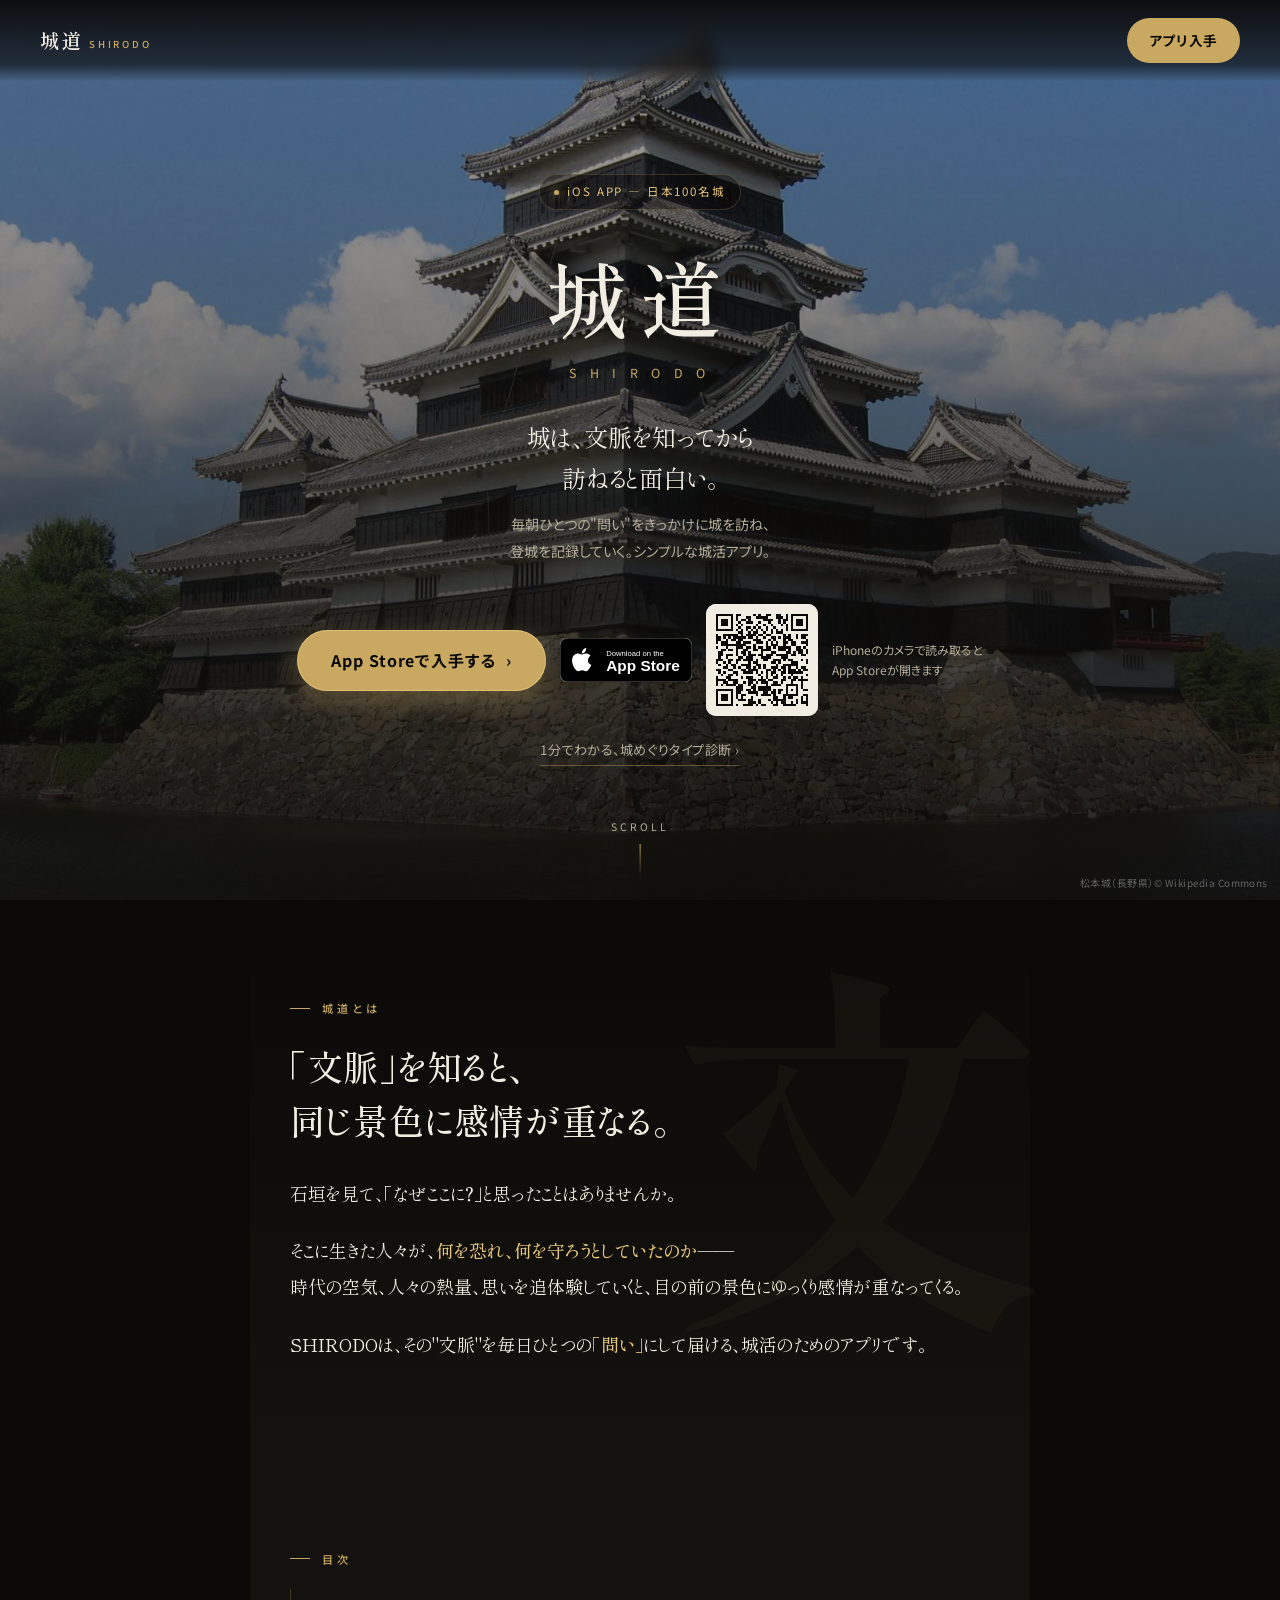
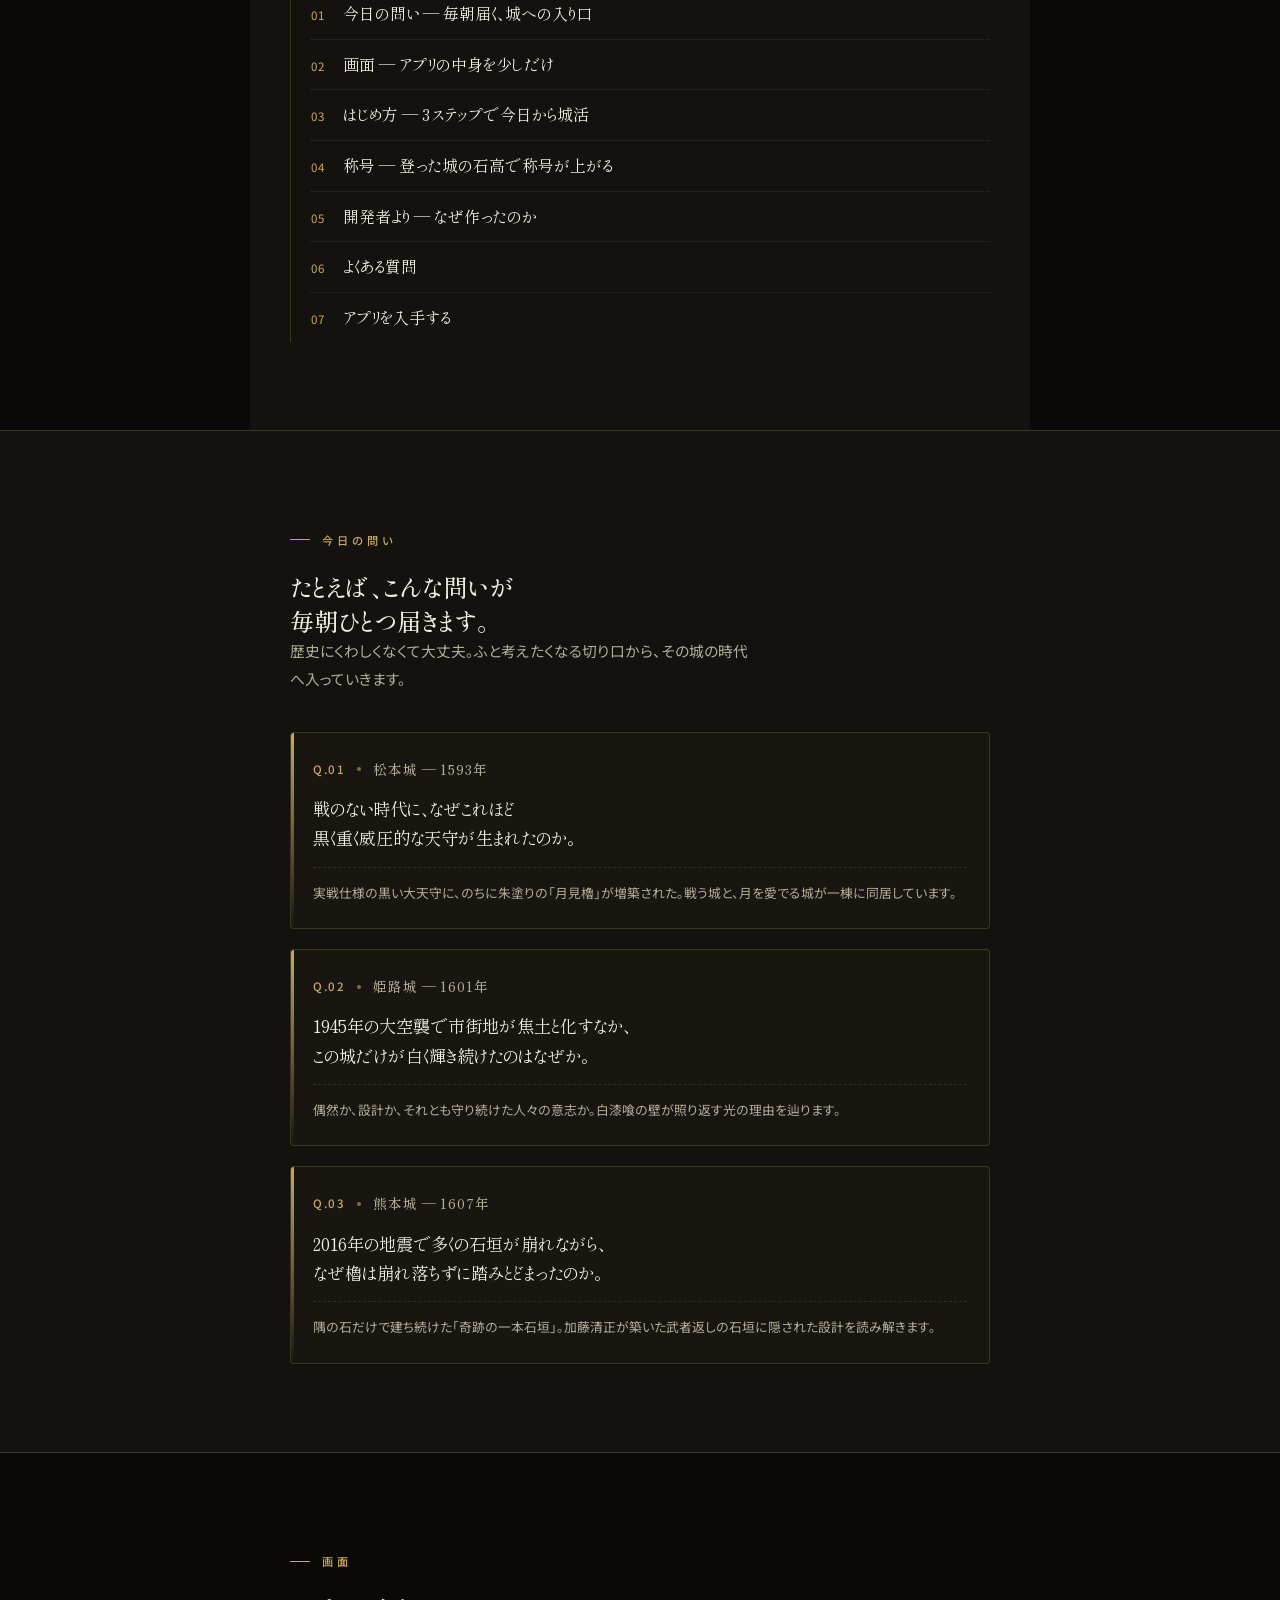
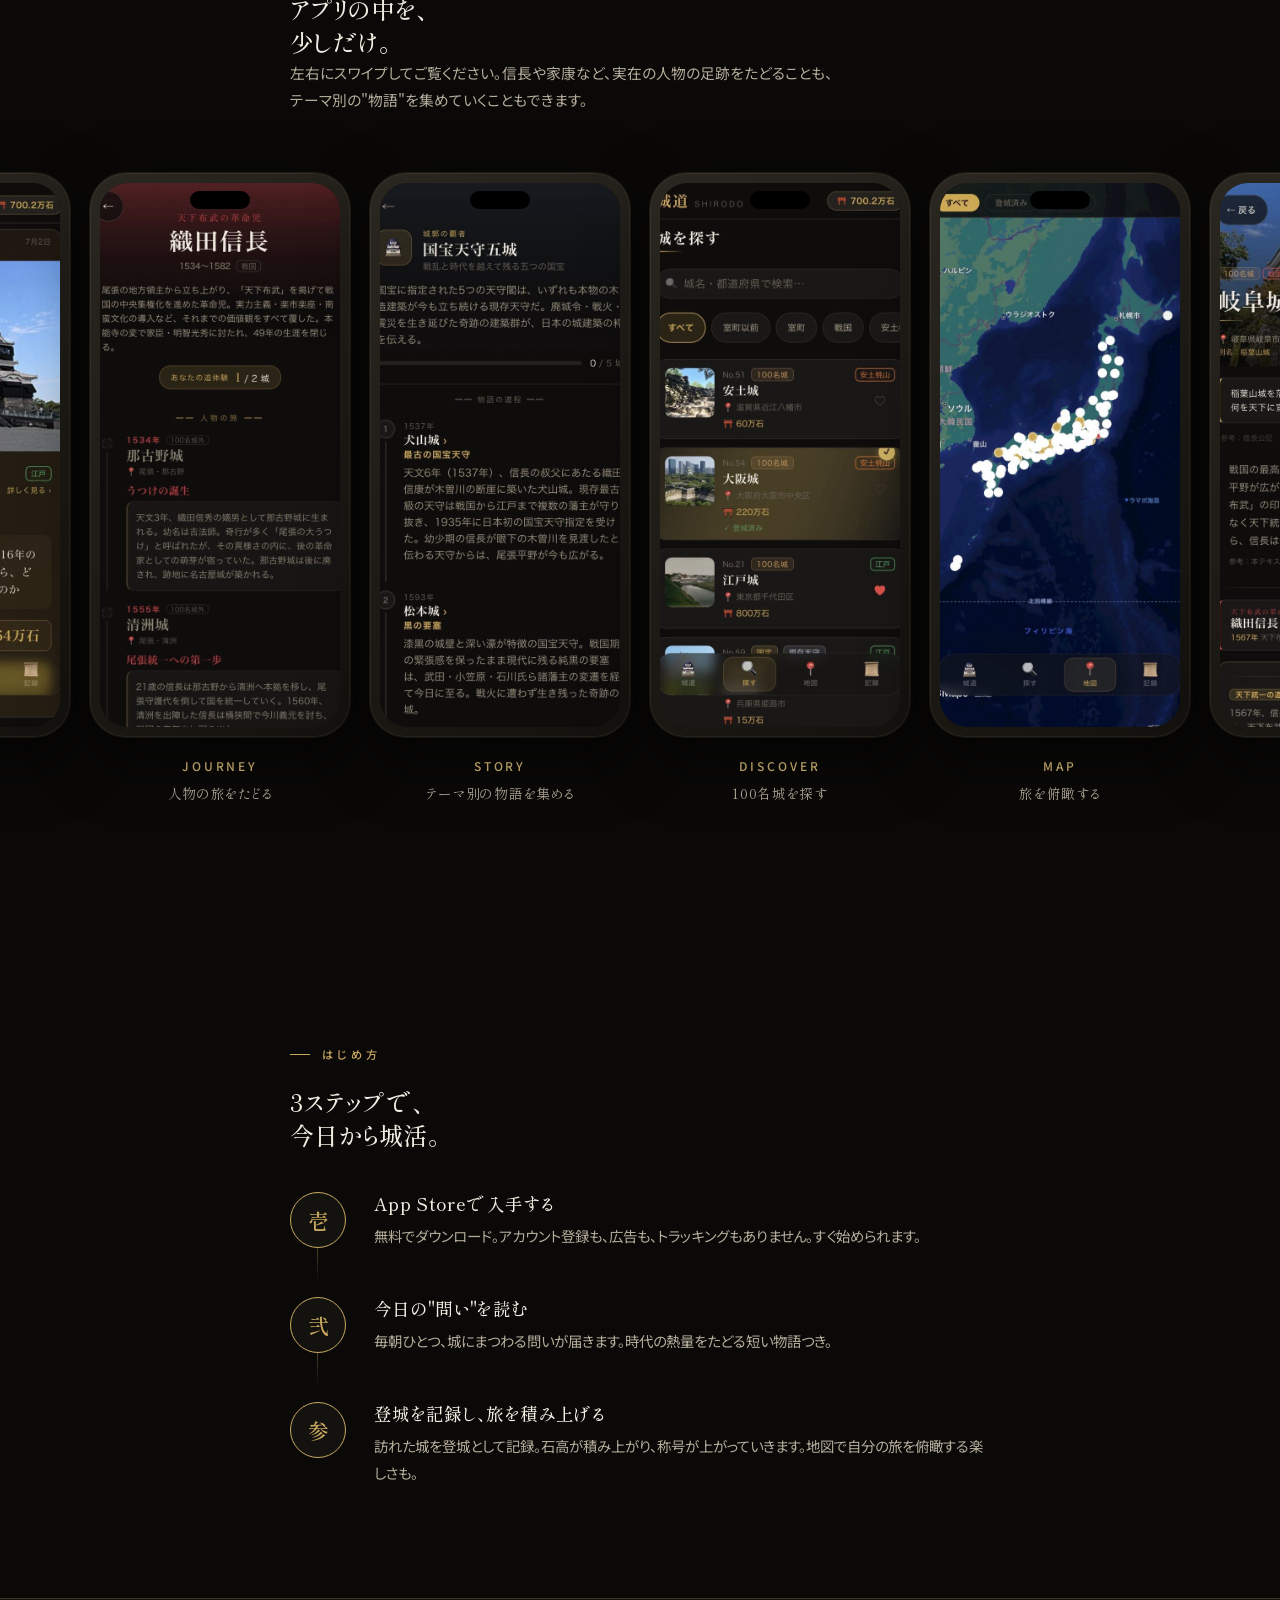
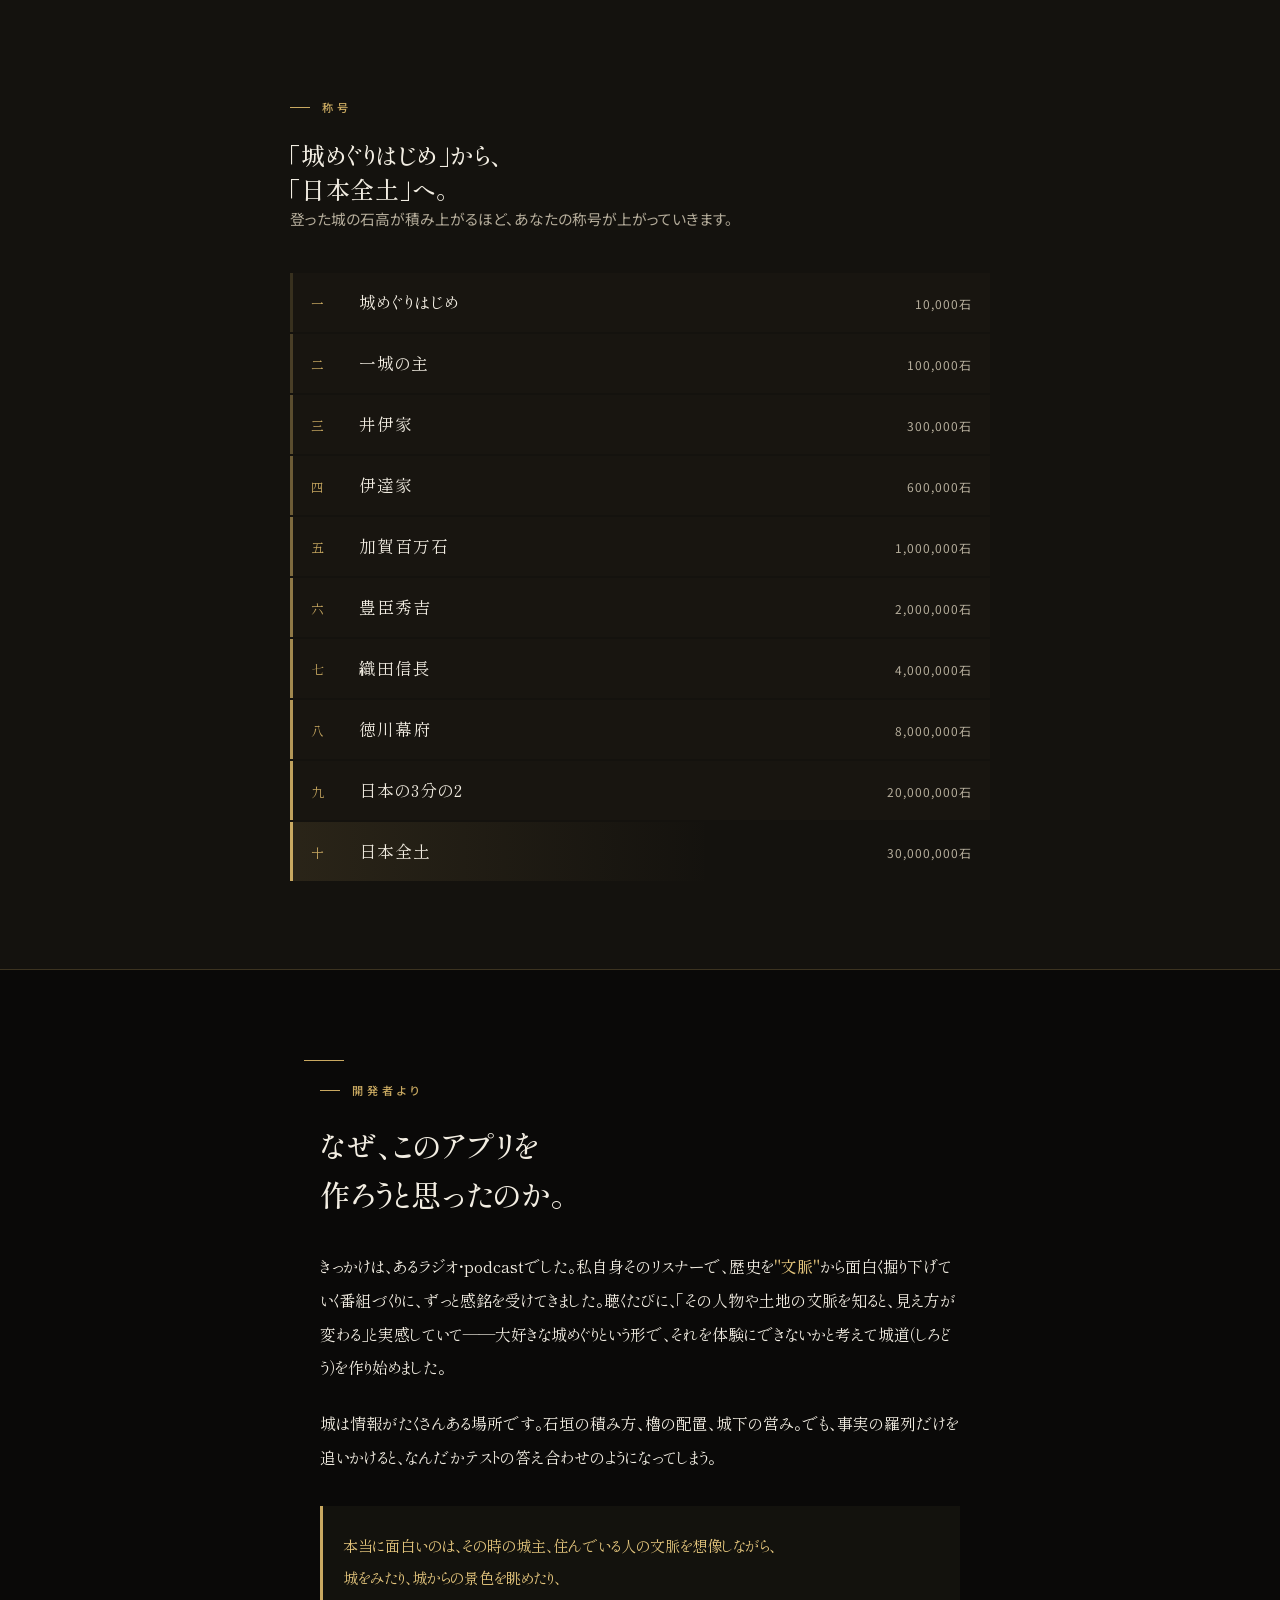
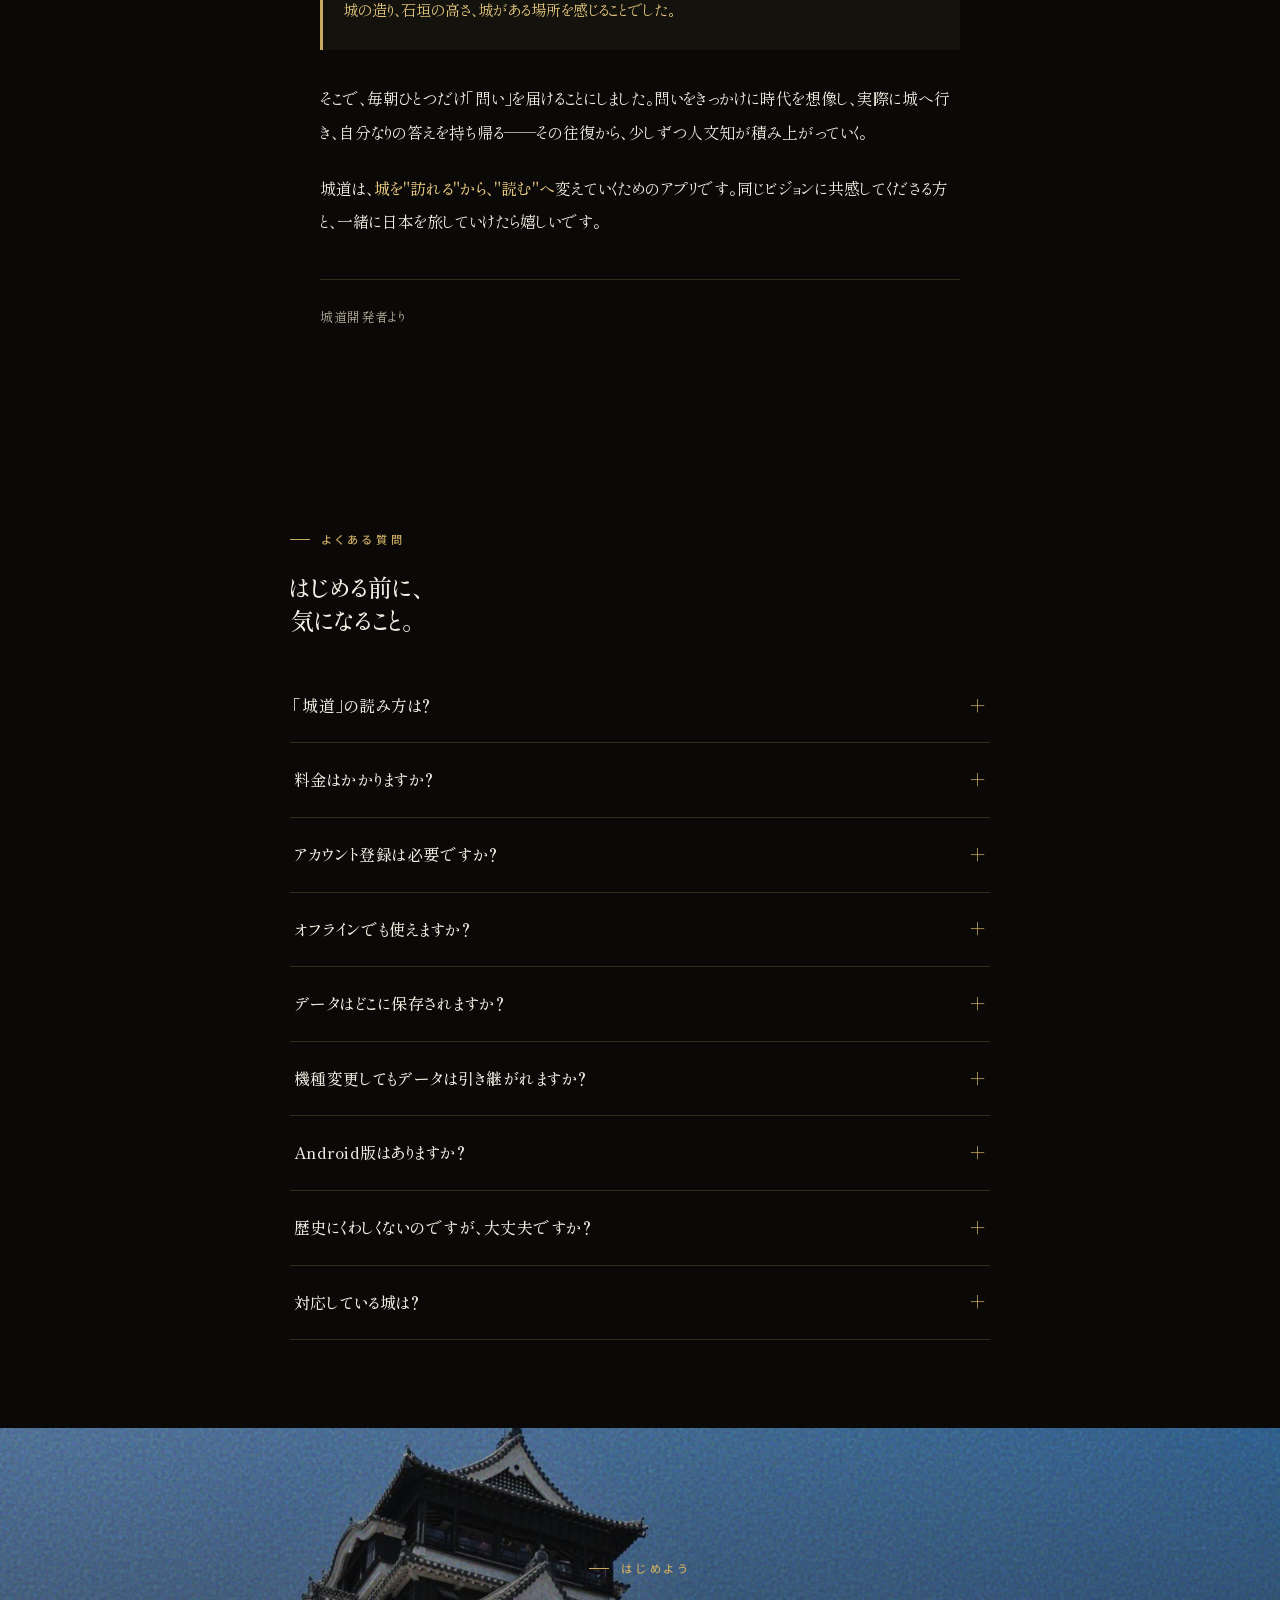
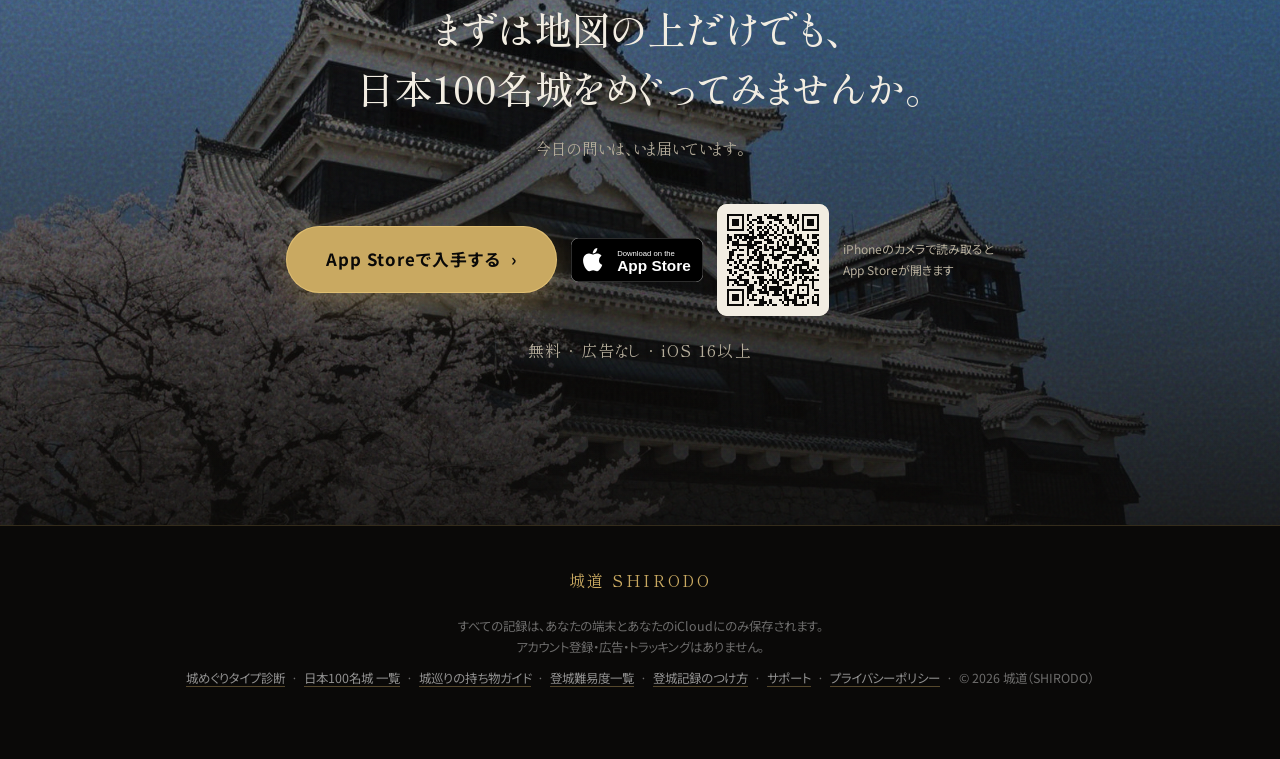
<file: index.html>
<!DOCTYPE html>
<html lang="ja">
<head>
<meta charset="UTF-8">
<meta name="viewport" content="width=device-width, initial-scale=1.0, viewport-fit=cover">
<title>城道（しろどう / SHIRODO）— 城めぐり記録アプリ｜文脈で城をめぐる</title>
<meta name="description" content="城は、文脈を知ってから訪ねると面白い。毎朝ひとつの「問い」をきっかけに城を訪ね、登城を記録していく城めぐり記録アプリ。城道（しろどう／SHIRODO）で、日本100名城をめぐる。">
<meta name="robots" content="index, follow">
<link rel="canonical" href="https://shirodo.com/">
<meta property="og:title" content="城道（SHIRODO）— 文脈で城をめぐる城めぐり記録アプリ">
<meta property="og:description" content="城は、文脈を知ってから訪ねると面白い。毎朝ひとつの「問い」をきっかけに城を訪ね、登城を記録していく城めぐり記録アプリ。">
<meta property="og:image" content="https://shirodo.com/assets/matsumoto-castle.jpg">
<meta property="og:image:width" content="1600">
<meta property="og:image:height" content="1200">
<meta property="og:image:alt" content="松本城の天守">
<meta property="og:url" content="https://shirodo.com/">
<meta property="og:type" content="website">
<meta property="og:site_name" content="城道（SHIRODO）">
<meta property="og:locale" content="ja_JP">
<meta name="twitter:card" content="summary_large_image">
<meta name="twitter:title" content="城道（SHIRODO）— 文脈で城をめぐる城めぐり記録アプリ">
<meta name="twitter:description" content="城は、文脈を知ってから訪ねると面白い。毎朝ひとつの「問い」をきっかけに城を訪ね、登城を記録していく城めぐり記録アプリ。">
<meta name="twitter:image" content="https://shirodo.com/assets/matsumoto-castle.jpg">
<script type="application/ld+json">
{
  "@context": "https://schema.org",
  "@type": "MobileApplication",
  "name": "城道（SHIRODO）",
  "alternateName": ["SHIRODO", "シロドウ", "しろどう", "城道アプリ", "shirodo"],
  "url": "https://shirodo.com/",
  "operatingSystem": "iOS 16以降",
  "applicationCategory": "TravelApplication",
  "inLanguage": "ja-JP",
  "description": "城は、文脈を知ってから訪ねると面白い。毎朝ひとつの「問い」をきっかけに城を訪ね、登城を記録していく城めぐり記録アプリ。日本100名城をめぐる。",
  "image": "https://shirodo.com/assets/matsumoto-castle.jpg",
  "screenshot": [
    "https://shirodo.com/assets/screen-today.jpg",
    "https://shirodo.com/assets/screen-nobunaga.jpg",
    "https://shirodo.com/assets/screen-storyline.jpg",
    "https://shirodo.com/assets/screen-search.jpg",
    "https://shirodo.com/assets/screen-map.jpg",
    "https://shirodo.com/assets/screen-detail.jpg"
  ],
  "featureList": [
    "毎朝ひとつの「問い」で城の文脈を学ぶ",
    "日本100名城の登城記録",
    "織田信長・徳川家康など人物の足跡をたどる旅",
    "テーマ別の「物語録」を集める",
    "地図で自分の旅を俯瞰",
    "石高に応じた称号システム",
    "広告なし・トラッキングなし・アカウント登録不要"
  ],
  "author": {
    "@id": "https://shirodo.com/#author"
  },
  "downloadUrl": "https://apps.apple.com/app/id6781983836",
  "installUrl": "https://apps.apple.com/app/id6781983836",
  "sameAs": [
    "https://apps.apple.com/jp/app/id6781983836",
    "https://github.com/katsuhikosakata29-max/shirodo-lp"
  ],
  "offers": {
    "@type": "Offer",
    "price": "0",
    "priceCurrency": "JPY"
  }
}
</script>
<script type="application/ld+json">
{
  "@context": "https://schema.org",
  "@type": "FAQPage",
  "inLanguage": "ja-JP",
  "mainEntity": [
    {
      "@type": "Question",
      "name": "「城道」の読み方は？",
      "acceptedAnswer": {
        "@type": "Answer",
        "text": "アプリ名の「城道」は「しろどう」と読みます。英語表記はSHIRODOです。一般的な言葉としての「城道」は「じょうどう」（城へ通じる道や城内の通路）と読まれることもありますが、日本100名城の登城記録アプリの名前としては「しろどう（SHIRODO）」と読みます。"
      }
    },
    {
      "@type": "Question",
      "name": "料金はかかりますか？",
      "acceptedAnswer": {
        "@type": "Answer",
        "text": "城道（SHIRODO）は無料でお使いいただけます。アプリ内広告もありません。"
      }
    },
    {
      "@type": "Question",
      "name": "アカウント登録は必要ですか？",
      "acceptedAnswer": {
        "@type": "Answer",
        "text": "アカウント登録は不要です。城道（SHIRODO）はダウンロード後すぐに使い始められ、個人情報の入力もありません。"
      }
    },
    {
      "@type": "Question",
      "name": "オフラインでも使えますか？",
      "acceptedAnswer": {
        "@type": "Answer",
        "text": "城道（SHIRODO）は「今日の問い」の取得時に通信が必要ですが、一度読み込んだ内容や登城記録は、電波の届かない城でもオフラインで確認できます。"
      }
    },
    {
      "@type": "Question",
      "name": "データはどこに保存されますか？",
      "acceptedAnswer": {
        "@type": "Answer",
        "text": "城道（SHIRODO）の登城記録・メモの中身は、あなたの端末とあなたのiCloudにのみ保存され、開発者のサーバーには送信されません。アプリ改善のため、個人を特定しない利用状況・不具合情報のみ送信します（メモの本文など記録の中身は含まれません）。広告目的のトラッキングは行いません。"
      }
    },
    {
      "@type": "Question",
      "name": "機種変更してもデータは引き継がれますか？",
      "acceptedAnswer": {
        "@type": "Answer",
        "text": "はい、引き継がれます。城道（SHIRODO）の登城記録・メモはあなたのiCloudに自動で保存されるため、同じApple Accountの新しいiPhoneにアプリを入れるだけで引き継がれます。特別な移行作業は不要です。"
      }
    },
    {
      "@type": "Question",
      "name": "Android版はありますか？",
      "acceptedAnswer": {
        "@type": "Answer",
        "text": "城道（SHIRODO）は現在iOSのみでの提供です。Android版の予定は現時点ではありませんが、ご要望が多ければ検討します。"
      }
    },
    {
      "@type": "Question",
      "name": "歴史にくわしくないのですが、大丈夫ですか？",
      "acceptedAnswer": {
        "@type": "Answer",
        "text": "はい、大丈夫です。城道（SHIRODO）は「なぜ？」から入る問いなので、教科書的な歴史知識は必要ありません。むしろ詳しくない方にこそ楽しんでいただけるアプリです。ふと考えたくなる切り口から城の世界へ入っていきます。"
      }
    },
    {
      "@type": "Question",
      "name": "対応している城は？",
      "acceptedAnswer": {
        "@type": "Answer",
        "text": "城道（SHIRODO）は、日本100名城（公益財団法人日本城郭協会選定）の全100城を収録しています。続日本100名城への対応は、順次検討中です。"
      }
    }
  ]
}
</script>
<script type="application/ld+json">
{
  "@context": "https://schema.org",
  "@type": "WebSite",
  "name": "城道（SHIRODO）",
  "alternateName": ["SHIRODO", "シロドウ", "しろどう", "城道アプリ", "shirodo"],
  "url": "https://shirodo.com/",
  "inLanguage": "ja-JP",
  "sameAs": [
    "https://apps.apple.com/jp/app/id6781983836",
    "https://github.com/katsuhikosakata29-max/shirodo-lp"
  ],
  "publisher": {
    "@id": "https://shirodo.com/#author"
  }
}
</script>
<script type="application/ld+json">
{
  "@context": "https://schema.org",
  "@type": "Person",
  "@id": "https://shirodo.com/#author",
  "name": "城道（SHIRODO）開発者",
  "url": "https://shirodo.com/",
  "description": "日本100名城の登城記録アプリ「城道（SHIRODO）」の開発者。自身も城をめぐりながら、城を「文脈から読む」体験を設計している。",
  "knowsAbout": ["日本100名城", "城郭", "城めぐり", "iOSアプリ開発"],
  "sameAs": [
    "https://github.com/katsuhikosakata29-max",
    "https://apps.apple.com/jp/app/id6781983836"
  ]
}
</script>

<link rel="preload" as="image" href="assets/matsumoto-castle.jpg" fetchpriority="high">

<!-- shared:head -->
<meta name="apple-itunes-app" content="app-id=6781983836">
<link rel="icon" href="data:image/svg+xml,<svg xmlns=%22http://www.w3.org/2000/svg%22 viewBox=%220 0 100 100%22><text y=%22.9em%22 font-size=%2290%22>🏯</text></svg>">
<link rel="preconnect" href="https://fonts.googleapis.com">
<link rel="preconnect" href="https://fonts.gstatic.com" crossorigin>
<link rel="stylesheet" href="https://fonts.googleapis.com/css2?family=Noto+Serif+JP:wght@400;500;600;700&family=Noto+Sans+JP:wght@400;500;700&family=Shippori+Mincho:wght@500;600;700&display=swap">
<link rel="stylesheet" href="/assets/site.css?v=cac5b0cf">
<!-- /shared:head -->

<style>
  /* =========================================================
     城道 A案：静謐な巻物
     - モバイルファースト（375px基準）
     - タイポグラフィ2種類のみ：Shippori Mincho（見出し）＋ Noto Sans JP（本文）
     - 黒×金の武家的世界観を維持しつつ、朱の差し色を追加
     ========================================================= */
          body {
    background: var(--sumi);
    color: var(--washi);
    font-family: var(--f-sans);
    font-weight: 400;
    line-height: 1.85;
    font-feature-settings: "palt";
    -webkit-font-smoothing: antialiased;
    overflow-x: hidden;
  }
  h1, h2, h3, h4 { font-family: var(--f-serif); font-weight: 500; line-height: 1.4; letter-spacing: 0.02em; }
    img { max-width: 100%; display: block; }

  /* ======= ナビゲーション（追従） ======= */
  .nav {
    position: fixed; top: 0; left: 0; right: 0; z-index: 50;
    padding: 14px 20px;
    background: linear-gradient(to bottom, rgba(10,9,8,0.95), rgba(10,9,8,0.6) 80%, transparent);
    backdrop-filter: blur(8px);
    -webkit-backdrop-filter: blur(8px);
    display: flex; align-items: center; justify-content: space-between;
    transition: background 0.3s;
  }
  .nav-brand {
    font-family: var(--f-serif);
    font-size: 1.05rem;
    letter-spacing: 0.14em;
    color: var(--washi);
    font-weight: 600;
  }
  .nav-brand small {
    font-size: 0.6rem;
    color: var(--gold);
    letter-spacing: 0.28em;
    margin-left: 6px;
    font-family: var(--f-sans);
    font-weight: 500;
  }
  .nav-cta {
    /* 読み物ページ用の枠線（assets/site.css）を打ち消す。トップは塗りボタン */
    border: 0;
    padding: 8px 18px;
    font-size: 0.8rem;
    font-weight: 700;
    background: var(--gold);
    color: var(--sumi);
    border-radius: 999px;
    letter-spacing: 0.05em;
  }

  /* ======= ヒーロー ======= */
  .hero {
    position: relative;
    min-height: 100vh;
    min-height: 100svh;
    display: flex;
    flex-direction: column;
    align-items: center;
    justify-content: center;
    text-align: center;
    padding: 100px 24px 120px;
    overflow: hidden;
    isolation: isolate;
  }
  .hero::before {
    content: "";
    position: absolute; inset: 0; z-index: -2;
    background:
      linear-gradient(180deg, rgba(10,9,8,0.35) 0%, rgba(10,9,8,0.55) 40%, rgba(10,9,8,0.92) 100%),
      url('assets/matsumoto-castle.jpg') center 30%/cover no-repeat;
  }
  /* ノイズテクスチャ */
  .hero::after {
    content: "";
    position: absolute; inset: 0; z-index: -1;
    background-image: url("data:image/svg+xml,%3Csvg viewBox='0 0 200 200' xmlns='http://www.w3.org/2000/svg'%3E%3Cfilter id='n'%3E%3CfeTurbulence type='fractalNoise' baseFrequency='0.9' numOctaves='2'/%3E%3CfeColorMatrix values='0 0 0 0 0.85 0 0 0 0 0.7 0 0 0 0 0.4 0 0 0 0.06 0'/%3E%3C/filter%3E%3Crect width='100%25' height='100%25' filter='url(%23n)'/%3E%3C/svg%3E");
    opacity: 0.5; mix-blend-mode: overlay; pointer-events: none;
  }
  .hero-badge {
    display: inline-flex; align-items: center; gap: 8px;
    padding: 6px 14px;
    border: 1px solid var(--line);
    border-radius: 999px;
    font-size: 0.72rem;
    color: var(--gold-bright);
    letter-spacing: 0.16em;
    margin-bottom: 28px;
    background: rgba(10,9,8,0.4);
  }
  .hero-badge::before {
    content: ""; width: 5px; height: 5px; background: var(--gold); border-radius: 50%;
    box-shadow: 0 0 8px var(--gold);
  }
  .hero h1 {
    font-size: clamp(3rem, 14vw, 4.6rem);
    letter-spacing: 0.15em;
    margin: 0 0 8px;
    text-shadow: 0 4px 20px rgba(0,0,0,0.6);
  }
  .hero .brand-en {
    font-family: var(--f-sans);
    font-size: 0.78rem;
    letter-spacing: 0.42em;
    color: var(--gold);
    margin-bottom: 32px;
    display: block;
  }
  .hero-tagline {
    font-family: var(--f-serif);
    font-size: clamp(1.1rem, 4.6vw, 1.5rem);
    line-height: 1.7;
    color: var(--washi);
    max-width: 20em;
    margin: 0 auto 12px;
    text-wrap: pretty;
  }
  .hero-sub {
    font-size: 0.88rem;
    color: var(--washi-dim);
    max-width: 26em;
    margin: 0 auto 40px;
    line-height: 1.9;
  }
  .hero-ctas {
    display: flex;
    flex-direction: column;
    gap: 14px;
    align-items: center;
  }
  .cta-primary {
    display: inline-flex;
    align-items: center;
    gap: 10px;
    background: var(--gold);
    color: var(--sumi);
    font-weight: 700;
    padding: 16px 34px;
    border-radius: 999px;
    font-size: 1rem;
    letter-spacing: 0.06em;
    box-shadow: 0 8px 30px rgba(201,169,97,0.35), 0 0 0 1px rgba(255,220,140,0.4) inset;
    transition: transform 0.15s, box-shadow 0.15s;
    min-height: 52px;
  }
  .cta-primary:hover { transform: translateY(-2px); box-shadow: 0 12px 40px rgba(201,169,97,0.5), 0 0 0 1px rgba(255,220,140,0.6) inset; }
  .cta-primary:active { transform: scale(0.97); }
  .cta-primary .arrow { transition: transform 0.2s; }
  .cta-primary:hover .arrow { transform: translateX(4px); }

  .apple-badge {
    display: inline-block;
    height: 44px;
    transition: opacity 0.15s;
  }
  .apple-badge:hover { opacity: 0.85; }
  .apple-badge svg { height: 100%; width: auto; display: block; }

  /* PC訪問者はその場でインストールできないため、iPhoneへの受け渡しにQRを出す */
  .qr-card { display: none; }
  @media (min-width: 768px) {
    .qr-card { display: flex; align-items: center; gap: 14px; }
    /* QRは assets/appstore-qr.svg（キャンペーン LP-QR、余白込み）。PCでボタンを押したときのダイアログと同じ画像 */
    .qr-box {
      background: #f2ede2;
      border-radius: 10px;
      overflow: hidden;
      width: 112px;
      height: 112px;
      flex: none;
    }
    .qr-box img { width: 100%; height: 100%; display: block; }
    .qr-card span {
      font-size: 0.75rem;
      color: var(--washi-dim);
      line-height: 1.7;
      text-align: left;
      white-space: nowrap;
    }
  }

  .hero-shindan {
    display: inline-flex;
    align-items: center;
    gap: 6px;
    margin-top: 22px;
    font-size: 0.82rem;
    color: var(--washi-dim);
    border-bottom: 1px solid rgba(201,169,97,0.4);
    padding-bottom: 2px;
    letter-spacing: 0.04em;
    transition: color 0.15s, border-color 0.15s;
  }
  .hero-shindan:hover { color: var(--gold-bright); border-color: var(--gold); }

  .hero-scroll {
    position: absolute; bottom: 24px; left: 50%; transform: translateX(-50%);
    font-size: 0.65rem; letter-spacing: 0.3em; color: var(--washi-dim);
    display: flex; flex-direction: column; align-items: center; gap: 8px;
  }
  .hero-scroll::after {
    content: ""; width: 1px; height: 32px;
    background: linear-gradient(to bottom, var(--gold), transparent);
    animation: pulse-line 2s ease-in-out infinite;
  }
  @keyframes pulse-line {
    0%, 100% { opacity: 0.4; transform: scaleY(0.8); }
    50% { opacity: 1; transform: scaleY(1); }
  }
  .photo-credit {
    position: absolute; bottom: 8px; right: 12px;
    font-size: 0.62rem; color: rgba(255,255,255,0.35);
    letter-spacing: 0.05em;
  }

  /* ======= 汎用セクション ======= */
  .section {
    padding: 88px 24px;
    max-width: 780px;
    margin: 0 auto;
    position: relative;
  }
  .section-eyebrow {
    font-size: 0.7rem;
    letter-spacing: 0.35em;
    color: var(--gold);
    display: inline-flex;
    align-items: center;
    gap: 12px;
    margin-bottom: 20px;
    font-weight: 500;
  }
  .section-eyebrow::before {
    content: ""; width: 20px; height: 1px; background: var(--gold);
  }
  .section h2 {
    font-size: clamp(1.6rem, 6.5vw, 2.2rem);
    line-height: 1.55;
    margin-bottom: 28px;
    text-wrap: balance;
  }
  .section .lead-copy {
    font-family: var(--f-serif);
    font-size: clamp(1rem, 3.8vw, 1.12rem);
    color: var(--washi);
    line-height: 2;
    text-wrap: pretty;
  }
  .section .lead-copy p + p { margin-top: 1.2em; }
  .accent {
    color: var(--gold-bright);
    font-weight: 500;
  }

  /* ======= 目次 ======= */
  section[id] { scroll-margin-top: 80px; }
  .toc-section { background: var(--sumi-2); }
  .toc-nav { border-left: 1px solid var(--line); padding-left: 20px; }
  .toc-nav a {
    display: flex; align-items: baseline; gap: 14px;
    padding: 10px 0;
    font-family: var(--f-serif);
    font-size: 1rem;
    color: var(--washi);
    border-bottom: 1px dotted rgba(201,169,97,0.18);
    transition: color 0.15s;
  }
  .toc-nav a:last-child { border-bottom: none; }
  .toc-nav a:hover { color: var(--gold-bright); }
  .toc-nav .num {
    font-size: 0.72rem; color: var(--gold); letter-spacing: 0.1em;
    font-family: var(--f-sans); flex: none; width: 1.6em;
  }

  /* ======= 「文脈」思想セクション ======= */
  .philosophy {
    background: linear-gradient(180deg, var(--sumi) 0%, var(--sumi-2) 100%);
    position: relative;
  }
  .philosophy::before {
    content: "文";
    position: absolute;
    top: 40px; right: -20px;
    font-family: var(--f-serif);
    font-size: 24rem;
    color: rgba(201,169,97,0.04);
    line-height: 1;
    pointer-events: none;
    font-weight: 700;
  }

  /* ======= 「今日の問い」実例 ======= */
  .questions {
    background: var(--sumi-2);
    border-top: 1px solid var(--line);
    border-bottom: 1px solid var(--line);
    padding: 88px 0;
  }
  .questions-inner { max-width: 780px; margin: 0 auto; padding: 0 24px; }
  .questions-list {
    display: flex;
    flex-direction: column;
    gap: 20px;
    margin-top: 40px;
  }
  .q-card {
    background: rgba(30,26,20,0.5);
    border: 1px solid var(--line);
    border-radius: 4px;
    padding: 24px 22px;
    position: relative;
    overflow: hidden;
  }
  .q-card::before {
    content: "";
    position: absolute; left: 0; top: 0; bottom: 0; width: 3px;
    background: linear-gradient(to bottom, var(--gold), transparent);
  }
  .q-meta {
    display: flex; align-items: center; gap: 12px;
    font-size: 0.72rem; color: var(--gold);
    letter-spacing: 0.14em;
    margin-bottom: 12px;
    font-weight: 500;
  }
  .q-meta .dot { width: 4px; height: 4px; background: var(--gold-bright); border-radius: 50%; opacity: 0.5; }
  .q-castle {
    color: var(--washi-dim);
    font-family: var(--f-serif);
    font-size: 0.85rem;
    letter-spacing: 0.06em;
  }
  .q-body {
    font-family: var(--f-serif);
    font-size: 1.08rem;
    line-height: 1.7;
    color: var(--washi);
    text-wrap: pretty;
  }
  .q-hint {
    margin-top: 14px;
    font-size: 0.8rem;
    color: var(--washi-dim);
    line-height: 1.75;
    padding-top: 14px;
    border-top: 1px dashed rgba(201,169,97,0.15);
  }

  /* ======= アプリのスクリーンショットギャラリー ======= */
  .screens {
    padding: 88px 0 100px;
    background: var(--sumi);
  }
  .screens-head { max-width: 780px; margin: 0 auto; padding: 0 24px 40px; }
  .screens-scroll {
    display: flex;
    gap: 20px;
    padding: 20px 24px 40px;
    overflow-x: auto;
    scroll-snap-type: x mandatory;
    -webkit-overflow-scrolling: touch;
    scrollbar-width: none;
  }
  .screens-scroll::-webkit-scrollbar { display: none; }
  .phone {
    flex: 0 0 260px;
    scroll-snap-align: center;
    position: relative;
  }
  .phone-frame {
    width: 100%;
    aspect-ratio: 9 / 19.5;
    border-radius: 36px;
    background: linear-gradient(145deg, #2a2620, #14120e);
    padding: 10px;
    box-shadow:
      0 20px 60px rgba(0,0,0,0.6),
      0 0 0 1px rgba(201,169,97,0.15),
      inset 0 0 0 1px rgba(255,255,255,0.06);
    position: relative;
  }
  .phone-screen {
    width: 100%;
    height: 100%;
    border-radius: 28px;
    background: var(--sumi-2);
    overflow: hidden;
    position: relative;
    display: flex;
    flex-direction: column;
  }
  .phone-shot {
    width: 100%;
    height: 100%;
    object-fit: cover;
    object-position: top center;
    display: block;
  }
  .phone-notch {
    position: absolute;
    top: 8px; left: 50%; transform: translateX(-50%);
    width: 60px; height: 18px;
    background: #000;
    border-radius: 999px;
    z-index: 10;
  }
  .phone-caption {
    text-align: center;
    margin-top: 18px;
    font-size: 0.85rem;
    color: var(--washi-dim);
    font-family: var(--f-serif);
    letter-spacing: 0.05em;
  }
  .phone-caption strong {
    display: block;
    color: var(--gold-bright);
    font-size: 0.75rem;
    font-family: var(--f-sans);
    letter-spacing: 0.24em;
    margin-bottom: 4px;
    font-weight: 500;
  }

  /* ======= 使い方 3ステップ ======= */
  .howto { padding: 88px 24px; max-width: 780px; margin: 0 auto; }
  .steps { display: flex; flex-direction: column; gap: 24px; margin-top: 40px; }
  .step {
    display: grid;
    grid-template-columns: 44px 1fr;
    gap: 20px;
    align-items: start;
    padding-bottom: 24px;
    position: relative;
  }
  .step:not(:last-child)::after {
    content: "";
    position: absolute;
    left: 21px; top: 44px; bottom: -12px;
    width: 1px;
    background: linear-gradient(to bottom, var(--gold) 0%, transparent 90%);
    opacity: 0.35;
  }
  .step-num {
    width: 44px; height: 44px;
    display: flex; align-items: center; justify-content: center;
    border: 1px solid var(--gold);
    border-radius: 50%;
    font-family: var(--f-serif);
    font-size: 1.15rem;
    color: var(--gold);
    font-weight: 600;
    background: var(--sumi-2);
    position: relative;
    z-index: 1;
  }
  .step-body h3 {
    font-size: 1.1rem;
    color: var(--washi);
    margin-bottom: 6px;
  }
  .step-body p {
    color: var(--washi-dim);
    font-size: 0.9rem;
    line-height: 1.85;
  }

  /* ======= 称号ステップ - 独立ビジュアル ======= */
  .titles {
    background: var(--sumi-2);
    padding: 88px 0;
    border-top: 1px solid var(--line);
    border-bottom: 1px solid var(--line);
  }
  .titles-inner { max-width: 780px; margin: 0 auto; padding: 0 24px; }
  .titles-ladder {
    margin-top: 40px;
    display: flex; flex-direction: column;
    gap: 2px;
  }
  .ladder-item {
    display: grid;
    grid-template-columns: auto 1fr auto;
    gap: 16px;
    align-items: baseline;
    padding: 14px 18px;
    background: rgba(30,26,20,0.4);
    border-left: 3px solid transparent;
    transition: background 0.2s;
  }
  .ladder-item:nth-child(1) { border-left-color: rgba(201,169,97,0.18); }
  .ladder-item:nth-child(2) { border-left-color: rgba(201,169,97,0.28); }
  .ladder-item:nth-child(3) { border-left-color: rgba(201,169,97,0.38); }
  .ladder-item:nth-child(4) { border-left-color: rgba(201,169,97,0.48); }
  .ladder-item:nth-child(5) { border-left-color: rgba(201,169,97,0.58); }
  .ladder-item:nth-child(6) { border-left-color: rgba(201,169,97,0.68); }
  .ladder-item:nth-child(7) { border-left-color: rgba(201,169,97,0.78); }
  .ladder-item:nth-child(8) { border-left-color: rgba(201,169,97,0.88); }
  .ladder-item:nth-child(9) { border-left-color: rgba(201,169,97,0.95); }
  .ladder-item:nth-child(10) {
    border-left-color: var(--gold);
    background: linear-gradient(90deg, rgba(201,169,97,0.12), transparent 60%);
  }
  .ladder-num {
    font-family: var(--f-serif);
    color: var(--gold);
    font-size: 0.8rem;
    min-width: 32px;
    letter-spacing: 0.06em;
    flex-shrink: 0;
  }
  .ladder-name {
    font-family: var(--f-serif);
    font-size: 1.05rem;
    color: var(--washi);
    letter-spacing: 0.06em;
  }
  .ladder-koku {
    font-size: 0.75rem;
    color: var(--washi-dim);
    letter-spacing: 0.08em;
    text-align: right;
    white-space: nowrap;
  }

  /* ======= 開発者の想い ======= */
  .story {
    padding: 100px 24px;
    max-width: 720px;
    margin: 0 auto;
    position: relative;
  }
  .story::before {
    content: "";
    position: absolute;
    left: 24px; top: 90px;
    width: 40px; height: 1px;
    background: var(--gold);
  }
  .story h2 {
    font-size: clamp(1.5rem, 5.5vw, 1.9rem);
    margin-bottom: 32px;
    line-height: 1.6;
    text-wrap: balance;
  }
  .story-body {
    font-family: var(--f-serif);
    font-size: 1rem;
    line-height: 2.1;
    color: var(--washi);
  }
  .story-body p + p { margin-top: 1.4em; }
  .story-quote {
    padding: 24px 20px;
    margin: 32px 0;
    border-left: 3px solid var(--gold);
    background: rgba(201,169,97,0.05);
    font-size: 0.95rem;
    color: var(--gold-bright);
    font-style: normal;
  }
  .story-sign {
    margin-top: 40px;
    padding-top: 24px;
    border-top: 1px solid var(--line);
    font-size: 0.8rem;
    color: var(--washi-dim);
    letter-spacing: 0.05em;
  }
  .story-sign strong {
    display: block;
    color: var(--washi);
    font-family: var(--f-serif);
    font-size: 1rem;
    margin-bottom: 4px;
    letter-spacing: 0.08em;
  }

  /* ======= FAQ ======= */
  .faq {
    padding: 88px 24px;
    max-width: 780px;
    margin: 0 auto;
  }
  .faq-list { margin-top: 32px; }
  .faq-item {
    border-bottom: 1px solid var(--line);
  }
  .faq-item summary {
    padding: 22px 40px 22px 4px;
    font-size: 1rem;
    color: var(--washi);
    cursor: pointer;
    position: relative;
    list-style: none;
    font-weight: 500;
    font-family: var(--f-serif);
    letter-spacing: 0.03em;
    transition: color 0.2s;
  }
    .faq-item summary::after {
    content: "＋";
    position: absolute;
    right: 4px; top: 50%; transform: translateY(-50%);
    color: var(--gold);
    font-size: 1.2rem;
    transition: transform 0.3s;
  }
    .faq-item summary:hover { color: var(--gold-bright); }
  .faq-item .faq-body {
    padding: 0 4px 24px;
    color: var(--washi-dim);
    font-size: 0.9rem;
    line-height: 1.9;
  }

  /* ======= 最終CTA ======= */
  .final-cta {
    padding: 100px 24px;
    text-align: center;
    background:
      linear-gradient(180deg, rgba(10,9,8,0.4) 0%, rgba(10,9,8,0.9) 100%),
      url('assets/kumamoto-castle.jpg') center/cover fixed;
    position: relative;
  }
  .final-cta::before {
    content: "";
    position: absolute; inset: 0;
    background-image: url("data:image/svg+xml,%3Csvg viewBox='0 0 200 200' xmlns='http://www.w3.org/2000/svg'%3E%3Cfilter id='n'%3E%3CfeTurbulence type='fractalNoise' baseFrequency='0.9' numOctaves='2'/%3E%3CfeColorMatrix values='0 0 0 0 0.85 0 0 0 0 0.7 0 0 0 0 0.4 0 0 0 0 0.08 0'/%3E%3C/filter%3E%3Crect width='100%25' height='100%25' filter='url(%23n)'/%3E%3C/svg%3E");
    opacity: 0.5; mix-blend-mode: overlay; pointer-events: none;
  }
  .final-cta-inner { position: relative; max-width: 640px; margin: 0 auto; }
  .final-cta h2 {
    font-size: clamp(1.7rem, 6.5vw, 2.4rem);
    margin-bottom: 16px;
    text-wrap: balance;
    line-height: 1.55;
  }
  .final-cta p {
    color: var(--washi-dim);
    font-family: var(--f-serif);
    font-size: 1rem;
    margin-bottom: 40px;
    max-width: 24em;
    margin-left: auto; margin-right: auto;
  }
  .final-cta .cta-primary { font-size: 1.05rem; padding: 18px 40px; }
  .cta-note {
    margin-top: 20px;
    font-size: 0.75rem;
    color: var(--washi-dim);
    letter-spacing: 0.08em;
  }

  /* ======= フッター ======= */
  footer {
    text-align: center;
    padding: 40px 24px 60px;
    color: rgba(255,255,255,0.4);
    font-size: 0.78rem;
    background: var(--sumi);
    border-top: 1px solid var(--line);
  }
  footer p { margin-bottom: 10px; line-height: 1.7; }
    .footer-brand {
    font-family: var(--f-serif);
    font-size: 1rem;
    color: var(--gold);
    letter-spacing: 0.16em;
    margin-bottom: 20px;
    display: inline-block;
  }

  /* ======= 出現アニメーション ======= */
  .reveal {
    opacity: 0;
    transform: translateY(24px);
    transition: opacity 0.8s ease-out, transform 0.8s ease-out;
    transition-delay: 0.05s;
  }
  .reveal.in {
    opacity: 1;
    transform: translateY(0);
  }
  @media (prefers-reduced-motion: reduce) {
    .reveal { opacity: 1; transform: none; transition: none; }
    * { animation: none !important; transition: none !important; }
  }

  /* ======= PC対応 ======= */
  @media (min-width: 768px) {
    .nav { padding: 18px 40px; }
    .nav-brand { font-size: 1.2rem; }
    .nav-cta { padding: 10px 22px; font-size: 0.85rem; }
    .hero { padding: 120px 40px 80px; }
    .section, .howto, .story, .faq { padding-left: 40px; padding-right: 40px; }
    .questions-inner, .screens-head, .titles-inner { padding-left: 40px; padding-right: 40px; }
    .hero-ctas { flex-direction: row; flex-wrap: wrap; }
    .final-cta { padding: 120px 40px; }
    .final-cta-inner { max-width: 800px; }
    .phone { flex: 0 0 280px; }
    .screens-scroll { padding-left: 40px; padding-right: 40px; }
    .step { grid-template-columns: 56px 1fr; gap: 28px; }
    .step-num { width: 56px; height: 56px; font-size: 1.3rem; }
    .step:not(:last-child)::after { left: 27px; top: 56px; }
  }
  @media (min-width: 1024px) {
    .hero h1 { font-size: 5.2rem; }
    .screens-scroll { justify-content: center; overflow: visible; padding: 20px 40px 40px; }
    .phone { flex: 0 0 260px; }
  }
</style>
<!-- shared:scripts -->
<script defer src="/assets/analytics.js"></script>
<script defer src="/assets/appstore-qr.js"></script>
<!-- /shared:scripts -->
</head>
<body>

<!-- ============= NAV ============= -->
<!-- shared:nav -->
<nav class="nav">
  <div class="nav-brand">城道<small>SHIRODO</small></div>
  <a class="nav-cta" href="https://apps.apple.com/app/id6781983836">アプリ入手</a>
</nav>
<!-- /shared:nav -->

<!-- ============= HERO ============= -->
<header class="hero">
  <span class="hero-badge">iOS APP — 日本100名城</span>
  <h1 class="serif">城道<span class="visually-hidden">（しろどう・SHIRODO）— 文脈で城をめぐる、日本100名城の城めぐり記録アプリ</span></h1>
  <span class="brand-en" aria-hidden="true">S H I R O D O</span>
  <p class="hero-tagline">
    城は、文脈を知ってから<br>訪ねると面白い。
  </p>
  <p class="hero-sub">
    毎朝ひとつの"問い"をきっかけに城を訪ね、<br>
    登城を記録していく。シンプルな城活アプリ。
  </p>
  <div class="hero-ctas">
    <a class="cta-primary" href="https://apps.apple.com/app/id6781983836">
      App Storeで入手する
      <span class="arrow">›</span>
    </a>
    <a class="apple-badge" href="https://apps.apple.com/app/id6781983836" aria-label="Download on the App Store">
      <svg viewBox="0 0 120 40" xmlns="http://www.w3.org/2000/svg">
        <rect width="120" height="40" rx="7" fill="#000" stroke="#a8a8a8" stroke-width="0.5"/>
        <path d="M25.5 20.2c0-2.7 2.2-4 2.3-4.1-1.3-1.8-3.2-2.1-3.9-2.1-1.7-0.2-3.2 1-4.1 1-0.9 0-2.1-1-3.5-0.9-1.8 0-3.5 1-4.4 2.6-1.9 3.3-0.5 8.1 1.3 10.8 0.9 1.3 2 2.7 3.4 2.7 1.4-0.1 1.9-0.9 3.5-0.9 1.7 0 2.1 0.9 3.5 0.9 1.5 0 2.4-1.3 3.3-2.7 1.1-1.5 1.5-3 1.5-3.1-0.1-0.1-3-1.1-3-4.2zm-2.7-7.6c0.7-0.9 1.2-2.1 1.1-3.4-1 0.1-2.3 0.7-3 1.6-0.7 0.8-1.3 2.1-1.1 3.3 1.2 0.1 2.3-0.6 3-1.5z" fill="#fff"/>
        <text x="42" y="16" font-family="-apple-system, sans-serif" font-size="7" fill="#fff">Download on the</text>
        <text x="42" y="30" font-family="-apple-system, sans-serif" font-size="14" font-weight="600" fill="#fff">App Store</text>
      </svg>
    </a>
    <div class="qr-card">
      <div class="qr-box">
        <img src="/assets/appstore-qr.svg" width="112" height="112" alt="城道のApp StoreページのQRコード" loading="lazy">
      </div>
      <span>iPhoneのカメラで読み取ると<br>App Storeが開きます</span>
    </div>
  </div>
  <a class="hero-shindan" href="/shindan/">1分でわかる、城めぐりタイプ診断 ›</a>
  <span class="hero-scroll">SCROLL</span>
  <span class="photo-credit">松本城（長野県）© Wikipedia Commons</span>
</header>

<!-- ============= PHILOSOPHY ============= -->
<section class="section philosophy reveal">
  <span class="section-eyebrow">城道とは</span>
  <h2 class="serif">「文脈」を知ると、<br>同じ景色に感情が重なる。</h2>
  <div class="lead-copy">
    <p>石垣を見て、「なぜここに？」と思ったことはありませんか。</p>
    <p>
      そこに生きた人々が、<span class="accent">何を恐れ、何を守ろうとしていたのか</span>——<br>
      時代の空気、人々の熱量、思いを追体験していくと、目の前の景色にゆっくり感情が重なってくる。
    </p>
    <p>
      SHIRODOは、その"文脈"を毎日ひとつの<span class="accent">「問い」</span>にして届ける、城活のためのアプリです。
    </p>
  </div>
</section>

<!-- ============= 目次 ============= -->
<section class="section toc-section reveal">
  <span class="section-eyebrow">目次</span>
  <nav class="toc-nav" aria-label="ページ内目次">
    <a href="#questions"><span class="num">01</span>今日の問い — 毎朝届く、城への入り口</a>
    <a href="#screens"><span class="num">02</span>画面 — アプリの中身を少しだけ</a>
    <a href="#howto"><span class="num">03</span>はじめ方 — 3ステップで今日から城活</a>
    <a href="#titles"><span class="num">04</span>称号 — 登った城の石高で称号が上がる</a>
    <a href="#story"><span class="num">05</span>開発者より — なぜ作ったのか</a>
    <a href="#faq"><span class="num">06</span>よくある質問</a>
    <a href="#get"><span class="num">07</span>アプリを入手する</a>
  </nav>
</section>

<!-- ============= 今日の問い（実例） ============= -->
<section class="questions reveal" id="questions">
  <div class="questions-inner">
    <span class="section-eyebrow">今日の問い</span>
    <h2 class="serif">たとえば、こんな問いが<br>毎朝ひとつ届きます。</h2>
    <p style="color: var(--washi-dim); font-size: 0.92rem; max-width: 32em;">
      歴史にくわしくなくて大丈夫。ふと考えたくなる切り口から、その城の時代へ入っていきます。
    </p>
    <div class="questions-list">
      <article class="q-card">
        <div class="q-meta"><span>Q.01</span><span class="dot"></span><span class="q-castle">松本城 — 1593年</span></div>
        <p class="q-body">戦のない時代に、なぜこれほど<br>黒く重く威圧的な天守が生まれたのか。</p>
        <p class="q-hint">実戦仕様の黒い大天守に、のちに朱塗りの「月見櫓」が増築された。戦う城と、月を愛でる城が一棟に同居しています。</p>
      </article>
      <article class="q-card">
        <div class="q-meta"><span>Q.02</span><span class="dot"></span><span class="q-castle">姫路城 — 1601年</span></div>
        <p class="q-body">1945年の大空襲で市街地が焦土と化すなか、<br>この城だけが白く輝き続けたのはなぜか。</p>
        <p class="q-hint">偶然か、設計か、それとも守り続けた人々の意志か。白漆喰の壁が照り返す光の理由を辿ります。</p>
      </article>
      <article class="q-card">
        <div class="q-meta"><span>Q.03</span><span class="dot"></span><span class="q-castle">熊本城 — 1607年</span></div>
        <p class="q-body">2016年の地震で多くの石垣が崩れながら、<br>なぜ櫓は崩れ落ちずに踏みとどまったのか。</p>
        <p class="q-hint">隅の石だけで建ち続けた「奇跡の一本石垣」。加藤清正が築いた武者返しの石垣に隠された設計を読み解きます。</p>
      </article>
    </div>
  </div>
</section>

<!-- ============= アプリ画面ギャラリー ============= -->
<section class="screens reveal" id="screens">
  <div class="screens-head">
    <span class="section-eyebrow">画面</span>
    <h2 class="serif">アプリの中を、<br>少しだけ。</h2>
    <p style="color: var(--washi-dim); font-size: 0.92rem;">
      左右にスワイプしてご覧ください。信長や家康など、実在の人物の足跡をたどることも、<br>
      テーマ別の"物語"を集めていくこともできます。
    </p>
  </div>
  <div class="screens-scroll">
    <!-- 画面1：今日の城 -->
    <div class="phone">
      <div class="phone-frame">
        <div class="phone-screen">
          <div class="phone-notch"></div>
          <img class="phone-shot" src="assets/screen-today.jpg" alt="今日の城と問い" width="640" height="1301" decoding="async">
        </div>
      </div>
      <div class="phone-caption">
        <strong>TODAY</strong>
        今日の城と問い
      </div>
    </div>

    <!-- 画面2：人物の旅（信長） -->
    <div class="phone">
      <div class="phone-frame">
        <div class="phone-screen">
          <div class="phone-notch"></div>
          <img class="phone-shot" src="assets/screen-nobunaga.jpg" alt="人物の旅：織田信長" width="640" height="1291" loading="lazy" decoding="async">
        </div>
      </div>
      <div class="phone-caption">
        <strong>JOURNEY</strong>
        人物の旅をたどる
      </div>
    </div>

    <!-- 画面3：物語録 -->
    <div class="phone">
      <div class="phone-frame">
        <div class="phone-screen">
          <div class="phone-notch"></div>
          <img class="phone-shot" src="assets/screen-storyline.jpg" alt="物語録：国宝天守五城" width="640" height="1291" loading="lazy" decoding="async">
        </div>
      </div>
      <div class="phone-caption">
        <strong>STORY</strong>
        テーマ別の物語を集める
      </div>
    </div>

    <!-- 画面4：探す -->
    <div class="phone">
      <div class="phone-frame">
        <div class="phone-screen">
          <div class="phone-notch"></div>
          <img class="phone-shot" src="assets/screen-search.jpg" alt="城を探す" width="640" height="1291" loading="lazy" decoding="async">
        </div>
      </div>
      <div class="phone-caption">
        <strong>DISCOVER</strong>
        100名城を探す
      </div>
    </div>

    <!-- 画面5：地図 -->
    <div class="phone">
      <div class="phone-frame">
        <div class="phone-screen">
          <div class="phone-notch"></div>
          <img class="phone-shot" src="assets/screen-map.jpg" alt="地図で旅を俯瞰する" width="640" height="1304" loading="lazy" decoding="async">
        </div>
      </div>
      <div class="phone-caption">
        <strong>MAP</strong>
        旅を俯瞰する
      </div>
    </div>

    <!-- 画面6：城の詳細 -->
    <div class="phone">
      <div class="phone-frame">
        <div class="phone-screen">
          <div class="phone-notch"></div>
          <img class="phone-shot" src="assets/screen-detail.jpg" alt="城の詳細" width="640" height="1307" loading="lazy" decoding="async">
        </div>
      </div>
      <div class="phone-caption">
        <strong>DETAIL</strong>
        問いと物語を読む
      </div>
    </div>
  </div>
</section>

<!-- ============= 使い方 3ステップ ============= -->
<section class="howto reveal" id="howto">
  <span class="section-eyebrow">はじめ方</span>
  <h2 class="serif">3ステップで、<br>今日から城活。</h2>
  <div class="steps">
    <div class="step">
      <div class="step-num">壱</div>
      <div class="step-body">
        <h3>App Storeで入手する</h3>
        <p>無料でダウンロード。アカウント登録も、広告も、トラッキングもありません。すぐ始められます。</p>
      </div>
    </div>
    <div class="step">
      <div class="step-num">弐</div>
      <div class="step-body">
        <h3>今日の"問い"を読む</h3>
        <p>毎朝ひとつ、城にまつわる問いが届きます。時代の熱量をたどる短い物語つき。</p>
      </div>
    </div>
    <div class="step">
      <div class="step-num">参</div>
      <div class="step-body">
        <h3>登城を記録し、旅を積み上げる</h3>
        <p>訪れた城を登城として記録。石高が積み上がり、称号が上がっていきます。地図で自分の旅を俯瞰する楽しさも。</p>
      </div>
    </div>
  </div>
</section>

<!-- ============= 称号ラダー ============= -->
<section class="titles reveal" id="titles">
  <div class="titles-inner">
    <span class="section-eyebrow">称号</span>
    <h2 class="serif">「城めぐりはじめ」から、<br>「日本全土」へ。</h2>
    <p style="color: var(--washi-dim); font-size: 0.92rem;">
      登った城の石高が積み上がるほど、あなたの称号が上がっていきます。
    </p>
    <div class="titles-ladder">
      <div class="ladder-item">
        <span class="ladder-num">一</span>
        <span class="ladder-name">城めぐりはじめ</span>
        <span class="ladder-koku">10,000石</span>
      </div>
      <div class="ladder-item">
        <span class="ladder-num">二</span>
        <span class="ladder-name">一城の主</span>
        <span class="ladder-koku">100,000石</span>
      </div>
      <div class="ladder-item">
        <span class="ladder-num">三</span>
        <span class="ladder-name">井伊家</span>
        <span class="ladder-koku">300,000石</span>
      </div>
      <div class="ladder-item">
        <span class="ladder-num">四</span>
        <span class="ladder-name">伊達家</span>
        <span class="ladder-koku">600,000石</span>
      </div>
      <div class="ladder-item">
        <span class="ladder-num">五</span>
        <span class="ladder-name">加賀百万石</span>
        <span class="ladder-koku">1,000,000石</span>
      </div>
      <div class="ladder-item">
        <span class="ladder-num">六</span>
        <span class="ladder-name">豊臣秀吉</span>
        <span class="ladder-koku">2,000,000石</span>
      </div>
      <div class="ladder-item">
        <span class="ladder-num">七</span>
        <span class="ladder-name">織田信長</span>
        <span class="ladder-koku">4,000,000石</span>
      </div>
      <div class="ladder-item">
        <span class="ladder-num">八</span>
        <span class="ladder-name">徳川幕府</span>
        <span class="ladder-koku">8,000,000石</span>
      </div>
      <div class="ladder-item">
        <span class="ladder-num">九</span>
        <span class="ladder-name">日本の3分の2</span>
        <span class="ladder-koku">20,000,000石</span>
      </div>
      <div class="ladder-item">
        <span class="ladder-num">十</span>
        <span class="ladder-name">日本全土</span>
        <span class="ladder-koku">30,000,000石</span>
      </div>
    </div>
  </div>
</section>

<!-- ============= 開発者の想い ============= -->
<section class="story reveal" id="story">
  <span class="section-eyebrow">開発者より</span>
  <h2 class="serif">なぜ、このアプリを<br>作ろうと思ったのか。</h2>
  <div class="story-body">
    <p>
      きっかけは、あるラジオ・podcastでした。私自身そのリスナーで、歴史を<span class="accent">"文脈"</span>から面白く掘り下げていく番組づくりに、ずっと感銘を受けてきました。聴くたびに、「その人物や土地の文脈を知ると、見え方が変わる」と実感していて——大好きな城めぐりという形で、それを体験にできないかと考えて城道（しろどう）を作り始めました。
    </p>
    <p>
      城は情報がたくさんある場所です。石垣の積み方、櫓の配置、城下の営み。でも、事実の羅列だけを追いかけると、なんだかテストの答え合わせのようになってしまう。
    </p>
    <div class="story-quote">
      本当に面白いのは、その時の城主、住んでいる人の文脈を想像しながら、<br>城をみたり、城からの景色を眺めたり、<br>城の造り、石垣の高さ、城がある場所を感じることでした。
    </div>
    <p>
      そこで、毎朝ひとつだけ「問い」を届けることにしました。問いをきっかけに時代を想像し、実際に城へ行き、自分なりの答えを持ち帰る——その往復から、少しずつ人文知が積み上がっていく。
    </p>
    <p>
      城道は、<span class="accent">城を"訪れる"から、"読む"へ</span>変えていくためのアプリです。同じビジョンに共感してくださる方と、一緒に日本を旅していけたら嬉しいです。
    </p>
    <div class="story-sign">
      城道開発者より
    </div>
  </div>
</section>

<!-- ============= FAQ ============= -->
<section class="faq reveal" id="faq">
  <span class="section-eyebrow">よくある質問</span>
  <h2 class="serif">はじめる前に、<br>気になること。</h2>
  <div class="faq-list">
    <details class="faq-item">
      <summary>「城道」の読み方は？</summary>
      <div class="faq-body">アプリ名の「城道」は<strong>「しろどう」</strong>と読みます。英語表記はSHIRODOです。一般的な言葉としての「城道」は「じょうどう」（城へ通じる道や城内の通路）と読まれることもありますが、日本100名城の登城記録アプリの名前としては「しろどう（SHIRODO）」と読みます。</div>
    </details>
    <details class="faq-item">
      <summary>料金はかかりますか？</summary>
      <div class="faq-body">城道（SHIRODO）は無料でお使いいただけます。アプリ内広告もありません。</div>
    </details>
    <details class="faq-item">
      <summary>アカウント登録は必要ですか？</summary>
      <div class="faq-body">アカウント登録は不要です。城道（SHIRODO）はダウンロード後すぐに使い始められ、個人情報の入力もありません。</div>
    </details>
    <details class="faq-item">
      <summary>オフラインでも使えますか？</summary>
      <div class="faq-body">城道（SHIRODO）は「今日の問い」の取得時に通信が必要ですが、一度読み込んだ内容や登城記録は、電波の届かない城でもオフラインで確認できます。</div>
    </details>
    <details class="faq-item">
      <summary>データはどこに保存されますか？</summary>
      <div class="faq-body">城道（SHIRODO）の登城記録・メモの中身は、あなたの端末とあなたのiCloudにのみ保存され、開発者のサーバーには送信されません。アプリ改善のため、個人を特定しない利用状況・不具合情報のみ送信します（メモの本文など記録の中身は含まれません）。広告目的のトラッキングは行いません。</div>
    </details>
    <details class="faq-item">
      <summary>機種変更してもデータは引き継がれますか？</summary>
      <div class="faq-body">はい、引き継がれます。城道（SHIRODO）の登城記録・メモはあなたのiCloudに自動で保存されるため、同じApple Accountの新しいiPhoneにアプリを入れるだけで引き継がれます。特別な移行作業は不要です。</div>
    </details>
    <details class="faq-item">
      <summary>Android版はありますか？</summary>
      <div class="faq-body">城道（SHIRODO）は現在iOSのみでの提供です。Android版の予定は現時点ではありませんが、ご要望が多ければ検討します。</div>
    </details>
    <details class="faq-item">
      <summary>歴史にくわしくないのですが、大丈夫ですか？</summary>
      <div class="faq-body">はい、大丈夫です。城道（SHIRODO）は「なぜ？」から入る問いなので、教科書的な歴史知識は必要ありません。むしろ詳しくない方にこそ楽しんでいただけるアプリです。ふと考えたくなる切り口から城の世界へ入っていきます。</div>
    </details>
    <details class="faq-item">
      <summary>対応している城は？</summary>
      <div class="faq-body">城道（SHIRODO）は、日本100名城（公益財団法人日本城郭協会選定）の全100城を収録しています。全100城は<a href="/100meijo/">日本100名城 一覧</a>でご覧いただけます。続日本100名城への対応は、順次検討中です。</div>
    </details>
  </div>
</section>

<!-- ============= 最終CTA ============= -->
<section class="final-cta reveal" id="get">
  <div class="final-cta-inner">
    <span class="section-eyebrow" style="justify-content: center; display: inline-flex;">はじめよう</span>
    <h2 class="serif">まずは地図の上だけでも、<br>日本100名城をめぐってみませんか。</h2>
    <p>今日の問いは、いま届いています。</p>
    <div class="hero-ctas" style="align-items: center; justify-content: center;">
      <a class="cta-primary" href="https://apps.apple.com/app/id6781983836">
        App Storeで入手する
        <span class="arrow">›</span>
      </a>
      <a class="apple-badge" href="https://apps.apple.com/app/id6781983836" aria-label="Download on the App Store">
        <svg viewBox="0 0 120 40" xmlns="http://www.w3.org/2000/svg">
          <rect width="120" height="40" rx="7" fill="#000" stroke="#a8a8a8" stroke-width="0.5"/>
          <path d="M25.5 20.2c0-2.7 2.2-4 2.3-4.1-1.3-1.8-3.2-2.1-3.9-2.1-1.7-0.2-3.2 1-4.1 1-0.9 0-2.1-1-3.5-0.9-1.8 0-3.5 1-4.4 2.6-1.9 3.3-0.5 8.1 1.3 10.8 0.9 1.3 2 2.7 3.4 2.7 1.4-0.1 1.9-0.9 3.5-0.9 1.7 0 2.1 0.9 3.5 0.9 1.5 0 2.4-1.3 3.3-2.7 1.1-1.5 1.5-3 1.5-3.1-0.1-0.1-3-1.1-3-4.2zm-2.7-7.6c0.7-0.9 1.2-2.1 1.1-3.4-1 0.1-2.3 0.7-3 1.6-0.7 0.8-1.3 2.1-1.1 3.3 1.2 0.1 2.3-0.6 3-1.5z" fill="#fff"/>
          <text x="42" y="16" font-family="-apple-system, sans-serif" font-size="7" fill="#fff">Download on the</text>
          <text x="42" y="30" font-family="-apple-system, sans-serif" font-size="14" font-weight="600" fill="#fff">App Store</text>
        </svg>
      </a>
      <div class="qr-card">
        <div class="qr-box">
          <img src="/assets/appstore-qr.svg" width="112" height="112" alt="城道のApp StoreページのQRコード" loading="lazy">
        </div>
        <span>iPhoneのカメラで読み取ると<br>App Storeが開きます</span>
      </div>
    </div>
    <p class="cta-note">無料 · 広告なし · iOS 16以上</p>
  </div>
</section>

<!-- ============= FOOTER ============= -->
<!-- shared:footer -->
<footer>
  <span class="footer-brand">城道 SHIRODO</span>
  <p>すべての記録は、あなたの端末とあなたのiCloudにのみ保存されます。<br>アカウント登録・広告・トラッキングはありません。</p>
  <p>
    <a href="/shindan/">城めぐりタイプ診断</a>
    &nbsp;·&nbsp; <a href="/100meijo/">日本100名城 一覧</a>
    &nbsp;·&nbsp; <a href="/guide/mochimono/">城巡りの持ち物ガイド</a>
    &nbsp;·&nbsp; <a href="/guide/level/">登城難易度一覧</a>
    &nbsp;·&nbsp; <a href="/guide/kiroku/">登城記録のつけ方</a>
    &nbsp;·&nbsp; <a href="/support/">サポート</a>
    &nbsp;·&nbsp; <a href="/privacy/">プライバシーポリシー</a>
    &nbsp;·&nbsp; © 2026 城道（SHIRODO）
  </p>
</footer>
<!-- /shared:footer -->

<script>
  // スクロール出現アニメーション
  const io = new IntersectionObserver((entries) => {
    entries.forEach(e => {
      if (e.isIntersecting) {
        e.target.classList.add('in');
        io.unobserve(e.target);
      }
    });
  }, { threshold: 0.12, rootMargin: '0px 0px -60px 0px' });
  document.querySelectorAll('.reveal').forEach(el => io.observe(el));

  // ナビの背景を強調
  const nav = document.querySelector('.nav');
  window.addEventListener('scroll', () => {
    if (window.scrollY > 80) nav.style.background = 'rgba(10,9,8,0.92)';
    else nav.style.background = '';
  }, { passive: true });
</script>

</body>
</html>
</file>
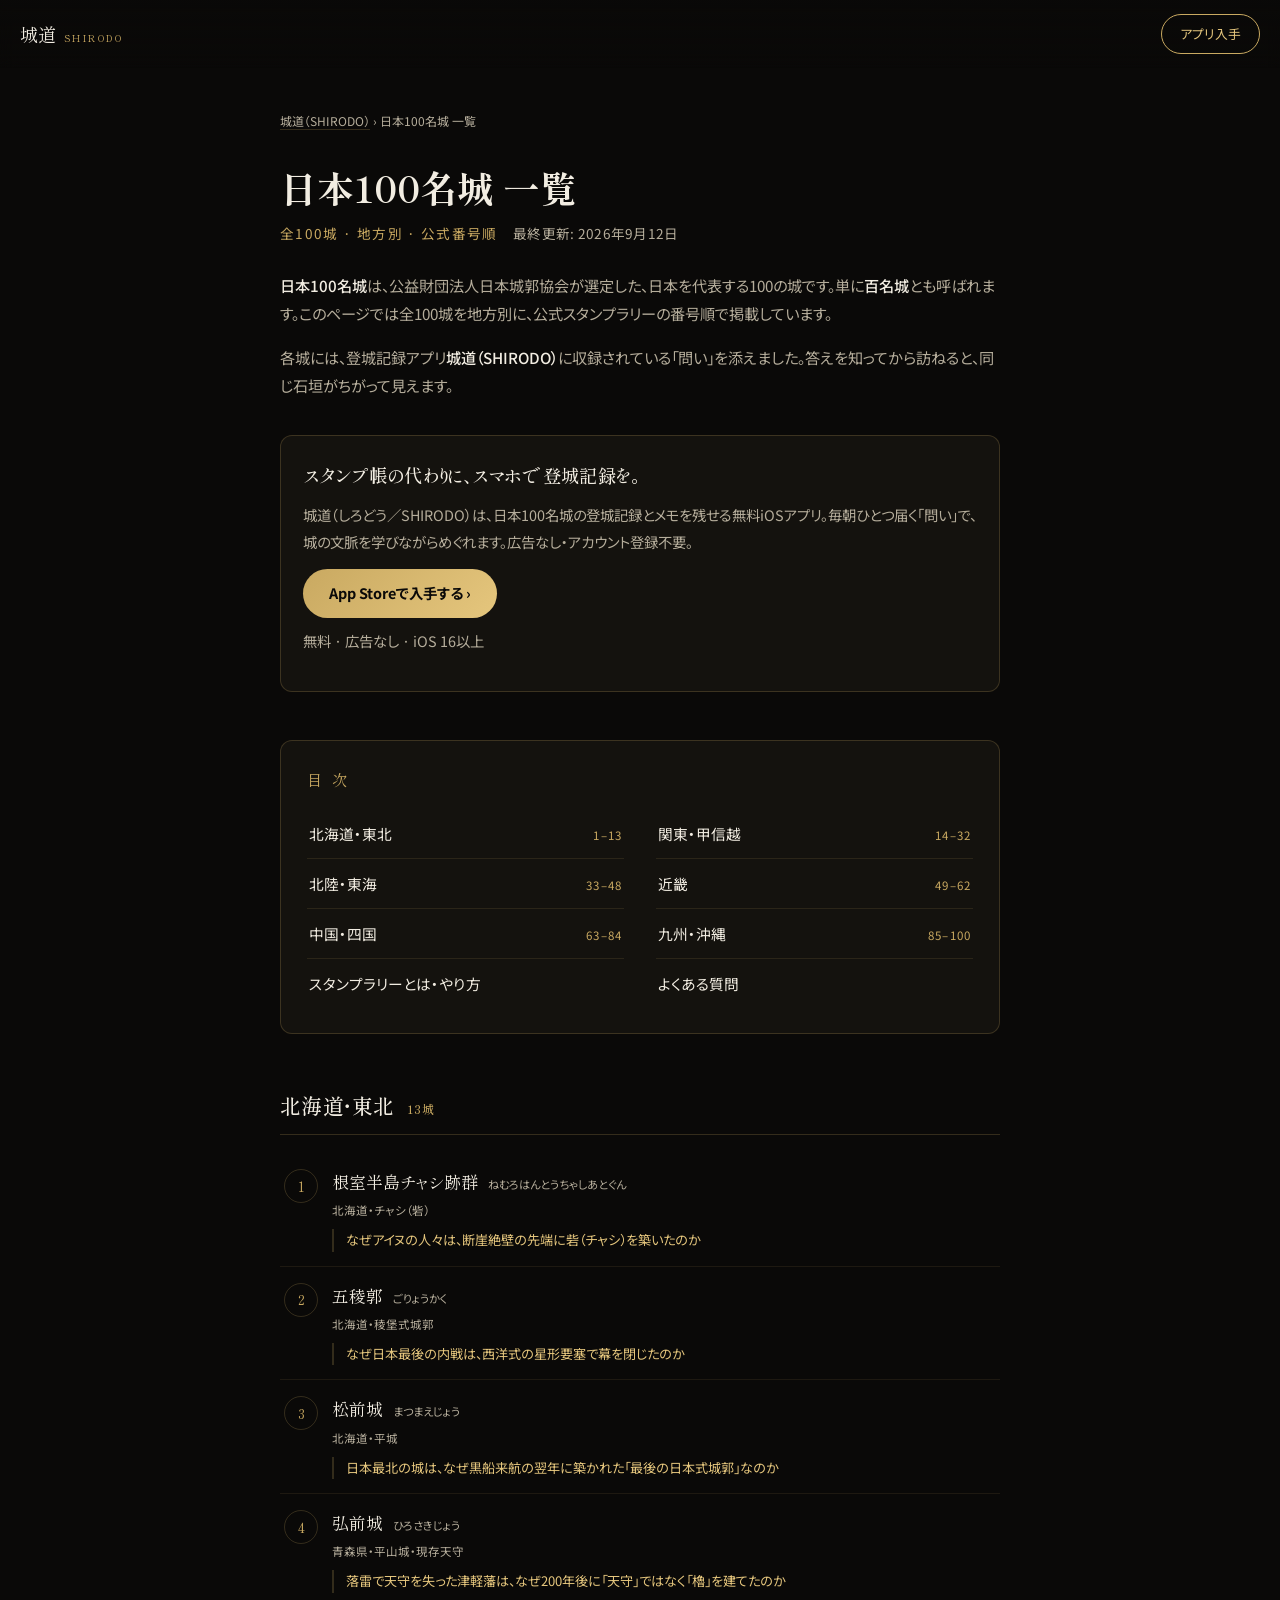
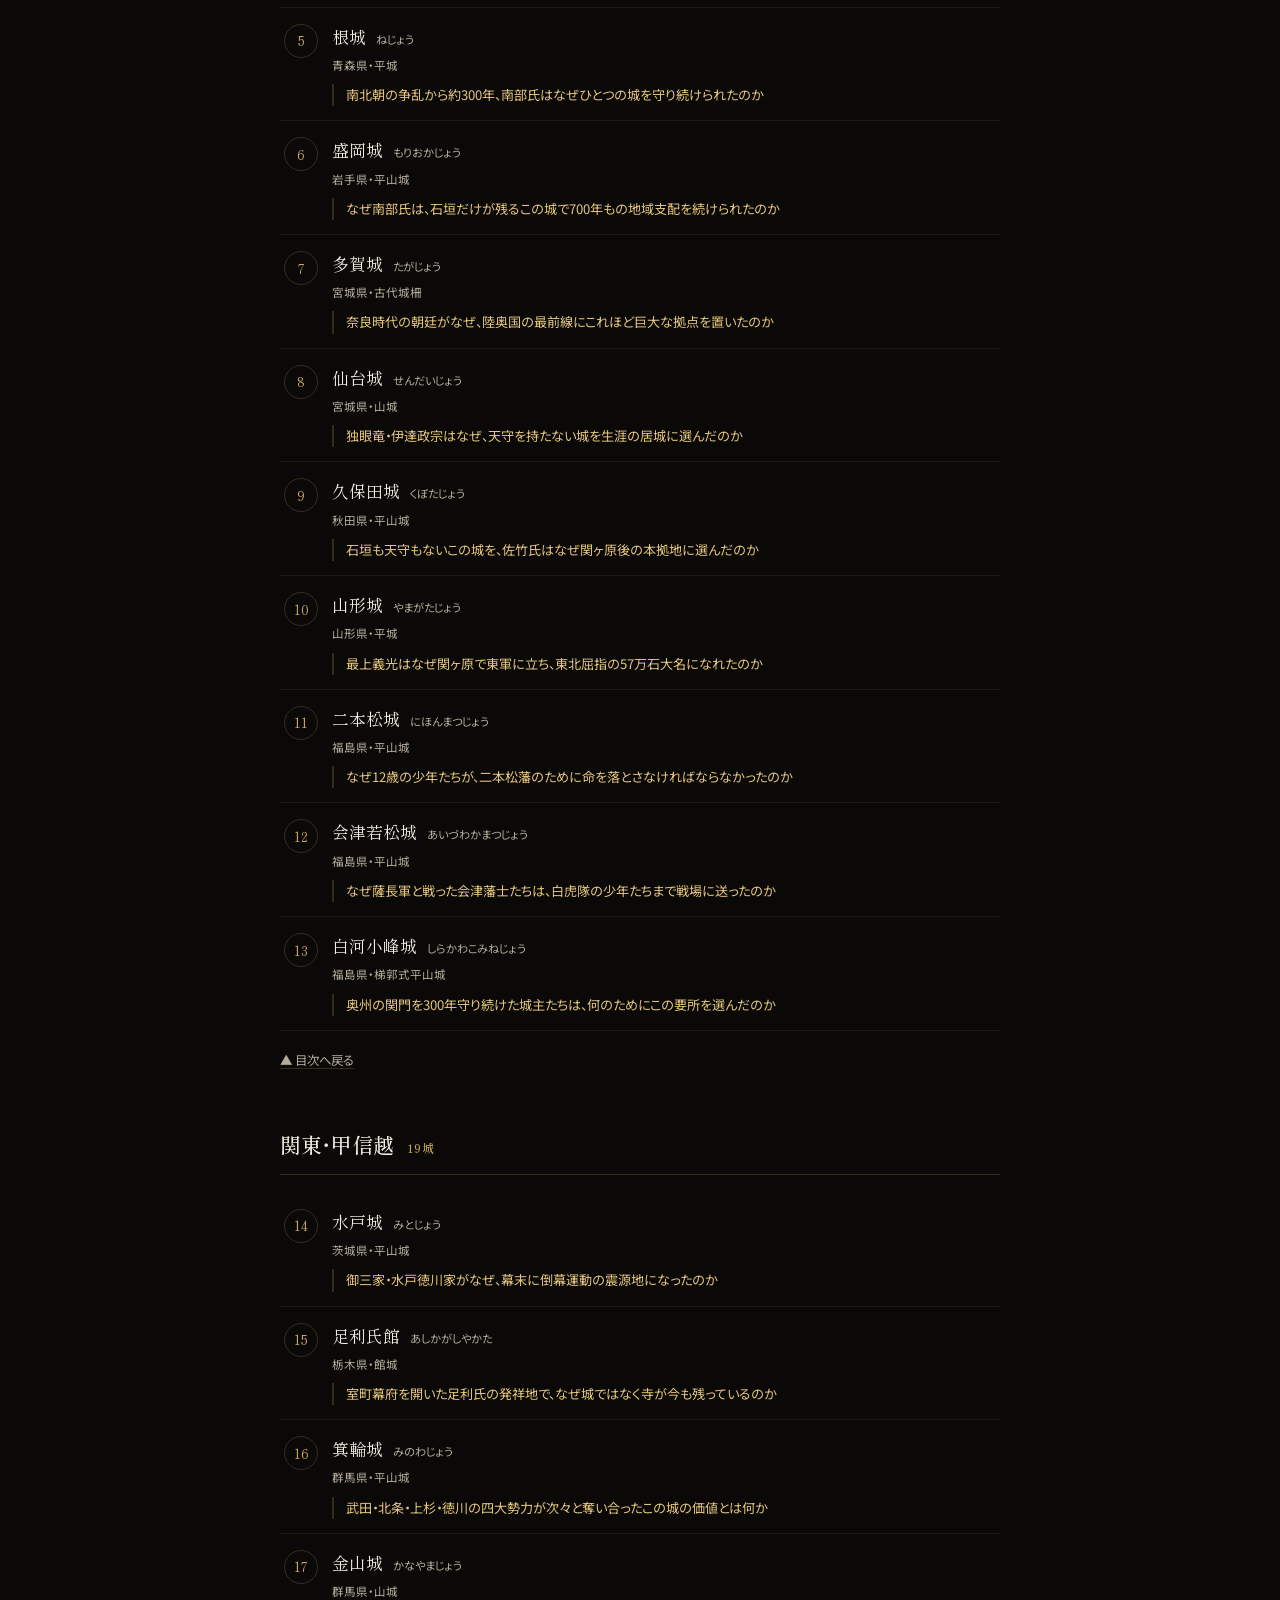
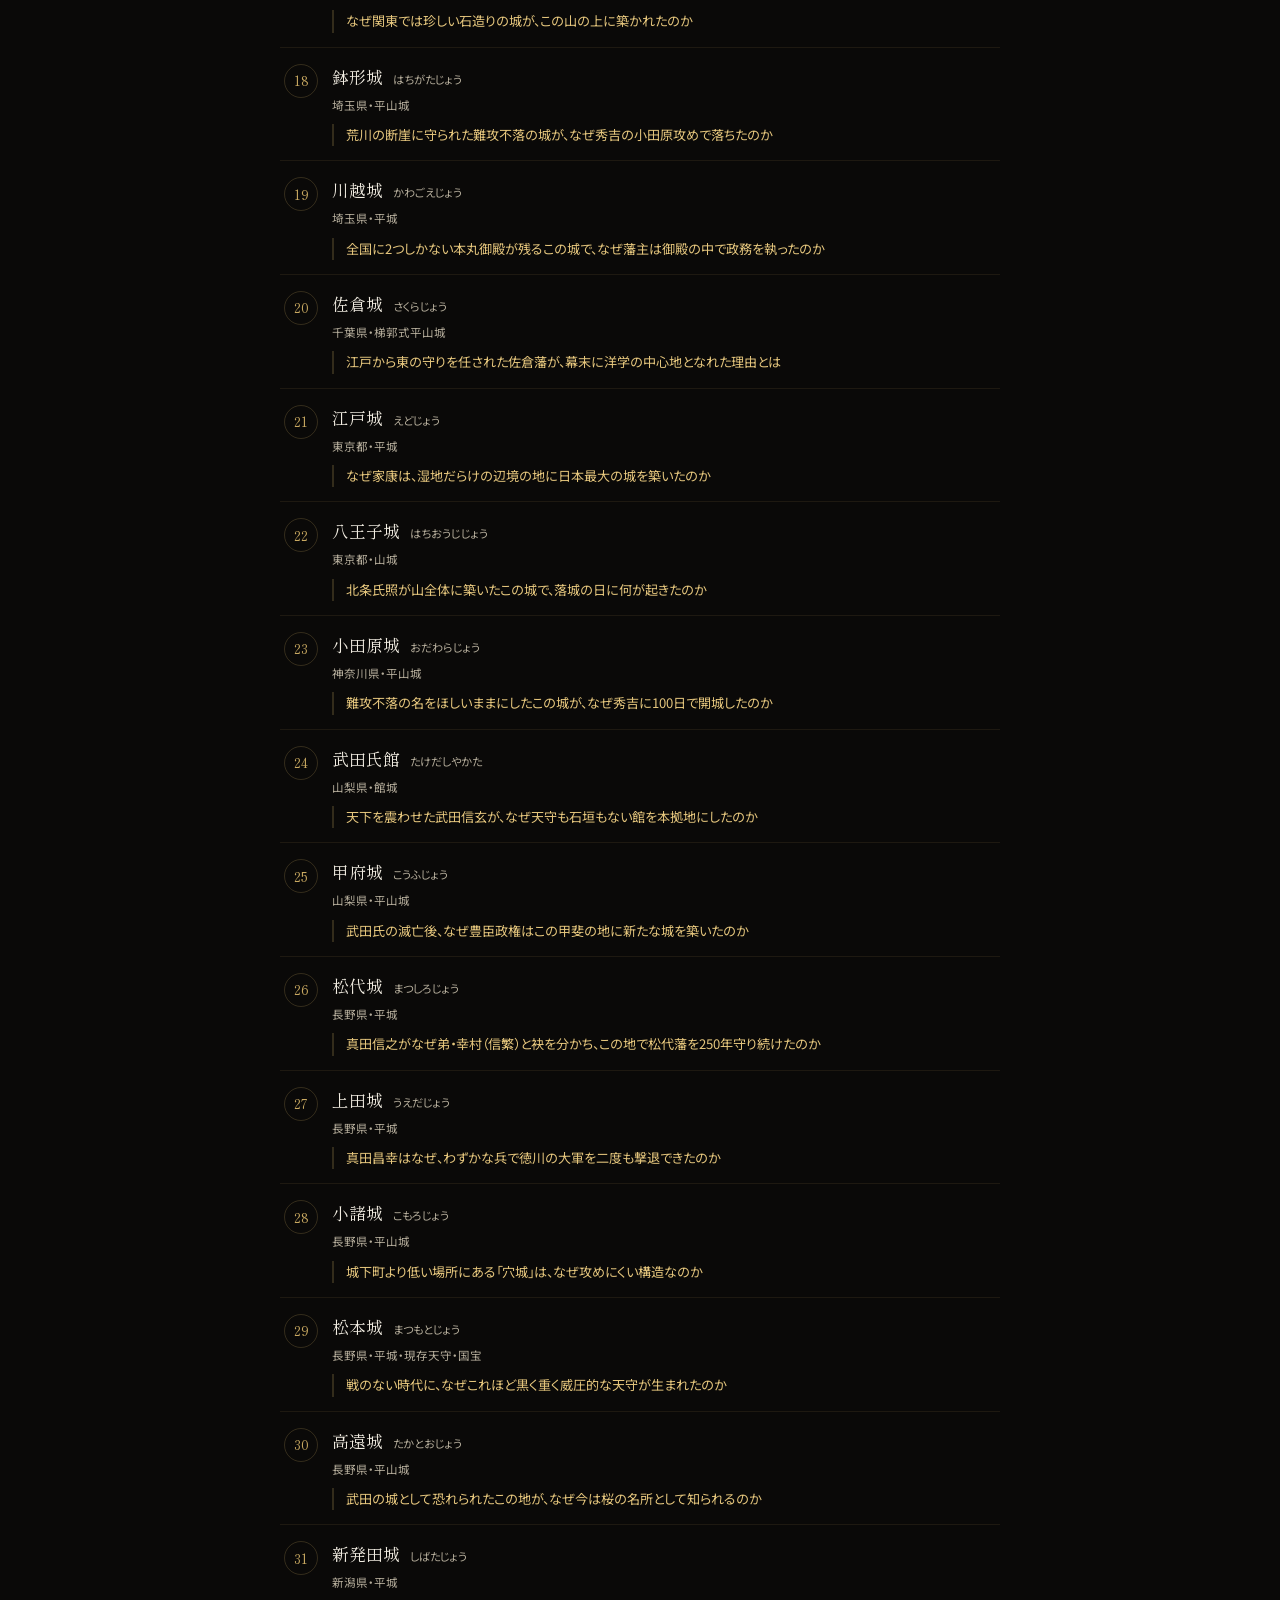
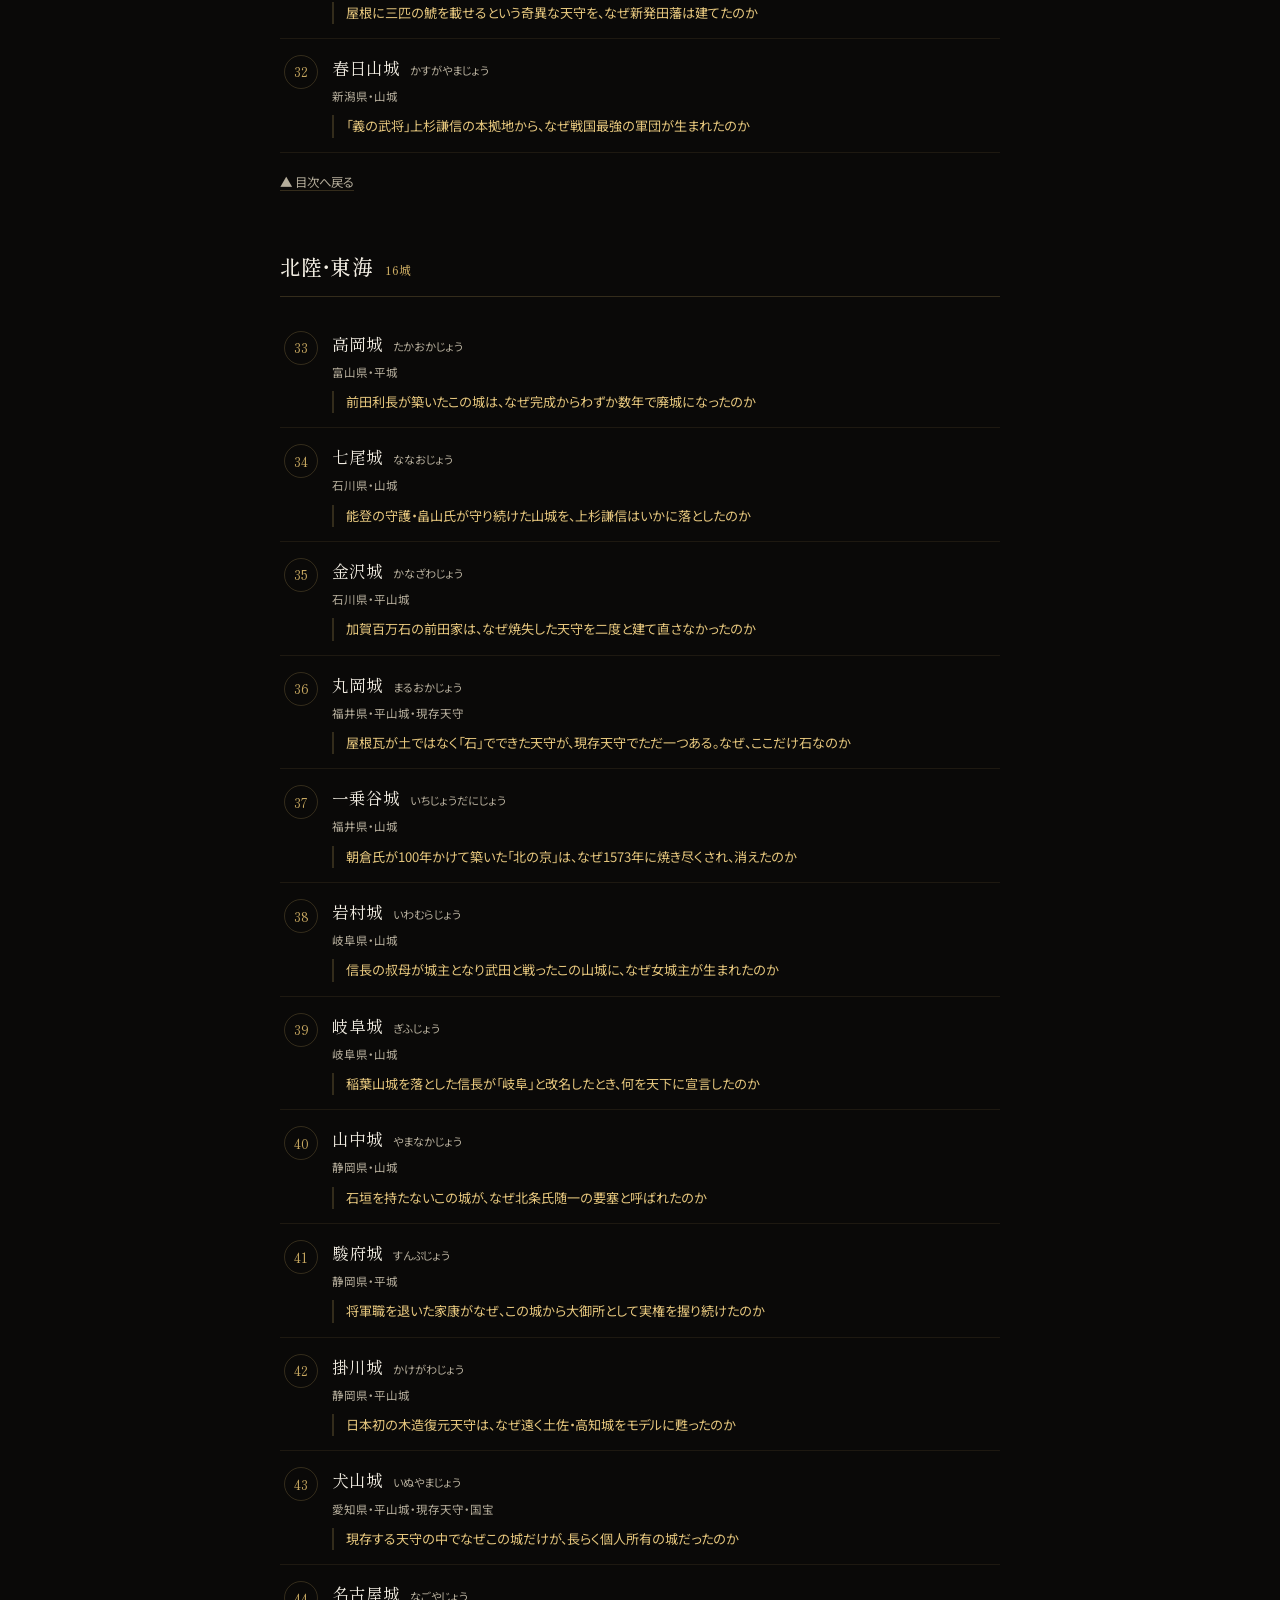
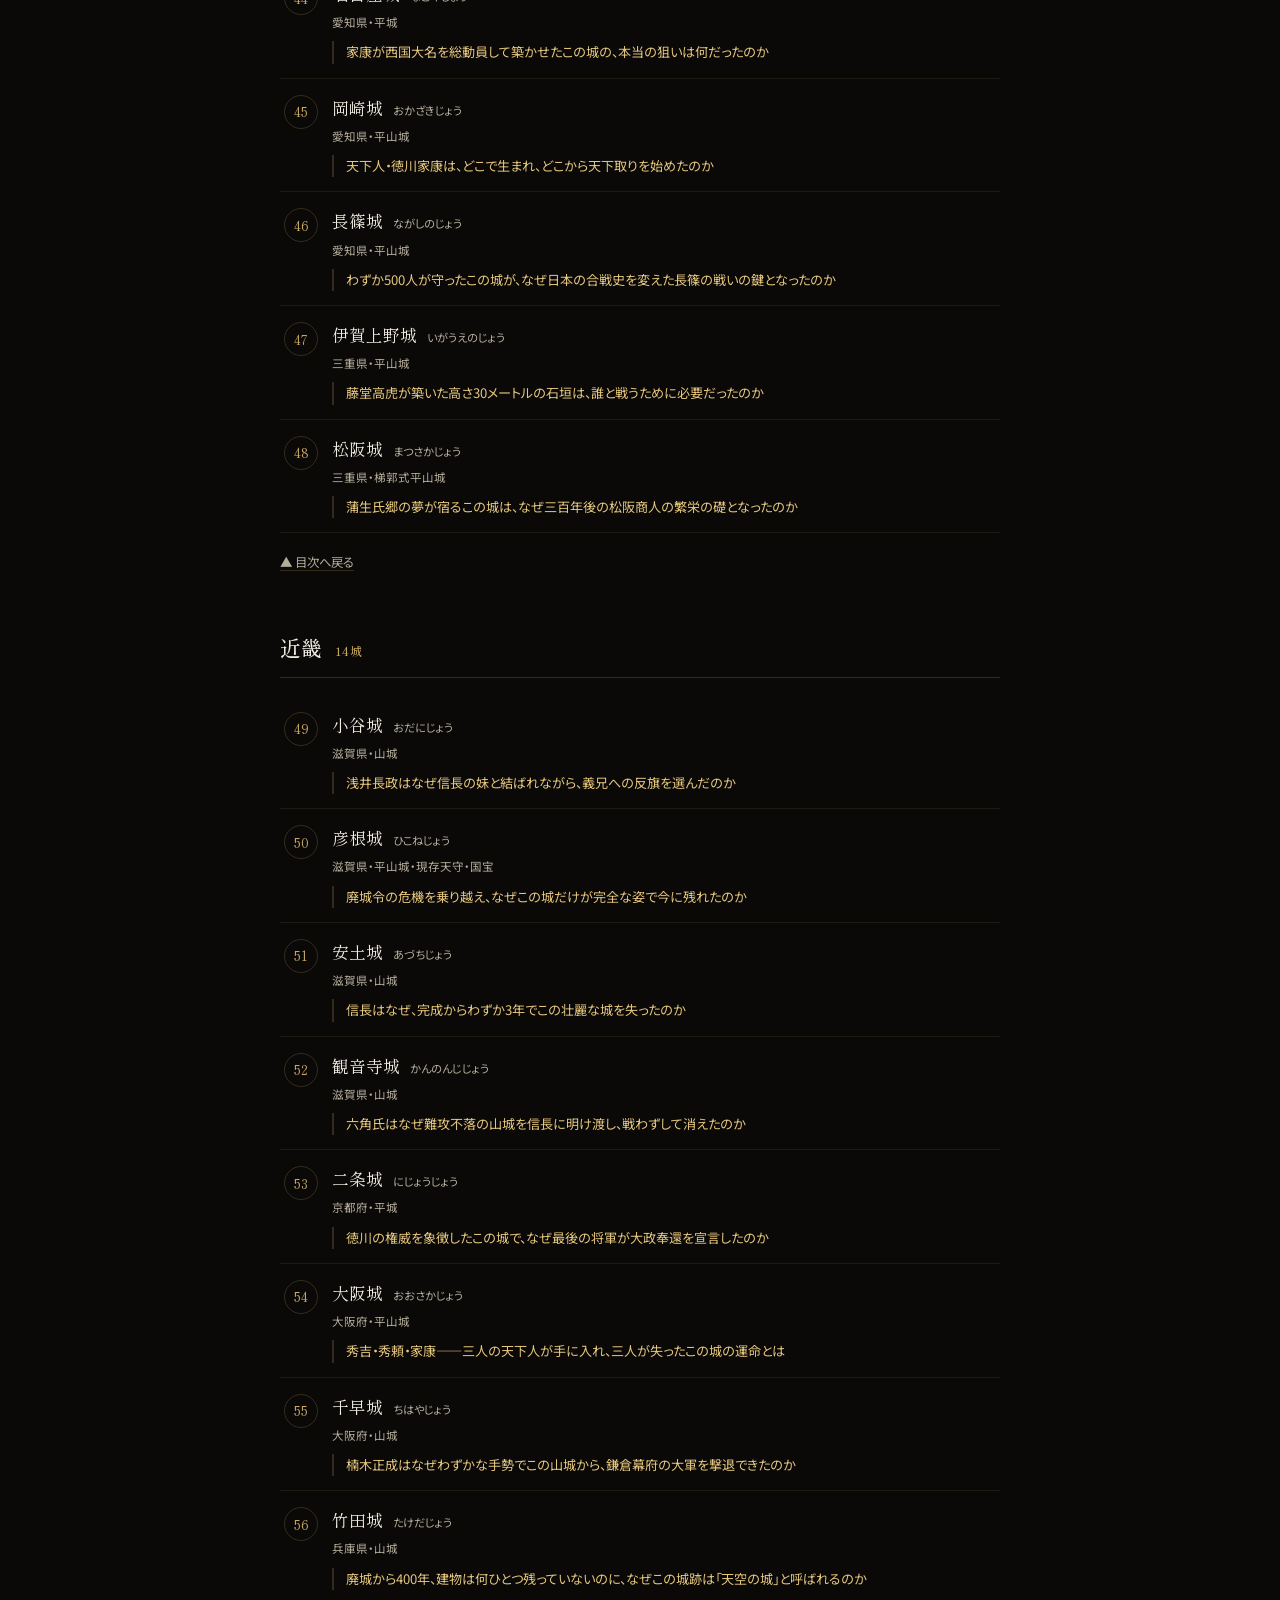
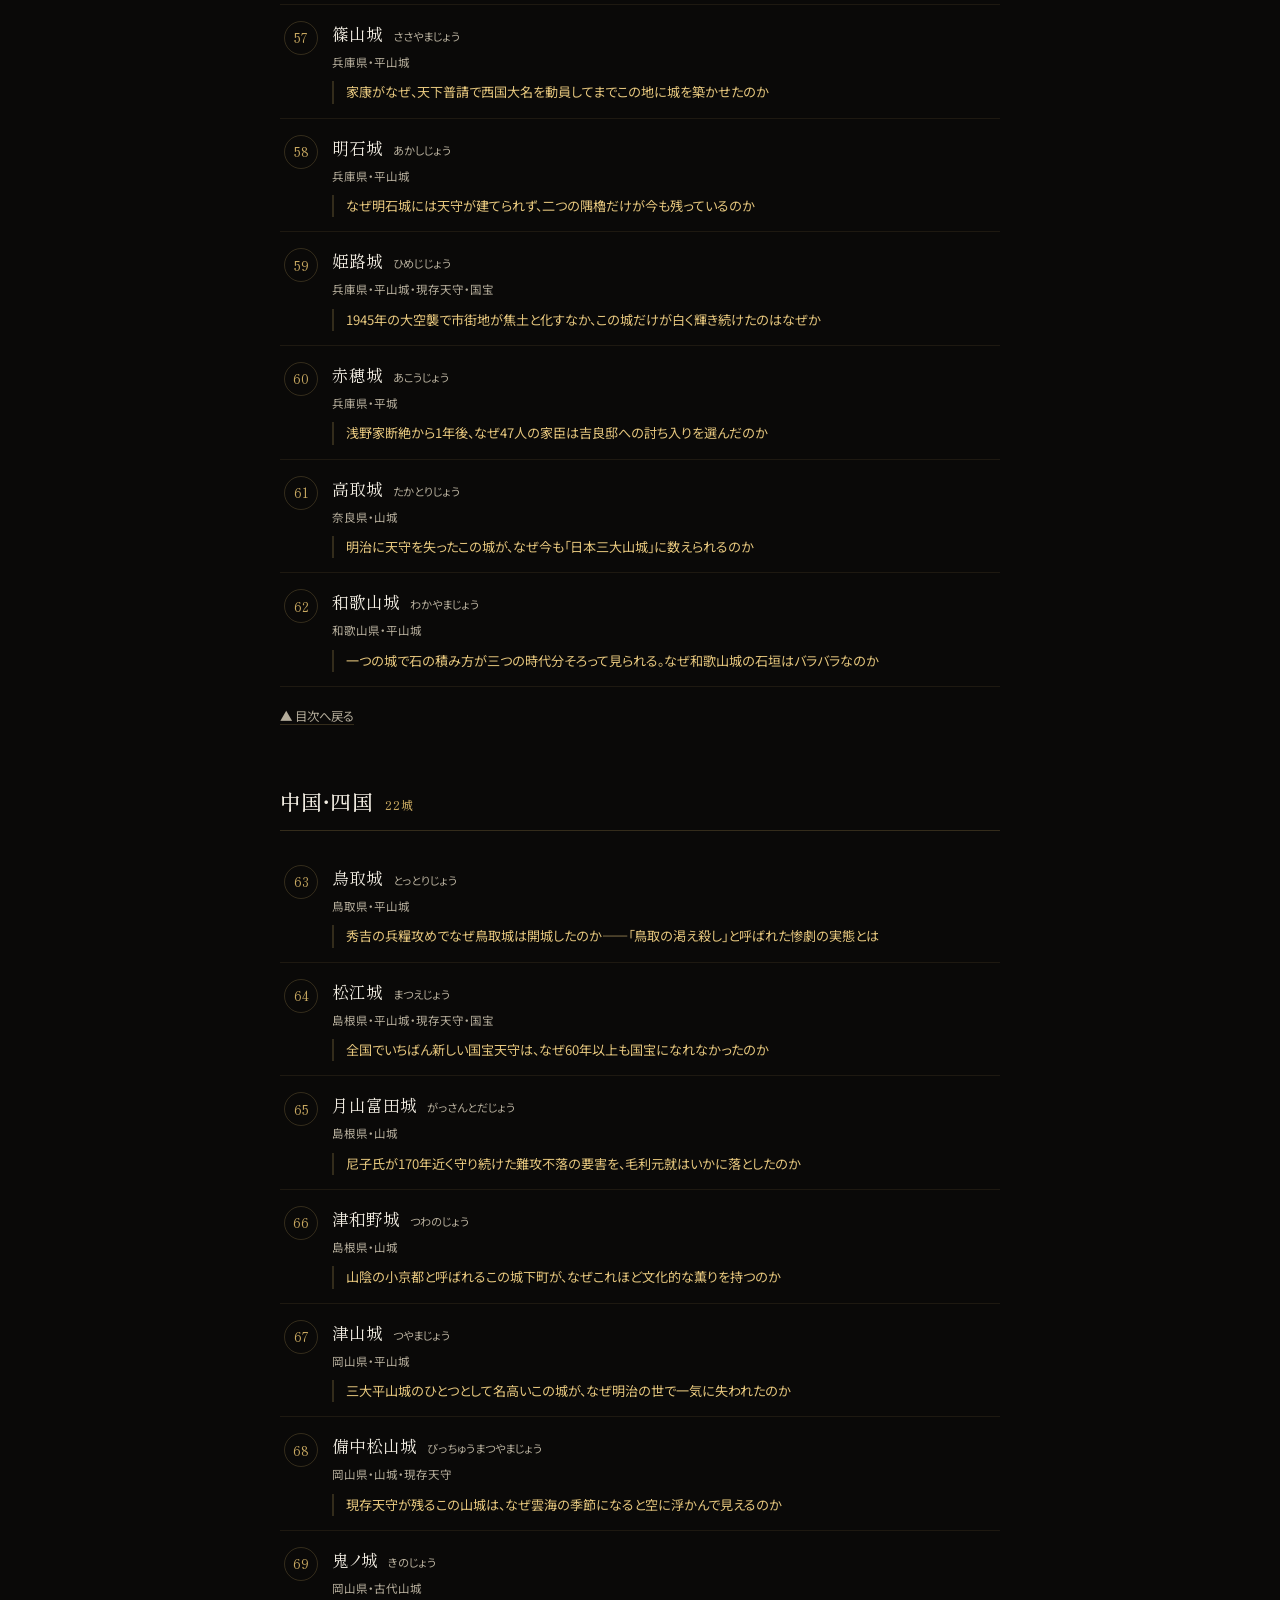
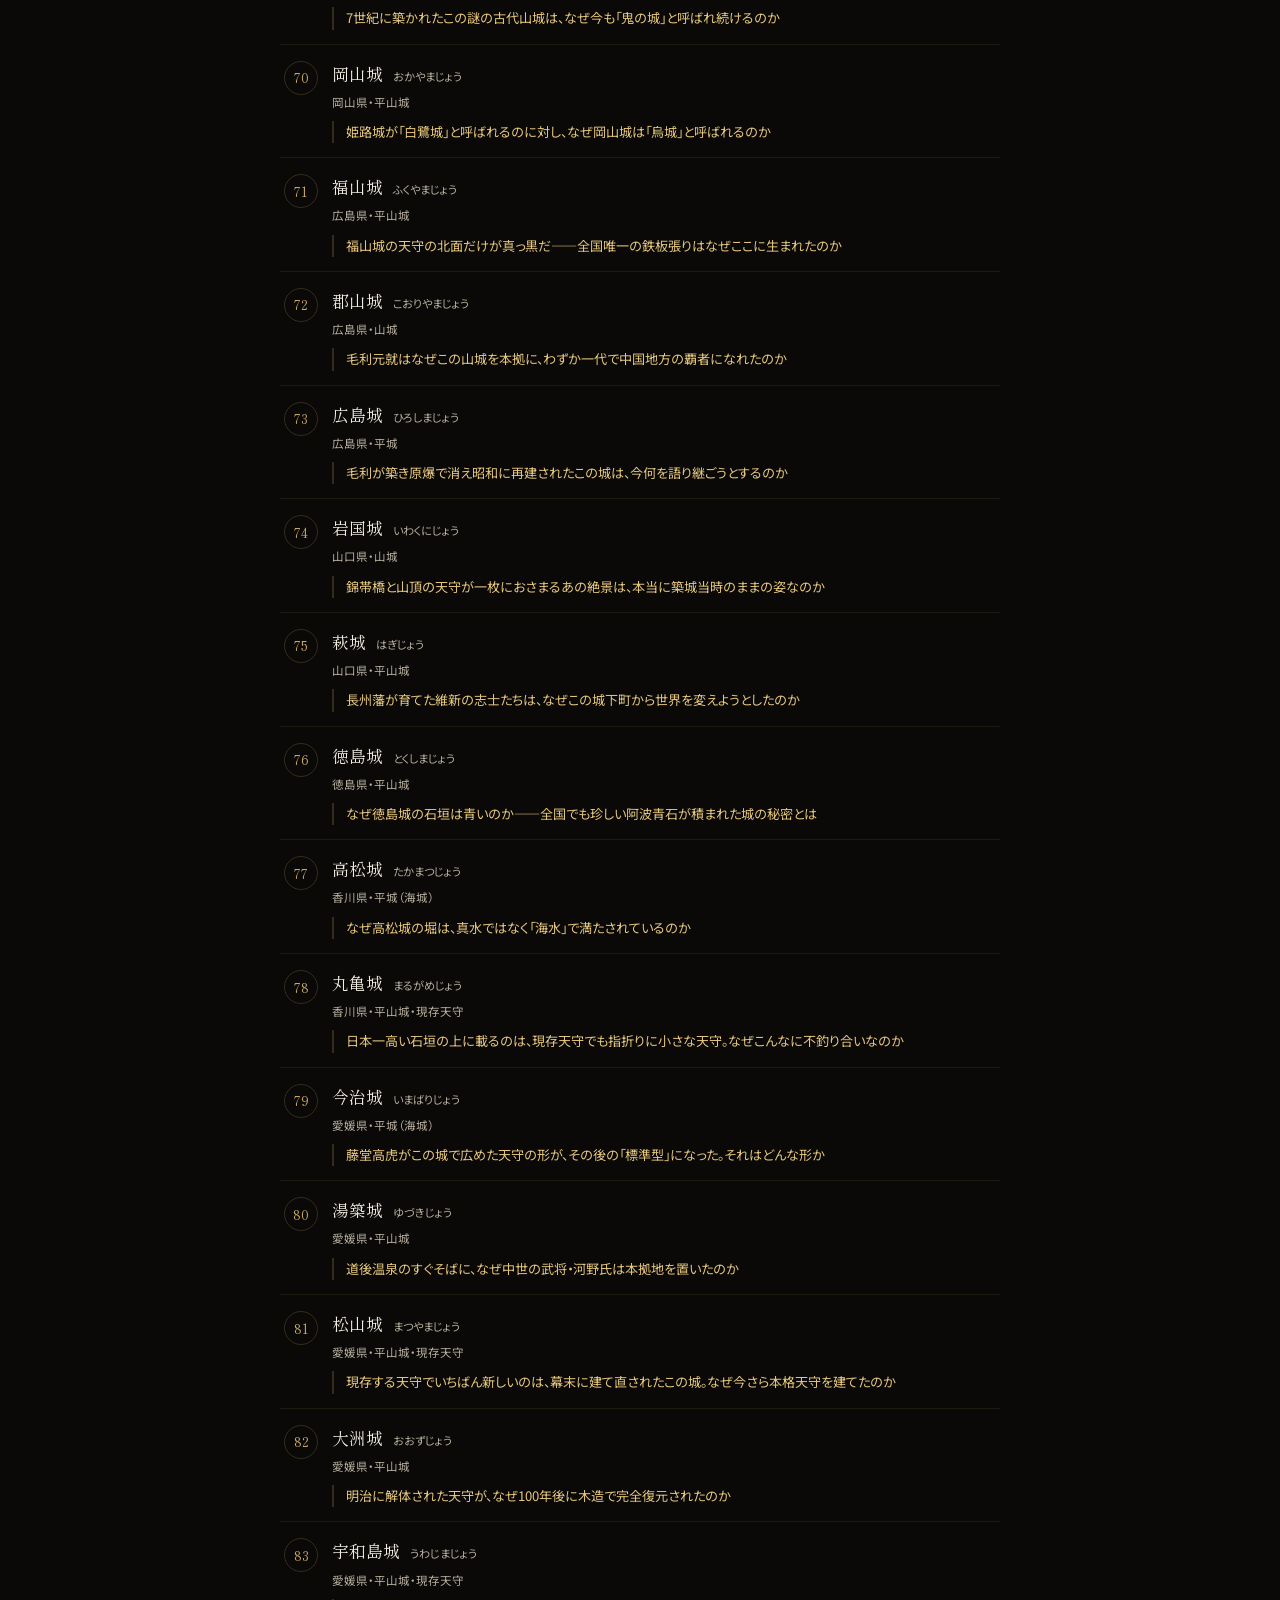
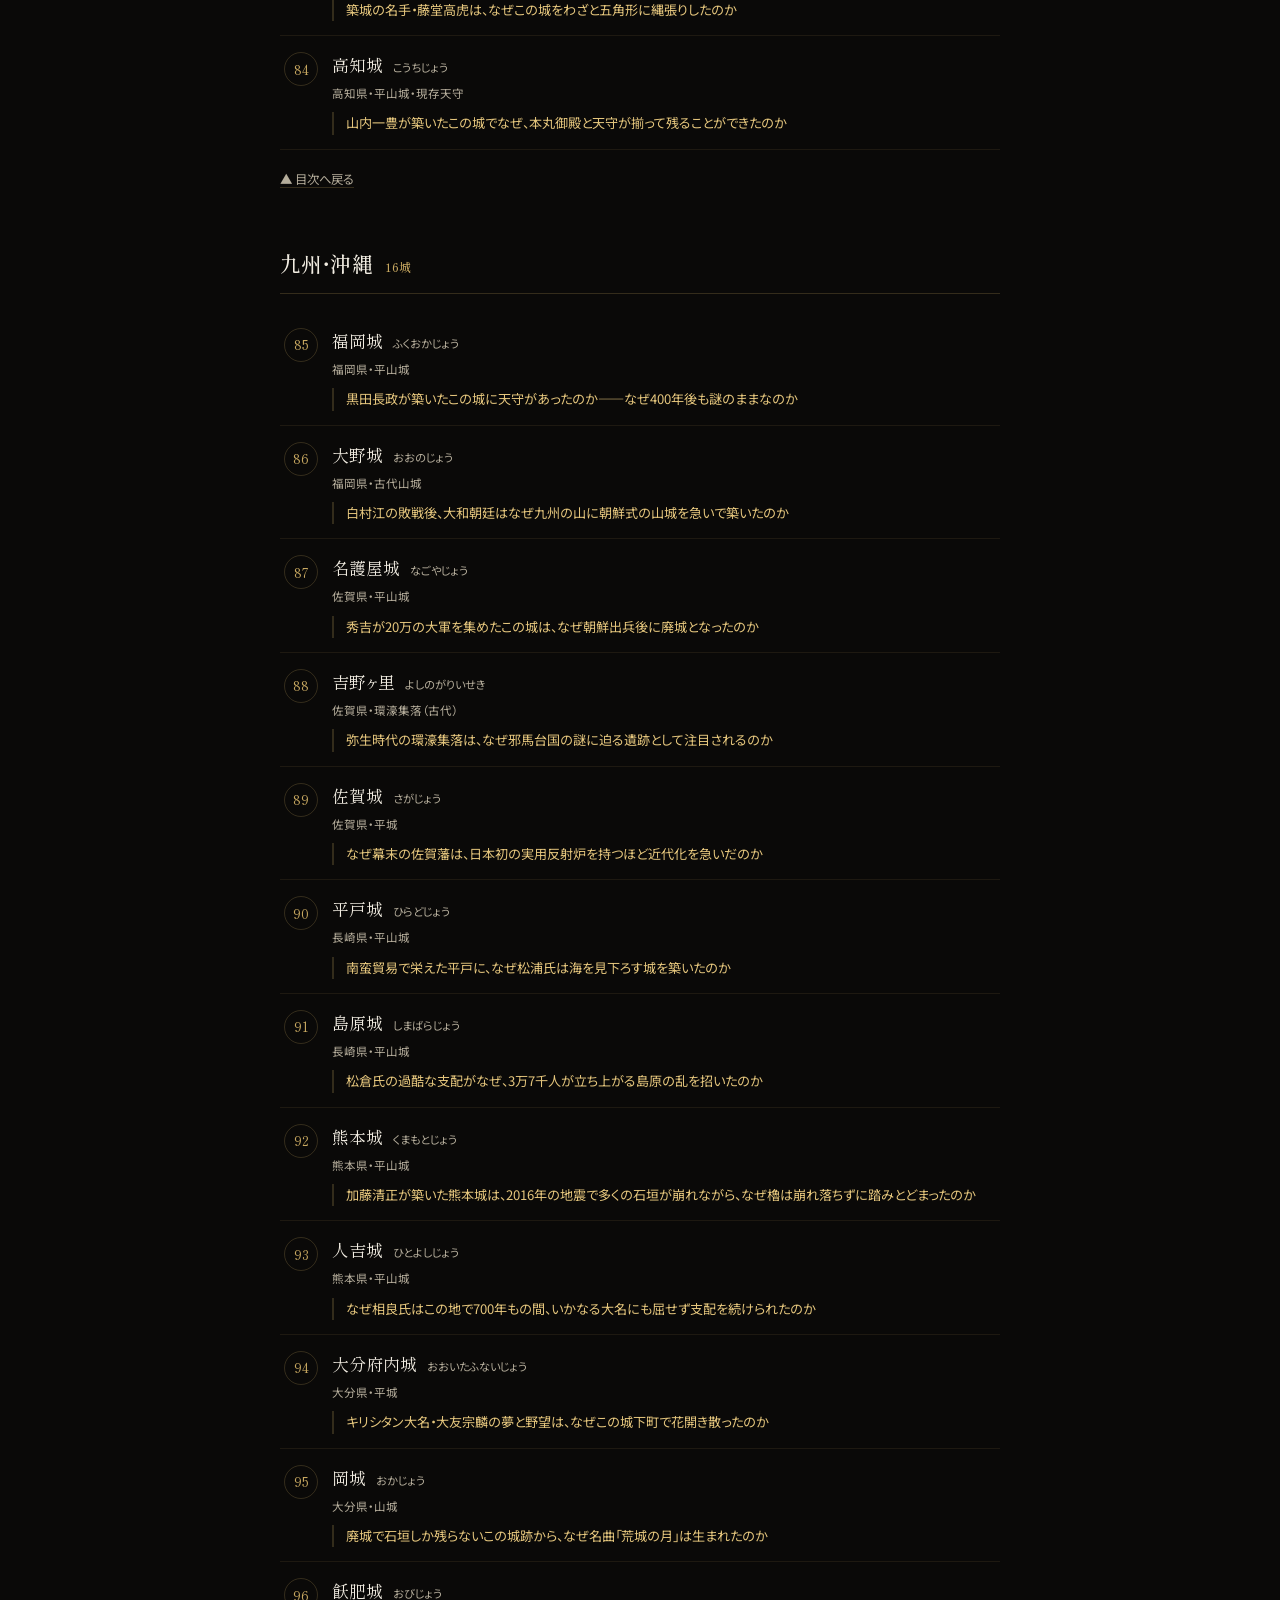
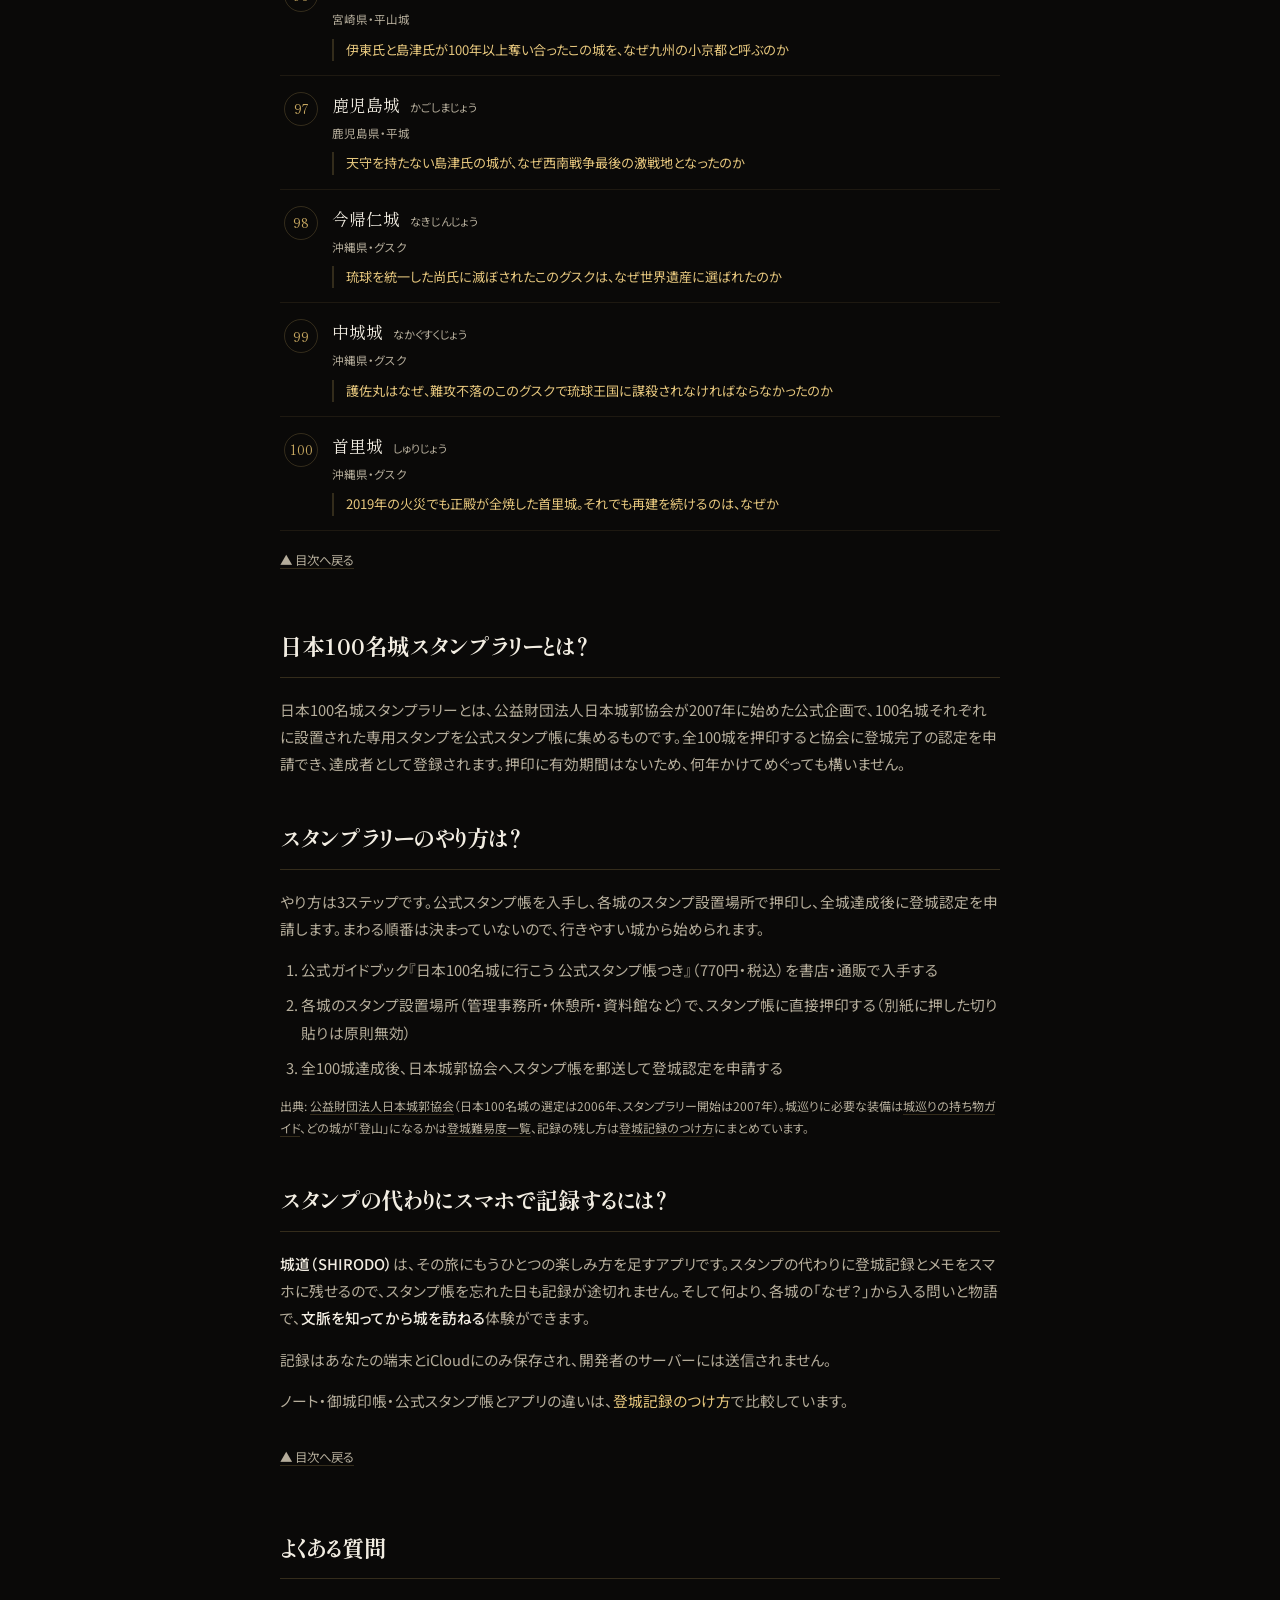
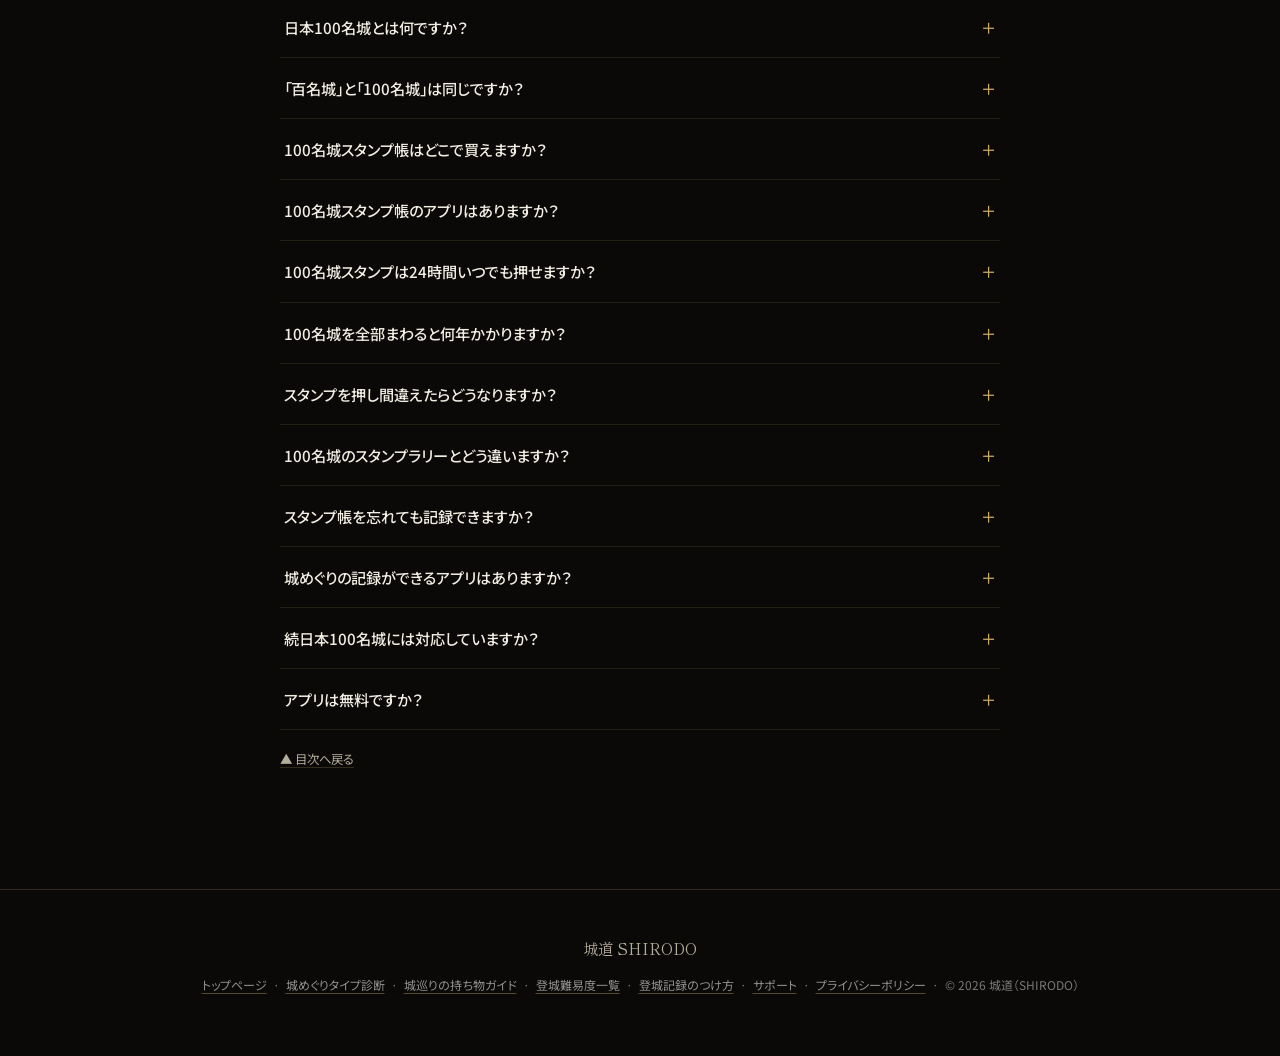
<file: 100meijo/index.html>
<!DOCTYPE html>
<!-- 自動生成ファイル: scripts/gen_100meijo.py の出力。直接編集しないこと。編集はスクリプト側で行い、再生成する（確認: python3 scripts/gen_100meijo.py --check） -->
<html lang="ja">
<head>
<meta charset="UTF-8">
<meta name="viewport" content="width=device-width, initial-scale=1.0, viewport-fit=cover">
<title>日本100名城（百名城）一覧 全100城・地方別 | 城道（SHIRODO）</title>
<meta name="description" content="日本100名城の全一覧を地方別・公式番号順に掲載。各城には「なぜ？」から入る問い付き。スタンプ帳の代わりにスマホで登城記録を残せる無料アプリ、城道（SHIRODO）。">
<meta name="robots" content="index, follow">
<link rel="canonical" href="https://shirodo.com/100meijo/">
<meta property="og:title" content="日本100名城 一覧（全100城・地方別）| 城道（SHIRODO）">
<meta property="og:description" content="日本100名城の全一覧を地方別・公式番号順に掲載。各城に「なぜ？」から入る問い付き。登城記録アプリ城道（SHIRODO）。">
<meta property="og:image" content="https://shirodo.com/assets/matsumoto-castle.jpg">
<meta property="og:url" content="https://shirodo.com/100meijo/">
<meta property="og:type" content="website">
<meta property="og:site_name" content="城道（SHIRODO）">
<meta property="og:locale" content="ja_JP">
<meta name="twitter:card" content="summary_large_image">
<meta name="twitter:title" content="日本100名城 一覧（全100城・地方別）| 城道（SHIRODO）">
<meta name="twitter:description" content="日本100名城の全一覧を地方別・公式番号順に掲載。各城に「なぜ？」から入る問い付き。">
<meta name="twitter:image" content="https://shirodo.com/assets/matsumoto-castle.jpg">
<script type="application/ld+json">
{
 "@context": "https://schema.org",
 "@type": "WebPage",
 "name": "日本100名城 一覧（全100城・地方別）",
 "url": "https://shirodo.com/100meijo/",
 "inLanguage": "ja-JP",
 "dateModified": "2026-09-12",
 "author": {
  "@id": "https://shirodo.com/#author"
 },
 "publisher": {
  "@id": "https://shirodo.com/#author"
 }
}
</script>
<script type="application/ld+json">
{
 "@context": "https://schema.org",
 "@type": "BreadcrumbList",
 "itemListElement": [
  {
   "@type": "ListItem",
   "position": 1,
   "name": "城道（SHIRODO）",
   "item": "https://shirodo.com/"
  },
  {
   "@type": "ListItem",
   "position": 2,
   "name": "日本100名城 一覧",
   "item": "https://shirodo.com/100meijo/"
  }
 ]
}
</script>
<script type="application/ld+json">
{
 "@context": "https://schema.org",
 "@type": "ItemList",
 "name": "日本100名城 一覧",
 "description": "公益財団法人日本城郭協会が選定した日本100名城の全一覧（公式番号順）。",
 "numberOfItems": 100,
 "itemListOrder": "https://schema.org/ItemListOrderAscending",
 "itemListElement": [
  {
   "@type": "ListItem",
   "position": 1,
   "name": "根室半島チャシ跡群"
  },
  {
   "@type": "ListItem",
   "position": 2,
   "name": "五稜郭"
  },
  {
   "@type": "ListItem",
   "position": 3,
   "name": "松前城"
  },
  {
   "@type": "ListItem",
   "position": 4,
   "name": "弘前城"
  },
  {
   "@type": "ListItem",
   "position": 5,
   "name": "根城"
  },
  {
   "@type": "ListItem",
   "position": 6,
   "name": "盛岡城"
  },
  {
   "@type": "ListItem",
   "position": 7,
   "name": "多賀城"
  },
  {
   "@type": "ListItem",
   "position": 8,
   "name": "仙台城"
  },
  {
   "@type": "ListItem",
   "position": 9,
   "name": "久保田城"
  },
  {
   "@type": "ListItem",
   "position": 10,
   "name": "山形城"
  },
  {
   "@type": "ListItem",
   "position": 11,
   "name": "二本松城"
  },
  {
   "@type": "ListItem",
   "position": 12,
   "name": "会津若松城"
  },
  {
   "@type": "ListItem",
   "position": 13,
   "name": "白河小峰城"
  },
  {
   "@type": "ListItem",
   "position": 14,
   "name": "水戸城"
  },
  {
   "@type": "ListItem",
   "position": 15,
   "name": "足利氏館"
  },
  {
   "@type": "ListItem",
   "position": 16,
   "name": "箕輪城"
  },
  {
   "@type": "ListItem",
   "position": 17,
   "name": "金山城"
  },
  {
   "@type": "ListItem",
   "position": 18,
   "name": "鉢形城"
  },
  {
   "@type": "ListItem",
   "position": 19,
   "name": "川越城"
  },
  {
   "@type": "ListItem",
   "position": 20,
   "name": "佐倉城"
  },
  {
   "@type": "ListItem",
   "position": 21,
   "name": "江戸城"
  },
  {
   "@type": "ListItem",
   "position": 22,
   "name": "八王子城"
  },
  {
   "@type": "ListItem",
   "position": 23,
   "name": "小田原城"
  },
  {
   "@type": "ListItem",
   "position": 24,
   "name": "武田氏館"
  },
  {
   "@type": "ListItem",
   "position": 25,
   "name": "甲府城"
  },
  {
   "@type": "ListItem",
   "position": 26,
   "name": "松代城"
  },
  {
   "@type": "ListItem",
   "position": 27,
   "name": "上田城"
  },
  {
   "@type": "ListItem",
   "position": 28,
   "name": "小諸城"
  },
  {
   "@type": "ListItem",
   "position": 29,
   "name": "松本城"
  },
  {
   "@type": "ListItem",
   "position": 30,
   "name": "高遠城"
  },
  {
   "@type": "ListItem",
   "position": 31,
   "name": "新発田城"
  },
  {
   "@type": "ListItem",
   "position": 32,
   "name": "春日山城"
  },
  {
   "@type": "ListItem",
   "position": 33,
   "name": "高岡城"
  },
  {
   "@type": "ListItem",
   "position": 34,
   "name": "七尾城"
  },
  {
   "@type": "ListItem",
   "position": 35,
   "name": "金沢城"
  },
  {
   "@type": "ListItem",
   "position": 36,
   "name": "丸岡城"
  },
  {
   "@type": "ListItem",
   "position": 37,
   "name": "一乗谷城"
  },
  {
   "@type": "ListItem",
   "position": 38,
   "name": "岩村城"
  },
  {
   "@type": "ListItem",
   "position": 39,
   "name": "岐阜城"
  },
  {
   "@type": "ListItem",
   "position": 40,
   "name": "山中城"
  },
  {
   "@type": "ListItem",
   "position": 41,
   "name": "駿府城"
  },
  {
   "@type": "ListItem",
   "position": 42,
   "name": "掛川城"
  },
  {
   "@type": "ListItem",
   "position": 43,
   "name": "犬山城"
  },
  {
   "@type": "ListItem",
   "position": 44,
   "name": "名古屋城"
  },
  {
   "@type": "ListItem",
   "position": 45,
   "name": "岡崎城"
  },
  {
   "@type": "ListItem",
   "position": 46,
   "name": "長篠城"
  },
  {
   "@type": "ListItem",
   "position": 47,
   "name": "伊賀上野城"
  },
  {
   "@type": "ListItem",
   "position": 48,
   "name": "松阪城"
  },
  {
   "@type": "ListItem",
   "position": 49,
   "name": "小谷城"
  },
  {
   "@type": "ListItem",
   "position": 50,
   "name": "彦根城"
  },
  {
   "@type": "ListItem",
   "position": 51,
   "name": "安土城"
  },
  {
   "@type": "ListItem",
   "position": 52,
   "name": "観音寺城"
  },
  {
   "@type": "ListItem",
   "position": 53,
   "name": "二条城"
  },
  {
   "@type": "ListItem",
   "position": 54,
   "name": "大阪城"
  },
  {
   "@type": "ListItem",
   "position": 55,
   "name": "千早城"
  },
  {
   "@type": "ListItem",
   "position": 56,
   "name": "竹田城"
  },
  {
   "@type": "ListItem",
   "position": 57,
   "name": "篠山城"
  },
  {
   "@type": "ListItem",
   "position": 58,
   "name": "明石城"
  },
  {
   "@type": "ListItem",
   "position": 59,
   "name": "姫路城"
  },
  {
   "@type": "ListItem",
   "position": 60,
   "name": "赤穂城"
  },
  {
   "@type": "ListItem",
   "position": 61,
   "name": "高取城"
  },
  {
   "@type": "ListItem",
   "position": 62,
   "name": "和歌山城"
  },
  {
   "@type": "ListItem",
   "position": 63,
   "name": "鳥取城"
  },
  {
   "@type": "ListItem",
   "position": 64,
   "name": "松江城"
  },
  {
   "@type": "ListItem",
   "position": 65,
   "name": "月山富田城"
  },
  {
   "@type": "ListItem",
   "position": 66,
   "name": "津和野城"
  },
  {
   "@type": "ListItem",
   "position": 67,
   "name": "津山城"
  },
  {
   "@type": "ListItem",
   "position": 68,
   "name": "備中松山城"
  },
  {
   "@type": "ListItem",
   "position": 69,
   "name": "鬼ノ城"
  },
  {
   "@type": "ListItem",
   "position": 70,
   "name": "岡山城"
  },
  {
   "@type": "ListItem",
   "position": 71,
   "name": "福山城"
  },
  {
   "@type": "ListItem",
   "position": 72,
   "name": "郡山城"
  },
  {
   "@type": "ListItem",
   "position": 73,
   "name": "広島城"
  },
  {
   "@type": "ListItem",
   "position": 74,
   "name": "岩国城"
  },
  {
   "@type": "ListItem",
   "position": 75,
   "name": "萩城"
  },
  {
   "@type": "ListItem",
   "position": 76,
   "name": "徳島城"
  },
  {
   "@type": "ListItem",
   "position": 77,
   "name": "高松城"
  },
  {
   "@type": "ListItem",
   "position": 78,
   "name": "丸亀城"
  },
  {
   "@type": "ListItem",
   "position": 79,
   "name": "今治城"
  },
  {
   "@type": "ListItem",
   "position": 80,
   "name": "湯築城"
  },
  {
   "@type": "ListItem",
   "position": 81,
   "name": "松山城"
  },
  {
   "@type": "ListItem",
   "position": 82,
   "name": "大洲城"
  },
  {
   "@type": "ListItem",
   "position": 83,
   "name": "宇和島城"
  },
  {
   "@type": "ListItem",
   "position": 84,
   "name": "高知城"
  },
  {
   "@type": "ListItem",
   "position": 85,
   "name": "福岡城"
  },
  {
   "@type": "ListItem",
   "position": 86,
   "name": "大野城"
  },
  {
   "@type": "ListItem",
   "position": 87,
   "name": "名護屋城"
  },
  {
   "@type": "ListItem",
   "position": 88,
   "name": "吉野ヶ里"
  },
  {
   "@type": "ListItem",
   "position": 89,
   "name": "佐賀城"
  },
  {
   "@type": "ListItem",
   "position": 90,
   "name": "平戸城"
  },
  {
   "@type": "ListItem",
   "position": 91,
   "name": "島原城"
  },
  {
   "@type": "ListItem",
   "position": 92,
   "name": "熊本城"
  },
  {
   "@type": "ListItem",
   "position": 93,
   "name": "人吉城"
  },
  {
   "@type": "ListItem",
   "position": 94,
   "name": "大分府内城"
  },
  {
   "@type": "ListItem",
   "position": 95,
   "name": "岡城"
  },
  {
   "@type": "ListItem",
   "position": 96,
   "name": "飫肥城"
  },
  {
   "@type": "ListItem",
   "position": 97,
   "name": "鹿児島城"
  },
  {
   "@type": "ListItem",
   "position": 98,
   "name": "今帰仁城"
  },
  {
   "@type": "ListItem",
   "position": 99,
   "name": "中城城"
  },
  {
   "@type": "ListItem",
   "position": 100,
   "name": "首里城"
  }
 ]
}
</script>
<script type="application/ld+json">
{
 "@context": "https://schema.org",
 "@type": "FAQPage",
 "inLanguage": "ja-JP",
 "mainEntity": [
  {
   "@type": "Question",
   "name": "日本100名城とは何ですか？",
   "acceptedAnswer": {
    "@type": "Answer",
    "text": "日本100名城とは、公益財団法人日本城郭協会が2006年に選定した、日本を代表する100の城です。江戸城・大阪城・姫路城などの有名な城から、根室半島チャシ跡群のような史跡まで、全都道府県から選ばれています。"
   }
  },
  {
   "@type": "Question",
   "name": "「百名城」と「100名城」は同じですか？",
   "acceptedAnswer": {
    "@type": "Answer",
    "text": "同じものを指します。公益財団法人日本城郭協会が選定した「日本100名城」を、漢数字で「百名城」と書いたり「100名城」と略したりするだけの表記の違いです。スタンプラリーの対象も、このページに掲載している全100城も同一です。なお「続日本100名城」は、これとは別に選定された100城を指します。"
   }
  },
  {
   "@type": "Question",
   "name": "100名城スタンプ帳はどこで買えますか？",
   "acceptedAnswer": {
    "@type": "Answer",
    "text": "公式スタンプ帳は単体では販売されておらず、公式ガイドブック『日本100名城に行こう 公式スタンプ帳つき』（770円・税込）の巻末に付属しています。全国の書店やAmazon・楽天などの通販で購入できます。続日本100名城と一体になった『日本100名城と続日本100名城に行こう』（1,300円・税込）もあります。"
   }
  },
  {
   "@type": "Question",
   "name": "100名城スタンプ帳のアプリはありますか？",
   "acceptedAnswer": {
    "@type": "Answer",
    "text": "日本城郭協会の公式スタンプ帳は紙のみで、公式のアプリ版スタンプ帳はありません（2026年7月時点）。スタンプの押印には紙の公式スタンプ帳が必要ですが、登城の記録とメモはアプリで残せます。城道（しろどう／SHIRODO）は無料の城めぐり記録アプリで、紙のスタンプ帳と併用して100名城の登城記録を管理できます。"
   }
  },
  {
   "@type": "Question",
   "name": "100名城スタンプは24時間いつでも押せますか？",
   "acceptedAnswer": {
    "@type": "Answer",
    "text": "いいえ。100名城スタンプの多くは管理事務所・休憩所・資料館などの屋内に設置されており、押せるのは開館時間内だけです。冬期は設置場所が休業・移動する城もあるため、遠方の城へ行く前に日本城郭協会サイトの「スタンプ設置場所などの変更一覧」で確認するのが確実です。"
   }
  },
  {
   "@type": "Question",
   "name": "100名城を全部まわると何年かかりますか？",
   "acceptedAnswer": {
    "@type": "Answer",
    "text": "決まった期限はなく、押印に有効期間もありません。集中してまわる人は数か月〜1年、週末や連休を使う人は3年前後、10年かけてゆっくり達成する人もいます。離島や山城を含むため、自分のペースで計画するのがおすすめです。"
   }
  },
  {
   "@type": "Question",
   "name": "スタンプを押し間違えたらどうなりますか？",
   "acceptedAnswer": {
    "@type": "Answer",
    "text": "押し間違えても登城認定が受けられなくなるわけではありません。日本城郭協会が公式サイトのよくある質問で対処法を案内しているので、慌てて別の用紙に押し直す前に確認してください。なお、別の紙に押したスタンプを切り貼りしたものは原則無効とされています。"
   }
  },
  {
   "@type": "Question",
   "name": "100名城のスタンプラリーとどう違いますか？",
   "acceptedAnswer": {
    "@type": "Answer",
    "text": "公式スタンプラリーは各城に設置されたスタンプを専用スタンプ帳に集める仕組みです。城道（SHIRODO）はスタンプの代わりに、登城の記録とメモを端末とiCloudに残せるアプリです。スタンプラリーと併用することもできます。"
   }
  },
  {
   "@type": "Question",
   "name": "スタンプ帳を忘れても記録できますか？",
   "acceptedAnswer": {
    "@type": "Answer",
    "text": "はい。城道（SHIRODO）はスマートフォンだけで登城記録を残せるので、スタンプ帳を忘れた日や、スタンプ設置場所が閉まっていた日でも、その場で記録できます。"
   }
  },
  {
   "@type": "Question",
   "name": "城めぐりの記録ができるアプリはありますか？",
   "acceptedAnswer": {
    "@type": "Answer",
    "text": "はい。iPhoneなら城道（しろどう／SHIRODO）で、日本100名城の登城記録とメモを無料で残せます（広告なし・アカウント登録不要）。ほかに全国3,000城規模を対象にした位置情報ゲーム型のアプリやWebサービスもあるため、「集めて競う」タイプか「静かに記録する」タイプかで選ぶのがおすすめです。"
   }
  },
  {
   "@type": "Question",
   "name": "続日本100名城には対応していますか？",
   "acceptedAnswer": {
    "@type": "Answer",
    "text": "現在は日本100名城のみ収録しています。続日本100名城への対応は順次検討中です。"
   }
  },
  {
   "@type": "Question",
   "name": "アプリは無料ですか？",
   "acceptedAnswer": {
    "@type": "Answer",
    "text": "城道（SHIRODO）は無料でお使いいただけます。アプリ内広告もありません。アカウント登録も不要です。"
   }
  }
 ]
}
</script>
<!-- shared:head -->
<meta name="apple-itunes-app" content="app-id=6781983836">
<link rel="icon" href="data:image/svg+xml,<svg xmlns=%22http://www.w3.org/2000/svg%22 viewBox=%220 0 100 100%22><text y=%22.9em%22 font-size=%2290%22>🏯</text></svg>">
<link rel="preconnect" href="https://fonts.googleapis.com">
<link rel="preconnect" href="https://fonts.gstatic.com" crossorigin>
<link rel="stylesheet" href="https://fonts.googleapis.com/css2?family=Noto+Serif+JP:wght@400;500;600;700&family=Noto+Sans+JP:wght@400;500;700&family=Shippori+Mincho:wght@500;600;700&display=swap">
<link rel="stylesheet" href="/assets/site.css?v=cac5b0cf">
<!-- /shared:head -->

<style>
          .serif { font-family: var(--f-serif); font-weight: 500; letter-spacing: 0.02em; }
    
        
  main { max-width: 760px; margin: 0 auto; padding: 110px 20px 60px; }
    
  h1 { font-family: var(--f-serif); font-size: 1.9rem; line-height: 1.5; margin-bottom: 6px; }
  .h1-sub { font-size: 0.85rem; color: var(--gold); letter-spacing: 0.1em; margin-bottom: 24px; }
  .updated { color: var(--washi-dim); letter-spacing: 0.02em; }
  .lead { color: var(--washi-dim); font-size: 0.95rem; margin-bottom: 16px; }
  
    .app-callout h2 { font-family: var(--f-serif); font-size: 1.15rem; margin-bottom: 10px; }
    .cta-primary {
    display: inline-block; padding: 11px 26px; border-radius: 999px;
    background: linear-gradient(135deg, var(--gold), var(--gold-bright));
    color: var(--sumi); font-weight: 700; font-size: 0.9rem;
  }
  .cta-note { font-size: 0.72rem; color: var(--washi-dim); margin-top: 10px; }

  .toc {
    background: var(--sumi-2); border: 1px solid var(--line); border-radius: 12px;
    padding: 24px 26px; margin-bottom: 52px;
    scroll-margin-top: 76px;
  }
  .toc-title {
    font-family: var(--f-serif); font-size: 0.95rem; color: var(--gold);
    letter-spacing: 0.2em; margin-bottom: 16px;
  }
        .toc a {
    display: flex; align-items: baseline; justify-content: space-between;
    padding: 11px 2px; font-size: 0.92rem; color: var(--washi);
  }
  .toc a:hover .toc-label { color: var(--gold-bright); }
  .toc-count { font-size: 0.72rem; color: var(--gold); letter-spacing: 0.1em; margin-left: 12px; white-space: nowrap; }
  @media (min-width: 720px) {
    .toc ol { display: grid; grid-template-columns: 1fr 1fr; column-gap: 32px; }
    .toc li:nth-last-child(2) { border-bottom: none; }
  }

  .region, .about, .faq { scroll-margin-top: 76px; }
    
  .region { margin-bottom: 52px; }
  .region h3 {
    font-size: 1.3rem; padding-bottom: 10px; margin-bottom: 18px;
    border-bottom: 1px solid var(--line);
  }
  .rcount { font-size: 0.75rem; color: var(--gold); margin-left: 12px; letter-spacing: 0.1em; }
  .castle-list { list-style: none; }
  .castle {
    display: flex; gap: 14px; padding: 14px 4px;
    border-bottom: 1px solid rgba(201, 169, 97, 0.1);
  }
  .no {
    flex: 0 0 34px; height: 34px; display: flex; align-items: center; justify-content: center;
    font-family: var(--f-serif); font-size: 0.85rem; color: var(--gold);
    border: 1px solid var(--line); border-radius: 50%;
    margin-top: 2px;
  }
  .castle-body { flex: 1; }
  .cname { font-family: var(--f-serif); font-size: 1.05rem; display: block; }
  .cname small { font-size: 0.7rem; color: var(--washi-dim); margin-left: 10px; font-family: var(--f-sans); }
  .cmeta { font-size: 0.72rem; color: var(--washi-dim); display: block; margin-top: 2px; }
  .hook {
    font-size: 0.82rem; color: var(--gold-bright); margin-top: 8px;
    padding-left: 12px; border-left: 2px solid var(--line); line-height: 1.7;
  }

  .about, .faq { margin-bottom: 56px; }
  .about h2, .faq h2 { font-family: var(--f-serif); font-size: 1.4rem; margin-bottom: 18px; padding-bottom: 10px; border-bottom: 1px solid var(--line); }
  .about h2 + h2, .about h2:not(:first-child) { margin-top: 40px; }
  .about p { font-size: 0.92rem; color: var(--washi-dim); margin-bottom: 14px; }
  .about p strong { color: var(--washi); font-weight: 500; }
  .about .steps { margin: 0 0 14px 1.4em; font-size: 0.92rem; color: var(--washi-dim); }
  .about .steps li { margin-bottom: 8px; }
  .src-note { font-size: 0.75rem !important; }
  
  .faq-item { border-bottom: 1px solid rgba(201,169,97,0.12); }
  .faq-item summary {
    cursor: pointer; padding: 16px 4px; font-size: 0.95rem; font-weight: 500;
    list-style: none; position: relative; padding-right: 28px;
  }
    .faq-item summary::after {
    content: "＋"; position: absolute; right: 4px; top: 16px; color: var(--gold);
  }
    .faq-body { padding: 0 4px 18px; font-size: 0.88rem; color: var(--washi-dim); }

      
  @media (min-width: 720px) {
    h1 { font-size: 2.3rem; }
  }
</style>
</head>
<body>

<!-- shared:nav -->
<nav class="nav">
  <a class="nav-brand" href="/">城道<small>SHIRODO</small></a>
  <a class="nav-cta" href="https://apps.apple.com/app/id6781983836">アプリ入手</a>
</nav>
<!-- /shared:nav -->

<main>
  <p class="breadcrumb"><a href="/">城道（SHIRODO）</a> › 日本100名城 一覧</p>

  <h1>日本100名城 一覧<span class="visually-hidden">（全100城・地方別・公式番号順）</span></h1>
  <p class="h1-sub">全100城 · 地方別 · 公式番号順　<span class="updated">最終更新: 2026年9月12日</span></p>

  <p class="lead"><strong>日本100名城</strong>は、公益財団法人日本城郭協会が選定した、日本を代表する100の城です。単に<strong>百名城</strong>とも呼ばれます。このページでは全100城を地方別に、公式スタンプラリーの番号順で掲載しています。</p>
  <p class="lead">各城には、登城記録アプリ<strong>城道（SHIRODO）</strong>に収録されている「問い」を添えました。答えを知ってから訪ねると、同じ石垣がちがって見えます。</p>

  <div class="app-callout">
    <h2 class="serif">スタンプ帳の代わりに、スマホで登城記録を。</h2>
    <p>城道（しろどう／SHIRODO）は、日本100名城の登城記録とメモを残せる無料iOSアプリ。毎朝ひとつ届く「問い」で、城の文脈を学びながらめぐれます。広告なし・アカウント登録不要。</p>
    <a class="cta-primary" href="https://apps.apple.com/app/id6781983836">App Storeで入手する ›</a>
    <p class="cta-note">無料 · 広告なし · iOS 16以上</p>
  </div>

  <nav class="toc" id="toc" aria-label="目次">
    <p class="toc-title">目 次</p>
    <ol>
      <li><a href="#hokkaido-tohoku"><span class="toc-label">北海道・東北</span><span class="toc-count">1–13</span></a></li>
      <li><a href="#kanto-koshinetsu"><span class="toc-label">関東・甲信越</span><span class="toc-count">14–32</span></a></li>
      <li><a href="#hokuriku-tokai"><span class="toc-label">北陸・東海</span><span class="toc-count">33–48</span></a></li>
      <li><a href="#kinki"><span class="toc-label">近畿</span><span class="toc-count">49–62</span></a></li>
      <li><a href="#chugoku-shikoku"><span class="toc-label">中国・四国</span><span class="toc-count">63–84</span></a></li>
      <li><a href="#kyushu-okinawa"><span class="toc-label">九州・沖縄</span><span class="toc-count">85–100</span></a></li>
      <li><a href="#about"><span class="toc-label">スタンプラリーとは・やり方</span></a></li>
      <li><a href="#faq"><span class="toc-label">よくある質問</span></a></li>
    </ol>
  </nav>

  <section class="region" id="hokkaido-tohoku">
    <h3 class="serif">北海道・東北<span class="rcount">13城</span></h3>
    <ol class="castle-list">
      <li class="castle" id="c1">
        <span class="no">1</span>
        <div class="castle-body">
          <span class="cname">根室半島チャシ跡群<small>ねむろはんとうちゃしあとぐん</small></span>
          <span class="cmeta">北海道・チャシ（砦）</span>
        <p class="hook">なぜアイヌの人々は、断崖絶壁の先端に砦（チャシ）を築いたのか</p>
        </div>
      </li>
      <li class="castle" id="c2">
        <span class="no">2</span>
        <div class="castle-body">
          <span class="cname">五稜郭<small>ごりょうかく</small></span>
          <span class="cmeta">北海道・稜堡式城郭</span>
        <p class="hook">なぜ日本最後の内戦は、西洋式の星形要塞で幕を閉じたのか</p>
        </div>
      </li>
      <li class="castle" id="c3">
        <span class="no">3</span>
        <div class="castle-body">
          <span class="cname">松前城<small>まつまえじょう</small></span>
          <span class="cmeta">北海道・平城</span>
        <p class="hook">日本最北の城は、なぜ黒船来航の翌年に築かれた「最後の日本式城郭」なのか</p>
        </div>
      </li>
      <li class="castle" id="c4">
        <span class="no">4</span>
        <div class="castle-body">
          <span class="cname">弘前城<small>ひろさきじょう</small></span>
          <span class="cmeta">青森県・平山城・現存天守</span>
        <p class="hook">落雷で天守を失った津軽藩は、なぜ200年後に「天守」ではなく「櫓」を建てたのか</p>
        </div>
      </li>
      <li class="castle" id="c5">
        <span class="no">5</span>
        <div class="castle-body">
          <span class="cname">根城<small>ねじょう</small></span>
          <span class="cmeta">青森県・平城</span>
        <p class="hook">南北朝の争乱から約300年、南部氏はなぜひとつの城を守り続けられたのか</p>
        </div>
      </li>
      <li class="castle" id="c6">
        <span class="no">6</span>
        <div class="castle-body">
          <span class="cname">盛岡城<small>もりおかじょう</small></span>
          <span class="cmeta">岩手県・平山城</span>
        <p class="hook">なぜ南部氏は、石垣だけが残るこの城で700年もの地域支配を続けられたのか</p>
        </div>
      </li>
      <li class="castle" id="c7">
        <span class="no">7</span>
        <div class="castle-body">
          <span class="cname">多賀城<small>たがじょう</small></span>
          <span class="cmeta">宮城県・古代城柵</span>
        <p class="hook">奈良時代の朝廷がなぜ、陸奥国の最前線にこれほど巨大な拠点を置いたのか</p>
        </div>
      </li>
      <li class="castle" id="c8">
        <span class="no">8</span>
        <div class="castle-body">
          <span class="cname">仙台城<small>せんだいじょう</small></span>
          <span class="cmeta">宮城県・山城</span>
        <p class="hook">独眼竜・伊達政宗はなぜ、天守を持たない城を生涯の居城に選んだのか</p>
        </div>
      </li>
      <li class="castle" id="c9">
        <span class="no">9</span>
        <div class="castle-body">
          <span class="cname">久保田城<small>くぼたじょう</small></span>
          <span class="cmeta">秋田県・平山城</span>
        <p class="hook">石垣も天守もないこの城を、佐竹氏はなぜ関ヶ原後の本拠地に選んだのか</p>
        </div>
      </li>
      <li class="castle" id="c10">
        <span class="no">10</span>
        <div class="castle-body">
          <span class="cname">山形城<small>やまがたじょう</small></span>
          <span class="cmeta">山形県・平城</span>
        <p class="hook">最上義光はなぜ関ヶ原で東軍に立ち、東北屈指の57万石大名になれたのか</p>
        </div>
      </li>
      <li class="castle" id="c11">
        <span class="no">11</span>
        <div class="castle-body">
          <span class="cname">二本松城<small>にほんまつじょう</small></span>
          <span class="cmeta">福島県・平山城</span>
        <p class="hook">なぜ12歳の少年たちが、二本松藩のために命を落とさなければならなかったのか</p>
        </div>
      </li>
      <li class="castle" id="c12">
        <span class="no">12</span>
        <div class="castle-body">
          <span class="cname">会津若松城<small>あいづわかまつじょう</small></span>
          <span class="cmeta">福島県・平山城</span>
        <p class="hook">なぜ薩長軍と戦った会津藩士たちは、白虎隊の少年たちまで戦場に送ったのか</p>
        </div>
      </li>
      <li class="castle" id="c13">
        <span class="no">13</span>
        <div class="castle-body">
          <span class="cname">白河小峰城<small>しらかわこみねじょう</small></span>
          <span class="cmeta">福島県・梯郭式平山城</span>
        <p class="hook">奥州の関門を300年守り続けた城主たちは、何のためにこの要所を選んだのか</p>
        </div>
      </li>
    </ol>
    <a class="back-to-toc" href="#toc">▲ 目次へ戻る</a>
  </section>
  <section class="region" id="kanto-koshinetsu">
    <h3 class="serif">関東・甲信越<span class="rcount">19城</span></h3>
    <ol class="castle-list">
      <li class="castle" id="c14">
        <span class="no">14</span>
        <div class="castle-body">
          <span class="cname">水戸城<small>みとじょう</small></span>
          <span class="cmeta">茨城県・平山城</span>
        <p class="hook">御三家・水戸徳川家がなぜ、幕末に倒幕運動の震源地になったのか</p>
        </div>
      </li>
      <li class="castle" id="c15">
        <span class="no">15</span>
        <div class="castle-body">
          <span class="cname">足利氏館<small>あしかがしやかた</small></span>
          <span class="cmeta">栃木県・館城</span>
        <p class="hook">室町幕府を開いた足利氏の発祥地で、なぜ城ではなく寺が今も残っているのか</p>
        </div>
      </li>
      <li class="castle" id="c16">
        <span class="no">16</span>
        <div class="castle-body">
          <span class="cname">箕輪城<small>みのわじょう</small></span>
          <span class="cmeta">群馬県・平山城</span>
        <p class="hook">武田・北条・上杉・徳川の四大勢力が次々と奪い合ったこの城の価値とは何か</p>
        </div>
      </li>
      <li class="castle" id="c17">
        <span class="no">17</span>
        <div class="castle-body">
          <span class="cname">金山城<small>かなやまじょう</small></span>
          <span class="cmeta">群馬県・山城</span>
        <p class="hook">なぜ関東では珍しい石造りの城が、この山の上に築かれたのか</p>
        </div>
      </li>
      <li class="castle" id="c18">
        <span class="no">18</span>
        <div class="castle-body">
          <span class="cname">鉢形城<small>はちがたじょう</small></span>
          <span class="cmeta">埼玉県・平山城</span>
        <p class="hook">荒川の断崖に守られた難攻不落の城が、なぜ秀吉の小田原攻めで落ちたのか</p>
        </div>
      </li>
      <li class="castle" id="c19">
        <span class="no">19</span>
        <div class="castle-body">
          <span class="cname">川越城<small>かわごえじょう</small></span>
          <span class="cmeta">埼玉県・平城</span>
        <p class="hook">全国に2つしかない本丸御殿が残るこの城で、なぜ藩主は御殿の中で政務を執ったのか</p>
        </div>
      </li>
      <li class="castle" id="c20">
        <span class="no">20</span>
        <div class="castle-body">
          <span class="cname">佐倉城<small>さくらじょう</small></span>
          <span class="cmeta">千葉県・梯郭式平山城</span>
        <p class="hook">江戸から東の守りを任された佐倉藩が、幕末に洋学の中心地となれた理由とは</p>
        </div>
      </li>
      <li class="castle" id="c21">
        <span class="no">21</span>
        <div class="castle-body">
          <span class="cname">江戸城<small>えどじょう</small></span>
          <span class="cmeta">東京都・平城</span>
        <p class="hook">なぜ家康は、湿地だらけの辺境の地に日本最大の城を築いたのか</p>
        </div>
      </li>
      <li class="castle" id="c22">
        <span class="no">22</span>
        <div class="castle-body">
          <span class="cname">八王子城<small>はちおうじじょう</small></span>
          <span class="cmeta">東京都・山城</span>
        <p class="hook">北条氏照が山全体に築いたこの城で、落城の日に何が起きたのか</p>
        </div>
      </li>
      <li class="castle" id="c23">
        <span class="no">23</span>
        <div class="castle-body">
          <span class="cname">小田原城<small>おだわらじょう</small></span>
          <span class="cmeta">神奈川県・平山城</span>
        <p class="hook">難攻不落の名をほしいままにしたこの城が、なぜ秀吉に100日で開城したのか</p>
        </div>
      </li>
      <li class="castle" id="c24">
        <span class="no">24</span>
        <div class="castle-body">
          <span class="cname">武田氏館<small>たけだしやかた</small></span>
          <span class="cmeta">山梨県・館城</span>
        <p class="hook">天下を震わせた武田信玄が、なぜ天守も石垣もない館を本拠地にしたのか</p>
        </div>
      </li>
      <li class="castle" id="c25">
        <span class="no">25</span>
        <div class="castle-body">
          <span class="cname">甲府城<small>こうふじょう</small></span>
          <span class="cmeta">山梨県・平山城</span>
        <p class="hook">武田氏の滅亡後、なぜ豊臣政権はこの甲斐の地に新たな城を築いたのか</p>
        </div>
      </li>
      <li class="castle" id="c26">
        <span class="no">26</span>
        <div class="castle-body">
          <span class="cname">松代城<small>まつしろじょう</small></span>
          <span class="cmeta">長野県・平城</span>
        <p class="hook">真田信之がなぜ弟・幸村（信繁）と袂を分かち、この地で松代藩を250年守り続けたのか</p>
        </div>
      </li>
      <li class="castle" id="c27">
        <span class="no">27</span>
        <div class="castle-body">
          <span class="cname">上田城<small>うえだじょう</small></span>
          <span class="cmeta">長野県・平城</span>
        <p class="hook">真田昌幸はなぜ、わずかな兵で徳川の大軍を二度も撃退できたのか</p>
        </div>
      </li>
      <li class="castle" id="c28">
        <span class="no">28</span>
        <div class="castle-body">
          <span class="cname">小諸城<small>こもろじょう</small></span>
          <span class="cmeta">長野県・平山城</span>
        <p class="hook">城下町より低い場所にある「穴城」は、なぜ攻めにくい構造なのか</p>
        </div>
      </li>
      <li class="castle" id="c29">
        <span class="no">29</span>
        <div class="castle-body">
          <span class="cname">松本城<small>まつもとじょう</small></span>
          <span class="cmeta">長野県・平城・現存天守・国宝</span>
        <p class="hook">戦のない時代に、なぜこれほど黒く重く威圧的な天守が生まれたのか</p>
        </div>
      </li>
      <li class="castle" id="c30">
        <span class="no">30</span>
        <div class="castle-body">
          <span class="cname">高遠城<small>たかとおじょう</small></span>
          <span class="cmeta">長野県・平山城</span>
        <p class="hook">武田の城として恐れられたこの地が、なぜ今は桜の名所として知られるのか</p>
        </div>
      </li>
      <li class="castle" id="c31">
        <span class="no">31</span>
        <div class="castle-body">
          <span class="cname">新発田城<small>しばたじょう</small></span>
          <span class="cmeta">新潟県・平城</span>
        <p class="hook">屋根に三匹の鯱を載せるという奇異な天守を、なぜ新発田藩は建てたのか</p>
        </div>
      </li>
      <li class="castle" id="c32">
        <span class="no">32</span>
        <div class="castle-body">
          <span class="cname">春日山城<small>かすがやまじょう</small></span>
          <span class="cmeta">新潟県・山城</span>
        <p class="hook">「義の武将」上杉謙信の本拠地から、なぜ戦国最強の軍団が生まれたのか</p>
        </div>
      </li>
    </ol>
    <a class="back-to-toc" href="#toc">▲ 目次へ戻る</a>
  </section>
  <section class="region" id="hokuriku-tokai">
    <h3 class="serif">北陸・東海<span class="rcount">16城</span></h3>
    <ol class="castle-list">
      <li class="castle" id="c33">
        <span class="no">33</span>
        <div class="castle-body">
          <span class="cname">高岡城<small>たかおかじょう</small></span>
          <span class="cmeta">富山県・平城</span>
        <p class="hook">前田利長が築いたこの城は、なぜ完成からわずか数年で廃城になったのか</p>
        </div>
      </li>
      <li class="castle" id="c34">
        <span class="no">34</span>
        <div class="castle-body">
          <span class="cname">七尾城<small>ななおじょう</small></span>
          <span class="cmeta">石川県・山城</span>
        <p class="hook">能登の守護・畠山氏が守り続けた山城を、上杉謙信はいかに落としたのか</p>
        </div>
      </li>
      <li class="castle" id="c35">
        <span class="no">35</span>
        <div class="castle-body">
          <span class="cname">金沢城<small>かなざわじょう</small></span>
          <span class="cmeta">石川県・平山城</span>
        <p class="hook">加賀百万石の前田家は、なぜ焼失した天守を二度と建て直さなかったのか</p>
        </div>
      </li>
      <li class="castle" id="c36">
        <span class="no">36</span>
        <div class="castle-body">
          <span class="cname">丸岡城<small>まるおかじょう</small></span>
          <span class="cmeta">福井県・平山城・現存天守</span>
        <p class="hook">屋根瓦が土ではなく「石」でできた天守が、現存天守でただ一つある。なぜ、ここだけ石なのか</p>
        </div>
      </li>
      <li class="castle" id="c37">
        <span class="no">37</span>
        <div class="castle-body">
          <span class="cname">一乗谷城<small>いちじょうだにじょう</small></span>
          <span class="cmeta">福井県・山城</span>
        <p class="hook">朝倉氏が100年かけて築いた「北の京」は、なぜ1573年に焼き尽くされ、消えたのか</p>
        </div>
      </li>
      <li class="castle" id="c38">
        <span class="no">38</span>
        <div class="castle-body">
          <span class="cname">岩村城<small>いわむらじょう</small></span>
          <span class="cmeta">岐阜県・山城</span>
        <p class="hook">信長の叔母が城主となり武田と戦ったこの山城に、なぜ女城主が生まれたのか</p>
        </div>
      </li>
      <li class="castle" id="c39">
        <span class="no">39</span>
        <div class="castle-body">
          <span class="cname">岐阜城<small>ぎふじょう</small></span>
          <span class="cmeta">岐阜県・山城</span>
        <p class="hook">稲葉山城を落とした信長が「岐阜」と改名したとき、何を天下に宣言したのか</p>
        </div>
      </li>
      <li class="castle" id="c40">
        <span class="no">40</span>
        <div class="castle-body">
          <span class="cname">山中城<small>やまなかじょう</small></span>
          <span class="cmeta">静岡県・山城</span>
        <p class="hook">石垣を持たないこの城が、なぜ北条氏随一の要塞と呼ばれたのか</p>
        </div>
      </li>
      <li class="castle" id="c41">
        <span class="no">41</span>
        <div class="castle-body">
          <span class="cname">駿府城<small>すんぷじょう</small></span>
          <span class="cmeta">静岡県・平城</span>
        <p class="hook">将軍職を退いた家康がなぜ、この城から大御所として実権を握り続けたのか</p>
        </div>
      </li>
      <li class="castle" id="c42">
        <span class="no">42</span>
        <div class="castle-body">
          <span class="cname">掛川城<small>かけがわじょう</small></span>
          <span class="cmeta">静岡県・平山城</span>
        <p class="hook">日本初の木造復元天守は、なぜ遠く土佐・高知城をモデルに甦ったのか</p>
        </div>
      </li>
      <li class="castle" id="c43">
        <span class="no">43</span>
        <div class="castle-body">
          <span class="cname">犬山城<small>いぬやまじょう</small></span>
          <span class="cmeta">愛知県・平山城・現存天守・国宝</span>
        <p class="hook">現存する天守の中でなぜこの城だけが、長らく個人所有の城だったのか</p>
        </div>
      </li>
      <li class="castle" id="c44">
        <span class="no">44</span>
        <div class="castle-body">
          <span class="cname">名古屋城<small>なごやじょう</small></span>
          <span class="cmeta">愛知県・平城</span>
        <p class="hook">家康が西国大名を総動員して築かせたこの城の、本当の狙いは何だったのか</p>
        </div>
      </li>
      <li class="castle" id="c45">
        <span class="no">45</span>
        <div class="castle-body">
          <span class="cname">岡崎城<small>おかざきじょう</small></span>
          <span class="cmeta">愛知県・平山城</span>
        <p class="hook">天下人・徳川家康は、どこで生まれ、どこから天下取りを始めたのか</p>
        </div>
      </li>
      <li class="castle" id="c46">
        <span class="no">46</span>
        <div class="castle-body">
          <span class="cname">長篠城<small>ながしのじょう</small></span>
          <span class="cmeta">愛知県・平山城</span>
        <p class="hook">わずか500人が守ったこの城が、なぜ日本の合戦史を変えた長篠の戦いの鍵となったのか</p>
        </div>
      </li>
      <li class="castle" id="c47">
        <span class="no">47</span>
        <div class="castle-body">
          <span class="cname">伊賀上野城<small>いがうえのじょう</small></span>
          <span class="cmeta">三重県・平山城</span>
        <p class="hook">藤堂高虎が築いた高さ30メートルの石垣は、誰と戦うために必要だったのか</p>
        </div>
      </li>
      <li class="castle" id="c48">
        <span class="no">48</span>
        <div class="castle-body">
          <span class="cname">松阪城<small>まつさかじょう</small></span>
          <span class="cmeta">三重県・梯郭式平山城</span>
        <p class="hook">蒲生氏郷の夢が宿るこの城は、なぜ三百年後の松阪商人の繁栄の礎となったのか</p>
        </div>
      </li>
    </ol>
    <a class="back-to-toc" href="#toc">▲ 目次へ戻る</a>
  </section>
  <section class="region" id="kinki">
    <h3 class="serif">近畿<span class="rcount">14城</span></h3>
    <ol class="castle-list">
      <li class="castle" id="c49">
        <span class="no">49</span>
        <div class="castle-body">
          <span class="cname">小谷城<small>おだにじょう</small></span>
          <span class="cmeta">滋賀県・山城</span>
        <p class="hook">浅井長政はなぜ信長の妹と結ばれながら、義兄への反旗を選んだのか</p>
        </div>
      </li>
      <li class="castle" id="c50">
        <span class="no">50</span>
        <div class="castle-body">
          <span class="cname">彦根城<small>ひこねじょう</small></span>
          <span class="cmeta">滋賀県・平山城・現存天守・国宝</span>
        <p class="hook">廃城令の危機を乗り越え、なぜこの城だけが完全な姿で今に残れたのか</p>
        </div>
      </li>
      <li class="castle" id="c51">
        <span class="no">51</span>
        <div class="castle-body">
          <span class="cname">安土城<small>あづちじょう</small></span>
          <span class="cmeta">滋賀県・山城</span>
        <p class="hook">信長はなぜ、完成からわずか3年でこの壮麗な城を失ったのか</p>
        </div>
      </li>
      <li class="castle" id="c52">
        <span class="no">52</span>
        <div class="castle-body">
          <span class="cname">観音寺城<small>かんのんじじょう</small></span>
          <span class="cmeta">滋賀県・山城</span>
        <p class="hook">六角氏はなぜ難攻不落の山城を信長に明け渡し、戦わずして消えたのか</p>
        </div>
      </li>
      <li class="castle" id="c53">
        <span class="no">53</span>
        <div class="castle-body">
          <span class="cname">二条城<small>にじょうじょう</small></span>
          <span class="cmeta">京都府・平城</span>
        <p class="hook">徳川の権威を象徴したこの城で、なぜ最後の将軍が大政奉還を宣言したのか</p>
        </div>
      </li>
      <li class="castle" id="c54">
        <span class="no">54</span>
        <div class="castle-body">
          <span class="cname">大阪城<small>おおさかじょう</small></span>
          <span class="cmeta">大阪府・平山城</span>
        <p class="hook">秀吉・秀頼・家康——三人の天下人が手に入れ、三人が失ったこの城の運命とは</p>
        </div>
      </li>
      <li class="castle" id="c55">
        <span class="no">55</span>
        <div class="castle-body">
          <span class="cname">千早城<small>ちはやじょう</small></span>
          <span class="cmeta">大阪府・山城</span>
        <p class="hook">楠木正成はなぜわずかな手勢でこの山城から、鎌倉幕府の大軍を撃退できたのか</p>
        </div>
      </li>
      <li class="castle" id="c56">
        <span class="no">56</span>
        <div class="castle-body">
          <span class="cname">竹田城<small>たけだじょう</small></span>
          <span class="cmeta">兵庫県・山城</span>
        <p class="hook">廃城から400年、建物は何ひとつ残っていないのに、なぜこの城跡は「天空の城」と呼ばれるのか</p>
        </div>
      </li>
      <li class="castle" id="c57">
        <span class="no">57</span>
        <div class="castle-body">
          <span class="cname">篠山城<small>ささやまじょう</small></span>
          <span class="cmeta">兵庫県・平山城</span>
        <p class="hook">家康がなぜ、天下普請で西国大名を動員してまでこの地に城を築かせたのか</p>
        </div>
      </li>
      <li class="castle" id="c58">
        <span class="no">58</span>
        <div class="castle-body">
          <span class="cname">明石城<small>あかしじょう</small></span>
          <span class="cmeta">兵庫県・平山城</span>
        <p class="hook">なぜ明石城には天守が建てられず、二つの隅櫓だけが今も残っているのか</p>
        </div>
      </li>
      <li class="castle" id="c59">
        <span class="no">59</span>
        <div class="castle-body">
          <span class="cname">姫路城<small>ひめじじょう</small></span>
          <span class="cmeta">兵庫県・平山城・現存天守・国宝</span>
        <p class="hook">1945年の大空襲で市街地が焦土と化すなか、この城だけが白く輝き続けたのはなぜか</p>
        </div>
      </li>
      <li class="castle" id="c60">
        <span class="no">60</span>
        <div class="castle-body">
          <span class="cname">赤穂城<small>あこうじょう</small></span>
          <span class="cmeta">兵庫県・平城</span>
        <p class="hook">浅野家断絶から1年後、なぜ47人の家臣は吉良邸への討ち入りを選んだのか</p>
        </div>
      </li>
      <li class="castle" id="c61">
        <span class="no">61</span>
        <div class="castle-body">
          <span class="cname">高取城<small>たかとりじょう</small></span>
          <span class="cmeta">奈良県・山城</span>
        <p class="hook">明治に天守を失ったこの城が、なぜ今も「日本三大山城」に数えられるのか</p>
        </div>
      </li>
      <li class="castle" id="c62">
        <span class="no">62</span>
        <div class="castle-body">
          <span class="cname">和歌山城<small>わかやまじょう</small></span>
          <span class="cmeta">和歌山県・平山城</span>
        <p class="hook">一つの城で石の積み方が三つの時代分そろって見られる。なぜ和歌山城の石垣はバラバラなのか</p>
        </div>
      </li>
    </ol>
    <a class="back-to-toc" href="#toc">▲ 目次へ戻る</a>
  </section>
  <section class="region" id="chugoku-shikoku">
    <h3 class="serif">中国・四国<span class="rcount">22城</span></h3>
    <ol class="castle-list">
      <li class="castle" id="c63">
        <span class="no">63</span>
        <div class="castle-body">
          <span class="cname">鳥取城<small>とっとりじょう</small></span>
          <span class="cmeta">鳥取県・平山城</span>
        <p class="hook">秀吉の兵糧攻めでなぜ鳥取城は開城したのか——「鳥取の渇え殺し」と呼ばれた惨劇の実態とは</p>
        </div>
      </li>
      <li class="castle" id="c64">
        <span class="no">64</span>
        <div class="castle-body">
          <span class="cname">松江城<small>まつえじょう</small></span>
          <span class="cmeta">島根県・平山城・現存天守・国宝</span>
        <p class="hook">全国でいちばん新しい国宝天守は、なぜ60年以上も国宝になれなかったのか</p>
        </div>
      </li>
      <li class="castle" id="c65">
        <span class="no">65</span>
        <div class="castle-body">
          <span class="cname">月山富田城<small>がっさんとだじょう</small></span>
          <span class="cmeta">島根県・山城</span>
        <p class="hook">尼子氏が170年近く守り続けた難攻不落の要害を、毛利元就はいかに落としたのか</p>
        </div>
      </li>
      <li class="castle" id="c66">
        <span class="no">66</span>
        <div class="castle-body">
          <span class="cname">津和野城<small>つわのじょう</small></span>
          <span class="cmeta">島根県・山城</span>
        <p class="hook">山陰の小京都と呼ばれるこの城下町が、なぜこれほど文化的な薫りを持つのか</p>
        </div>
      </li>
      <li class="castle" id="c67">
        <span class="no">67</span>
        <div class="castle-body">
          <span class="cname">津山城<small>つやまじょう</small></span>
          <span class="cmeta">岡山県・平山城</span>
        <p class="hook">三大平山城のひとつとして名高いこの城が、なぜ明治の世で一気に失われたのか</p>
        </div>
      </li>
      <li class="castle" id="c68">
        <span class="no">68</span>
        <div class="castle-body">
          <span class="cname">備中松山城<small>びっちゅうまつやまじょう</small></span>
          <span class="cmeta">岡山県・山城・現存天守</span>
        <p class="hook">現存天守が残るこの山城は、なぜ雲海の季節になると空に浮かんで見えるのか</p>
        </div>
      </li>
      <li class="castle" id="c69">
        <span class="no">69</span>
        <div class="castle-body">
          <span class="cname">鬼ノ城<small>きのじょう</small></span>
          <span class="cmeta">岡山県・古代山城</span>
        <p class="hook">7世紀に築かれたこの謎の古代山城は、なぜ今も「鬼の城」と呼ばれ続けるのか</p>
        </div>
      </li>
      <li class="castle" id="c70">
        <span class="no">70</span>
        <div class="castle-body">
          <span class="cname">岡山城<small>おかやまじょう</small></span>
          <span class="cmeta">岡山県・平山城</span>
        <p class="hook">姫路城が「白鷺城」と呼ばれるのに対し、なぜ岡山城は「烏城」と呼ばれるのか</p>
        </div>
      </li>
      <li class="castle" id="c71">
        <span class="no">71</span>
        <div class="castle-body">
          <span class="cname">福山城<small>ふくやまじょう</small></span>
          <span class="cmeta">広島県・平山城</span>
        <p class="hook">福山城の天守の北面だけが真っ黒だ——全国唯一の鉄板張りはなぜここに生まれたのか</p>
        </div>
      </li>
      <li class="castle" id="c72">
        <span class="no">72</span>
        <div class="castle-body">
          <span class="cname">郡山城<small>こおりやまじょう</small></span>
          <span class="cmeta">広島県・山城</span>
        <p class="hook">毛利元就はなぜこの山城を本拠に、わずか一代で中国地方の覇者になれたのか</p>
        </div>
      </li>
      <li class="castle" id="c73">
        <span class="no">73</span>
        <div class="castle-body">
          <span class="cname">広島城<small>ひろしまじょう</small></span>
          <span class="cmeta">広島県・平城</span>
        <p class="hook">毛利が築き原爆で消え昭和に再建されたこの城は、今何を語り継ごうとするのか</p>
        </div>
      </li>
      <li class="castle" id="c74">
        <span class="no">74</span>
        <div class="castle-body">
          <span class="cname">岩国城<small>いわくにじょう</small></span>
          <span class="cmeta">山口県・山城</span>
        <p class="hook">錦帯橋と山頂の天守が一枚におさまるあの絶景は、本当に築城当時のままの姿なのか</p>
        </div>
      </li>
      <li class="castle" id="c75">
        <span class="no">75</span>
        <div class="castle-body">
          <span class="cname">萩城<small>はぎじょう</small></span>
          <span class="cmeta">山口県・平山城</span>
        <p class="hook">長州藩が育てた維新の志士たちは、なぜこの城下町から世界を変えようとしたのか</p>
        </div>
      </li>
      <li class="castle" id="c76">
        <span class="no">76</span>
        <div class="castle-body">
          <span class="cname">徳島城<small>とくしまじょう</small></span>
          <span class="cmeta">徳島県・平山城</span>
        <p class="hook">なぜ徳島城の石垣は青いのか——全国でも珍しい阿波青石が積まれた城の秘密とは</p>
        </div>
      </li>
      <li class="castle" id="c77">
        <span class="no">77</span>
        <div class="castle-body">
          <span class="cname">高松城<small>たかまつじょう</small></span>
          <span class="cmeta">香川県・平城（海城）</span>
        <p class="hook">なぜ高松城の堀は、真水ではなく「海水」で満たされているのか</p>
        </div>
      </li>
      <li class="castle" id="c78">
        <span class="no">78</span>
        <div class="castle-body">
          <span class="cname">丸亀城<small>まるがめじょう</small></span>
          <span class="cmeta">香川県・平山城・現存天守</span>
        <p class="hook">日本一高い石垣の上に載るのは、現存天守でも指折りに小さな天守。なぜこんなに不釣り合いなのか</p>
        </div>
      </li>
      <li class="castle" id="c79">
        <span class="no">79</span>
        <div class="castle-body">
          <span class="cname">今治城<small>いまばりじょう</small></span>
          <span class="cmeta">愛媛県・平城（海城）</span>
        <p class="hook">藤堂高虎がこの城で広めた天守の形が、その後の「標準型」になった。それはどんな形か</p>
        </div>
      </li>
      <li class="castle" id="c80">
        <span class="no">80</span>
        <div class="castle-body">
          <span class="cname">湯築城<small>ゆづきじょう</small></span>
          <span class="cmeta">愛媛県・平山城</span>
        <p class="hook">道後温泉のすぐそばに、なぜ中世の武将・河野氏は本拠地を置いたのか</p>
        </div>
      </li>
      <li class="castle" id="c81">
        <span class="no">81</span>
        <div class="castle-body">
          <span class="cname">松山城<small>まつやまじょう</small></span>
          <span class="cmeta">愛媛県・平山城・現存天守</span>
        <p class="hook">現存する天守でいちばん新しいのは、幕末に建て直されたこの城。なぜ今さら本格天守を建てたのか</p>
        </div>
      </li>
      <li class="castle" id="c82">
        <span class="no">82</span>
        <div class="castle-body">
          <span class="cname">大洲城<small>おおずじょう</small></span>
          <span class="cmeta">愛媛県・平山城</span>
        <p class="hook">明治に解体された天守が、なぜ100年後に木造で完全復元されたのか</p>
        </div>
      </li>
      <li class="castle" id="c83">
        <span class="no">83</span>
        <div class="castle-body">
          <span class="cname">宇和島城<small>うわじまじょう</small></span>
          <span class="cmeta">愛媛県・平山城・現存天守</span>
        <p class="hook">築城の名手・藤堂高虎は、なぜこの城をわざと五角形に縄張りしたのか</p>
        </div>
      </li>
      <li class="castle" id="c84">
        <span class="no">84</span>
        <div class="castle-body">
          <span class="cname">高知城<small>こうちじょう</small></span>
          <span class="cmeta">高知県・平山城・現存天守</span>
        <p class="hook">山内一豊が築いたこの城でなぜ、本丸御殿と天守が揃って残ることができたのか</p>
        </div>
      </li>
    </ol>
    <a class="back-to-toc" href="#toc">▲ 目次へ戻る</a>
  </section>
  <section class="region" id="kyushu-okinawa">
    <h3 class="serif">九州・沖縄<span class="rcount">16城</span></h3>
    <ol class="castle-list">
      <li class="castle" id="c85">
        <span class="no">85</span>
        <div class="castle-body">
          <span class="cname">福岡城<small>ふくおかじょう</small></span>
          <span class="cmeta">福岡県・平山城</span>
        <p class="hook">黒田長政が築いたこの城に天守があったのか——なぜ400年後も謎のままなのか</p>
        </div>
      </li>
      <li class="castle" id="c86">
        <span class="no">86</span>
        <div class="castle-body">
          <span class="cname">大野城<small>おおのじょう</small></span>
          <span class="cmeta">福岡県・古代山城</span>
        <p class="hook">白村江の敗戦後、大和朝廷はなぜ九州の山に朝鮮式の山城を急いで築いたのか</p>
        </div>
      </li>
      <li class="castle" id="c87">
        <span class="no">87</span>
        <div class="castle-body">
          <span class="cname">名護屋城<small>なごやじょう</small></span>
          <span class="cmeta">佐賀県・平山城</span>
        <p class="hook">秀吉が20万の大軍を集めたこの城は、なぜ朝鮮出兵後に廃城となったのか</p>
        </div>
      </li>
      <li class="castle" id="c88">
        <span class="no">88</span>
        <div class="castle-body">
          <span class="cname">吉野ヶ里<small>よしのがりいせき</small></span>
          <span class="cmeta">佐賀県・環濠集落（古代）</span>
        <p class="hook">弥生時代の環濠集落は、なぜ邪馬台国の謎に迫る遺跡として注目されるのか</p>
        </div>
      </li>
      <li class="castle" id="c89">
        <span class="no">89</span>
        <div class="castle-body">
          <span class="cname">佐賀城<small>さがじょう</small></span>
          <span class="cmeta">佐賀県・平城</span>
        <p class="hook">なぜ幕末の佐賀藩は、日本初の実用反射炉を持つほど近代化を急いだのか</p>
        </div>
      </li>
      <li class="castle" id="c90">
        <span class="no">90</span>
        <div class="castle-body">
          <span class="cname">平戸城<small>ひらどじょう</small></span>
          <span class="cmeta">長崎県・平山城</span>
        <p class="hook">南蛮貿易で栄えた平戸に、なぜ松浦氏は海を見下ろす城を築いたのか</p>
        </div>
      </li>
      <li class="castle" id="c91">
        <span class="no">91</span>
        <div class="castle-body">
          <span class="cname">島原城<small>しまばらじょう</small></span>
          <span class="cmeta">長崎県・平山城</span>
        <p class="hook">松倉氏の過酷な支配がなぜ、3万7千人が立ち上がる島原の乱を招いたのか</p>
        </div>
      </li>
      <li class="castle" id="c92">
        <span class="no">92</span>
        <div class="castle-body">
          <span class="cname">熊本城<small>くまもとじょう</small></span>
          <span class="cmeta">熊本県・平山城</span>
        <p class="hook">加藤清正が築いた熊本城は、2016年の地震で多くの石垣が崩れながら、なぜ櫓は崩れ落ちずに踏みとどまったのか</p>
        </div>
      </li>
      <li class="castle" id="c93">
        <span class="no">93</span>
        <div class="castle-body">
          <span class="cname">人吉城<small>ひとよしじょう</small></span>
          <span class="cmeta">熊本県・平山城</span>
        <p class="hook">なぜ相良氏はこの地で700年もの間、いかなる大名にも屈せず支配を続けられたのか</p>
        </div>
      </li>
      <li class="castle" id="c94">
        <span class="no">94</span>
        <div class="castle-body">
          <span class="cname">大分府内城<small>おおいたふないじょう</small></span>
          <span class="cmeta">大分県・平城</span>
        <p class="hook">キリシタン大名・大友宗麟の夢と野望は、なぜこの城下町で花開き散ったのか</p>
        </div>
      </li>
      <li class="castle" id="c95">
        <span class="no">95</span>
        <div class="castle-body">
          <span class="cname">岡城<small>おかじょう</small></span>
          <span class="cmeta">大分県・山城</span>
        <p class="hook">廃城で石垣しか残らないこの城跡から、なぜ名曲「荒城の月」は生まれたのか</p>
        </div>
      </li>
      <li class="castle" id="c96">
        <span class="no">96</span>
        <div class="castle-body">
          <span class="cname">飫肥城<small>おびじょう</small></span>
          <span class="cmeta">宮崎県・平山城</span>
        <p class="hook">伊東氏と島津氏が100年以上奪い合ったこの城を、なぜ九州の小京都と呼ぶのか</p>
        </div>
      </li>
      <li class="castle" id="c97">
        <span class="no">97</span>
        <div class="castle-body">
          <span class="cname">鹿児島城<small>かごしまじょう</small></span>
          <span class="cmeta">鹿児島県・平城</span>
        <p class="hook">天守を持たない島津氏の城が、なぜ西南戦争最後の激戦地となったのか</p>
        </div>
      </li>
      <li class="castle" id="c98">
        <span class="no">98</span>
        <div class="castle-body">
          <span class="cname">今帰仁城<small>なきじんじょう</small></span>
          <span class="cmeta">沖縄県・グスク</span>
        <p class="hook">琉球を統一した尚氏に滅ぼされたこのグスクは、なぜ世界遺産に選ばれたのか</p>
        </div>
      </li>
      <li class="castle" id="c99">
        <span class="no">99</span>
        <div class="castle-body">
          <span class="cname">中城城<small>なかぐすくじょう</small></span>
          <span class="cmeta">沖縄県・グスク</span>
        <p class="hook">護佐丸はなぜ、難攻不落のこのグスクで琉球王国に謀殺されなければならなかったのか</p>
        </div>
      </li>
      <li class="castle" id="c100">
        <span class="no">100</span>
        <div class="castle-body">
          <span class="cname">首里城<small>しゅりじょう</small></span>
          <span class="cmeta">沖縄県・グスク</span>
        <p class="hook">2019年の火災でも正殿が全焼した首里城。それでも再建を続けるのは、なぜか</p>
        </div>
      </li>
    </ol>
    <a class="back-to-toc" href="#toc">▲ 目次へ戻る</a>
  </section>

  <section class="about" id="about">
    <h2>日本100名城スタンプラリーとは？</h2>
    <p>日本100名城スタンプラリーとは、公益財団法人日本城郭協会が2007年に始めた公式企画で、100名城それぞれに設置された専用スタンプを公式スタンプ帳に集めるものです。全100城を押印すると協会に登城完了の認定を申請でき、達成者として登録されます。押印に有効期間はないため、何年かけてめぐっても構いません。</p>

    <h2>スタンプラリーのやり方は？</h2>
    <p>やり方は3ステップです。公式スタンプ帳を入手し、各城のスタンプ設置場所で押印し、全城達成後に登城認定を申請します。まわる順番は決まっていないので、行きやすい城から始められます。</p>
    <ol class="steps">
      <li>公式ガイドブック『日本100名城に行こう 公式スタンプ帳つき』（770円・税込）を書店・通販で入手する</li>
      <li>各城のスタンプ設置場所（管理事務所・休憩所・資料館など）で、スタンプ帳に直接押印する（別紙に押した切り貼りは原則無効）</li>
      <li>全100城達成後、日本城郭協会へスタンプ帳を郵送して登城認定を申請する</li>
    </ol>
    <p class="src-note">出典: <a href="https://jokaku.jp/" target="_blank" rel="noopener">公益財団法人日本城郭協会</a>（日本100名城の選定は2006年、スタンプラリー開始は2007年）。城巡りに必要な装備は<a href="/guide/mochimono/">城巡りの持ち物ガイド</a>、どの城が「登山」になるかは<a href="/guide/level/">登城難易度一覧</a>、記録の残し方は<a href="/guide/kiroku/">登城記録のつけ方</a>にまとめています。</p>

    <h2>スタンプの代わりにスマホで記録するには？</h2>
    <p><strong>城道（SHIRODO）</strong>は、その旅にもうひとつの楽しみ方を足すアプリです。スタンプの代わりに登城記録とメモをスマホに残せるので、スタンプ帳を忘れた日も記録が途切れません。そして何より、各城の「なぜ？」から入る問いと物語で、<strong>文脈を知ってから城を訪ねる</strong>体験ができます。</p>
    <p>記録はあなたの端末とiCloudにのみ保存され、開発者のサーバーには送信されません。</p>
    <p>ノート・御城印帳・公式スタンプ帳とアプリの違いは、<a href="/guide/kiroku/">登城記録のつけ方</a>で比較しています。</p>
    <a class="back-to-toc" href="#toc">▲ 目次へ戻る</a>
  </section>

  <section class="faq" id="faq">
    <h2>よくある質問</h2>
    <details class="faq-item">
      <summary>日本100名城とは何ですか？</summary>
      <div class="faq-body">日本100名城とは、公益財団法人日本城郭協会が2006年に選定した、日本を代表する100の城です。江戸城・大阪城・姫路城などの有名な城から、根室半島チャシ跡群のような史跡まで、全都道府県から選ばれています。</div>
    </details>
    <details class="faq-item">
      <summary>「百名城」と「100名城」は同じですか？</summary>
      <div class="faq-body">同じものを指します。公益財団法人日本城郭協会が選定した「日本100名城」を、漢数字で「百名城」と書いたり「100名城」と略したりするだけの表記の違いです。スタンプラリーの対象も、このページに掲載している全100城も同一です。なお「続日本100名城」は、これとは別に選定された100城を指します。</div>
    </details>
    <details class="faq-item">
      <summary>100名城スタンプ帳はどこで買えますか？</summary>
      <div class="faq-body">公式スタンプ帳は単体では販売されておらず、公式ガイドブック『日本100名城に行こう 公式スタンプ帳つき』（770円・税込）の巻末に付属しています。全国の書店やAmazon・楽天などの通販で購入できます。続日本100名城と一体になった『日本100名城と続日本100名城に行こう』（1,300円・税込）もあります。</div>
    </details>
    <details class="faq-item">
      <summary>100名城スタンプ帳のアプリはありますか？</summary>
      <div class="faq-body">日本城郭協会の公式スタンプ帳は紙のみで、公式のアプリ版スタンプ帳はありません（2026年7月時点）。スタンプの押印には紙の公式スタンプ帳が必要ですが、登城の記録とメモはアプリで残せます。城道（しろどう／SHIRODO）は無料の城めぐり記録アプリで、紙のスタンプ帳と併用して100名城の登城記録を管理できます。</div>
    </details>
    <details class="faq-item">
      <summary>100名城スタンプは24時間いつでも押せますか？</summary>
      <div class="faq-body">いいえ。100名城スタンプの多くは管理事務所・休憩所・資料館などの屋内に設置されており、押せるのは開館時間内だけです。冬期は設置場所が休業・移動する城もあるため、遠方の城へ行く前に日本城郭協会サイトの「スタンプ設置場所などの変更一覧」で確認するのが確実です。</div>
    </details>
    <details class="faq-item">
      <summary>100名城を全部まわると何年かかりますか？</summary>
      <div class="faq-body">決まった期限はなく、押印に有効期間もありません。集中してまわる人は数か月〜1年、週末や連休を使う人は3年前後、10年かけてゆっくり達成する人もいます。離島や山城を含むため、自分のペースで計画するのがおすすめです。</div>
    </details>
    <details class="faq-item">
      <summary>スタンプを押し間違えたらどうなりますか？</summary>
      <div class="faq-body">押し間違えても登城認定が受けられなくなるわけではありません。日本城郭協会が公式サイトのよくある質問で対処法を案内しているので、慌てて別の用紙に押し直す前に確認してください。なお、別の紙に押したスタンプを切り貼りしたものは原則無効とされています。</div>
    </details>
    <details class="faq-item">
      <summary>100名城のスタンプラリーとどう違いますか？</summary>
      <div class="faq-body">公式スタンプラリーは各城に設置されたスタンプを専用スタンプ帳に集める仕組みです。城道（SHIRODO）はスタンプの代わりに、登城の記録とメモを端末とiCloudに残せるアプリです。スタンプラリーと併用することもできます。</div>
    </details>
    <details class="faq-item">
      <summary>スタンプ帳を忘れても記録できますか？</summary>
      <div class="faq-body">はい。城道（SHIRODO）はスマートフォンだけで登城記録を残せるので、スタンプ帳を忘れた日や、スタンプ設置場所が閉まっていた日でも、その場で記録できます。</div>
    </details>
    <details class="faq-item">
      <summary>城めぐりの記録ができるアプリはありますか？</summary>
      <div class="faq-body">はい。iPhoneなら城道（しろどう／SHIRODO）で、日本100名城の登城記録とメモを無料で残せます（広告なし・アカウント登録不要）。ほかに全国3,000城規模を対象にした位置情報ゲーム型のアプリやWebサービスもあるため、「集めて競う」タイプか「静かに記録する」タイプかで選ぶのがおすすめです。</div>
    </details>
    <details class="faq-item">
      <summary>続日本100名城には対応していますか？</summary>
      <div class="faq-body">現在は日本100名城のみ収録しています。続日本100名城への対応は順次検討中です。</div>
    </details>
    <details class="faq-item">
      <summary>アプリは無料ですか？</summary>
      <div class="faq-body">城道（SHIRODO）は無料でお使いいただけます。アプリ内広告もありません。アカウント登録も不要です。</div>
    </details>
    <a class="back-to-toc" href="#toc">▲ 目次へ戻る</a>
  </section>

</main>

<!-- shared:footer -->
<footer>
  <span class="footer-brand">城道 SHIRODO</span>
  <p>
    <a href="/">トップページ</a>
    &nbsp;·&nbsp; <a href="/shindan/">城めぐりタイプ診断</a>
    &nbsp;·&nbsp; <a href="/guide/mochimono/">城巡りの持ち物ガイド</a>
    &nbsp;·&nbsp; <a href="/guide/level/">登城難易度一覧</a>
    &nbsp;·&nbsp; <a href="/guide/kiroku/">登城記録のつけ方</a>
    &nbsp;·&nbsp; <a href="/support/">サポート</a>
    &nbsp;·&nbsp; <a href="/privacy/">プライバシーポリシー</a>
    &nbsp;·&nbsp; © 2026 城道（SHIRODO）
  </p>
</footer>
<!-- /shared:footer -->

<!-- shared:scripts -->
<script defer src="/assets/analytics.js"></script>
<script defer src="/assets/appstore-qr.js"></script>
<!-- /shared:scripts -->
</body>
</html>
</file>
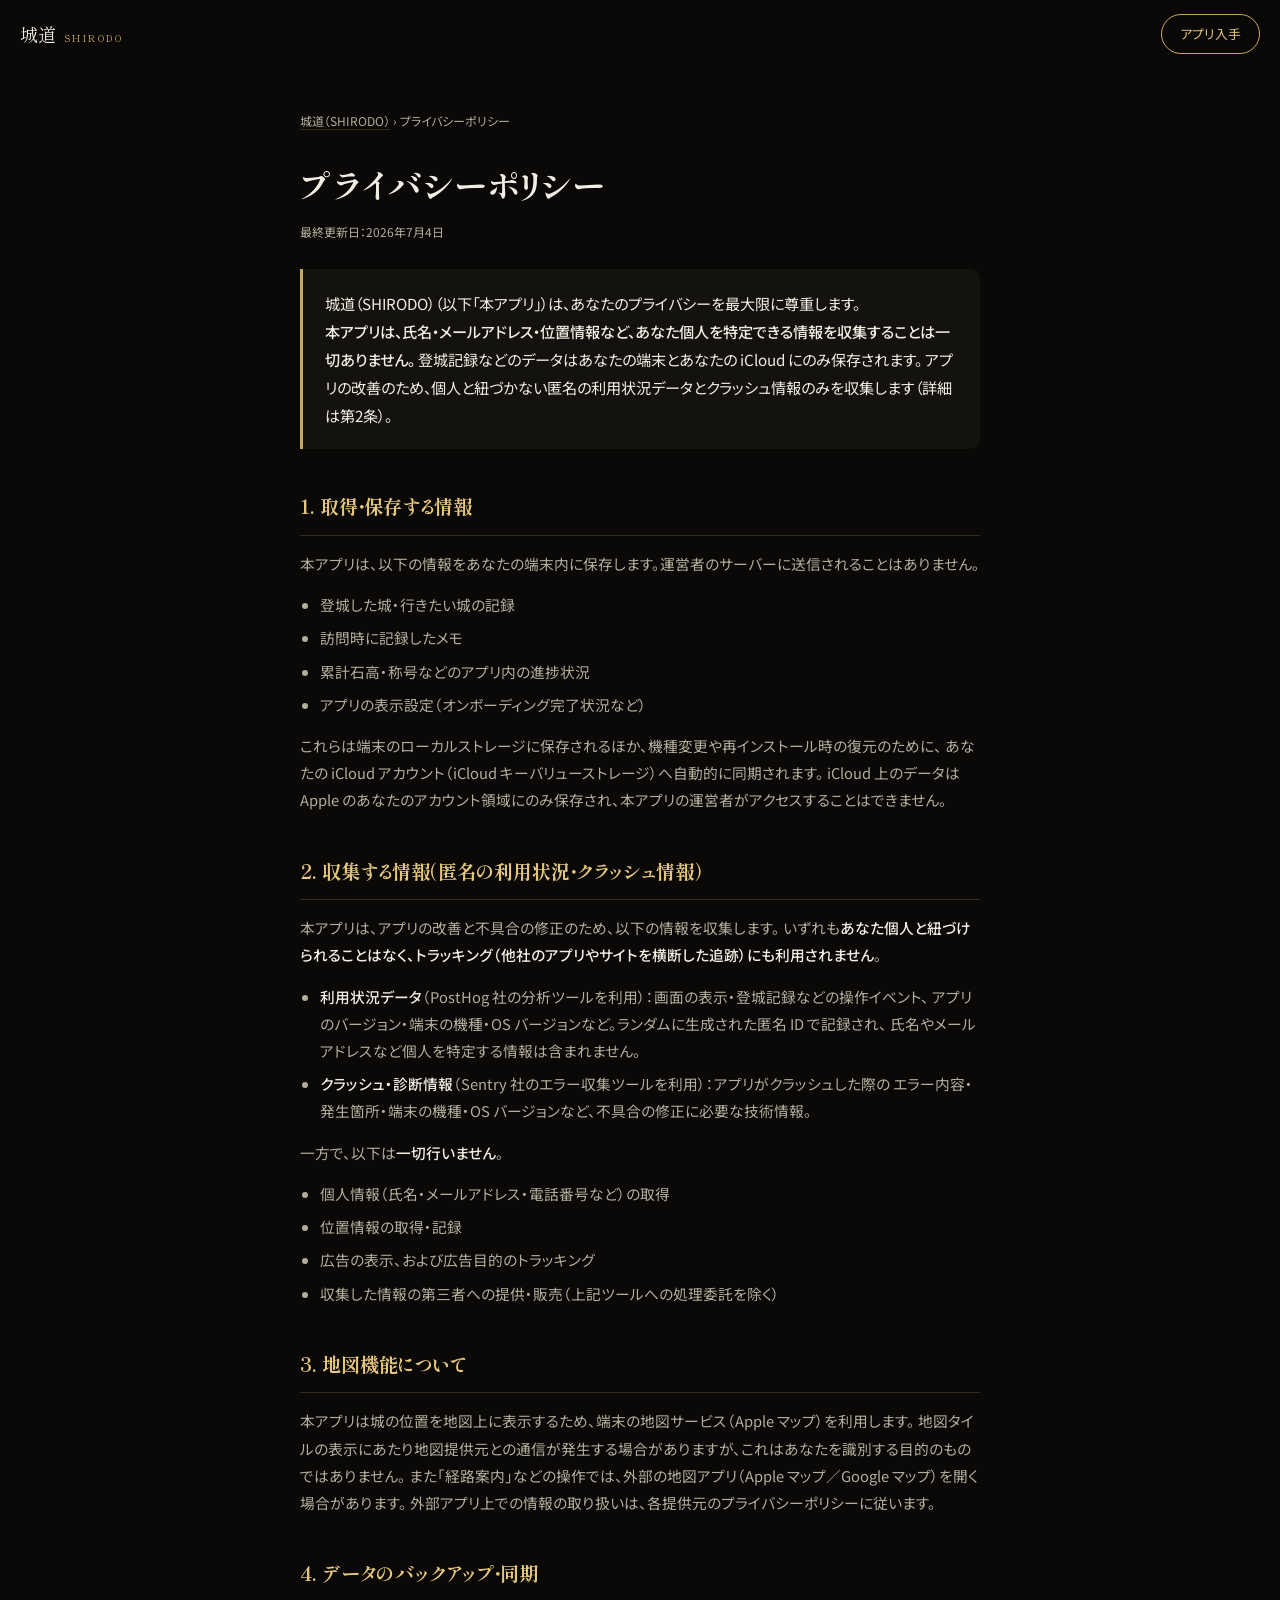
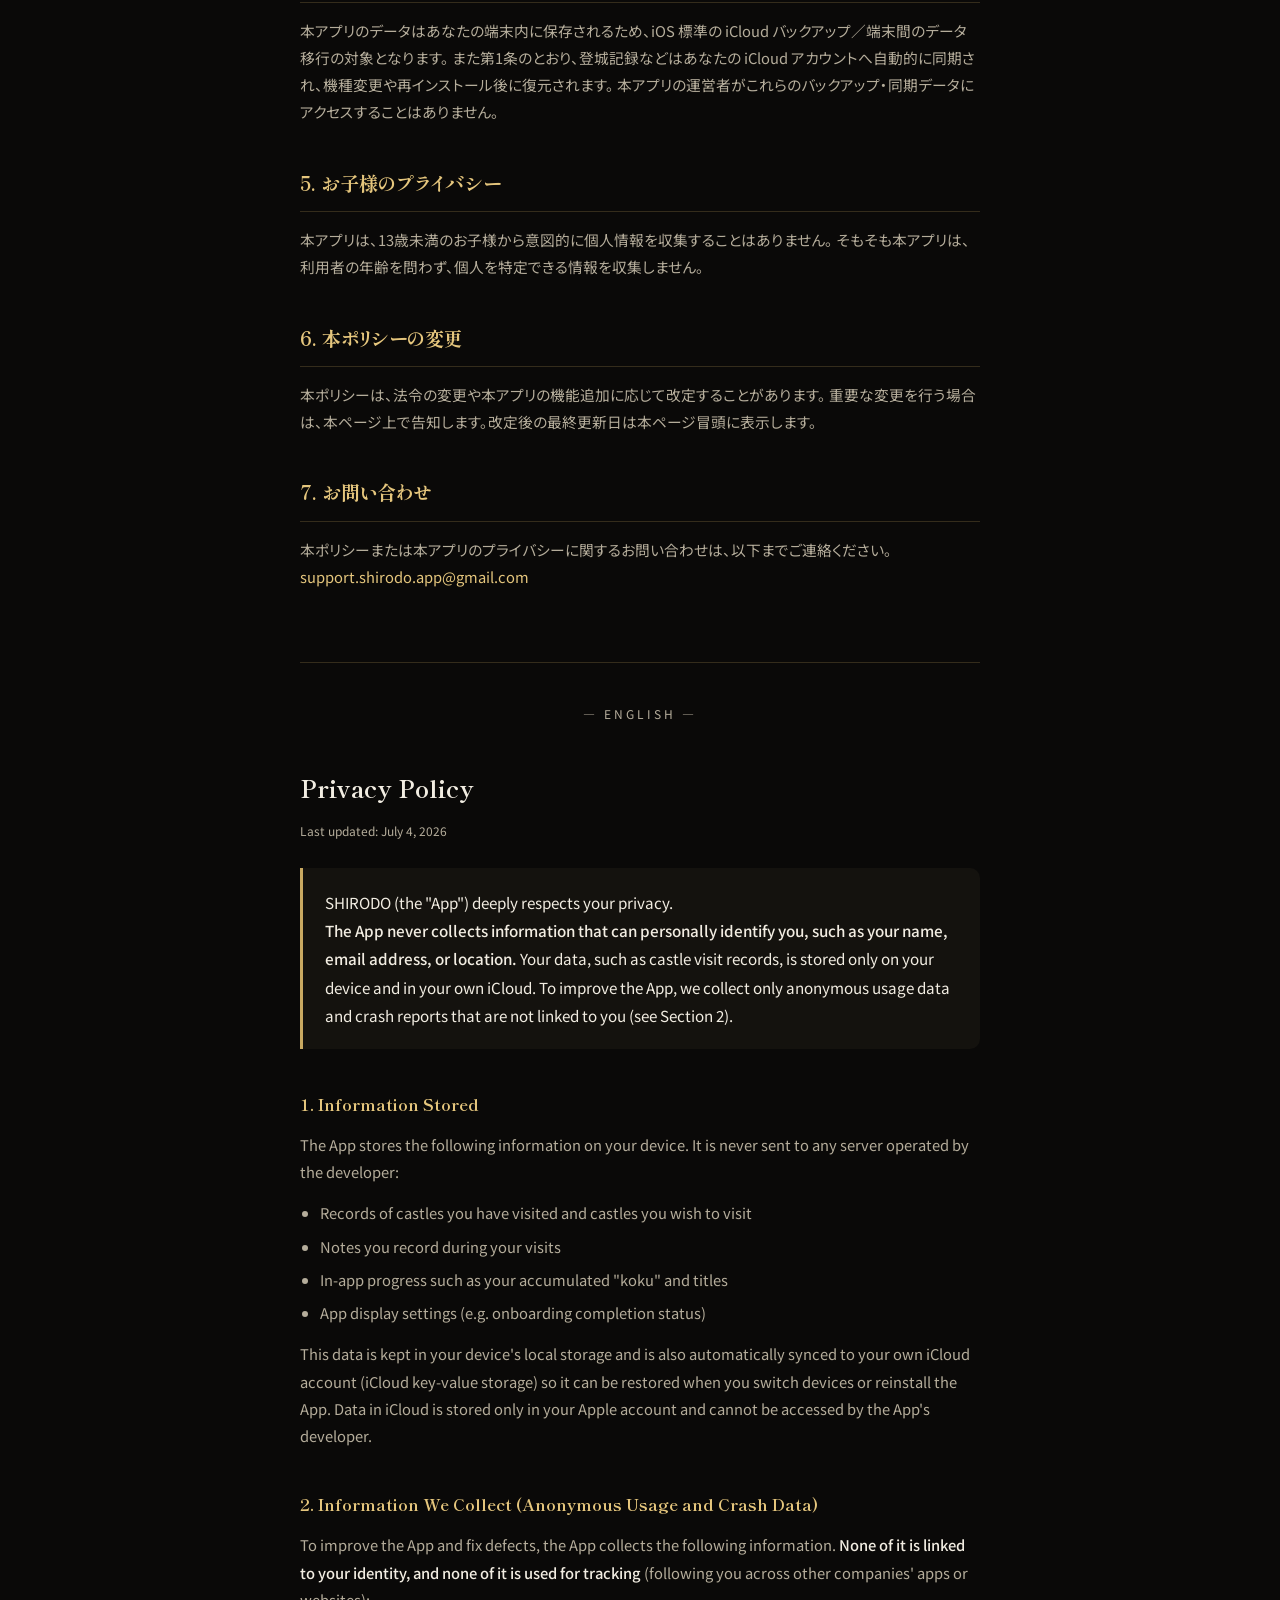
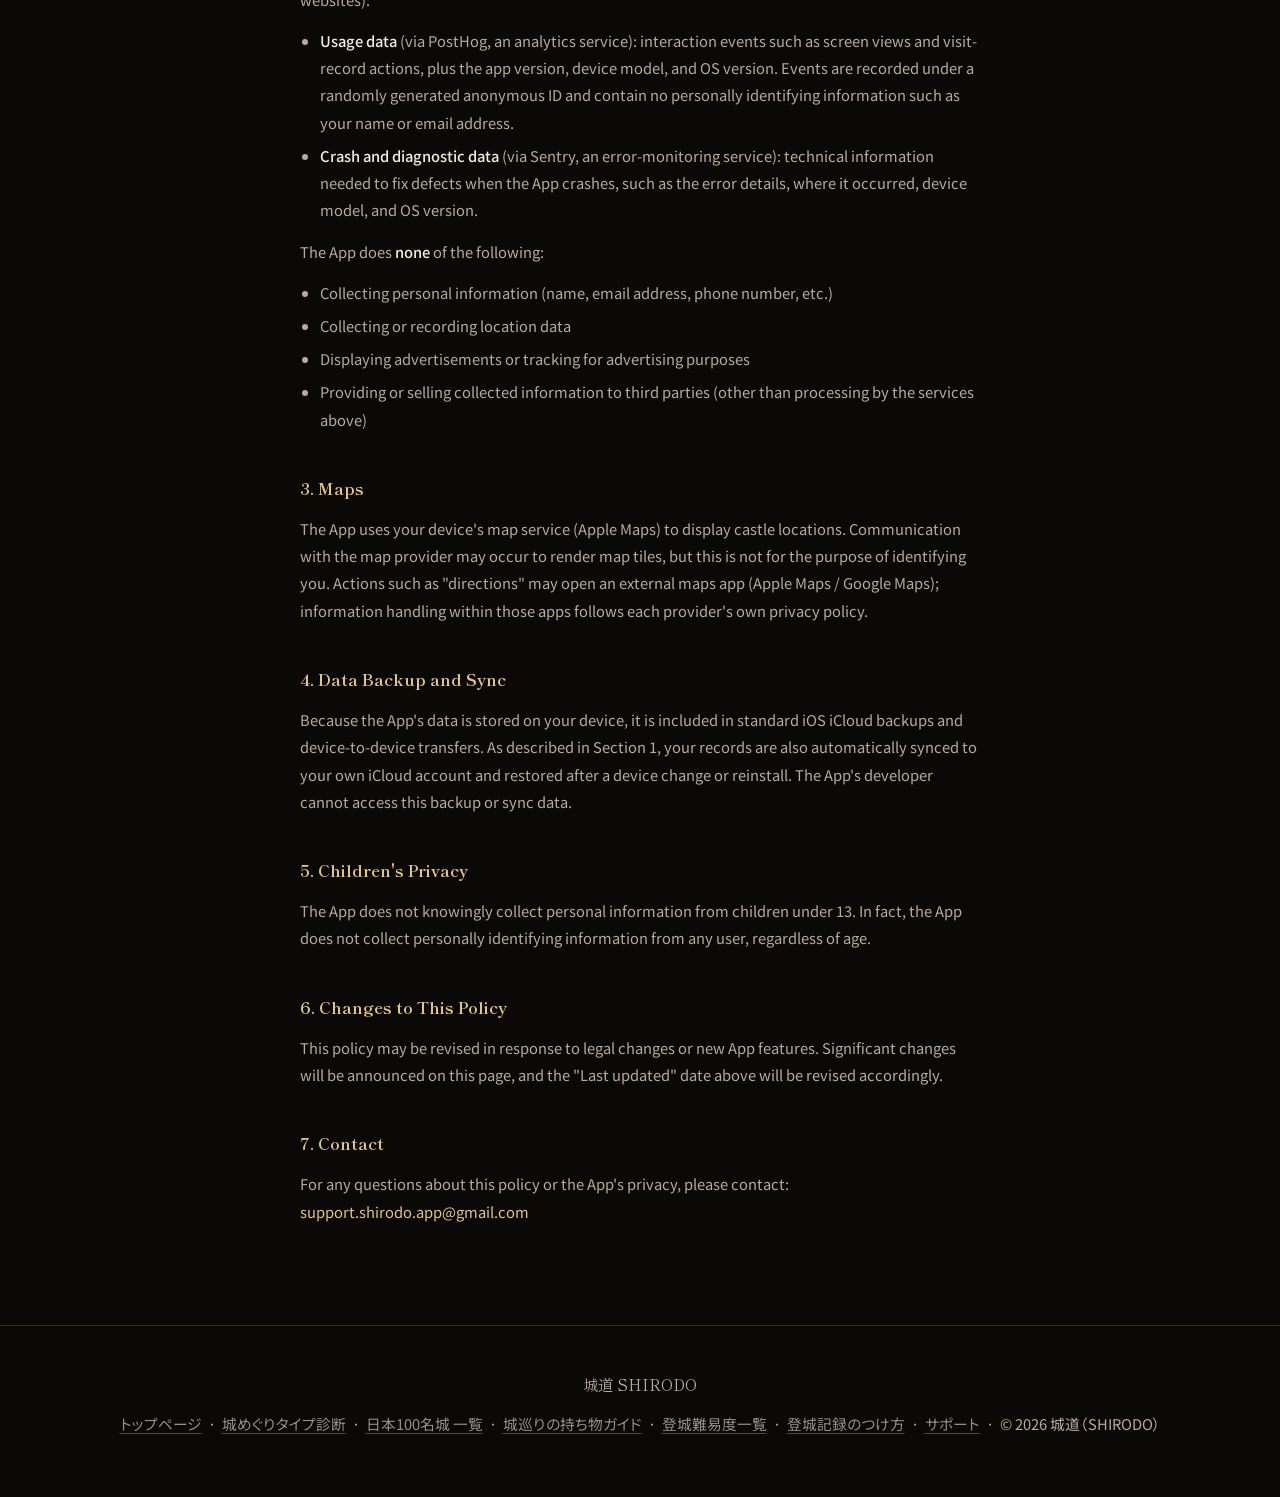
<file: privacy/index.html>
<!DOCTYPE html>
<html lang="ja">
<head>
<meta charset="UTF-8">
<meta name="viewport" content="width=device-width, initial-scale=1.0, viewport-fit=cover">
<title>プライバシーポリシー | 城道（SHIRODO）</title>
<meta name="description" content="登城記録アプリ 城道（SHIRODO）のプライバシーポリシー。氏名・メールアドレス・位置情報など個人を特定できる情報は一切収集しません。登城記録はお使いの端末とご自身のiCloudにのみ保存されます。">
<meta name="robots" content="index, follow">
<link rel="canonical" href="https://shirodo.com/privacy/">
<meta property="og:title" content="プライバシーポリシー | 城道（SHIRODO）">
<meta property="og:description" content="城道（SHIRODO）は個人を特定できる情報を一切収集しません。登城記録は端末とご自身のiCloudにのみ保存されます。">
<meta property="og:image" content="https://shirodo.com/assets/matsumoto-castle.jpg">
<meta property="og:url" content="https://shirodo.com/privacy/">
<meta property="og:type" content="website">
<meta property="og:site_name" content="城道（SHIRODO）">
<meta property="og:locale" content="ja_JP">
<meta name="twitter:card" content="summary_large_image">
<meta name="twitter:title" content="プライバシーポリシー | 城道（SHIRODO）">
<meta name="twitter:description" content="城道（SHIRODO）は個人を特定できる情報を一切収集しません。">
<meta name="twitter:image" content="https://shirodo.com/assets/matsumoto-castle.jpg">
<script type="application/ld+json">
{
 "@context": "https://schema.org",
 "@type": "WebPage",
 "name": "プライバシーポリシー｜城道（SHIRODO）",
 "url": "https://shirodo.com/privacy/",
 "inLanguage": "ja-JP",
 "dateModified": "2026-07-04",
 "author": {
  "@id": "https://shirodo.com/#author"
 },
 "publisher": {
  "@id": "https://shirodo.com/#author"
 }
}
</script>
<script type="application/ld+json">
{
 "@context": "https://schema.org",
 "@type": "BreadcrumbList",
 "itemListElement": [
  {"@type": "ListItem", "position": 1, "name": "城道（SHIRODO）", "item": "https://shirodo.com/"},
  {"@type": "ListItem", "position": 2, "name": "プライバシーポリシー", "item": "https://shirodo.com/privacy/"}
 ]
}
</script>
<!-- shared:head -->
<meta name="apple-itunes-app" content="app-id=6781983836">
<link rel="icon" href="data:image/svg+xml,<svg xmlns=%22http://www.w3.org/2000/svg%22 viewBox=%220 0 100 100%22><text y=%22.9em%22 font-size=%2290%22>🏯</text></svg>">
<link rel="preconnect" href="https://fonts.googleapis.com">
<link rel="preconnect" href="https://fonts.gstatic.com" crossorigin>
<link rel="stylesheet" href="https://fonts.googleapis.com/css2?family=Noto+Serif+JP:wght@400;500;600;700&family=Noto+Sans+JP:wght@400;500;700&family=Shippori+Mincho:wght@500;600;700&display=swap">
<link rel="stylesheet" href="/assets/site.css?v=cac5b0cf">
<!-- /shared:head -->

<style>
      html { -webkit-text-size-adjust: 100%; }
    
        
  main { max-width: 720px; margin: 0 auto; padding: 110px 20px 60px; }
    
  h1 { font-family: var(--f-serif); font-size: 1.75rem; line-height: 1.5; margin-bottom: 10px; }
    .lead {
    padding: 20px 22px; margin-bottom: 40px;
    background: var(--sumi-2); border-left: 3px solid var(--gold); border-radius: 0 10px 10px 0;
    font-size: 0.95rem; color: var(--washi);
  }

  section { margin-bottom: 40px; }
  h2 {
    font-family: var(--f-serif); font-size: 1.2rem; color: var(--gold-bright);
    margin-bottom: 14px; padding-bottom: 10px; border-bottom: 1px solid var(--line);
  }
  h3 { font-family: var(--f-serif); font-size: 1.02rem; color: var(--gold-bright); margin-bottom: 12px; }
  p { font-size: 0.92rem; color: var(--washi-dim); margin-bottom: 14px; }
  p:last-child, ul:last-child { margin-bottom: 0; }
  p strong, li strong { color: var(--washi); font-weight: 500; }
    ul { padding-left: 1.25rem; margin-bottom: 14px; }
  li { font-size: 0.92rem; color: var(--washi-dim); margin-bottom: 6px; }

  .lang-divider {
    margin: 72px 0 40px; text-align: center;
    color: var(--washi-dim); font-size: 0.75rem; letter-spacing: 0.25em;
    border-top: 1px solid var(--line); padding-top: 40px;
    scroll-margin-top: 76px;
  }
  .lang-title { font-family: var(--f-serif); font-size: 1.5rem; color: var(--washi); margin-bottom: 10px; border: none; padding: 0; }

      
  @media (min-width: 720px) {
    h1 { font-size: 2.1rem; }
  }
</style>
<!-- shared:scripts -->
<script defer src="/assets/analytics.js"></script>
<script defer src="/assets/appstore-qr.js"></script>
<!-- /shared:scripts -->
</head>
<body>

<!-- shared:nav -->
<nav class="nav">
  <a class="nav-brand" href="/">城道<small>SHIRODO</small></a>
  <a class="nav-cta" href="https://apps.apple.com/app/id6781983836">アプリ入手</a>
</nav>
<!-- /shared:nav -->

<main>
  <p class="breadcrumb"><a href="/">城道（SHIRODO）</a> › プライバシーポリシー</p>

  <h1>プライバシーポリシー</h1>
  <p class="meta">最終更新日：2026年7月4日</p>

  <p class="lead">
    城道（SHIRODO）（以下「本アプリ」）は、あなたのプライバシーを最大限に尊重します。<br>
    <strong>本アプリは、氏名・メールアドレス・位置情報など、あなた個人を特定できる情報を収集することは一切ありません。</strong>
    登城記録などのデータはあなたの端末とあなたの iCloud にのみ保存されます。
    アプリの改善のため、個人と紐づかない匿名の利用状況データとクラッシュ情報のみを収集します（詳細は第2条）。
  </p>

  <section>
    <h2>1. 取得・保存する情報</h2>
    <p>本アプリは、以下の情報をあなたの端末内に保存します。運営者のサーバーに送信されることはありません。</p>
    <ul>
      <li>登城した城・行きたい城の記録</li>
      <li>訪問時に記録したメモ</li>
      <li>累計石高・称号などのアプリ内の進捗状況</li>
      <li>アプリの表示設定（オンボーディング完了状況など）</li>
    </ul>
    <p>これらは端末のローカルストレージに保存されるほか、機種変更や再インストール時の復元のために、
    あなたの iCloud アカウント（iCloud キーバリューストレージ）へ自動的に同期されます。
    iCloud 上のデータは Apple のあなたのアカウント領域にのみ保存され、本アプリの運営者がアクセスすることはできません。</p>
  </section>

  <section>
    <h2>2. 収集する情報（匿名の利用状況・クラッシュ情報）</h2>
    <p>本アプリは、アプリの改善と不具合の修正のため、以下の情報を収集します。
    いずれも<strong>あなた個人と紐づけられることはなく、トラッキング（他社のアプリやサイトを横断した追跡）にも利用されません</strong>。</p>
    <ul>
      <li><strong>利用状況データ</strong>（PostHog 社の分析ツールを利用）：画面の表示・登城記録などの操作イベント、
      アプリのバージョン・端末の機種・OS バージョンなど。ランダムに生成された匿名 ID で記録され、
      氏名やメールアドレスなど個人を特定する情報は含まれません。</li>
      <li><strong>クラッシュ・診断情報</strong>（Sentry 社のエラー収集ツールを利用）：アプリがクラッシュした際の
      エラー内容・発生箇所・端末の機種・OS バージョンなど、不具合の修正に必要な技術情報。</li>
    </ul>
    <p>一方で、以下は<strong>一切行いません</strong>。</p>
    <ul>
      <li>個人情報（氏名・メールアドレス・電話番号など）の取得</li>
      <li>位置情報の取得・記録</li>
      <li>広告の表示、および広告目的のトラッキング</li>
      <li>収集した情報の第三者への提供・販売（上記ツールへの処理委託を除く）</li>
    </ul>
  </section>

  <section>
    <h2>3. 地図機能について</h2>
    <p>本アプリは城の位置を地図上に表示するため、端末の地図サービス（Apple マップ）を利用します。
    地図タイルの表示にあたり地図提供元との通信が発生する場合がありますが、これはあなたを識別する目的のものではありません。
    また「経路案内」などの操作では、外部の地図アプリ（Apple マップ／Google マップ）を開く場合があります。
    外部アプリ上での情報の取り扱いは、各提供元のプライバシーポリシーに従います。</p>
  </section>

  <section>
    <h2>4. データのバックアップ・同期</h2>
    <p>本アプリのデータはあなたの端末内に保存されるため、iOS 標準の iCloud バックアップ／端末間のデータ移行の対象となります。
    また第1条のとおり、登城記録などはあなたの iCloud アカウントへ自動的に同期され、機種変更や再インストール後に復元されます。
    本アプリの運営者がこれらのバックアップ・同期データにアクセスすることはありません。</p>
  </section>

  <section>
    <h2>5. お子様のプライバシー</h2>
    <p>本アプリは、13歳未満のお子様から意図的に個人情報を収集することはありません。
    そもそも本アプリは、利用者の年齢を問わず、個人を特定できる情報を収集しません。</p>
  </section>

  <section>
    <h2>6. 本ポリシーの変更</h2>
    <p>本ポリシーは、法令の変更や本アプリの機能追加に応じて改定することがあります。
    重要な変更を行う場合は、本ページ上で告知します。改定後の最終更新日は本ページ冒頭に表示します。</p>
  </section>

  <section>
    <h2>7. お問い合わせ</h2>
    <p>本ポリシーまたは本アプリのプライバシーに関するお問い合わせは、以下までご連絡ください。<br>
    <a href="mailto:support.shirodo.app@gmail.com">support.shirodo.app@gmail.com</a></p>
  </section>

  <p class="lang-divider">— ENGLISH —</p>

  <div lang="en">
    <h2 class="lang-title">Privacy Policy</h2>
    <p class="meta">Last updated: July 4, 2026</p>

    <p class="lead">
      SHIRODO (the "App") deeply respects your privacy.<br>
      <strong>The App never collects information that can personally identify you, such as your name, email address, or location.</strong>
      Your data, such as castle visit records, is stored only on your device and in your own iCloud.
      To improve the App, we collect only anonymous usage data and crash reports that are not linked to you (see Section 2).
    </p>

    <section>
      <h3>1. Information Stored</h3>
      <p>The App stores the following information on your device. It is never sent to any server operated by the developer:</p>
      <ul>
        <li>Records of castles you have visited and castles you wish to visit</li>
        <li>Notes you record during your visits</li>
        <li>In-app progress such as your accumulated "koku" and titles</li>
        <li>App display settings (e.g. onboarding completion status)</li>
      </ul>
      <p>This data is kept in your device's local storage and is also automatically synced to your own iCloud account
      (iCloud key-value storage) so it can be restored when you switch devices or reinstall the App.
      Data in iCloud is stored only in your Apple account and cannot be accessed by the App's developer.</p>
    </section>

    <section>
      <h3>2. Information We Collect (Anonymous Usage and Crash Data)</h3>
      <p>To improve the App and fix defects, the App collects the following information.
      <strong>None of it is linked to your identity, and none of it is used for tracking</strong> (following you across other companies' apps or websites):</p>
      <ul>
        <li><strong>Usage data</strong> (via PostHog, an analytics service): interaction events such as screen views and
        visit-record actions, plus the app version, device model, and OS version. Events are recorded under a randomly
        generated anonymous ID and contain no personally identifying information such as your name or email address.</li>
        <li><strong>Crash and diagnostic data</strong> (via Sentry, an error-monitoring service): technical information
        needed to fix defects when the App crashes, such as the error details, where it occurred, device model, and OS version.</li>
      </ul>
      <p>The App does <strong>none</strong> of the following:</p>
      <ul>
        <li>Collecting personal information (name, email address, phone number, etc.)</li>
        <li>Collecting or recording location data</li>
        <li>Displaying advertisements or tracking for advertising purposes</li>
        <li>Providing or selling collected information to third parties (other than processing by the services above)</li>
      </ul>
    </section>

    <section>
      <h3>3. Maps</h3>
      <p>The App uses your device's map service (Apple Maps) to display castle locations. Communication with the map provider may occur to render map tiles, but this is not for the purpose of identifying you. Actions such as "directions" may open an external maps app (Apple Maps / Google Maps); information handling within those apps follows each provider's own privacy policy.</p>
    </section>

    <section>
      <h3>4. Data Backup and Sync</h3>
      <p>Because the App's data is stored on your device, it is included in standard iOS iCloud backups and device-to-device transfers. As described in Section 1, your records are also automatically synced to your own iCloud account and restored after a device change or reinstall. The App's developer cannot access this backup or sync data.</p>
    </section>

    <section>
      <h3>5. Children's Privacy</h3>
      <p>The App does not knowingly collect personal information from children under 13. In fact, the App does not collect personally identifying information from any user, regardless of age.</p>
    </section>

    <section>
      <h3>6. Changes to This Policy</h3>
      <p>This policy may be revised in response to legal changes or new App features. Significant changes will be announced on this page, and the "Last updated" date above will be revised accordingly.</p>
    </section>

    <section>
      <h3>7. Contact</h3>
      <p>For any questions about this policy or the App's privacy, please contact:<br>
      <a href="mailto:support.shirodo.app@gmail.com">support.shirodo.app@gmail.com</a></p>
    </section>
  </div>

</main>

<!-- shared:footer -->
<footer>
  <span class="footer-brand">城道 SHIRODO</span>
  <p>
    <a href="/">トップページ</a>
    &nbsp;·&nbsp; <a href="/shindan/">城めぐりタイプ診断</a>
    &nbsp;·&nbsp; <a href="/100meijo/">日本100名城 一覧</a>
    &nbsp;·&nbsp; <a href="/guide/mochimono/">城巡りの持ち物ガイド</a>
    &nbsp;·&nbsp; <a href="/guide/level/">登城難易度一覧</a>
    &nbsp;·&nbsp; <a href="/guide/kiroku/">登城記録のつけ方</a>
    &nbsp;·&nbsp; <a href="/support/">サポート</a>
    &nbsp;·&nbsp; © 2026 城道（SHIRODO）
  </p>
</footer>
<!-- /shared:footer -->

</body>
</html>
</file>
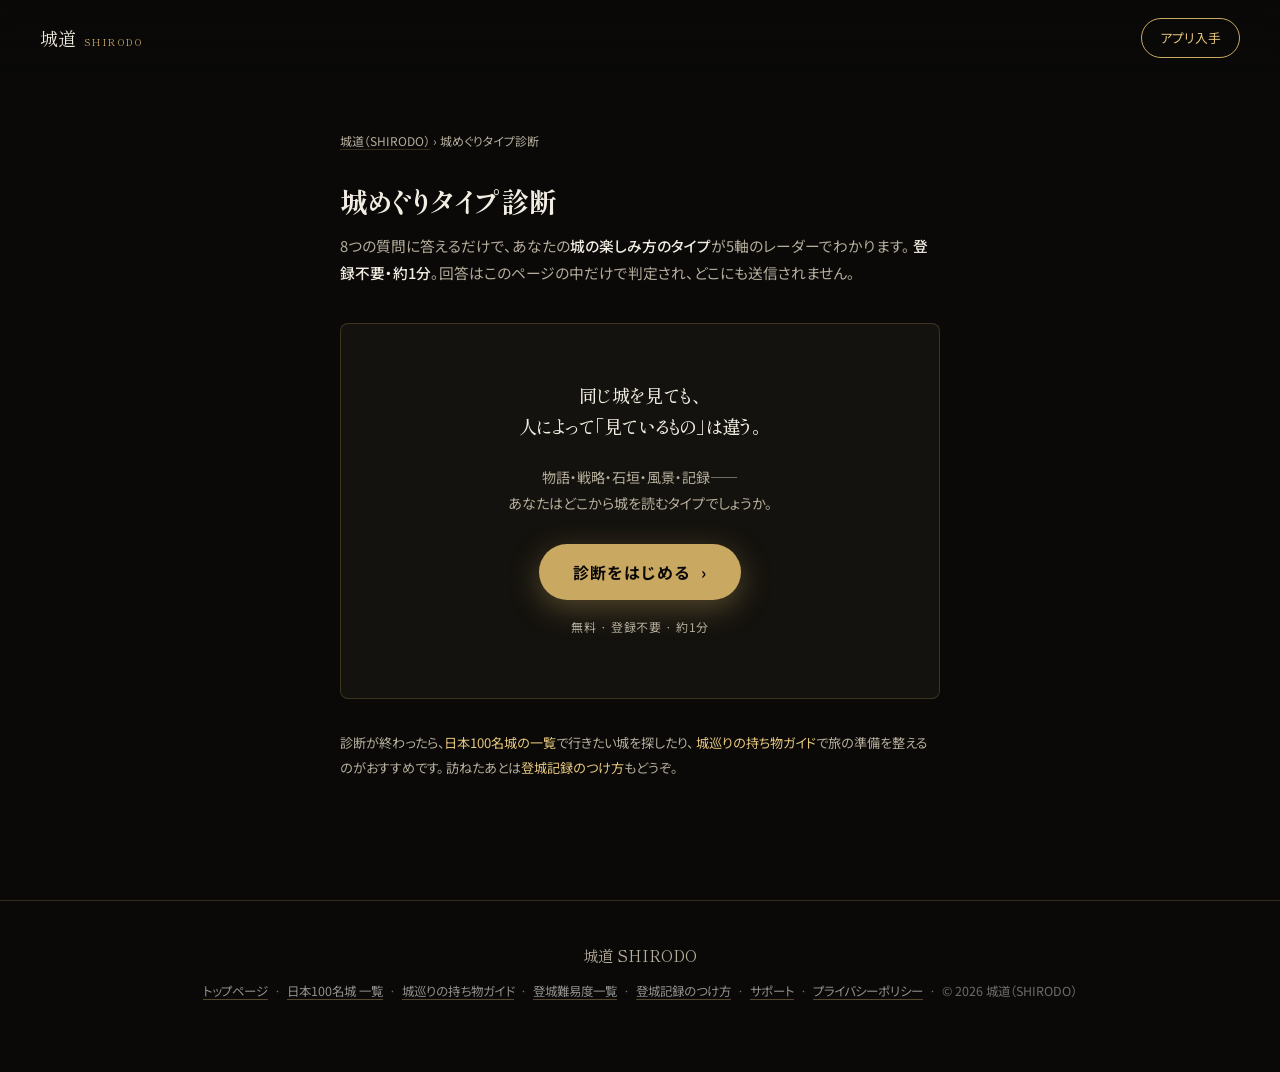
<file: shindan/index.html>
<!DOCTYPE html>
<html lang="ja">
<head>
<meta charset="UTF-8">
<meta name="viewport" content="width=device-width, initial-scale=1.0, viewport-fit=cover">
<title>城めぐりタイプ診断｜8問・1分でわかる、あなたの城の楽しみ方 | 城道（SHIRODO）</title>
<meta name="description" content="8つの質問に答えるだけで、あなたの城めぐりタイプ（語り部・軍師・普請奉行・風流人・記録方）が5軸レーダーでわかる無料診断。タイプ別のおすすめ100名城も紹介。登録不要・1分で完了。">
<meta name="robots" content="index, follow">
<link rel="canonical" href="https://shirodo.com/shindan/">
<meta property="og:title" content="城めぐりタイプ診断｜8問・1分でわかる、あなたの城の楽しみ方">
<meta property="og:description" content="あなたの城めぐりタイプが5軸レーダーでわかる無料診断。登録不要・1分で完了。">
<meta property="og:image" content="https://shirodo.com/assets/matsumoto-castle.jpg">
<meta property="og:url" content="https://shirodo.com/shindan/">
<meta property="og:type" content="website">
<meta property="og:site_name" content="城道（SHIRODO）">
<meta property="og:locale" content="ja_JP">
<meta name="twitter:card" content="summary_large_image">
<meta name="twitter:title" content="城めぐりタイプ診断｜8問・1分でわかる、あなたの城の楽しみ方">
<meta name="twitter:description" content="あなたの城めぐりタイプが5軸レーダーでわかる無料診断。登録不要・1分で完了。">
<meta name="twitter:image" content="https://shirodo.com/assets/matsumoto-castle.jpg">
<script type="application/ld+json">
{
 "@context": "https://schema.org",
 "@type": "BreadcrumbList",
 "itemListElement": [
  {"@type": "ListItem", "position": 1, "name": "城道（SHIRODO）", "item": "https://shirodo.com/"},
  {"@type": "ListItem", "position": 2, "name": "城めぐりタイプ診断", "item": "https://shirodo.com/shindan/"}
 ]
}
</script>
<script type="application/ld+json">
{
 "@context": "https://schema.org",
 "@type": "WebPage",
 "name": "城めぐりタイプ診断",
 "headline": "城めぐりタイプ診断｜8問・1分でわかる、あなたの城の楽しみ方",
 "description": "8つの質問に答えるだけで、あなたの城めぐりタイプ（語り部・軍師・普請奉行・風流人・記録方）が5軸レーダーでわかる無料診断。",
 "url": "https://shirodo.com/shindan/",
 "inLanguage": "ja-JP",
 "datePublished": "2026-07-17",
 "dateModified": "2026-07-17",
 "author": {"@type": "Person", "@id": "https://shirodo.com/#author", "name": "城道（SHIRODO）開発者", "url": "https://shirodo.com/"},
 "publisher": {"@type": "Organization", "name": "城道（SHIRODO）", "url": "https://shirodo.com/"},
 "isPartOf": {"@type": "WebSite", "name": "城道（SHIRODO）", "url": "https://shirodo.com/"}
}
</script>
<!-- shared:head -->
<meta name="apple-itunes-app" content="app-id=6781983836">
<link rel="icon" href="data:image/svg+xml,<svg xmlns=%22http://www.w3.org/2000/svg%22 viewBox=%220 0 100 100%22><text y=%22.9em%22 font-size=%2290%22>🏯</text></svg>">
<link rel="preconnect" href="https://fonts.googleapis.com">
<link rel="preconnect" href="https://fonts.gstatic.com" crossorigin>
<link rel="stylesheet" href="https://fonts.googleapis.com/css2?family=Noto+Serif+JP:wght@400;500;600;700&family=Noto+Sans+JP:wght@400;500;700&family=Shippori+Mincho:wght@500;600;700&display=swap">
<link rel="stylesheet" href="/assets/site.css?v=cac5b0cf">
<!-- /shared:head -->

<style>
          .serif { font-family: var(--f-serif); font-weight: 500; letter-spacing: 0.02em; }
  
        
  main { max-width: 640px; margin: 0 auto; padding: 110px 20px 60px; }
    
  h1 { font-family: var(--f-serif); font-size: 1.75rem; line-height: 1.5; margin-bottom: 10px; }
  .page-lead { font-size: 0.92rem; color: var(--washi-dim); margin-bottom: 36px; }
  .page-lead strong { color: var(--washi); font-weight: 500; }

  /* ======= 診断カード ======= */
  .quiz {
    background: var(--sumi-2);
    border: 1px solid var(--line);
    border-radius: 8px;
    padding: 28px 22px 32px;
  }
  .quiz-progress {
    display: flex; align-items: center; gap: 12px;
    margin-bottom: 22px;
  }
  .quiz-progress .bar {
    flex: 1; height: 3px; background: rgba(201,169,97,0.15); border-radius: 999px; overflow: hidden;
  }
  .quiz-progress .bar i {
    display: block; height: 100%; width: 0;
    background: linear-gradient(to right, var(--gold), var(--gold-bright));
    transition: width 0.3s ease;
  }
  .quiz-progress .count {
    font-size: 0.75rem; color: var(--gold); letter-spacing: 0.1em; white-space: nowrap;
    font-family: var(--f-serif);
  }
  .quiz-q {
    font-family: var(--f-serif);
    font-size: 1.15rem;
    line-height: 1.7;
    margin-bottom: 22px;
    min-height: 3.4em;
    text-wrap: pretty;
  }
  .quiz-opts { display: flex; flex-direction: column; gap: 12px; }
  .quiz-opt {
    text-align: left;
    font-family: var(--f-sans);
    font-size: 0.92rem;
    line-height: 1.7;
    color: var(--washi);
    background: rgba(30,26,20,0.5);
    border: 1px solid var(--line);
    border-radius: 6px;
    padding: 14px 18px;
    cursor: pointer;
    transition: border-color 0.15s, background 0.15s, transform 0.1s;
  }
  .quiz-opt:hover { border-color: var(--gold); background: rgba(201,169,97,0.08); }
  .quiz-opt:active { transform: scale(0.98); }

  .quiz-start {
    display: inline-flex; align-items: center; gap: 10px;
    background: var(--gold); color: var(--sumi);
    font-weight: 700; font-size: 1rem;
    padding: 16px 34px; border: none; border-radius: 999px;
    letter-spacing: 0.06em; cursor: pointer;
    box-shadow: 0 8px 30px rgba(201,169,97,0.35);
    transition: transform 0.15s;
    font-family: var(--f-sans);
  }
  .quiz-start:hover { transform: translateY(-2px); }
  .quiz-intro-note { margin-top: 16px; font-size: 0.75rem; color: var(--washi-dim); letter-spacing: 0.05em; }

  /* ======= 結果 ======= */
  .result-eyebrow {
    font-size: 0.7rem; letter-spacing: 0.35em; color: var(--gold);
    margin-bottom: 12px; display: block;
  }
  .result-type {
    font-family: var(--f-serif);
    font-size: 2.2rem;
    color: var(--gold-bright);
    line-height: 1.4;
    margin-bottom: 4px;
  }
  .result-yomi { font-size: 0.78rem; color: var(--washi-dim); letter-spacing: 0.2em; margin-bottom: 20px; }
  .result-desc {
    font-family: var(--f-serif);
    font-size: 0.98rem;
    line-height: 2;
    margin-bottom: 28px;
    text-wrap: pretty;
  }
  .radar-wrap { display: flex; justify-content: center; margin-bottom: 28px; }
  .radar-wrap svg { width: 280px; height: 260px; }

  .result-castles {
    border-top: 1px dashed rgba(201,169,97,0.25);
    padding-top: 22px;
    margin-bottom: 28px;
  }
  .result-castles h2 {
    font-family: var(--f-serif); font-size: 1rem; color: var(--washi); margin-bottom: 12px;
  }
  .result-castles ul { list-style: none; display: flex; flex-direction: column; gap: 8px; }
  .result-castles li {
    font-size: 0.9rem; color: var(--washi-dim);
    padding-left: 18px; position: relative;
  }
  .result-castles li::before {
    content: "▸"; position: absolute; left: 0; color: var(--gold);
  }
  .result-castles li strong { color: var(--washi); font-weight: 500; font-family: var(--f-serif); }

  .result-app {
    background: rgba(201,169,97,0.06);
    border: 1px solid var(--line);
    border-radius: 8px;
    padding: 22px 20px;
    margin-bottom: 24px;
    font-size: 0.9rem;
    color: var(--washi-dim);
  }
  .result-app strong { color: var(--gold-bright); font-weight: 500; }
  .result-ctas { display: flex; flex-direction: column; gap: 14px; align-items: center; margin-top: 24px; }
  .cta-primary {
    display: inline-flex; align-items: center; gap: 10px;
    background: var(--gold); color: var(--sumi);
    font-weight: 700; padding: 16px 34px; border-radius: 999px;
    font-size: 1rem; letter-spacing: 0.06em;
    box-shadow: 0 8px 30px rgba(201,169,97,0.35);
    transition: transform 0.15s;
  }
  .cta-primary:hover { transform: translateY(-2px); }
  .cta-share {
    display: inline-flex; align-items: center; gap: 8px;
    font-size: 0.85rem; color: var(--washi-dim);
    border: 1px solid var(--line); border-radius: 999px;
    padding: 10px 22px;
    transition: border-color 0.15s, color 0.15s;
  }
  .cta-share:hover { border-color: var(--gold); color: var(--gold-bright); }
  .cta-retry {
    background: none; border: none; cursor: pointer;
    font-size: 0.78rem; color: var(--washi-dim);
    text-decoration: underline; text-underline-offset: 3px;
    font-family: var(--f-sans);
  }
  .cta-retry:hover { color: var(--washi); }

  footer {
    text-align: center; padding: 40px 24px 60px;
    color: rgba(255,255,255,0.4); font-size: 0.78rem;
    border-top: 1px solid var(--line); margin-top: 60px;
  }
  footer p { margin-bottom: 10px; line-height: 1.7; }
    
  [hidden] { display: none !important; }

  @media (min-width: 768px) {
    .nav { padding: 18px 40px; }
    main { padding-top: 130px; }
    .quiz { padding: 36px 36px 40px; }
  }
</style>
<!-- shared:scripts -->
<script defer src="/assets/analytics.js"></script>
<script defer src="/assets/appstore-qr.js"></script>
<!-- /shared:scripts -->
</head>
<body>

<!-- shared:nav -->
<nav class="nav">
  <a class="nav-brand" href="/">城道<small>SHIRODO</small></a>
  <a class="nav-cta" href="https://apps.apple.com/app/id6781983836">アプリ入手</a>
</nav>
<!-- /shared:nav -->

<main>
  <nav class="breadcrumb"><a href="/">城道（SHIRODO）</a> › 城めぐりタイプ診断</nav>

  <h1>城めぐりタイプ診断</h1>
  <p class="page-lead">
    8つの質問に答えるだけで、あなたの<strong>城の楽しみ方のタイプ</strong>が5軸のレーダーでわかります。
    <strong>登録不要・約1分</strong>。回答はこのページの中だけで判定され、どこにも送信されません。
  </p>

  <div class="quiz" id="quiz">
    <!-- イントロ -->
    <div id="quiz-intro" style="text-align:center; padding: 20px 0;">
      <p class="quiz-q serif" style="min-height:0; text-align:center;">
        同じ城を見ても、<br>人によって「見ているもの」は違う。
      </p>
      <p style="font-size:0.88rem; color:var(--washi-dim); margin-bottom:28px;">
        物語・戦略・石垣・風景・記録——<br>あなたはどこから城を読むタイプでしょうか。
      </p>
      <button class="quiz-start" id="start-btn" type="button">診断をはじめる<span aria-hidden="true">›</span></button>
      <p class="quiz-intro-note">無料 · 登録不要 · 約1分</p>
    </div>

    <!-- 設問 -->
    <div id="quiz-play" hidden>
      <div class="quiz-progress">
        <span class="count" id="q-count">一 / 八</span>
        <div class="bar"><i id="q-bar"></i></div>
      </div>
      <p class="quiz-q serif" id="q-text"></p>
      <div class="quiz-opts" id="q-opts"></div>
    </div>

    <!-- 結果 -->
    <div id="quiz-result" hidden>
      <span class="result-eyebrow">あなたの城めぐりタイプ</span>
      <p class="result-type serif" id="r-name"></p>
      <p class="result-yomi" id="r-yomi"></p>
      <p class="result-desc" id="r-desc"></p>
      <div class="radar-wrap">
        <svg id="r-radar" viewBox="0 0 280 260" role="img" aria-label="5軸レーダーチャート"></svg>
      </div>
      <div class="result-castles">
        <h2>このタイプにおすすめの100名城</h2>
        <ul id="r-castles"></ul>
      </div>
      <div class="result-app">
        <p id="r-app"></p>
      </div>
      <div class="result-ctas">
        <a class="cta-primary" href="https://apps.apple.com/app/id6781983836">
          城道アプリで旅をはじめる <span aria-hidden="true">›</span>
        </a>
        <a class="cta-share" id="r-share" href="#" target="_blank" rel="noopener">結果をXでシェアする</a>
        <button class="cta-retry" id="retry-btn" type="button">もう一度診断する</button>
      </div>
    </div>
  </div>

  <p style="margin-top:32px; font-size:0.82rem; color:var(--washi-dim);">
    診断が終わったら、<a href="/100meijo/">日本100名城の一覧</a>で行きたい城を探したり、
    <a href="/guide/mochimono/">城巡りの持ち物ガイド</a>で旅の準備を整えるのがおすすめです。
    訪ねたあとは<a href="/guide/kiroku/">登城記録のつけ方</a>もどうぞ。
  </p>
</main>

<!-- shared:footer -->
<footer>
  <span class="footer-brand">城道 SHIRODO</span>
  <p>
    <a href="/">トップページ</a>
    &nbsp;·&nbsp; <a href="/100meijo/">日本100名城 一覧</a>
    &nbsp;·&nbsp; <a href="/guide/mochimono/">城巡りの持ち物ガイド</a>
    &nbsp;·&nbsp; <a href="/guide/level/">登城難易度一覧</a>
    &nbsp;·&nbsp; <a href="/guide/kiroku/">登城記録のつけ方</a>
    &nbsp;·&nbsp; <a href="/support/">サポート</a>
    &nbsp;·&nbsp; <a href="/privacy/">プライバシーポリシー</a>
    &nbsp;·&nbsp; © 2026 城道（SHIRODO）
  </p>
</footer>
<!-- /shared:footer -->

<script>
(function () {
  // 5軸: M=物語 G=戦略 K=構造 F=風景 S=記録
  const AXES = [
    { key: 'M', label: '物語' },
    { key: 'G', label: '戦略' },
    { key: 'K', label: '構造' },
    { key: 'F', label: '風景' },
    { key: 'S', label: '記録' }
  ];

  const QUESTIONS = [
    { q: '城に着いた。まず目が行くのは？',
      opts: [
        { t: '天守や櫓の、たたずまいと景色', w: { F: 2, K: 1 } },
        { t: '石垣の積み方や反り', w: { K: 2 } },
        { t: 'ここを誰が、なぜ築いたのか', w: { M: 2, G: 1 } },
        { t: 'スタンプと御城印の場所', w: { S: 2 } }
      ] },
    { q: '城の説明板、どう読む？',
      opts: [
        { t: '築城の経緯と城主の変遷をじっくり', w: { M: 2 } },
        { t: '縄張図を見て、城全体の構造を把握', w: { K: 2, G: 1 } },
        { t: '写真に撮って、記録として残しておく', w: { S: 2 } },
        { t: 'ざっと読んで、早く景色に戻りたい', w: { F: 2 } }
      ] },
    { q: '城好き同士の話で、いちばん盛り上がれるのは？',
      opts: [
        { t: '城主たちの決断と運命のドラマ', w: { M: 2, G: 1 } },
        { t: '武者返しや算木積みなど、石垣の技術', w: { K: 2 } },
        { t: '天守から見たあの絶景', w: { F: 2 } },
        { t: '100名城制覇まで、あと何城か', w: { S: 2 } }
      ] },
    { q: '次の城旅、どう計画する？',
      opts: [
        { t: 'まだ行っていない城を優先して塗りつぶす', w: { S: 2 } },
        { t: '合戦や街道など、歴史の流れに沿ってたどる', w: { G: 2, M: 1 } },
        { t: '桜や紅葉など、いちばん美しい時期に合わせる', w: { F: 2 } },
        { t: '遺構がよく残る山城を選ぶ', w: { K: 2 } }
      ] },
    { q: '天守の最上階に登った。最初にすることは？',
      opts: [
        { t: '攻め手ならどこから来るか、地形を読む', w: { G: 2 } },
        { t: 'しばらく黙って、景色を眺める', w: { F: 2 } },
        { t: '登城の記録をつける', w: { S: 2 } },
        { t: '梁や柱、当時の造りを観察する', w: { K: 2 } }
      ] },
    { q: '歴史ドラマや大河で、つい気になるのは？',
      opts: [
        { t: '人物の心情と、その決断の理由', w: { M: 2 } },
        { t: '合戦シーンの布陣と戦術', w: { G: 2 } },
        { t: 'ロケ地になった城や風景', w: { F: 2 } },
        { t: '登場した城をリスト化して巡りたくなる', w: { S: 2 } }
      ] },
    { q: '城で自由時間が1時間。どう使う？',
      opts: [
        { t: '石垣や堀を、隅々まで歩いて確かめる', w: { K: 2 } },
        { t: 'ベンチに座って、城を眺めてぼんやり', w: { F: 2 } },
        { t: '資料館で古文書や史料を読む', w: { M: 2 } },
        { t: 'まだ見ていない見どころを効率よく回収', w: { S: 2, G: 1 } }
      ] },
    { q: '「なぜこの場所に城を建てたと思う？」と聞かれたら',
      opts: [
        { t: '川と街道を押さえる要衝だから', w: { G: 2 } },
        { t: '権力を見せつける舞台として', w: { M: 2 } },
        { t: '実際に立てばわかる。この眺めのため', w: { F: 2 } },
        { t: 'まず現地の遺構を確かめてから答えたい', w: { K: 2, S: 1 } }
      ] }
  ];

  const TYPES = {
    M: { name: '語り部', yomi: 'かたりべ',
      desc: 'あなたは、人と時代の物語から城を読むタイプ。石垣や天守そのものより、「そこで誰が何を決断したのか」に心が動きます。文脈を知ってから訪ねると、同じ景色に感情が重なる——城道の思想に、いちばん近いタイプです。',
      castles: [
        ['安土城（滋賀）', '信長の野望がすべて詰まった、幻の城'],
        ['大阪城（大阪）', '秀吉の絶頂と、豊臣家の落日の舞台'],
        ['会津若松城（福島）', '幕末、白虎隊が見た「燃える城」の物語']
      ],
      app: '城道の<strong>「今日の問い」</strong>と<strong>「人物の旅」</strong>は、まさにこのタイプのための機能です。毎朝ひとつの問いから、城の物語へ入っていけます。' },
    G: { name: '軍師', yomi: 'ぐんし',
      desc: 'あなたは、地形と戦略から城を読むタイプ。「なぜここに築いたのか」「どこから攻められると弱いか」——城を巨大な戦略パズルとして楽しめる人です。地図を見ているだけで一日つぶせるのでは。',
      castles: [
        ['小谷城（滋賀）', '浅井家三代、織田軍との攻防の山城'],
        ['山中城（静岡）', '障子堀が残る、北条流築城術の教科書'],
        ['春日山城（新潟）', '上杉謙信の本拠。天然の要害を体感できる']
      ],
      app: '城道の<strong>「地図」</strong>で城の立地を俯瞰し、<strong>「今日の問い」</strong>で築城の意図を読み解く。軍師の目で日本地図を眺め直せます。' },
    K: { name: '普請奉行', yomi: 'ふしんぶぎょう',
      desc: 'あなたは、石垣と構造に宿る技術を愛でるタイプ。算木積みの精度、武者返しの反り、縄張りの妙——人の手が積み上げたものの凄みを、ちゃんと見つけられる目を持っています。',
      castles: [
        ['熊本城（熊本）', '加藤清正の武者返し。石垣の最高峰'],
        ['丸亀城（香川）', '日本一高い石垣の総高60m'],
        ['竹田城（兵庫）', '天空に浮かぶ、総石垣の山城']
      ],
      app: '城道の<strong>「城の詳細」</strong>には、構造や普請にまつわる問いと物語も収録。見どころを知ってから行くと、石垣の解像度が変わります。' },
    F: { name: '風流人', yomi: 'ふうりゅうじん',
      desc: 'あなたは、景色と季節から城を味わうタイプ。天守の造形美、堀に映る桜、夕暮れの石垣——城を「美しいもの」として愛でる感性の持ち主です。急がない旅が、いちばん似合います。',
      castles: [
        ['姫路城（兵庫）', '白鷺城。世界が認めた造形美'],
        ['松本城（長野）', '北アルプスを背にした漆黒の天守'],
        ['彦根城（滋賀）', '琵琶湖を望む国宝天守と玄宮園']
      ],
      app: '城道の<strong>「地図」</strong>で自分の旅を俯瞰すると、めぐった風景が一枚の絵になっていきます。<strong>「物語録」</strong>で国宝天守を集める楽しみも。' },
    S: { name: '記録方', yomi: 'きろくがた',
      desc: 'あなたは、集めて記録して積み上げるタイプ。スタンプ帳が埋まっていく快感、制覇率が上がっていく達成感——コツコツ積み上げた記録が、そのまま旅の歴史になる人です。',
      castles: [
        ['江戸城（東京）', 'アクセス抜群。まず1城目に最適'],
        ['小田原城（神奈川）', '新幹線駅から徒歩10分の名城'],
        ['川越城（埼玉）', '本丸御殿が残る、日帰り城攻めの定番']
      ],
      app: '城道は<strong>「登城記録」</strong>のためのアプリです。登城で石高が積み上がり、<strong>称号</strong>が「城めぐりはじめ」から「日本全土」へ。記録がそのまま旅の年表になります。' }
  };

  const intro = document.getElementById('quiz-intro');
  const play = document.getElementById('quiz-play');
  const result = document.getElementById('quiz-result');
  const qText = document.getElementById('q-text');
  const qOpts = document.getElementById('q-opts');
  const qCount = document.getElementById('q-count');
  const qBar = document.getElementById('q-bar');
  const KANJI = ['一', '二', '三', '四', '五', '六', '七', '八'];

  let current = 0;
  let scores = { M: 0, G: 0, K: 0, F: 0, S: 0 };

  function showQuestion() {
    const item = QUESTIONS[current];
    qCount.textContent = KANJI[current] + ' / 八';
    qBar.style.width = ((current) / QUESTIONS.length * 100) + '%';
    qText.textContent = item.q;
    qOpts.innerHTML = '';
    item.opts.forEach(function (opt) {
      const btn = document.createElement('button');
      btn.type = 'button';
      btn.className = 'quiz-opt';
      btn.textContent = opt.t;
      btn.addEventListener('click', function () {
        Object.keys(opt.w).forEach(function (k) { scores[k] += opt.w[k]; });
        current++;
        if (current < QUESTIONS.length) showQuestion();
        else showResult();
      });
      qOpts.appendChild(btn);
    });
  }

  function drawRadar(sc) {
    const svg = document.getElementById('r-radar');
    const cx = 140, cy = 132, r = 92;
    const max = Math.max.apply(null, AXES.map(function (a) { return sc[a.key]; })) || 1;
    function pt(i, ratio) {
      const ang = -Math.PI / 2 + i * 2 * Math.PI / AXES.length;
      return [cx + r * ratio * Math.cos(ang), cy + r * ratio * Math.sin(ang)];
    }
    let s = '';
    // グリッド（3段）
    [0.33, 0.66, 1].forEach(function (ratio) {
      const pts = AXES.map(function (_, i) { return pt(i, ratio).join(','); }).join(' ');
      s += '<polygon points="' + pts + '" fill="none" stroke="rgba(201,169,97,0.18)" stroke-width="1"/>';
    });
    // 軸線とラベル
    AXES.forEach(function (a, i) {
      const p = pt(i, 1);
      s += '<line x1="' + cx + '" y1="' + cy + '" x2="' + p[0] + '" y2="' + p[1] + '" stroke="rgba(201,169,97,0.18)" stroke-width="1"/>';
      const lp = pt(i, 1.17);
      s += '<text x="' + lp[0] + '" y="' + (lp[1] + 4) + '" text-anchor="middle" font-size="13" fill="#b5ad9b" font-family="Shippori Mincho, serif">' + a.label + '</text>';
    });
    // スコア多角形
    const spts = AXES.map(function (a, i) { return pt(i, Math.max(sc[a.key] / max, 0.08)).join(','); }).join(' ');
    s += '<polygon points="' + spts + '" fill="rgba(201,169,97,0.28)" stroke="#e5c67d" stroke-width="2" stroke-linejoin="round"/>';
    AXES.forEach(function (a, i) {
      const p = pt(i, Math.max(sc[a.key] / max, 0.08));
      s += '<circle cx="' + p[0] + '" cy="' + p[1] + '" r="3.5" fill="#e5c67d"/>';
    });
    svg.innerHTML = s;
  }

  function showResult() {
    // 同点は M > G > K > F > S の優先順（思想に近い軸を優先）
    const order = ['M', 'G', 'K', 'F', 'S'];
    let best = order[0];
    order.forEach(function (k) { if (scores[k] > scores[best]) best = k; });
    const t = TYPES[best];

    document.getElementById('r-name').textContent = '「' + t.name + '」';
    document.getElementById('r-yomi').textContent = t.yomi;
    document.getElementById('r-desc').textContent = t.desc;
    const ul = document.getElementById('r-castles');
    ul.innerHTML = '';
    t.castles.forEach(function (c) {
      const li = document.createElement('li');
      li.innerHTML = '<strong>' + c[0] + '</strong> — ' + c[1];
      ul.appendChild(li);
    });
    document.getElementById('r-app').innerHTML = t.app;

    const shareText = '私の城めぐりタイプは「' + t.name + '」でした。\n8問・1分でわかる城めぐりタイプ診断（無料・登録不要）\n#城道 #城めぐり\nhttps://shirodo.com/shindan/';
    document.getElementById('r-share').href =
      'https://twitter.com/intent/tweet?text=' + encodeURIComponent(shareText);

    drawRadar(scores);
    play.hidden = true;
    result.hidden = false;
    result.scrollIntoView({ behavior: 'smooth', block: 'start' });
  }

  document.getElementById('start-btn').addEventListener('click', function () {
    intro.hidden = true;
    play.hidden = false;
    showQuestion();
  });

  document.getElementById('retry-btn').addEventListener('click', function () {
    current = 0;
    scores = { M: 0, G: 0, K: 0, F: 0, S: 0 };
    result.hidden = true;
    play.hidden = false;
    showQuestion();
  });
})();
</script>

</body>
</html>
</file>
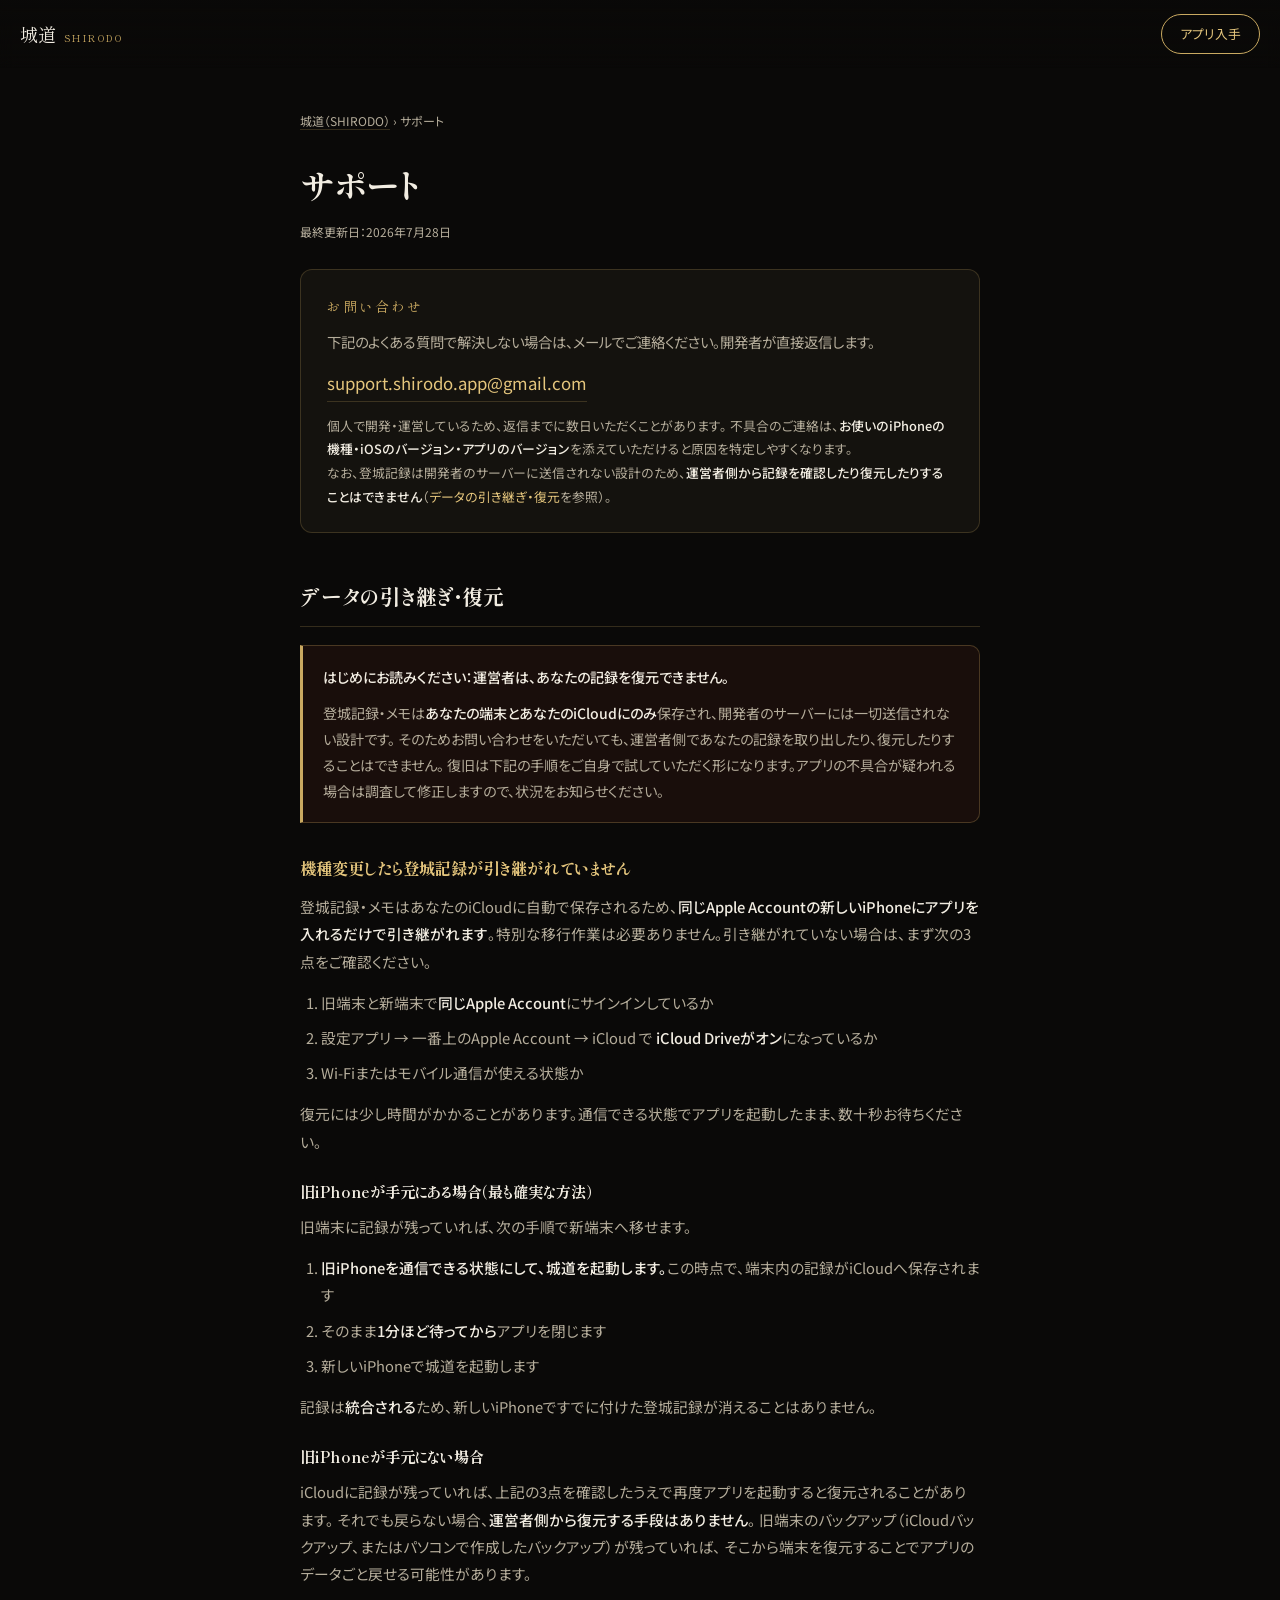
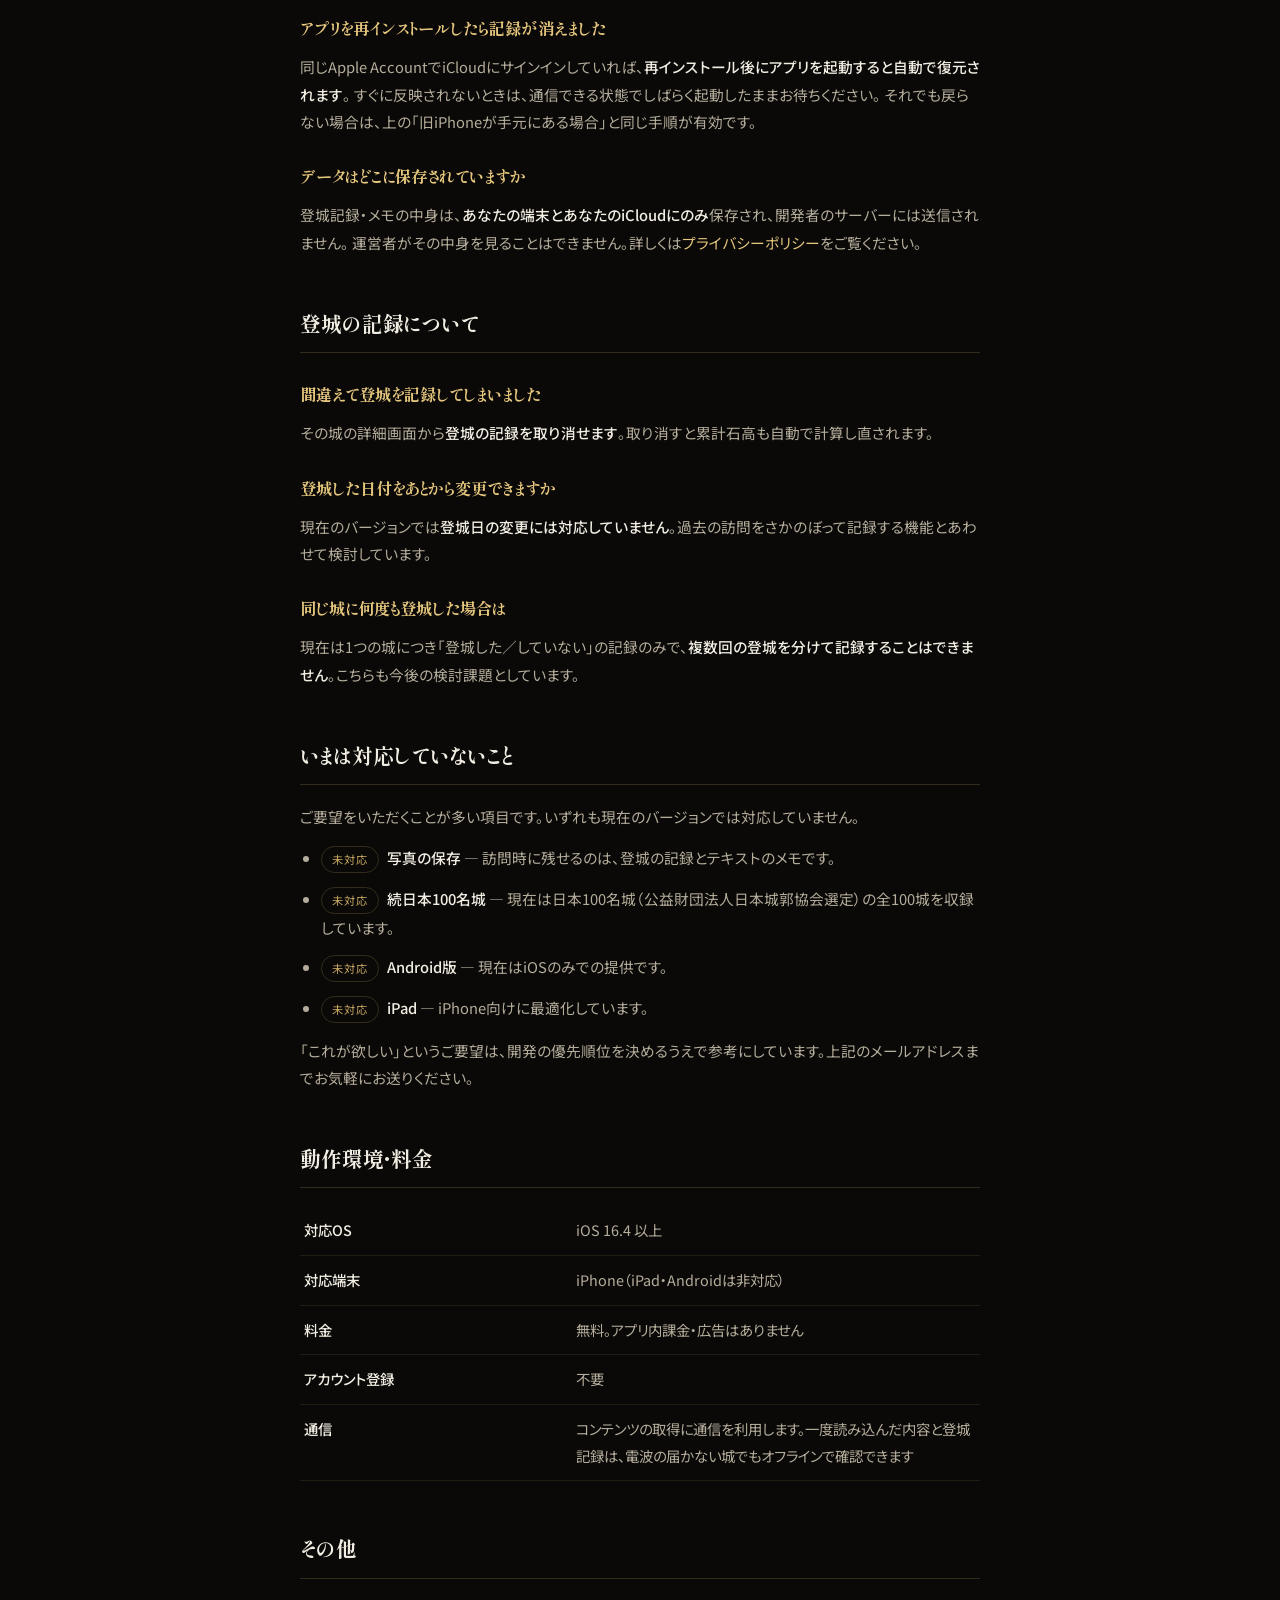
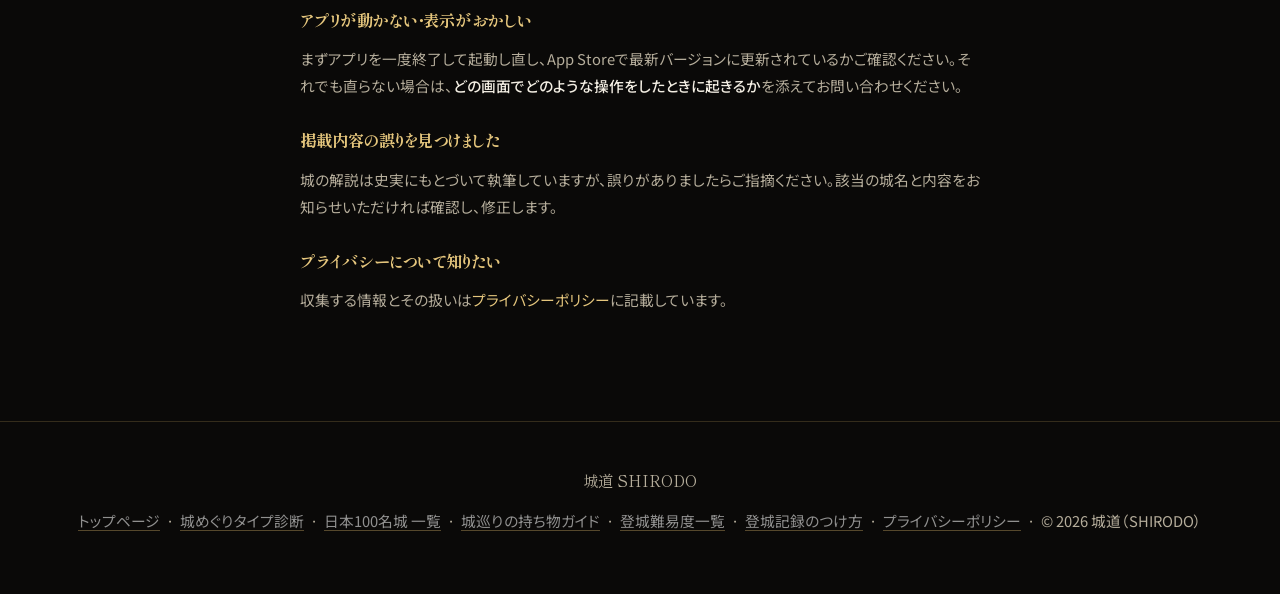
<file: support/index.html>
<!DOCTYPE html>
<html lang="ja">
<head>
<meta charset="UTF-8">
<meta name="viewport" content="width=device-width, initial-scale=1.0, viewport-fit=cover">
<title>サポート | 城道（SHIRODO）</title>
<meta name="description" content="登城記録アプリ 城道（SHIRODO）のサポートページ。機種変更でデータが引き継がれないときの対処、登城記録の取り消し方、動作環境、お問い合わせ先をまとめています。">
<meta name="robots" content="index, follow">
<link rel="canonical" href="https://shirodo.com/support/">
<meta property="og:title" content="サポート | 城道（SHIRODO）">
<meta property="og:description" content="機種変更でデータが引き継がれないときの対処、登城記録の取り消し方、お問い合わせ先。">
<meta property="og:image" content="https://shirodo.com/assets/matsumoto-castle.jpg">
<meta property="og:url" content="https://shirodo.com/support/">
<meta property="og:type" content="website">
<meta property="og:site_name" content="城道（SHIRODO）">
<meta property="og:locale" content="ja_JP">
<meta name="twitter:card" content="summary_large_image">
<meta name="twitter:title" content="サポート | 城道（SHIRODO）">
<meta name="twitter:description" content="城道（SHIRODO）のサポート・お問い合わせ。">
<meta name="twitter:image" content="https://shirodo.com/assets/matsumoto-castle.jpg">
<script type="application/ld+json">
{
 "@context": "https://schema.org",
 "@type": "WebPage",
 "name": "サポート｜城道（SHIRODO）",
 "url": "https://shirodo.com/support/",
 "inLanguage": "ja-JP",
 "dateModified": "2026-07-28",
 "author": {"@id": "https://shirodo.com/#author"},
 "publisher": {"@id": "https://shirodo.com/#author"}
}
</script>
<script type="application/ld+json">
{
 "@context": "https://schema.org",
 "@type": "BreadcrumbList",
 "itemListElement": [
  {"@type": "ListItem", "position": 1, "name": "城道（SHIRODO）", "item": "https://shirodo.com/"},
  {"@type": "ListItem", "position": 2, "name": "サポート", "item": "https://shirodo.com/support/"}
 ]
}
</script>
<script type="application/ld+json">
{
 "@context": "https://schema.org",
 "@type": "FAQPage",
 "inLanguage": "ja-JP",
 "mainEntity": [
  {
   "@type": "Question",
   "name": "機種変更したら登城記録が引き継がれていません",
   "acceptedAnswer": {"@type": "Answer", "text": "城道（SHIRODO）の登城記録・メモはiCloudに自動で保存され、同じApple Accountの新しいiPhoneにアプリを入れるだけで引き継がれます。引き継がれていない場合は、旧端末と新端末で同じApple Accountにサインインしているか、設定アプリのApple Account内でiCloud Driveがオンになっているか、通信できる状態かをご確認ください。旧iPhoneが手元にあれば、通信できる状態で城道を起動して1分ほど待つと端末内の記録がiCloudへ保存され、新しいiPhoneで起動すると統合されます。新しいiPhoneですでに付けた記録が消えることはありません。なお登城記録は開発者のサーバーには送信されないため、運営者側から記録を復元することはできません。"}
  },
  {
   "@type": "Question",
   "name": "アプリを再インストールしたら記録が消えました",
   "acceptedAnswer": {"@type": "Answer", "text": "同じApple AccountでiCloudにサインインしていれば、再インストール後にアプリを起動すると記録は自動で復元されます。すぐに反映されない場合は、通信できる状態でアプリを起動したまま少し待ってからご確認ください。記録はあなたの端末とあなたのiCloudにのみ保存され開発者のサーバーには送信されないため、運営者側から復元することはできません。旧端末が手元にある場合は、そちらで城道を起動して1分ほど待つと記録がiCloudへ保存されます。"}
  },
  {
   "@type": "Question",
   "name": "間違えて登城を記録してしまいました。取り消せますか？",
   "acceptedAnswer": {"@type": "Answer", "text": "取り消せます。その城の詳細画面から登城の記録を取り消すと、累計石高も自動で計算し直されます。"}
  },
  {
   "@type": "Question",
   "name": "登城した日付をあとから変更できますか？",
   "acceptedAnswer": {"@type": "Answer", "text": "現在のバージョンでは登城日の変更には対応していません。過去の訪問をさかのぼって記録する機能とあわせて検討しています。"}
  },
  {
   "@type": "Question",
   "name": "自分で撮った写真を記録に残せますか？",
   "acceptedAnswer": {"@type": "Answer", "text": "現在のバージョンでは写真の保存には対応していません。訪問時の記録として残せるのは、登城の記録とテキストのメモです。"}
  },
  {
   "@type": "Question",
   "name": "城道（SHIRODO）の動作環境を教えてください",
   "acceptedAnswer": {"@type": "Answer", "text": "iOS 16.4以上のiPhoneに対応しています。iPadとAndroidには現在対応していません。"}
  }
 ]
}
</script>
<!-- shared:head -->
<meta name="apple-itunes-app" content="app-id=6781983836">
<link rel="icon" href="data:image/svg+xml,<svg xmlns=%22http://www.w3.org/2000/svg%22 viewBox=%220 0 100 100%22><text y=%22.9em%22 font-size=%2290%22>🏯</text></svg>">
<link rel="preconnect" href="https://fonts.googleapis.com">
<link rel="preconnect" href="https://fonts.gstatic.com" crossorigin>
<link rel="stylesheet" href="https://fonts.googleapis.com/css2?family=Noto+Serif+JP:wght@400;500;600;700&family=Noto+Sans+JP:wght@400;500;700&family=Shippori+Mincho:wght@500;600;700&display=swap">
<link rel="stylesheet" href="/assets/site.css?v=cac5b0cf">
<!-- /shared:head -->

<style>
          
        
  main { max-width: 720px; margin: 0 auto; padding: 110px 20px 60px; }
    
  h1 { font-family: var(--f-serif); font-size: 1.75rem; line-height: 1.5; margin-bottom: 10px; }
  
  .contact-card {
    background: var(--sumi-2); border: 1px solid var(--line); border-radius: 12px;
    padding: 24px 26px; margin-bottom: 44px;
  }
  .contact-card .label {
    font-family: var(--f-serif); font-size: 0.85rem; color: var(--gold);
    letter-spacing: 0.2em; margin-bottom: 10px;
  }
  .contact-card p { font-size: 0.9rem; color: var(--washi-dim); margin-bottom: 12px; }
  .contact-mail {
    display: inline-block; font-size: 1.05rem; word-break: break-all;
    border-bottom: 1px solid var(--line); padding-bottom: 2px;
  }
  .contact-card .note { font-size: 0.8rem; margin: 12px 0 0; }

  section { margin-bottom: 48px; scroll-margin-top: 76px; }
  h2 {
    font-family: var(--f-serif); font-size: 1.3rem; margin-bottom: 18px;
    padding-bottom: 10px; border-bottom: 1px solid var(--line);
  }
  h3 { font-family: var(--f-serif); font-size: 1.02rem; color: var(--gold-bright); margin: 26px 0 10px; }
  h4 { font-family: var(--f-serif); font-size: 0.95rem; color: var(--washi); margin: 22px 0 8px; }

  .warn {
    background: rgba(163, 58, 42, 0.10);
    border: 1px solid rgba(201, 169, 97, 0.28);
    border-left: 3px solid var(--gold);
    border-radius: 0 10px 10px 0;
    padding: 18px 20px; margin-bottom: 30px;
  }
  .warn p { font-size: 0.88rem; margin-bottom: 10px; }
  .warn p:last-child { margin-bottom: 0; }
  .warn strong { color: var(--washi); }
  p { font-size: 0.92rem; color: var(--washi-dim); margin-bottom: 14px; }
  p:last-child { margin-bottom: 0; }
  p strong, li strong { color: var(--washi); font-weight: 500; }
  ol, ul { padding-left: 1.3rem; margin-bottom: 14px; }
  li { font-size: 0.92rem; color: var(--washi-dim); margin-bottom: 8px; }

  .env { border-collapse: collapse; width: 100%; font-size: 0.9rem; }
  .env th, .env td { text-align: left; padding: 11px 4px; border-bottom: 1px solid rgba(201,169,97,0.12); vertical-align: top; }
  .env th { color: var(--washi); font-weight: 500; width: 40%; }
  .env td { color: var(--washi-dim); }

  .notyet li { margin-bottom: 12px; }
  .notyet .tag {
    display: inline-block; font-size: 0.7rem; letter-spacing: 0.08em;
    border: 1px solid var(--line); border-radius: 999px;
    padding: 2px 10px; margin-right: 8px; color: var(--gold);
  }

      
  @media (min-width: 720px) {
    h1 { font-size: 2.1rem; }
  }
</style>
<!-- shared:scripts -->
<script defer src="/assets/analytics.js"></script>
<script defer src="/assets/appstore-qr.js"></script>
<!-- /shared:scripts -->
</head>
<body>

<!-- shared:nav -->
<nav class="nav">
  <a class="nav-brand" href="/">城道<small>SHIRODO</small></a>
  <a class="nav-cta" href="https://apps.apple.com/app/id6781983836">アプリ入手</a>
</nav>
<!-- /shared:nav -->

<main>
  <p class="breadcrumb"><a href="/">城道（SHIRODO）</a> › サポート</p>

  <h1>サポート</h1>
  <p class="meta">最終更新日：2026年7月28日</p>

  <div class="contact-card">
    <p class="label">お問い合わせ</p>
    <p>下記のよくある質問で解決しない場合は、メールでご連絡ください。開発者が直接返信します。</p>
    <a class="contact-mail" href="mailto:support.shirodo.app@gmail.com">support.shirodo.app@gmail.com</a>
    <p class="note">個人で開発・運営しているため、返信までに数日いただくことがあります。
    不具合のご連絡は、<strong>お使いのiPhoneの機種・iOSのバージョン・アプリのバージョン</strong>を添えていただけると原因を特定しやすくなります。<br>
    なお、登城記録は開発者のサーバーに送信されない設計のため、<strong>運営者側から記録を確認したり復元したりすることはできません</strong>（<a href="#data">データの引き継ぎ・復元</a>を参照）。</p>
  </div>

  <section id="data">
    <h2>データの引き継ぎ・復元</h2>

    <div class="warn">
      <p><strong>はじめにお読みください：運営者は、あなたの記録を復元できません。</strong></p>
      <p>登城記録・メモは<strong>あなたの端末とあなたのiCloudにのみ</strong>保存され、開発者のサーバーには一切送信されない設計です。
      そのためお問い合わせをいただいても、運営者側であなたの記録を取り出したり、復元したりすることはできません。
      復旧は下記の手順をご自身で試していただく形になります。アプリの不具合が疑われる場合は調査して修正しますので、状況をお知らせください。</p>
    </div>

    <h3>機種変更したら登城記録が引き継がれていません</h3>
    <p>登城記録・メモはあなたのiCloudに自動で保存されるため、<strong>同じApple Accountの新しいiPhoneにアプリを入れるだけで引き継がれます</strong>。特別な移行作業は必要ありません。引き継がれていない場合は、まず次の3点をご確認ください。</p>
    <ol>
      <li>旧端末と新端末で<strong>同じApple Account</strong>にサインインしているか</li>
      <li>設定アプリ → 一番上のApple Account → iCloud で <strong>iCloud Driveがオン</strong>になっているか</li>
      <li>Wi-Fiまたはモバイル通信が使える状態か</li>
    </ol>
    <p>復元には少し時間がかかることがあります。通信できる状態でアプリを起動したまま、数十秒お待ちください。</p>

    <h4>旧iPhoneが手元にある場合（最も確実な方法）</h4>
    <p>旧端末に記録が残っていれば、次の手順で新端末へ移せます。</p>
    <ol>
      <li><strong>旧iPhoneを通信できる状態にして、城道を起動します。</strong>この時点で、端末内の記録がiCloudへ保存されます</li>
      <li>そのまま<strong>1分ほど待ってから</strong>アプリを閉じます</li>
      <li>新しいiPhoneで城道を起動します</li>
    </ol>
    <p>記録は<strong>統合される</strong>ため、新しいiPhoneですでに付けた登城記録が消えることはありません。</p>

    <h4>旧iPhoneが手元にない場合</h4>
    <p>iCloudに記録が残っていれば、上記の3点を確認したうえで再度アプリを起動すると復元されることがあります。
    それでも戻らない場合、<strong>運営者側から復元する手段はありません</strong>。
    旧端末のバックアップ（iCloudバックアップ、またはパソコンで作成したバックアップ）が残っていれば、
    そこから端末を復元することでアプリのデータごと戻せる可能性があります。</p>

    <h3>アプリを再インストールしたら記録が消えました</h3>
    <p>同じApple AccountでiCloudにサインインしていれば、<strong>再インストール後にアプリを起動すると自動で復元されます</strong>。
    すぐに反映されないときは、通信できる状態でしばらく起動したままお待ちください。
    それでも戻らない場合は、上の「旧iPhoneが手元にある場合」と同じ手順が有効です。</p>

    <h3>データはどこに保存されていますか</h3>
    <p>登城記録・メモの中身は、<strong>あなたの端末とあなたのiCloudにのみ</strong>保存され、開発者のサーバーには送信されません。
    運営者がその中身を見ることはできません。詳しくは<a href="/privacy/">プライバシーポリシー</a>をご覧ください。</p>
  </section>

  <section id="records">
    <h2>登城の記録について</h2>

    <h3>間違えて登城を記録してしまいました</h3>
    <p>その城の詳細画面から<strong>登城の記録を取り消せます</strong>。取り消すと累計石高も自動で計算し直されます。</p>

    <h3>登城した日付をあとから変更できますか</h3>
    <p>現在のバージョンでは<strong>登城日の変更には対応していません</strong>。過去の訪問をさかのぼって記録する機能とあわせて検討しています。</p>

    <h3>同じ城に何度も登城した場合は</h3>
    <p>現在は1つの城につき「登城した／していない」の記録のみで、<strong>複数回の登城を分けて記録することはできません</strong>。こちらも今後の検討課題としています。</p>
  </section>

  <section id="notyet">
    <h2>いまは対応していないこと</h2>
    <p>ご要望をいただくことが多い項目です。いずれも現在のバージョンでは対応していません。</p>
    <ul class="notyet">
      <li><span class="tag">未対応</span><strong>写真の保存</strong> — 訪問時に残せるのは、登城の記録とテキストのメモです。</li>
      <li><span class="tag">未対応</span><strong>続日本100名城</strong> — 現在は日本100名城（公益財団法人日本城郭協会選定）の全100城を収録しています。</li>
      <li><span class="tag">未対応</span><strong>Android版</strong> — 現在はiOSのみでの提供です。</li>
      <li><span class="tag">未対応</span><strong>iPad</strong> — iPhone向けに最適化しています。</li>
    </ul>
    <p>「これが欲しい」というご要望は、開発の優先順位を決めるうえで参考にしています。上記のメールアドレスまでお気軽にお送りください。</p>
  </section>

  <section id="env">
    <h2>動作環境・料金</h2>
    <table class="env">
      <tr><th>対応OS</th><td>iOS 16.4 以上</td></tr>
      <tr><th>対応端末</th><td>iPhone（iPad・Androidは非対応）</td></tr>
      <tr><th>料金</th><td>無料。アプリ内課金・広告はありません</td></tr>
      <tr><th>アカウント登録</th><td>不要</td></tr>
      <tr><th>通信</th><td>コンテンツの取得に通信を利用します。一度読み込んだ内容と登城記録は、電波の届かない城でもオフラインで確認できます</td></tr>
    </table>
  </section>

  <section id="other">
    <h2>その他</h2>

    <h3>アプリが動かない・表示がおかしい</h3>
    <p>まずアプリを一度終了して起動し直し、App Storeで最新バージョンに更新されているかご確認ください。それでも直らない場合は、<strong>どの画面でどのような操作をしたときに起きるか</strong>を添えてお問い合わせください。</p>

    <h3>掲載内容の誤りを見つけました</h3>
    <p>城の解説は史実にもとづいて執筆していますが、誤りがありましたらご指摘ください。該当の城名と内容をお知らせいただければ確認し、修正します。</p>

    <h3>プライバシーについて知りたい</h3>
    <p>収集する情報とその扱いは<a href="/privacy/">プライバシーポリシー</a>に記載しています。</p>
  </section>

</main>

<!-- shared:footer -->
<footer>
  <span class="footer-brand">城道 SHIRODO</span>
  <p>
    <a href="/">トップページ</a>
    &nbsp;·&nbsp; <a href="/shindan/">城めぐりタイプ診断</a>
    &nbsp;·&nbsp; <a href="/100meijo/">日本100名城 一覧</a>
    &nbsp;·&nbsp; <a href="/guide/mochimono/">城巡りの持ち物ガイド</a>
    &nbsp;·&nbsp; <a href="/guide/level/">登城難易度一覧</a>
    &nbsp;·&nbsp; <a href="/guide/kiroku/">登城記録のつけ方</a>
    &nbsp;·&nbsp; <a href="/privacy/">プライバシーポリシー</a>
    &nbsp;·&nbsp; © 2026 城道（SHIRODO）
  </p>
</footer>
<!-- /shared:footer -->

</body>
</html>
</file>
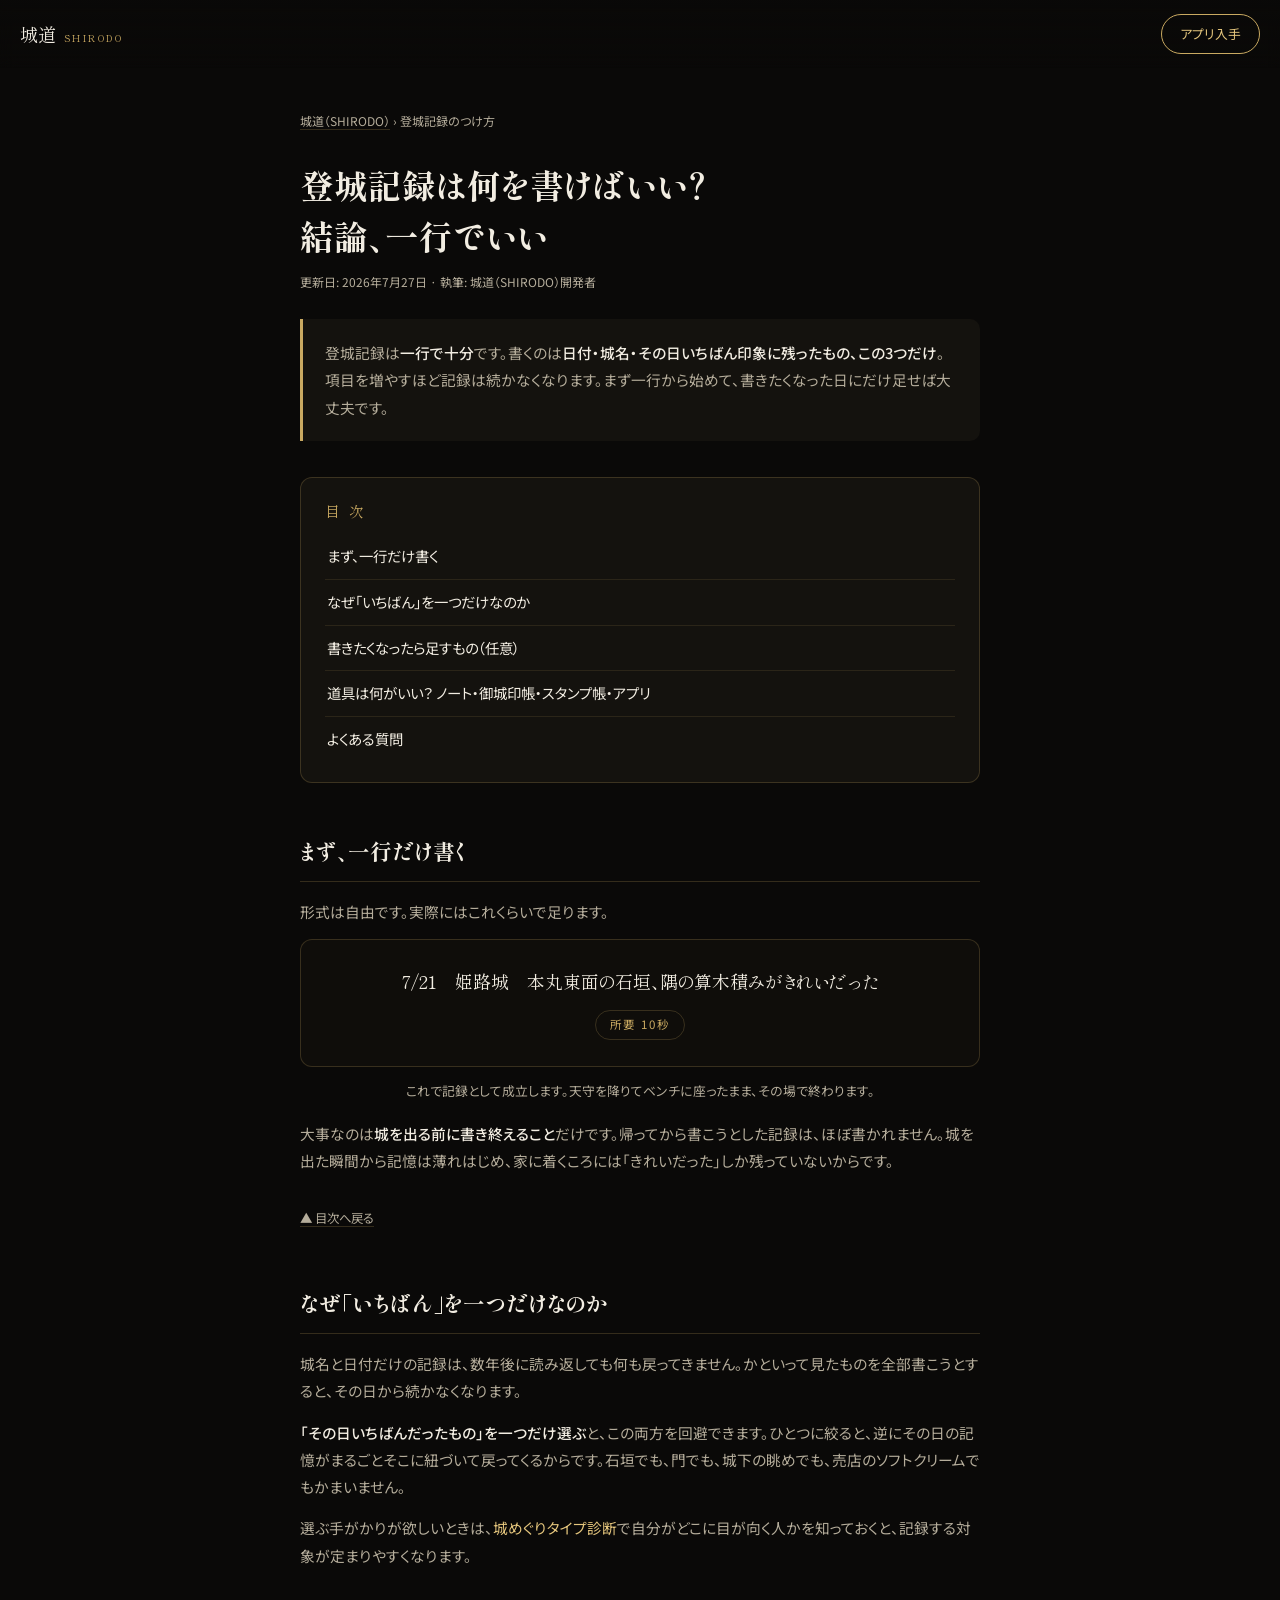
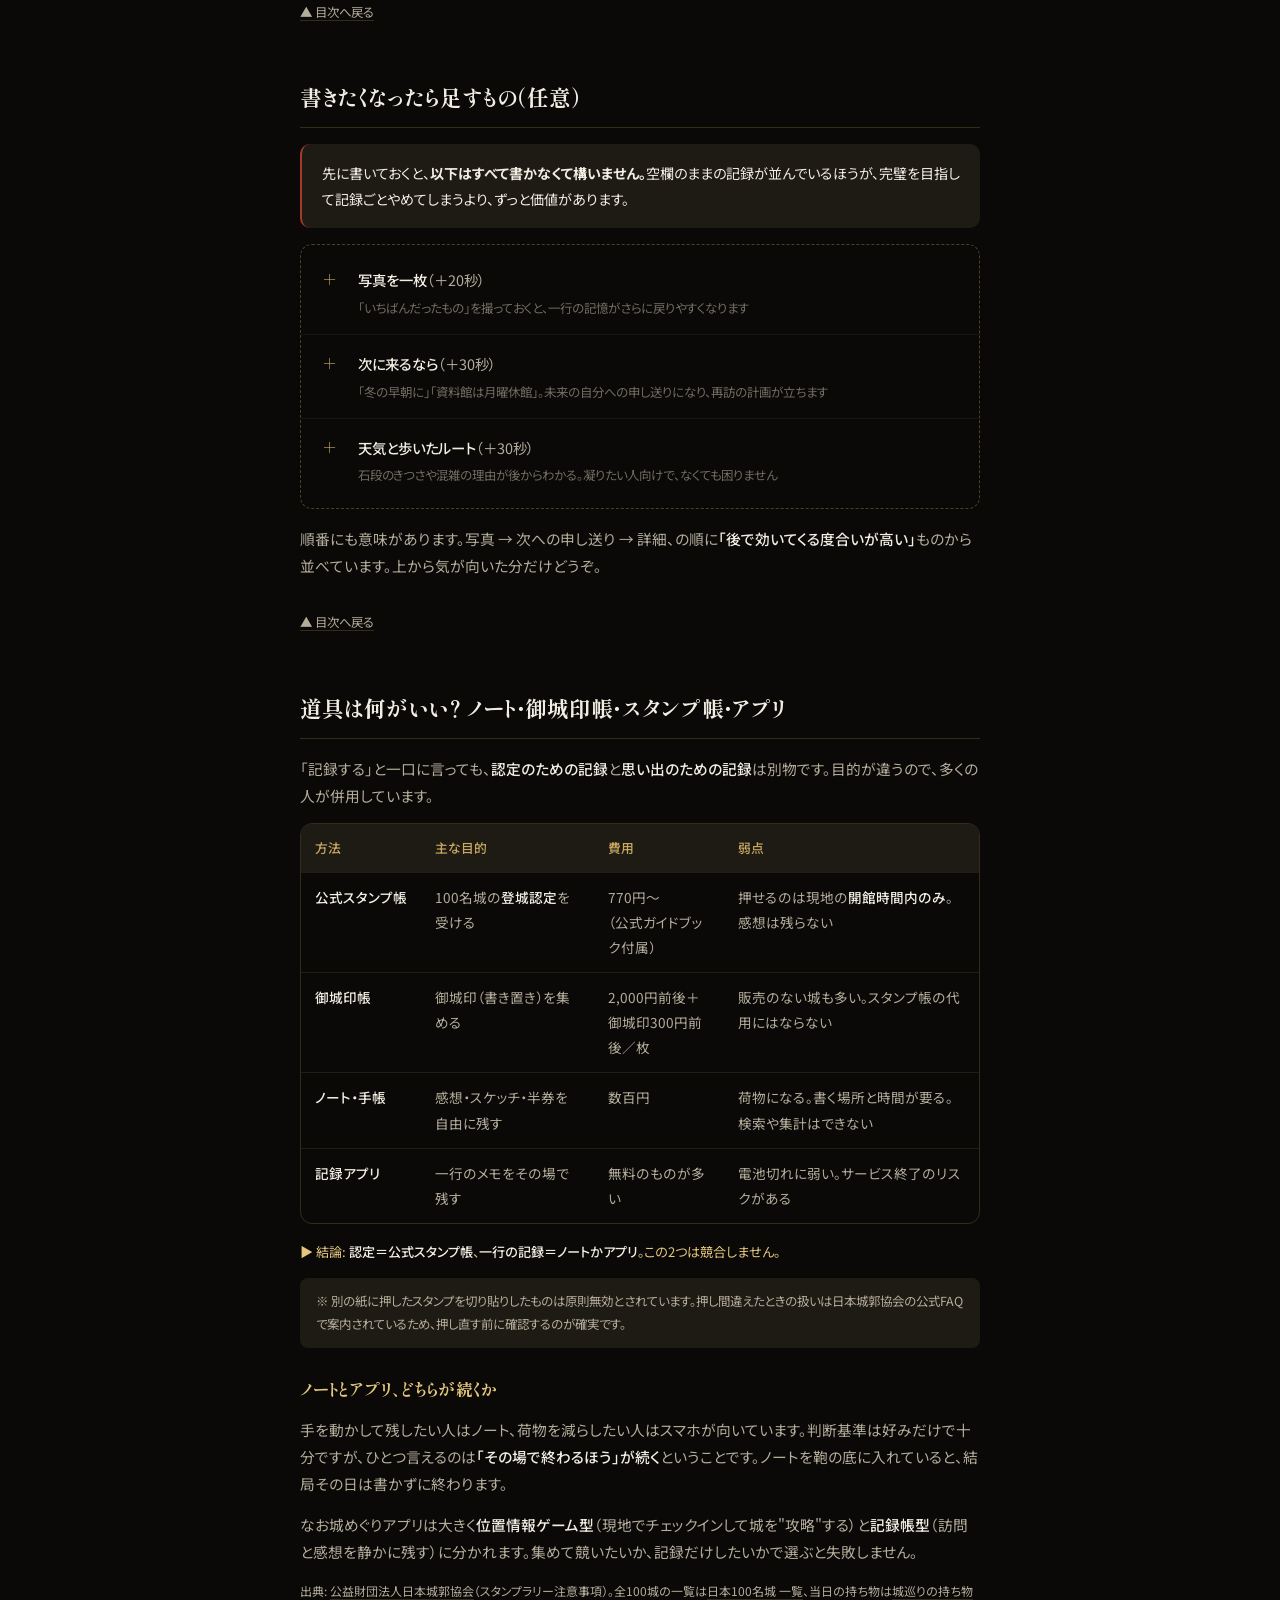
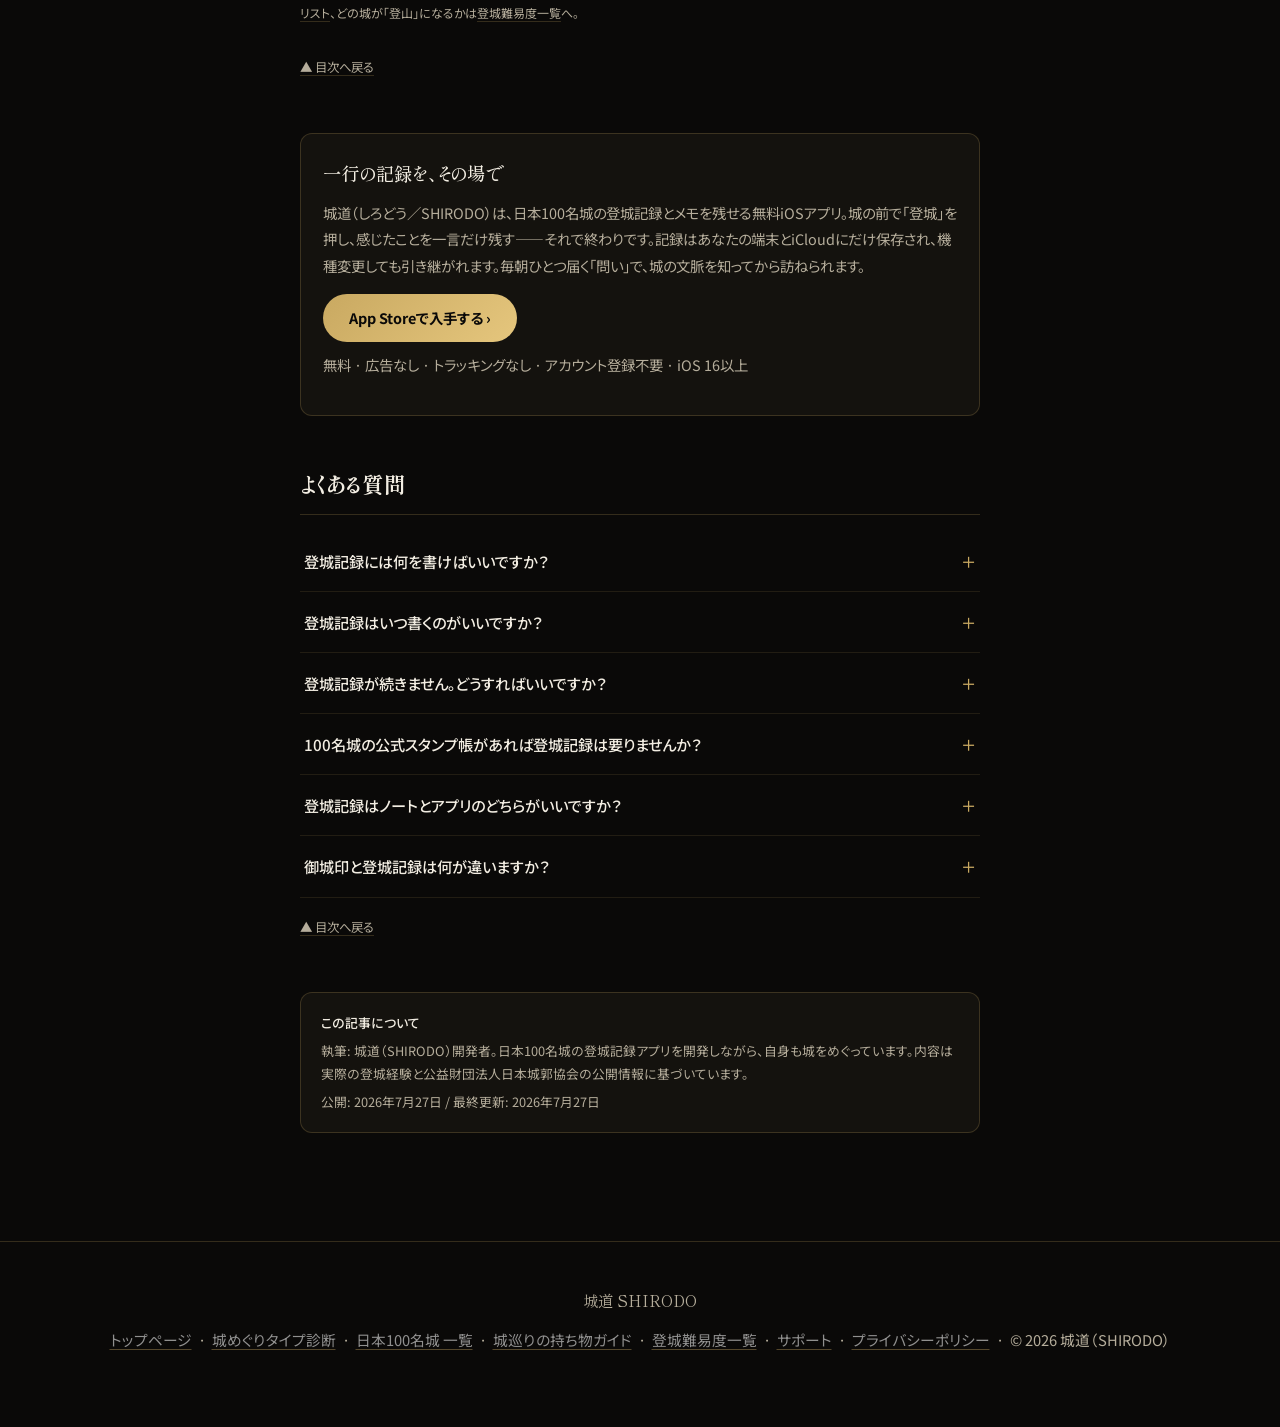
<file: guide/kiroku/index.html>
<!DOCTYPE html>
<html lang="ja">
<head>
<meta charset="UTF-8">
<meta name="viewport" content="width=device-width, initial-scale=1.0, viewport-fit=cover">
<title>登城記録のつけ方｜一行でいい。何を書くか・いつ書くか・道具の選び方 | 城道（SHIRODO）</title>
<meta name="description" content="登城記録は一行で十分。日付・城名・その日いちばん印象に残ったものだけ書けば続きます。ノート・御城印帳・公式スタンプ帳・記録アプリの違いも比較。城めぐり記録アプリ城道（しろどう／SHIRODO）。">
<meta name="robots" content="index, follow">
<link rel="canonical" href="https://shirodo.com/guide/kiroku/">
<meta property="og:title" content="登城記録のつけ方｜一行でいい。何を書くか・いつ書くか・道具の選び方">
<meta property="og:description" content="登城記録は一行で十分。日付・城名・その日いちばん印象に残ったものだけ書けば続きます。ノート・御城印帳・公式スタンプ帳・記録アプリの違いも比較。">
<meta property="og:image" content="https://shirodo.com/assets/matsumoto-castle.jpg">
<meta property="og:image:width" content="1600">
<meta property="og:image:height" content="1200">
<meta property="og:url" content="https://shirodo.com/guide/kiroku/">
<meta property="og:type" content="article">
<meta property="og:site_name" content="城道（SHIRODO）">
<meta property="og:locale" content="ja_JP">
<meta name="twitter:card" content="summary_large_image">
<meta name="twitter:title" content="登城記録のつけ方｜一行でいい">
<meta name="twitter:description" content="登城記録は一行で十分。日付・城名・その日いちばん印象に残ったものだけ書けば続きます。">
<meta name="twitter:image" content="https://shirodo.com/assets/matsumoto-castle.jpg">
<script type="application/ld+json">
{
 "@context": "https://schema.org",
 "@type": "BreadcrumbList",
 "itemListElement": [
  {"@type": "ListItem", "position": 1, "name": "城道（SHIRODO）", "item": "https://shirodo.com/"},
  {"@type": "ListItem", "position": 2, "name": "登城記録のつけ方", "item": "https://shirodo.com/guide/kiroku/"}
 ]
}
</script>
<script type="application/ld+json">
{
 "@context": "https://schema.org",
 "@type": "Article",
 "headline": "登城記録のつけ方｜一行でいい。何を書くか・いつ書くか・道具の選び方",
 "description": "登城記録は一行で十分。日付・城名・その日いちばん印象に残ったものだけ書けば続く。ノート・御城印帳・公式スタンプ帳・記録アプリの違いも比較。",
 "inLanguage": "ja-JP",
 "datePublished": "2026-07-27",
 "dateModified": "2026-07-27",
 "author": {"@type": "Person", "@id": "https://shirodo.com/#author", "name": "城道（SHIRODO）開発者", "url": "https://shirodo.com/"},
 "publisher": {"@type": "Organization", "name": "城道（SHIRODO）", "url": "https://shirodo.com/"},
 "mainEntityOfPage": "https://shirodo.com/guide/kiroku/",
 "image": "https://shirodo.com/assets/matsumoto-castle.jpg"
}
</script>
<script type="application/ld+json">
{
 "@context": "https://schema.org",
 "@type": "FAQPage",
 "inLanguage": "ja-JP",
 "mainEntity": [
  {"@type": "Question", "name": "登城記録には何を書けばいいですか？",
   "acceptedAnswer": {"@type": "Answer", "text": "登城記録は一行で十分です。日付・城名・その日いちばん印象に残ったもの、この3つだけ書けば記録として成立します。項目を増やすほど続かなくなるため、まず一行から始めて、書きたくなった日にだけ写真や次回への申し送りを足すのがおすすめです。"}},
  {"@type": "Question", "name": "登城記録はいつ書くのがいいですか？",
   "acceptedAnswer": {"@type": "Answer", "text": "城を出る前、その場で書き終えるのが確実です。帰ってから書こうとした記録はほとんど書かれません。城を出た瞬間から記憶は薄れはじめ、家に着くころには「きれいだった」しか残らないためです。天守を降りてベンチに座ったときが、いちばん言葉が出てきます。"}},
  {"@type": "Question", "name": "登城記録が続きません。どうすればいいですか？",
   "acceptedAnswer": {"@type": "Answer", "text": "書く項目を減らしてください。登城記録が続かない原因は意志ではなく、項目が多すぎることと、帰宅後の作業にしていることの2つです。見たものを全部書こうとせず「その日いちばんだったもの」を一つだけ選ぶと、記録は続きます。空欄のある記録が並ぶほうが、完璧を目指してやめてしまうより価値があります。"}},
  {"@type": "Question", "name": "100名城の公式スタンプ帳があれば登城記録は要りませんか？",
   "acceptedAnswer": {"@type": "Answer", "text": "役割が違うため、両方あると後で効きます。公式スタンプ帳は日本城郭協会の登城認定を受けるための仕組みで、残るのは「行った」という事実だけです。その日に何を見て何を感じたかは残らないため、感想を残したい場合はノートや記録アプリを併用します。"}},
  {"@type": "Question", "name": "登城記録はノートとアプリのどちらがいいですか？",
   "acceptedAnswer": {"@type": "Answer", "text": "手を動かして残したい人はノート、荷物を減らしたい人はスマホアプリが向いています。判断の決め手は「その場で終わるほう」です。ノートを鞄の底に入れていると、結局その日は書かずに終わります。城めぐり記録アプリの城道（しろどう／SHIRODO）なら、登城を記録して一言メモを残すまでその場で完結します。"}},
  {"@type": "Question", "name": "御城印と登城記録は何が違いますか？",
   "acceptedAnswer": {"@type": "Answer", "text": "御城印は城で頒布される書き置きの記念印で、御城印帳に貼って集めるものです。登城記録は自分で書き残す訪問の記録を指します。御城印は販売のない城も多く、また100名城スタンプの代用にもならないため、記録として確実なのは自分で残す一行のメモです。"}}
 ]
}
</script>
<!-- shared:head -->
<meta name="apple-itunes-app" content="app-id=6781983836">
<link rel="icon" href="data:image/svg+xml,<svg xmlns=%22http://www.w3.org/2000/svg%22 viewBox=%220 0 100 100%22><text y=%22.9em%22 font-size=%2290%22>🏯</text></svg>">
<link rel="preconnect" href="https://fonts.googleapis.com">
<link rel="preconnect" href="https://fonts.gstatic.com" crossorigin>
<link rel="stylesheet" href="https://fonts.googleapis.com/css2?family=Noto+Serif+JP:wght@400;500;600;700&family=Noto+Sans+JP:wght@400;500;700&family=Shippori+Mincho:wght@500;600;700&display=swap">
<link rel="stylesheet" href="/assets/site.css?v=cac5b0cf">
<!-- /shared:head -->

<style>
          .serif { font-family: var(--f-serif); font-weight: 500; letter-spacing: 0.02em; }
  
        
  main { max-width: 720px; margin: 0 auto; padding: 110px 20px 60px; }
    
  h1 { font-family: var(--f-serif); font-size: 1.75rem; line-height: 1.5; margin-bottom: 10px; }
    .lead { font-size: 0.95rem; margin-bottom: 16px; }
  
  .toc {
    background: var(--sumi-2); border: 1px solid var(--line); border-radius: 12px;
    padding: 20px 24px; margin-bottom: 48px;
    scroll-margin-top: 76px;
  }
  .toc-title {
    font-family: var(--f-serif); font-size: 0.9rem; color: var(--gold);
    letter-spacing: 0.2em; margin-bottom: 10px;
  }
        .toc a { display: block; padding: 9px 2px; font-size: 0.9rem; color: var(--washi); }
  .toc a:hover { color: var(--gold-bright); }

  section { margin-bottom: 52px; scroll-margin-top: 76px; }
  h2 { font-family: var(--f-serif); font-size: 1.35rem; margin-bottom: 16px; padding-bottom: 10px; border-bottom: 1px solid var(--line); }
  h3 { font-family: var(--f-serif); font-size: 1.05rem; color: var(--gold-bright); margin: 26px 0 10px; }
  p { font-size: 0.92rem; color: var(--washi-dim); margin-bottom: 14px; }
  p strong, li strong, td strong { color: var(--washi); font-weight: 500; }

  /* 一行サンプル */
  .oneline {
    background: #0f0d0a; border: 1px solid var(--line); border-radius: 12px;
    padding: 26px 24px; margin: 6px 0 12px; text-align: center;
  }
  .oneline .sample { font-family: var(--f-serif); font-size: 1.12rem; color: var(--washi); line-height: 1.7; }
  .oneline .sec {
    display: inline-block; margin-top: 14px; font-size: 0.72rem; letter-spacing: 0.14em;
    color: var(--gold); border: 1px solid var(--line); border-radius: 999px; padding: 3px 14px;
  }
  .oneline-note { font-size: 0.8rem; color: var(--washi-dim); text-align: center; margin-bottom: 18px; }

  /* 任意で足す項目 */
  .permission {
    font-size: 0.88rem; color: var(--washi); background: var(--sumi-3);
    border-radius: 10px; padding: 16px 20px; margin-bottom: 16px; border-left: 2px solid var(--vermilion);
  }
  .optional { border: 1px dashed rgba(201,169,97,0.35); border-radius: 12px; padding: 6px 0; margin-bottom: 16px; }
  .opt-row {
    display: flex; gap: 16px; align-items: baseline;
    padding: 14px 22px; border-bottom: 1px solid rgba(201,169,97,0.08); font-size: 0.9rem;
  }
  .opt-row:last-child { border-bottom: none; }
  .opt-plus { flex: none; color: var(--gold); font-family: var(--f-serif); font-size: 1rem; width: 1.2em; }
  .opt-body { color: var(--washi-dim); }
  .opt-body b { color: var(--washi); font-weight: 500; }
  .opt-body em { display: block; font-style: normal; font-size: 0.78rem; color: rgba(181,173,155,0.6); margin-top: 3px; }

  .table-wrap { overflow-x: auto; margin-bottom: 16px; border: 1px solid var(--line); border-radius: 12px; }
  table { border-collapse: collapse; width: 100%; min-width: 560px; font-size: 0.85rem; }
  th, td { padding: 12px 14px; text-align: left; border-bottom: 1px solid rgba(201,169,97,0.12); vertical-align: top; }
  thead th { background: var(--sumi-3); color: var(--gold); font-weight: 500; font-size: 0.8rem; white-space: nowrap; }
  tbody th { color: var(--washi); font-weight: 500; white-space: nowrap; }
  td { color: var(--washi-dim); }
  tbody tr:last-child th, tbody tr:last-child td { border-bottom: none; }
  .verdict { font-size: 0.82rem; color: var(--gold-bright); }
  .note { font-size: 0.78rem; color: var(--washi-dim); padding: 12px 16px; background: var(--sumi-3); border-radius: 8px; margin-bottom: 14px; }
  .src-note { font-size: 0.75rem; }
  
    
  .faq-item { border-bottom: 1px solid rgba(201,169,97,0.12); }
  .faq-item summary {
    cursor: pointer; padding: 16px 4px; font-size: 0.95rem; font-weight: 500;
    list-style: none; position: relative; padding-right: 28px; color: var(--washi);
  }
    .faq-item summary::after { content: "＋"; position: absolute; right: 4px; top: 16px; color: var(--gold); }
    .faq-body { padding: 0 4px 18px; font-size: 0.88rem; color: var(--washi-dim); }

    .app-callout h2 { font-family: var(--f-serif); font-size: 1.15rem; margin-bottom: 10px; border: none; padding: 0; }
    .cta-primary {
    display: inline-block; padding: 11px 26px; border-radius: 999px;
    background: linear-gradient(135deg, var(--gold), var(--gold-bright));
    color: var(--sumi); font-weight: 700; font-size: 0.9rem;
  }
  .cta-note { font-size: 0.72rem; color: var(--washi-dim); margin-top: 10px; }

    
      
  @media (min-width: 720px) {
    h1 { font-size: 2.1rem; }
  }
</style>
<!-- shared:scripts -->
<script defer src="/assets/analytics.js"></script>
<script defer src="/assets/appstore-qr.js"></script>
<!-- /shared:scripts -->
</head>
<body>

<!-- shared:nav -->
<nav class="nav">
  <a class="nav-brand" href="/">城道<small>SHIRODO</small></a>
  <a class="nav-cta" href="https://apps.apple.com/app/id6781983836">アプリ入手</a>
</nav>
<!-- /shared:nav -->

<main>
  <p class="breadcrumb"><a href="/">城道（SHIRODO）</a> › 登城記録のつけ方</p>

  <h1>登城記録は何を書けばいい？<br>結論、一行でいい</h1>
  <p class="article-meta">更新日: 2026年7月27日 · 執筆: 城道（SHIRODO）開発者</p>

  <div class="lead-answer">
    <p style="margin-bottom:0">登城記録は<strong>一行で十分</strong>です。書くのは<strong>日付・城名・その日いちばん印象に残ったもの、この3つだけ</strong>。項目を増やすほど記録は続かなくなります。まず一行から始めて、書きたくなった日にだけ足せば大丈夫です。</p>
  </div>

  <nav class="toc" id="toc" aria-label="目次">
    <p class="toc-title">目 次</p>
    <ol>
      <li><a href="#oneline">まず、一行だけ書く</a></li>
      <li><a href="#why">なぜ「いちばん」を一つだけなのか</a></li>
      <li><a href="#optional">書きたくなったら足すもの（任意）</a></li>
      <li><a href="#tool">道具は何がいい？ ノート・御城印帳・スタンプ帳・アプリ</a></li>
      <li><a href="#faq">よくある質問</a></li>
    </ol>
  </nav>

  <section id="oneline">
    <h2>まず、一行だけ書く</h2>
    <p>形式は自由です。実際にはこれくらいで足ります。</p>
    <div class="oneline">
      <p class="sample" style="margin:0">7/21　姫路城　本丸東面の石垣、隅の算木積みがきれいだった</p>
      <span class="sec">所要 10秒</span>
    </div>
    <p class="oneline-note">これで記録として成立します。天守を降りてベンチに座ったまま、その場で終わります。</p>
    <p>大事なのは<strong>城を出る前に書き終えること</strong>だけです。帰ってから書こうとした記録は、ほぼ書かれません。城を出た瞬間から記憶は薄れはじめ、家に着くころには「きれいだった」しか残っていないからです。</p>
    <a class="back-to-toc" href="#toc">▲ 目次へ戻る</a>
  </section>

  <section id="why">
    <h2>なぜ「いちばん」を一つだけなのか</h2>
    <p>城名と日付だけの記録は、数年後に読み返しても何も戻ってきません。かといって見たものを全部書こうとすると、その日から続かなくなります。</p>
    <p><strong>「その日いちばんだったもの」を一つだけ選ぶ</strong>と、この両方を回避できます。ひとつに絞ると、逆にその日の記憶がまるごとそこに紐づいて戻ってくるからです。石垣でも、門でも、城下の眺めでも、売店のソフトクリームでもかまいません。</p>
    <p>選ぶ手がかりが欲しいときは、<a href="/shindan/">城めぐりタイプ診断</a>で自分がどこに目が向く人かを知っておくと、記録する対象が定まりやすくなります。</p>
    <a class="back-to-toc" href="#toc">▲ 目次へ戻る</a>
  </section>

  <section id="optional">
    <h2>書きたくなったら足すもの（任意）</h2>
    <div class="permission">先に書いておくと、<strong>以下はすべて書かなくて構いません。</strong>空欄のままの記録が並んでいるほうが、完璧を目指して記録ごとやめてしまうより、ずっと価値があります。</div>
    <div class="optional">
      <div class="opt-row">
        <span class="opt-plus">＋</span>
        <span class="opt-body"><b>写真を一枚</b>（＋20秒）<em>「いちばんだったもの」を撮っておくと、一行の記憶がさらに戻りやすくなります</em></span>
      </div>
      <div class="opt-row">
        <span class="opt-plus">＋</span>
        <span class="opt-body"><b>次に来るなら</b>（＋30秒）<em>「冬の早朝に」「資料館は月曜休館」。未来の自分への申し送りになり、再訪の計画が立ちます</em></span>
      </div>
      <div class="opt-row">
        <span class="opt-plus">＋</span>
        <span class="opt-body"><b>天気と歩いたルート</b>（＋30秒）<em>石段のきつさや混雑の理由が後からわかる。凝りたい人向けで、なくても困りません</em></span>
      </div>
    </div>
    <p>順番にも意味があります。写真 → 次への申し送り → 詳細、の順に<strong>「後で効いてくる度合いが高い」</strong>ものから並べています。上から気が向いた分だけどうぞ。</p>
    <a class="back-to-toc" href="#toc">▲ 目次へ戻る</a>
  </section>

  <section id="tool">
    <h2>道具は何がいい？ ノート・御城印帳・スタンプ帳・アプリ</h2>
    <p>「記録する」と一口に言っても、<strong>認定のための記録</strong>と<strong>思い出のための記録</strong>は別物です。目的が違うので、多くの人が併用しています。</p>
    <div class="table-wrap">
      <table>
        <thead>
          <tr><th>方法</th><th>主な目的</th><th>費用</th><th>弱点</th></tr>
        </thead>
        <tbody>
          <tr>
            <th>公式スタンプ帳</th>
            <td>100名城の<strong>登城認定</strong>を受ける</td>
            <td>770円〜<br>（公式ガイドブック付属）</td>
            <td>押せるのは現地の<strong>開館時間内のみ</strong>。感想は残らない</td>
          </tr>
          <tr>
            <th>御城印帳</th>
            <td>御城印（書き置き）を集める</td>
            <td>2,000円前後＋<br>御城印300円前後／枚</td>
            <td>販売のない城も多い。スタンプ帳の代用にはならない</td>
          </tr>
          <tr>
            <th>ノート・手帳</th>
            <td>感想・スケッチ・半券を自由に残す</td>
            <td>数百円</td>
            <td>荷物になる。書く場所と時間が要る。検索や集計はできない</td>
          </tr>
          <tr>
            <th>記録アプリ</th>
            <td>一行のメモをその場で残す</td>
            <td>無料のものが多い</td>
            <td>電池切れに弱い。サービス終了のリスクがある</td>
          </tr>
        </tbody>
      </table>
    </div>
    <p class="verdict">▶ 結論: <strong>認定＝公式スタンプ帳</strong>、<strong>一行の記録＝ノートかアプリ</strong>。この2つは競合しません。</p>
    <div class="note">※ 別の紙に押したスタンプを切り貼りしたものは原則無効とされています。押し間違えたときの扱いは日本城郭協会の公式FAQで案内されているため、押し直す前に確認するのが確実です。</div>

    <h3>ノートとアプリ、どちらが続くか</h3>
    <p>手を動かして残したい人はノート、荷物を減らしたい人はスマホが向いています。判断基準は好みだけで十分ですが、ひとつ言えるのは<strong>「その場で終わるほう」が続く</strong>ということです。ノートを鞄の底に入れていると、結局その日は書かずに終わります。</p>
    <p>なお城めぐりアプリは大きく<strong>位置情報ゲーム型</strong>（現地でチェックインして城を"攻略"する）と<strong>記録帳型</strong>（訪問と感想を静かに残す）に分かれます。集めて競いたいか、記録だけしたいかで選ぶと失敗しません。</p>
    <p class="src-note">出典: <a href="https://jokaku.jp/" target="_blank" rel="noopener">公益財団法人日本城郭協会</a>（スタンプラリー注意事項）。全100城の一覧は<a href="/100meijo/">日本100名城 一覧</a>、当日の持ち物は<a href="/guide/mochimono/">城巡りの持ち物リスト</a>、どの城が「登山」になるかは<a href="/guide/level/">登城難易度一覧</a>へ。</p>
    <a class="back-to-toc" href="#toc">▲ 目次へ戻る</a>
  </section>

  <div class="app-callout">
    <h2 class="serif">一行の記録を、その場で</h2>
    <p>城道（しろどう／SHIRODO）は、日本100名城の登城記録とメモを残せる無料iOSアプリ。城の前で「登城」を押し、感じたことを一言だけ残す——それで終わりです。記録はあなたの端末とiCloudにだけ保存され、機種変更しても引き継がれます。毎朝ひとつ届く「問い」で、城の文脈を知ってから訪ねられます。</p>
    <a class="cta-primary" href="https://apps.apple.com/app/id6781983836">App Storeで入手する ›</a>
    <p class="cta-note">無料 · 広告なし · トラッキングなし · アカウント登録不要 · iOS 16以上</p>
  </div>

  <section id="faq">
    <h2>よくある質問</h2>
    <details class="faq-item">
      <summary>登城記録には何を書けばいいですか？</summary>
      <div class="faq-body">登城記録は一行で十分です。日付・城名・その日いちばん印象に残ったもの、この3つだけ書けば記録として成立します。項目を増やすほど続かなくなるため、まず一行から始めて、書きたくなった日にだけ写真や次回への申し送りを足すのがおすすめです。</div>
    </details>
    <details class="faq-item">
      <summary>登城記録はいつ書くのがいいですか？</summary>
      <div class="faq-body">城を出る前、その場で書き終えるのが確実です。帰ってから書こうとした記録はほとんど書かれません。城を出た瞬間から記憶は薄れはじめ、家に着くころには「きれいだった」しか残らないためです。天守を降りてベンチに座ったときが、いちばん言葉が出てきます。</div>
    </details>
    <details class="faq-item">
      <summary>登城記録が続きません。どうすればいいですか？</summary>
      <div class="faq-body">書く項目を減らしてください。登城記録が続かない原因は意志ではなく、項目が多すぎることと、帰宅後の作業にしていることの2つです。見たものを全部書こうとせず「その日いちばんだったもの」を一つだけ選ぶと、記録は続きます。空欄のある記録が並ぶほうが、完璧を目指してやめてしまうより価値があります。</div>
    </details>
    <details class="faq-item">
      <summary>100名城の公式スタンプ帳があれば登城記録は要りませんか？</summary>
      <div class="faq-body">役割が違うため、両方あると後で効きます。公式スタンプ帳は日本城郭協会の登城認定を受けるための仕組みで、残るのは「行った」という事実だけです。その日に何を見て何を感じたかは残らないため、感想を残したい場合はノートや記録アプリを併用します。</div>
    </details>
    <details class="faq-item">
      <summary>登城記録はノートとアプリのどちらがいいですか？</summary>
      <div class="faq-body">手を動かして残したい人はノート、荷物を減らしたい人はスマホアプリが向いています。判断の決め手は「その場で終わるほう」です。ノートを鞄の底に入れていると、結局その日は書かずに終わります。城めぐり記録アプリの城道（しろどう／SHIRODO）なら、登城を記録して一言メモを残すまでその場で完結します。</div>
    </details>
    <details class="faq-item">
      <summary>御城印と登城記録は何が違いますか？</summary>
      <div class="faq-body">御城印は城で頒布される書き置きの記念印で、御城印帳に貼って集めるものです。登城記録は自分で書き残す訪問の記録を指します。御城印は販売のない城も多く、また100名城スタンプの代用にもならないため、記録として確実なのは自分で残す一行のメモです。</div>
    </details>
    <a class="back-to-toc" href="#toc">▲ 目次へ戻る</a>
  </section>

  <div class="author-box">
    <span><strong>この記事について</strong></span>
    <span>執筆: 城道（SHIRODO）開発者。日本100名城の登城記録アプリを開発しながら、自身も城をめぐっています。内容は実際の登城経験と公益財団法人日本城郭協会の公開情報に基づいています。</span>
    <span>公開: 2026年7月27日 / 最終更新: 2026年7月27日</span>
  </div>

</main>

<!-- shared:footer -->
<footer>
  <span class="footer-brand">城道 SHIRODO</span>
  <p>
    <a href="/">トップページ</a>
    &nbsp;·&nbsp; <a href="/shindan/">城めぐりタイプ診断</a>
    &nbsp;·&nbsp; <a href="/100meijo/">日本100名城 一覧</a>
    &nbsp;·&nbsp; <a href="/guide/mochimono/">城巡りの持ち物ガイド</a>
    &nbsp;·&nbsp; <a href="/guide/level/">登城難易度一覧</a>
    &nbsp;·&nbsp; <a href="/support/">サポート</a>
    &nbsp;·&nbsp; <a href="/privacy/">プライバシーポリシー</a>
    &nbsp;·&nbsp; © 2026 城道（SHIRODO）
  </p>
</footer>
<!-- /shared:footer -->

</body>
</html>
</file>
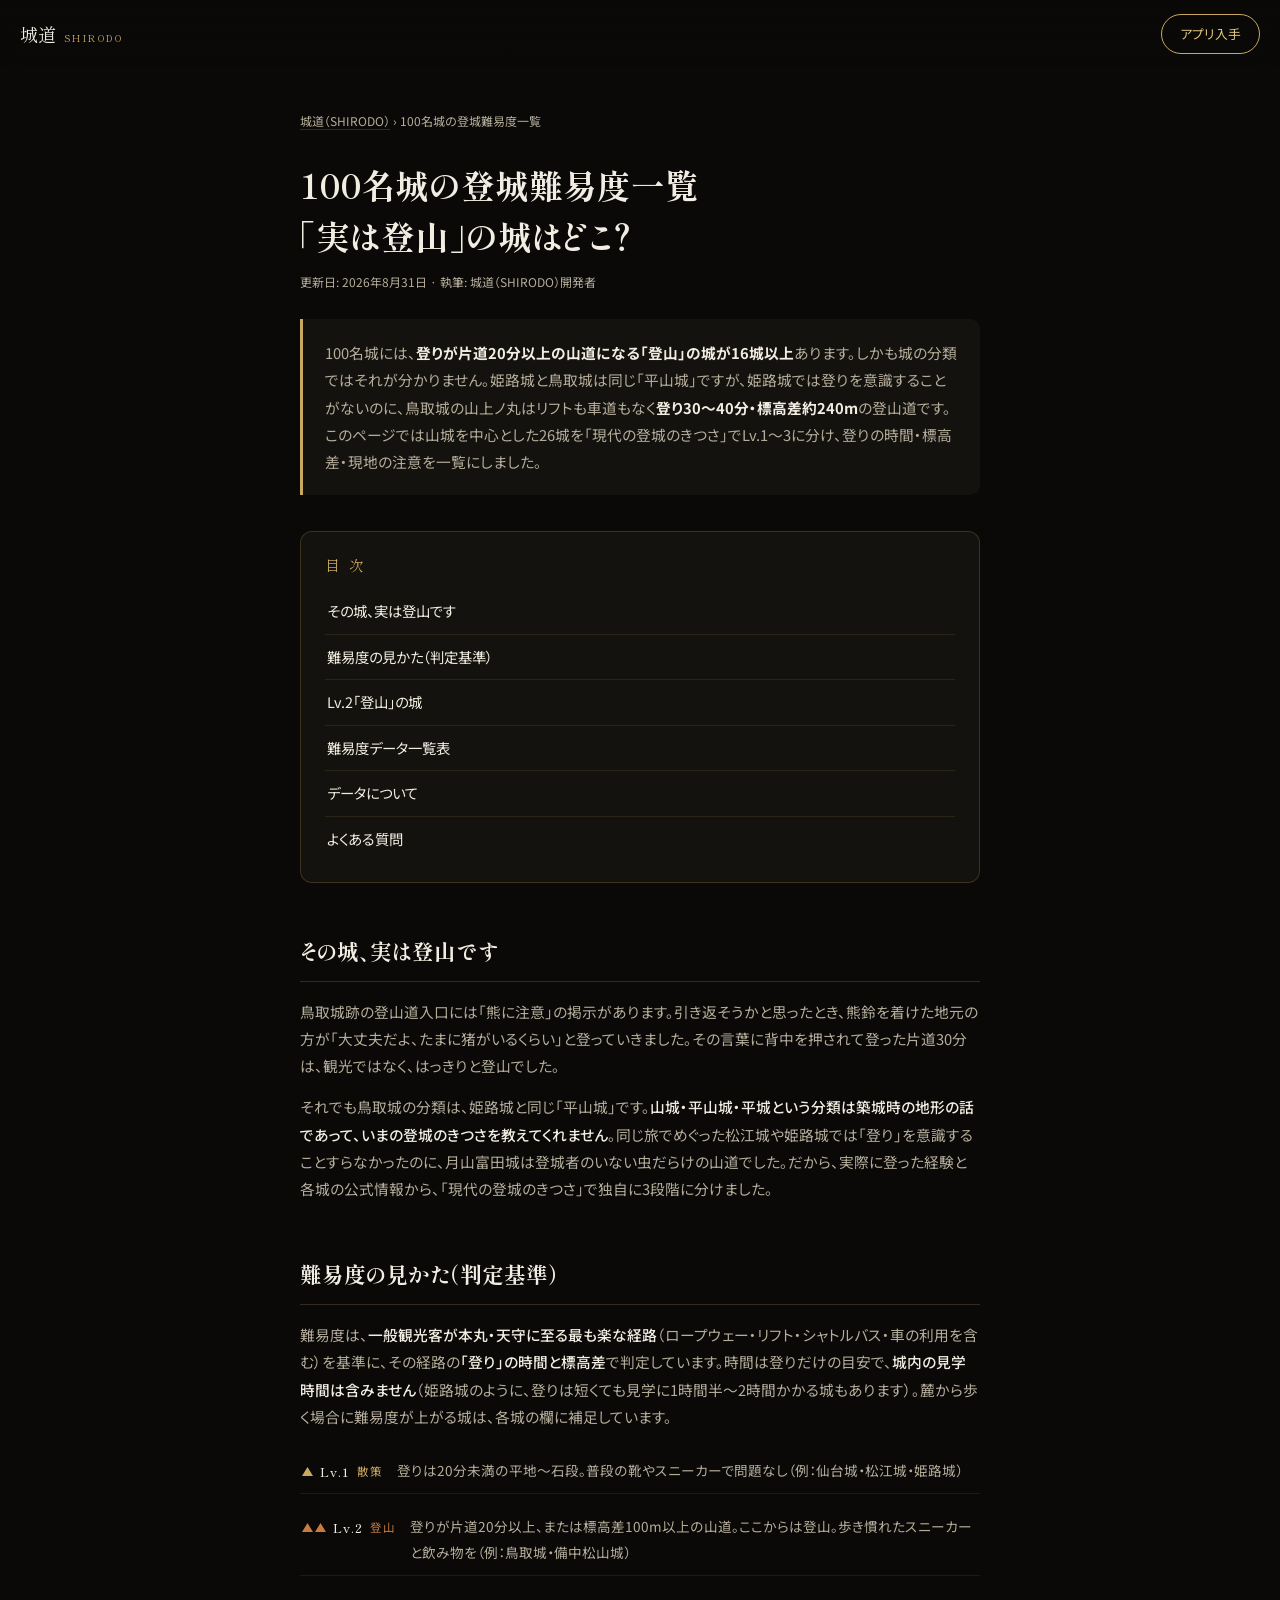
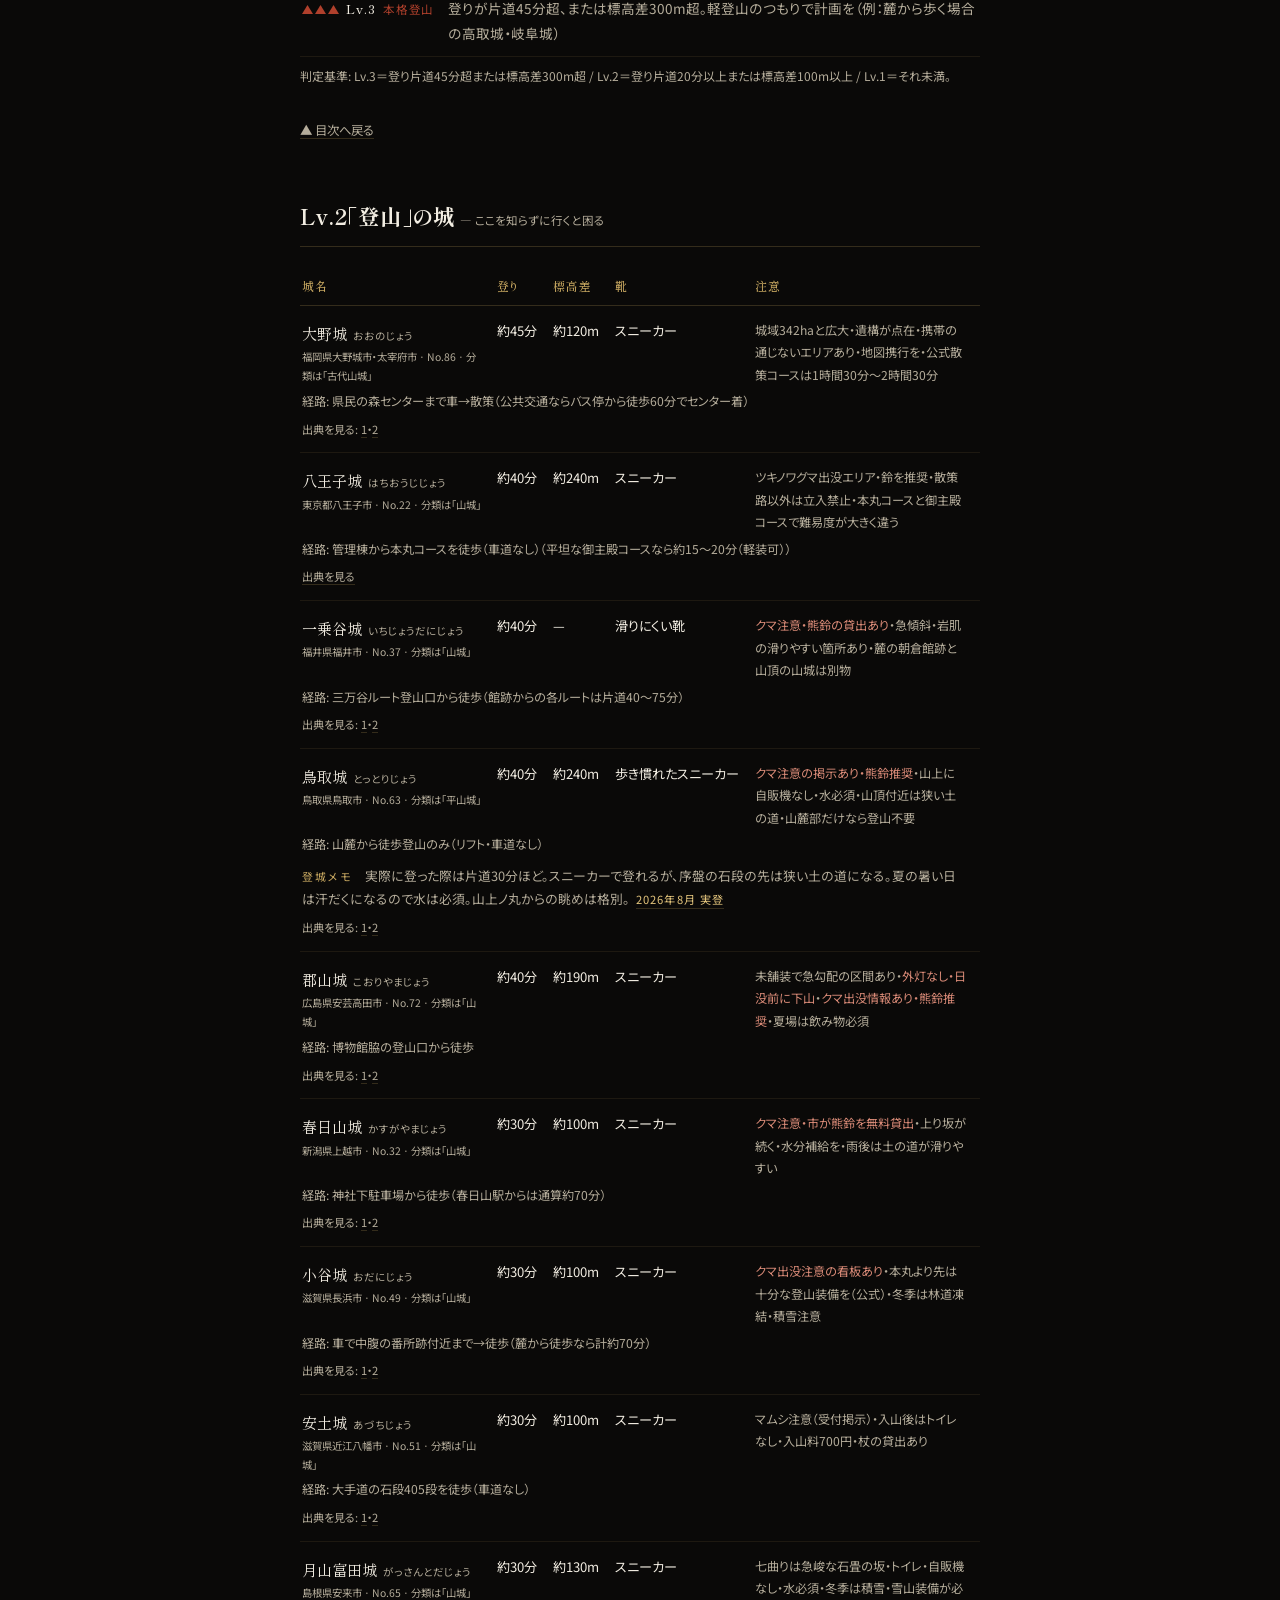
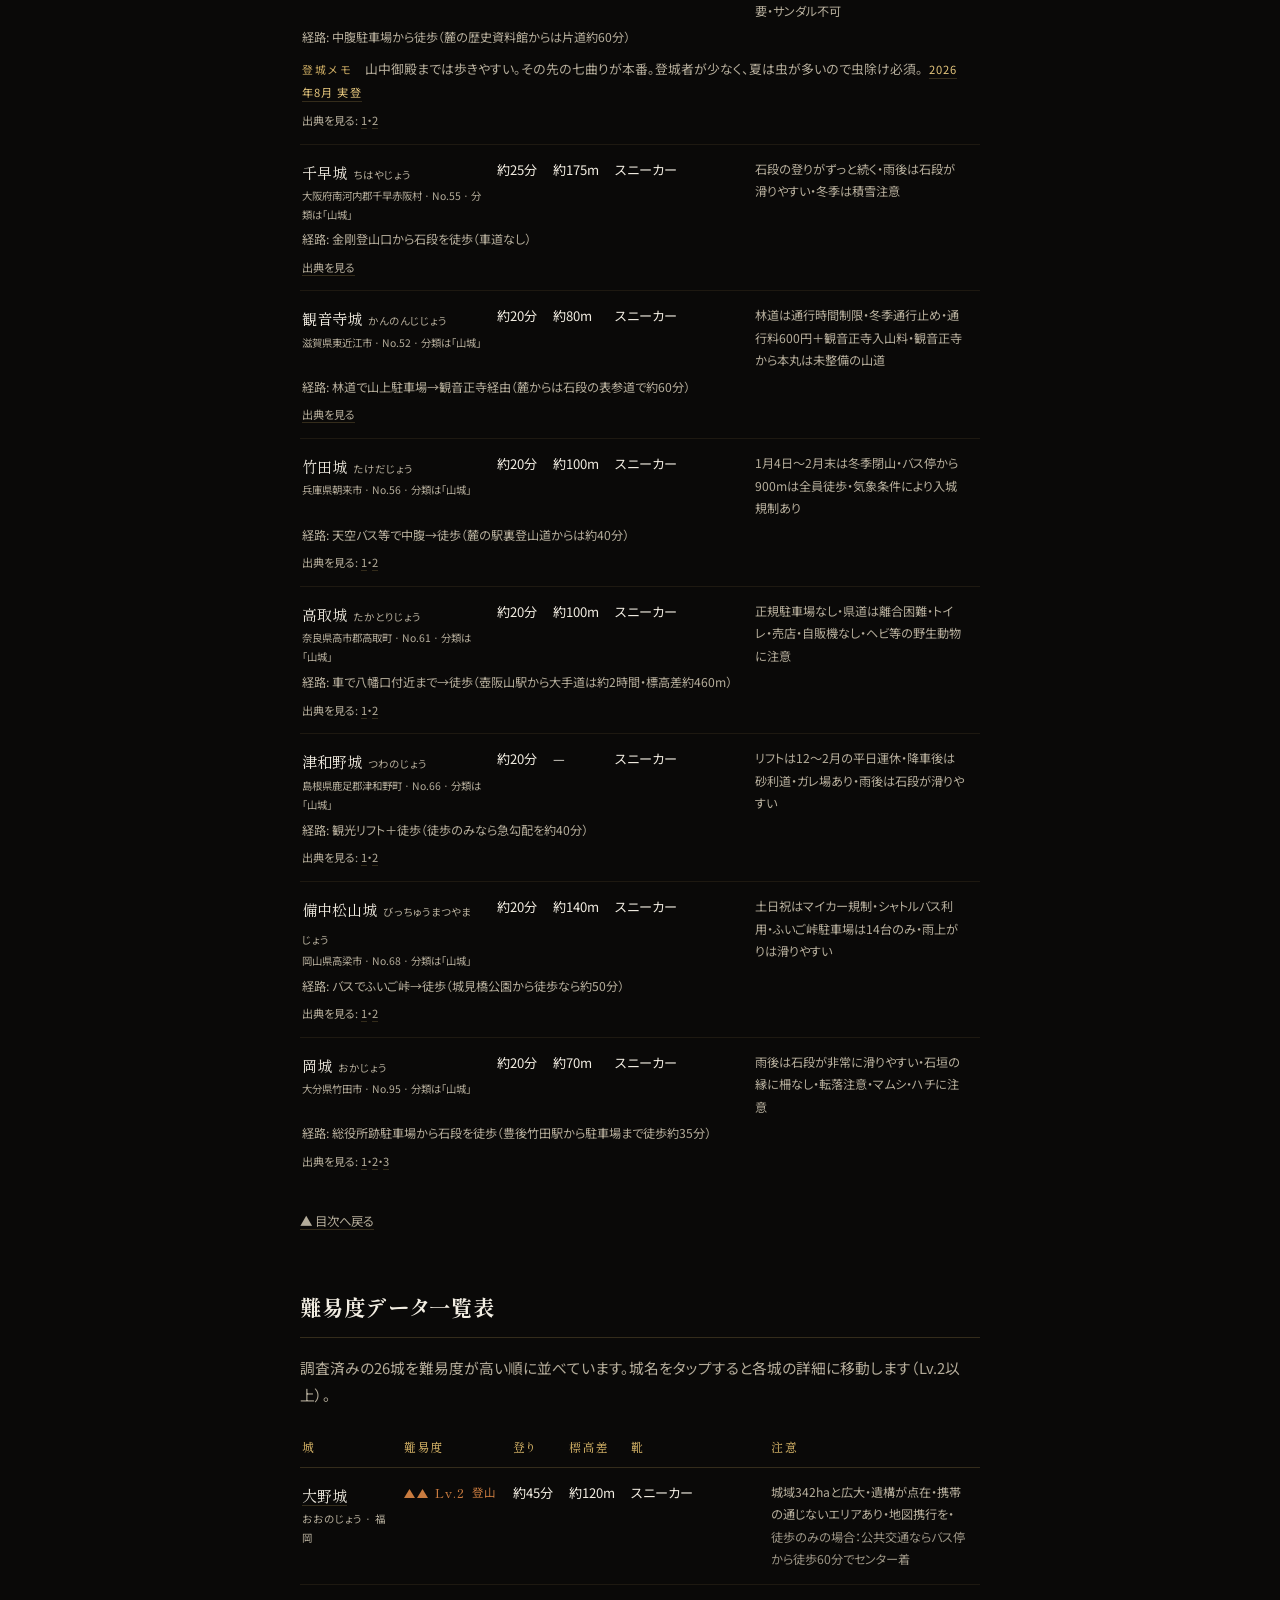
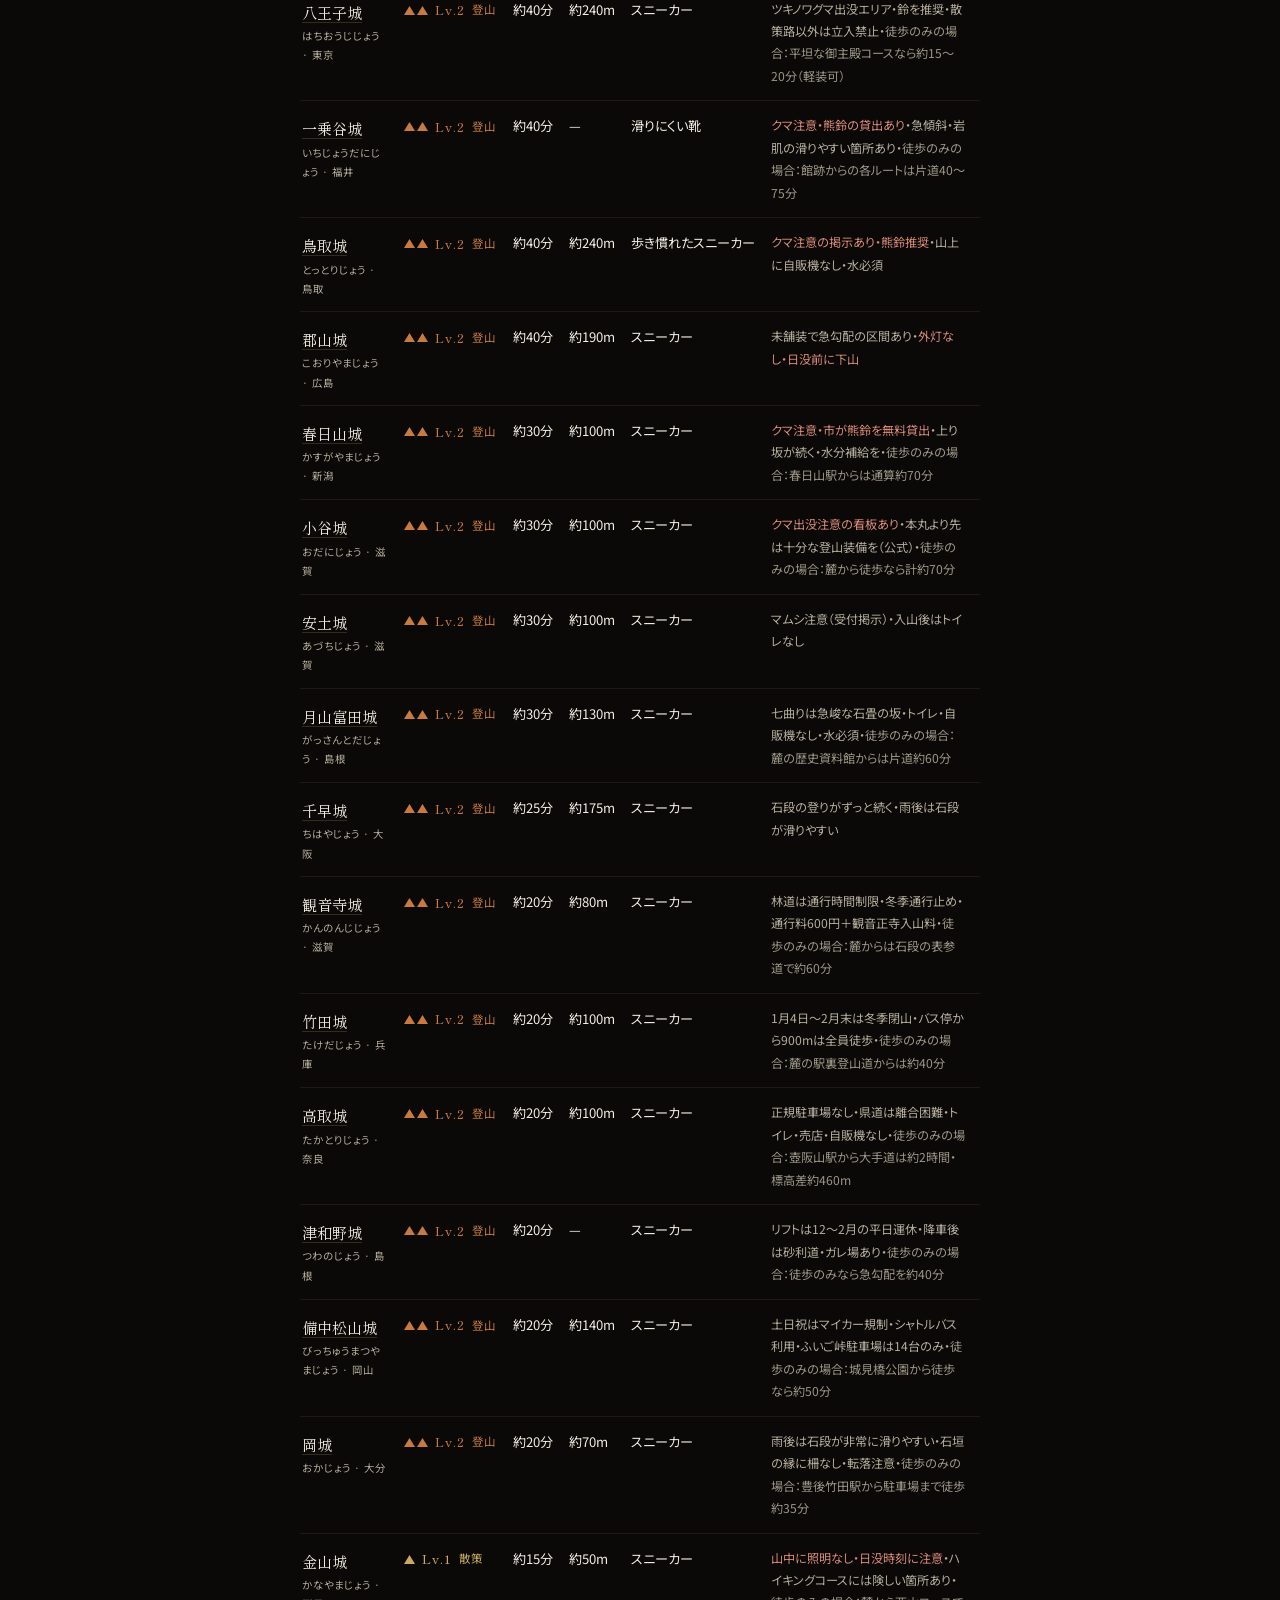
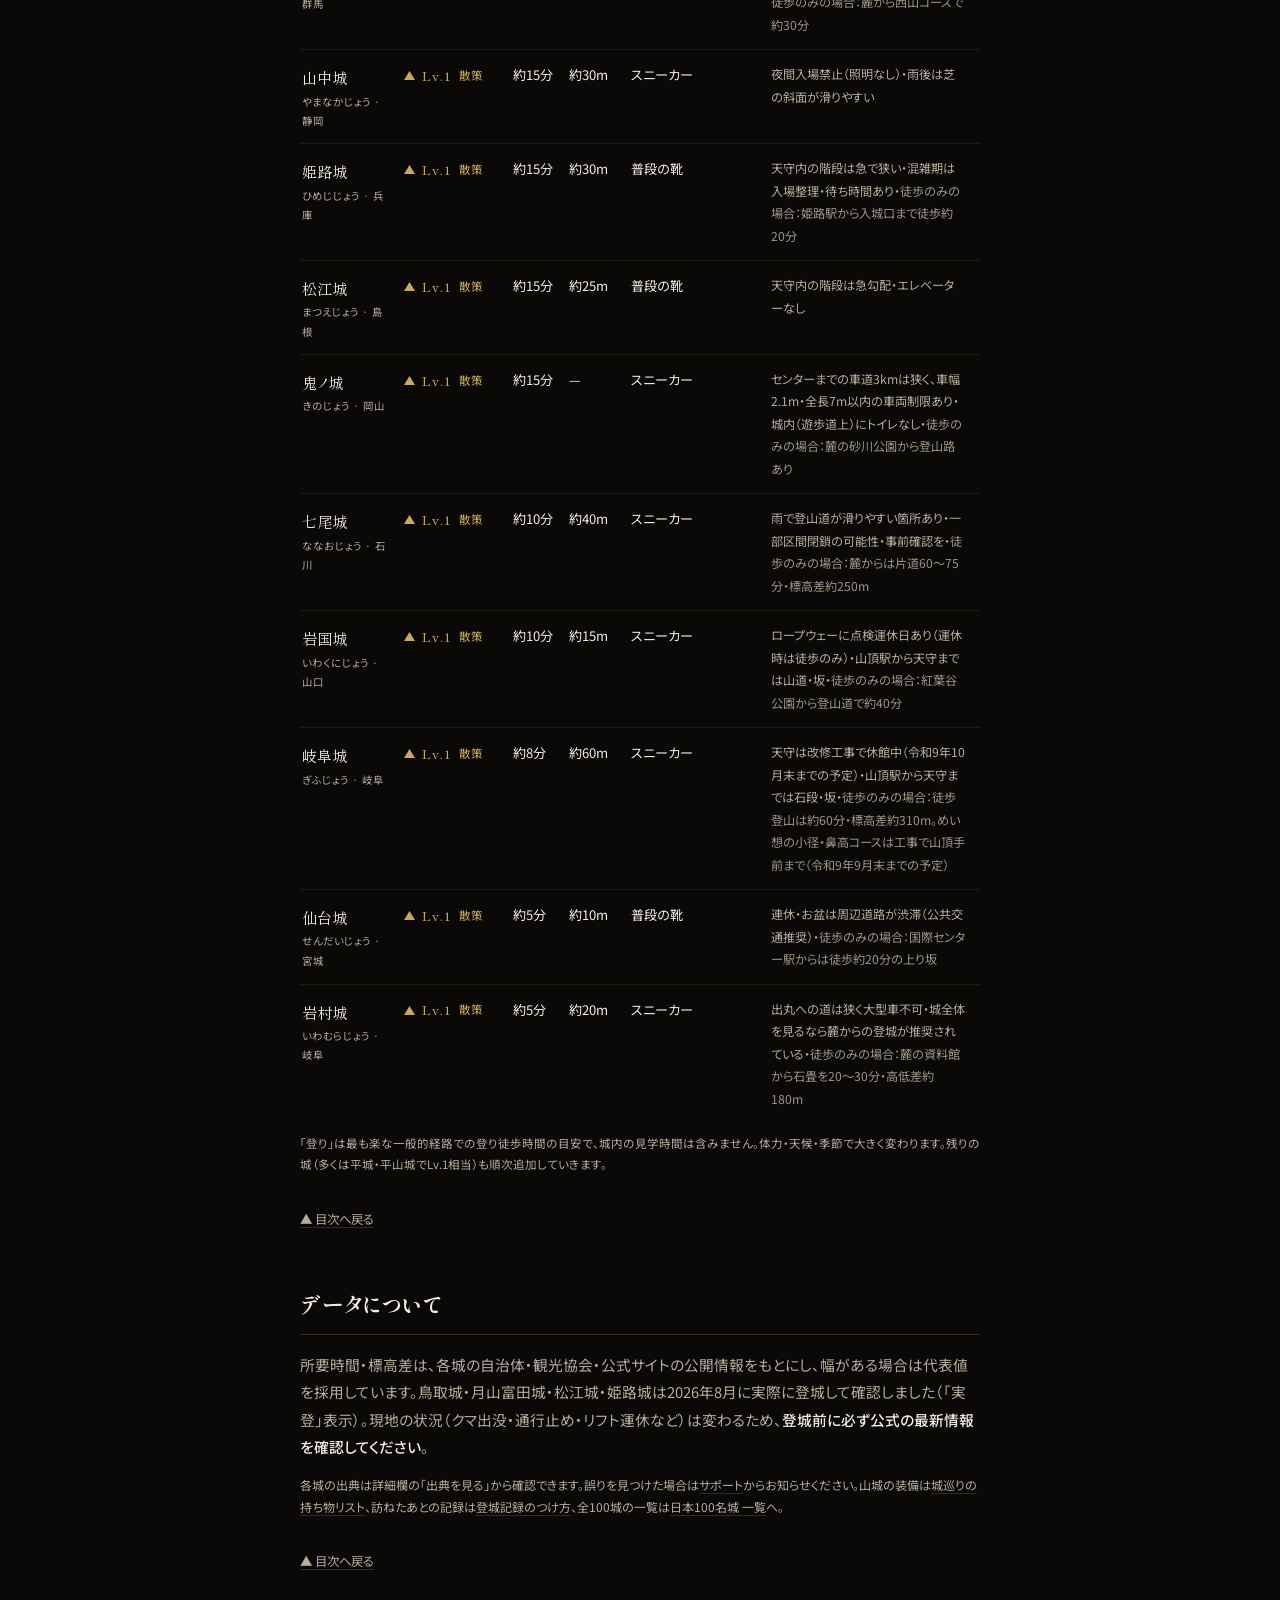
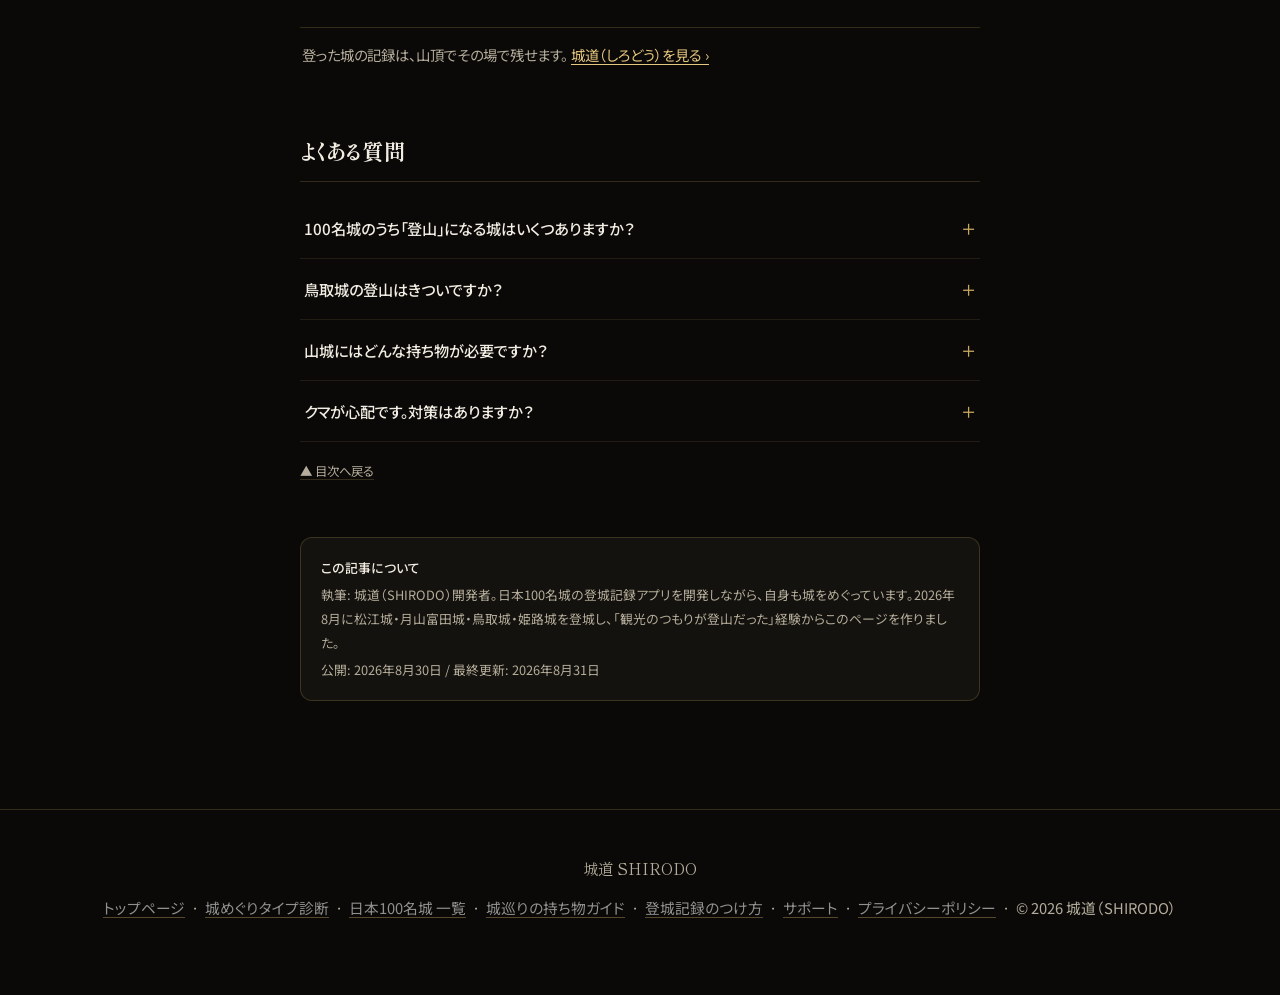
<file: guide/level/index.html>
<!DOCTYPE html>
<!-- 自動生成ファイル: scripts/gen_level.py の出力。直接編集しないこと。編集はスクリプト側で行い、再生成する（確認: python3 scripts/gen_level.py --check） -->
<html lang="ja">
<head>
<meta charset="UTF-8">
<meta name="viewport" content="width=device-width, initial-scale=1.0, viewport-fit=cover">
<title>100名城の登城難易度一覧｜「実は登山」の城はどこ？ | 城道（SHIRODO）</title>
<meta name="description" content="100名城を「現代の登城のきつさ」でLv.1〜3に分類。登りの時間・標高差・クマ注意など現地の注意を一覧で解説。鳥取城・月山富田城の実登経験に基づく、登城記録アプリ城道（SHIRODO）のガイド。">
<meta name="robots" content="index, follow">
<link rel="canonical" href="https://shirodo.com/guide/level/">
<meta property="og:title" content="100名城の登城難易度一覧｜「実は登山」の城はどこ？">
<meta property="og:description" content="100名城を登城のきつさでLv.1〜3に分類。登りの時間・標高差・現地の注意を一覧で解説。">
<meta property="og:image" content="https://shirodo.com/assets/kumamoto-castle.jpg">
<meta property="og:url" content="https://shirodo.com/guide/level/">
<meta property="og:type" content="article">
<meta property="og:site_name" content="城道（SHIRODO）">
<meta property="og:locale" content="ja_JP">
<meta name="twitter:card" content="summary_large_image">
<meta name="twitter:title" content="100名城の登城難易度一覧｜「実は登山」の城はどこ？">
<meta name="twitter:description" content="100名城を登城のきつさでLv.1〜3に分類。登りの時間・標高差・現地の注意を一覧で解説。">
<meta name="twitter:image" content="https://shirodo.com/assets/kumamoto-castle.jpg">
<script type="application/ld+json">
{
 "@context": "https://schema.org",
 "@type": "BreadcrumbList",
 "itemListElement": [
  {"@type": "ListItem", "position": 1, "name": "城道（SHIRODO）", "item": "https://shirodo.com/"},
  {"@type": "ListItem", "position": 2, "name": "100名城の登城難易度一覧", "item": "https://shirodo.com/guide/level/"}
 ]
}
</script>
<script type="application/ld+json">
{
 "@context": "https://schema.org",
 "@type": "Article",
 "headline": "100名城の登城難易度一覧｜「実は登山」の城はどこ？",
 "description": "100名城を現代の登城のきつさでLv.1〜3に分類。登りの時間・標高差・現地の注意を一覧で解説。",
 "inLanguage": "ja-JP",
 "datePublished": "2026-08-30",
 "dateModified": "2026-08-31",
 "author": {"@type": "Person", "@id": "https://shirodo.com/#author", "name": "城道（SHIRODO）開発者", "url": "https://shirodo.com/"},
 "publisher": {"@type": "Organization", "name": "城道（SHIRODO）", "url": "https://shirodo.com/"},
 "mainEntityOfPage": "https://shirodo.com/guide/level/",
 "image": "https://shirodo.com/assets/kumamoto-castle.jpg"
}
</script>
<script type="application/ld+json">
{
 "@context": "https://schema.org",
 "@type": "FAQPage",
 "inLanguage": "ja-JP",
 "mainEntity": [
  {"@type": "Question", "name": "100名城のうち「登山」になる城はいくつありますか？",
   "acceptedAnswer": {"@type": "Answer", "text": "当ガイドの調査済みの城では、登りが片道20分以上の山道になるLv.2以上が16城あります。ただしロープウェー・リフト・シャトルバスで上部まで行ける城も多く、アクセス手段しだいで難易度は大きく変わります。本ページの難易度は「最も楽な一般的経路」を基準にしています。"}},
  {"@type": "Question", "name": "鳥取城の登山はきついですか？",
   "acceptedAnswer": {"@type": "Answer", "text": "山上ノ丸（久松山山頂・標高263m）までは登り30〜40分・標高差約240mの登山道で、リフトや車道はありません。歩き慣れたスニーカーで登れますが、飲み物は必須で、夏の暑い日は汗だくになる本格的な登りです。登山道入口にはクマ注意の掲示があります。山麓部（天球丸・仁風閣周辺）だけの見学なら登山は不要です。"}},
  {"@type": "Question", "name": "山城にはどんな持ち物が必要ですか？",
   "acceptedAnswer": {"@type": "Answer", "text": "歩き慣れたスニーカーで登れる城がほとんどですが、雨のあとは滑りやすいので底のしっかりした靴が安心です。飲み物・タオル・虫除け（夏）・軍手・熊鈴などを基本の持ち物に足してください。詳しくは「城巡りの持ち物リスト」のガイドで山城編としてまとめています。"}},
  {"@type": "Question", "name": "クマが心配です。対策はありますか？",
   "acceptedAnswer": {"@type": "Answer", "text": "登城前に自治体・観光協会サイトで出没情報を確認し、熊鈴を着け、できるだけ複数人で、早朝・夕方の時間帯を避けて登るのが基本です。掲示や立入規制が出ている場合は従ってください。"}}
 ]
}
</script>
<!-- shared:head -->
<meta name="apple-itunes-app" content="app-id=6781983836">
<link rel="icon" href="data:image/svg+xml,<svg xmlns=%22http://www.w3.org/2000/svg%22 viewBox=%220 0 100 100%22><text y=%22.9em%22 font-size=%2290%22>🏯</text></svg>">
<link rel="preconnect" href="https://fonts.googleapis.com">
<link rel="preconnect" href="https://fonts.gstatic.com" crossorigin>
<link rel="stylesheet" href="https://fonts.googleapis.com/css2?family=Noto+Serif+JP:wght@400;500;600;700&family=Noto+Sans+JP:wght@400;500;700&family=Shippori+Mincho:wght@500;600;700&display=swap">
<link rel="stylesheet" href="/assets/site.css?v=cac5b0cf">
<!-- /shared:head -->

<style>
  :root {
    --vermilion: #b0402c;
  }
        .serif { font-family: var(--f-serif); font-weight: 500; letter-spacing: 0.02em; }
  
        
  main { max-width: 720px; margin: 0 auto; padding: 110px 20px 60px; }
    
  h1 { font-family: var(--f-serif); font-size: 1.75rem; line-height: 1.5; margin-bottom: 10px; }
      .lead-answer strong { color: var(--washi); font-weight: 700; }

  .toc {
    background: var(--sumi-2); border: 1px solid var(--line); border-radius: 12px;
    padding: 20px 24px; margin-bottom: 48px;
    scroll-margin-top: 76px;
  }
  .toc-title {
    font-family: var(--f-serif); font-size: 0.9rem; color: var(--gold);
    letter-spacing: 0.2em; margin-bottom: 10px;
  }
        .toc a { display: block; padding: 9px 2px; font-size: 0.9rem; color: var(--washi); }
  .toc a:hover { color: var(--gold-bright); }

  section { margin-bottom: 52px; scroll-margin-top: 76px; }
  h2 { font-family: var(--f-serif); font-size: 1.35rem; margin-bottom: 16px; padding-bottom: 10px; border-bottom: 1px solid var(--line); }
  .h2-sub { font-size: 0.72rem; color: var(--washi-dim); font-family: var(--f-sans); font-weight: 400; }
  h3 { font-family: var(--f-serif); font-size: 1.05rem; color: var(--gold-bright); margin: 24px 0 10px; }
  p { font-size: 0.92rem; color: var(--washi-dim); margin-bottom: 14px; }
  p strong, li strong { color: var(--washi); font-weight: 500; }
  .src-note { font-size: 0.75rem; }
      
  /* 難易度の視覚言語 */
  .mt { display: inline-flex; gap: 2px; align-items: flex-end; }
  .mt svg { display: block; }
  .lv-c1 { color: var(--gold); }
  .lv-c2 { color: var(--ochre); }
  .lv-c3 { color: var(--vermilion); }
  .lv-txt {
    display: inline-flex; align-items: center; gap: 7px;
    font-size: 0.72rem; letter-spacing: 0.08em;
    white-space: nowrap;
  }
  .lv-txt b { font-family: var(--f-serif); font-weight: 500; font-size: 0.8rem; }

  .legend { display: grid; gap: 10px; margin: 18px 0 8px; }
  .legend-row {
    display: grid; grid-template-columns: max-content 1fr; gap: 14px; align-items: baseline;
    padding: 10px 2px; border-bottom: 1px solid rgba(201,169,97,0.1);
    font-size: 0.85rem; color: var(--washi-dim);
  }
  .legend-row b { color: var(--washi); font-weight: 500; }

  .visited {
    font-size: 0.7rem; color: var(--gold-bright); letter-spacing: 0.1em;
    border-bottom: 1px solid var(--line); padding-bottom: 1px; margin-left: 6px;
  }

  .tbl-wrap { overflow-x: auto; margin: 20px 0 8px; }
  .ctable { border-collapse: collapse; width: 100%; font-size: 0.82rem; }
  .ctable thead th {
    font-family: var(--f-serif); font-weight: 500; font-size: 0.75rem; letter-spacing: 0.1em;
    color: var(--gold); text-align: left; padding: 8px 14px 8px 2px;
    border-bottom: 1px solid var(--line);
    white-space: nowrap;
  }
  .ctable tbody td {
    padding: 13px 14px 13px 2px; border-bottom: 1px solid rgba(201,169,97,0.1);
    color: var(--washi-dim); vertical-align: top;
    font-variant-numeric: tabular-nums;
  }
  .ctable tbody tr:last-child td { border-bottom: none; }
  .ctable tr.main { scroll-margin-top: 76px; }
  .ctable tr.main td { border-bottom: none; padding-bottom: 4px; }
  .ctable tr.detail td { padding-top: 0; font-size: 0.76rem; }
  .ctable p { margin-bottom: 0; }
  .ctable td .tname { font-family: var(--f-serif); color: var(--washi); font-size: 0.95rem; white-space: nowrap; }
  .ctable td a.tname { text-decoration: underline; text-underline-offset: 3px; text-decoration-color: var(--line); }
  .ctable td .tkana { display: block; font-size: 0.65rem; letter-spacing: 0.1em; color: var(--washi-dim); }
  .ctable td.cname { font-family: var(--f-serif); color: var(--washi); font-size: 0.95rem; min-width: 165px; }
  .ctable td.cname .kana { font-size: 0.65rem; letter-spacing: 0.1em; color: var(--washi-dim); font-family: var(--f-sans); margin-left: 6px; }
  .ctable td.cname .pref { display: block; font-size: 0.65rem; color: var(--washi-dim); font-family: var(--f-sans); }
  .ctable td.stat { white-space: nowrap; color: var(--washi); }
  .ctable td.tnote, .ctable td.note-cell { font-size: 0.76rem; }
  .ctable .warn { color: #d98a77; }
  .ctable td .alt { color: var(--washi-dim); opacity: 0.85; }
  .ctable .route { font-size: inherit; }
  .ctable .exp { font-size: 0.8rem; margin-top: 8px; }
  .ctable .exp::before { content: "登城メモ　"; font-size: 0.68rem; letter-spacing: 0.18em; color: var(--gold); }
  .ctable .src { font-size: 0.7rem; margin-top: 6px; }
  .ctable .src a { color: var(--washi-dim); text-decoration: underline; text-underline-offset: 3px; text-decoration-color: var(--line); }
  .tbl-cap { font-size: 0.72rem; color: var(--washi-dim); margin-top: 10px; }
  @media (max-width: 619px) {
    .ctable, .ctable tbody, .ctable tr, .ctable td { display: block; }
    .ctable thead { display: none; }
    .ctable tbody tr { padding: 16px 0; border-bottom: 1px solid rgba(201,169,97,0.1); }
    .ctable tbody td { padding: 0; border-bottom: none; }
    .ctable tbody tr:last-child { border-bottom: none; }
    .ctable tr.main { border-bottom: none; padding-bottom: 0; }
    .ctable tr.main td { padding-bottom: 0; }
    .ctable tr.detail { padding-top: 6px; }
    .ctable td.cname { font-size: 1.05rem; }
    .ctable td .tname { font-size: 1.05rem; }
    .ctable td .tkana { display: inline; margin-left: 6px; }
    .ctable td.lv-cell { margin-top: 2px; }
    .ctable td.stat { display: inline-block; margin: 4px 16px 0 0; }
    .ctable td.stat::before { content: attr(data-k); font-size: 0.68rem; letter-spacing: 0.12em; color: var(--gold); margin-right: 6px; }
    .ctable td.tnote, .ctable td.note-cell { margin-top: 6px; }
    .ctable td.note-cell::before, .ctable td.tnote::before { content: "注意 — "; color: #d98a77; font-size: 0.72rem; letter-spacing: 0.1em; }
  }

  .faq-item { border-bottom: 1px solid rgba(201,169,97,0.12); }
  .faq-item summary {
    cursor: pointer; padding: 16px 4px; font-size: 0.95rem; font-weight: 500;
    list-style: none; position: relative; padding-right: 28px; color: var(--washi);
  }
    .faq-item summary::after {
    content: "＋"; position: absolute; right: 4px; top: 16px; color: var(--gold);
  }
    .faq-body { padding: 0 4px 18px; font-size: 0.88rem; color: var(--washi-dim); }

                            
    
      
  @media (min-width: 720px) {
    h1 { font-size: 2.1rem; }
  }
</style>
<!-- shared:scripts -->
<script defer src="/assets/analytics.js"></script>
<script defer src="/assets/appstore-qr.js"></script>
<!-- /shared:scripts -->
</head>
<body>

<!-- shared:nav -->
<nav class="nav">
  <a class="nav-brand" href="/">城道<small>SHIRODO</small></a>
  <a class="nav-cta" href="https://apps.apple.com/app/id6781983836">アプリ入手</a>
</nav>
<!-- /shared:nav -->

<main>
  <p class="breadcrumb"><a href="/">城道（SHIRODO）</a> › 100名城の登城難易度一覧</p>

  <h1>100名城の登城難易度一覧<br>「実は登山」の城はどこ？</h1>
  <p class="article-meta">更新日: 2026年8月31日 · 執筆: 城道（SHIRODO）開発者</p>

  <div class="lead-answer">
    <p style="margin-bottom:0">100名城には、<strong>登りが片道20分以上の山道になる「登山」の城が16城以上</strong>あります。しかも城の分類ではそれが分かりません。姫路城と鳥取城は同じ「平山城」ですが、姫路城では登りを意識することがないのに、鳥取城の山上ノ丸はリフトも車道もなく<strong>登り30〜40分・標高差約240m</strong>の登山道です。このページでは山城を中心とした26城を「現代の登城のきつさ」でLv.1〜3に分け、登りの時間・標高差・現地の注意を一覧にしました。</p>
  </div>

  <nav class="toc" id="toc" aria-label="目次">
    <p class="toc-title">目 次</p>
    <ol>
      <li><a href="#story">その城、実は登山です</a></li>
      <li><a href="#legend">難易度の見かた（判定基準）</a></li>
      <li><a href="#lv2">Lv.2「登山」の城</a></li>
      <li><a href="#table">難易度データ一覧表</a></li>
      <li><a href="#about-data">データについて</a></li>
      <li><a href="#faq">よくある質問</a></li>
    </ol>
  </nav>

  <section id="story">
    <h2>その城、実は登山です</h2>
    <p>鳥取城跡の登山道入口には「熊に注意」の掲示があります。引き返そうかと思ったとき、熊鈴を着けた地元の方が「大丈夫だよ、たまに猪がいるくらい」と登っていきました。その言葉に背中を押されて登った片道30分は、観光ではなく、はっきりと登山でした。</p>
    <p>それでも鳥取城の分類は、姫路城と同じ「平山城」です。<strong>山城・平山城・平城という分類は築城時の地形の話であって、いまの登城のきつさを教えてくれません</strong>。同じ旅でめぐった松江城や姫路城では「登り」を意識することすらなかったのに、月山富田城は登城者のいない虫だらけの山道でした。だから、実際に登った経験と各城の公式情報から、「現代の登城のきつさ」で独自に3段階に分けました。</p>
  </section>

  <section id="legend">
    <h2>難易度の見かた（判定基準）</h2>
    <p>難易度は、<strong>一般観光客が本丸・天守に至る最も楽な経路</strong>（ロープウェー・リフト・シャトルバス・車の利用を含む）を基準に、その経路の<strong>「登り」の時間と標高差</strong>で判定しています。時間は登りだけの目安で、<strong>城内の見学時間は含みません</strong>（姫路城のように、登りは短くても見学に1時間半〜2時間かかる城もあります）。麓から歩く場合に難易度が上がる城は、各城の欄に補足しています。</p>
    <div class="legend">
        <div class="legend-row">
          <span class="lv-txt lv-c1"><span class="mt"><svg width="11" height="9" viewBox="0 0 11 9" fill="currentColor" aria-hidden="true"><path d="M5.5 0 11 9H0Z"/></svg></span><b>Lv.1</b>散策</span>
          <span>登りは20分未満の平地〜石段。普段の靴やスニーカーで問題なし（例：仙台城・松江城・姫路城）</span>
        </div>
        <div class="legend-row">
          <span class="lv-txt lv-c2"><span class="mt"><svg width="11" height="9" viewBox="0 0 11 9" fill="currentColor" aria-hidden="true"><path d="M5.5 0 11 9H0Z"/></svg><svg width="11" height="9" viewBox="0 0 11 9" fill="currentColor" aria-hidden="true"><path d="M5.5 0 11 9H0Z"/></svg></span><b>Lv.2</b>登山</span>
          <span>登りが片道20分以上、または標高差100m以上の山道。ここからは登山。歩き慣れたスニーカーと飲み物を（例：鳥取城・備中松山城）</span>
        </div>
        <div class="legend-row">
          <span class="lv-txt lv-c3"><span class="mt"><svg width="11" height="9" viewBox="0 0 11 9" fill="currentColor" aria-hidden="true"><path d="M5.5 0 11 9H0Z"/></svg><svg width="11" height="9" viewBox="0 0 11 9" fill="currentColor" aria-hidden="true"><path d="M5.5 0 11 9H0Z"/></svg><svg width="11" height="9" viewBox="0 0 11 9" fill="currentColor" aria-hidden="true"><path d="M5.5 0 11 9H0Z"/></svg></span><b>Lv.3</b>本格登山</span>
          <span>登りが片道45分超、または標高差300m超。軽登山のつもりで計画を（例：麓から歩く場合の高取城・岐阜城）</span>
        </div>
    </div>
    <p class="src-note">判定基準: Lv.3＝登り片道45分超または標高差300m超 / Lv.2＝登り片道20分以上または標高差100m以上 / Lv.1＝それ未満。</p>
    <a class="back-to-toc" href="#toc">▲ 目次へ戻る</a>
  </section>

  <section id="lv2">
    <h2>Lv.2「登山」の城 <span class="h2-sub">— ここを知らずに行くと困る</span></h2>
    <div class="tbl-wrap">
      <table class="ctable">
        <thead>
          <tr><th>城名</th><th>登り</th><th>標高差</th><th>靴</th><th>注意</th></tr>
        </thead>
        <tbody>
          <tr class="main" id="c86">
            <td class="cname">大野城<small class="kana">おおのじょう</small><small class="pref">福岡県大野城市・太宰府市 · No.86 · 分類は「古代山城」</small></td>
            <td class="stat" data-k="登り">約45分</td>
            <td class="stat" data-k="標高差">約120m</td>
            <td class="stat" data-k="靴">スニーカー</td>
            <td class="note-cell">城域342haと広大・遺構が点在・携帯の通じないエリアあり・地図携行を・公式散策コースは1時間30分〜2時間30分</td>
          </tr>
          <tr class="detail">
            <td colspan="5"><p class="route">経路: 県民の森センターまで車→散策（公共交通ならバス停から徒歩60分でセンター着）</p><p class="src">出典を見る: <a href="https://www.town.umi.lg.jp/site/asobu-taiken/kanko162.html" target="_blank" rel="noopener">1</a>・<a href="https://shioujikenminnomori.org/access/" target="_blank" rel="noopener">2</a></p></td>
          </tr>
          <tr class="main" id="c22">
            <td class="cname">八王子城<small class="kana">はちおうじじょう</small><small class="pref">東京都八王子市 · No.22 · 分類は「山城」</small></td>
            <td class="stat" data-k="登り">約40分</td>
            <td class="stat" data-k="標高差">約240m</td>
            <td class="stat" data-k="靴">スニーカー</td>
            <td class="note-cell">ツキノワグマ出没エリア・鈴を推奨・散策路以外は立入禁止・本丸コースと御主殿コースで難易度が大きく違う</td>
          </tr>
          <tr class="detail">
            <td colspan="5"><p class="route">経路: 管理棟から本丸コースを徒歩（車道なし）（平坦な御主殿コースなら約15〜20分（軽装可））</p><p class="src"><a href="https://www.city.hachioji.tokyo.jp/kurashi/kyoiku/005/bunkazaikanrenshisetsu/p005201.html" target="_blank" rel="noopener">出典を見る</a></p></td>
          </tr>
          <tr class="main" id="c37">
            <td class="cname">一乗谷城<small class="kana">いちじょうだにじょう</small><small class="pref">福井県福井市 · No.37 · 分類は「山城」</small></td>
            <td class="stat" data-k="登り">約40分</td>
            <td class="stat" data-k="標高差">—</td>
            <td class="stat" data-k="靴">滑りにくい靴</td>
            <td class="note-cell"><span class="warn">クマ注意・熊鈴の貸出あり</span>・急傾斜・岩肌の滑りやすい箇所あり・麓の朝倉館跡と山頂の山城は別物</td>
          </tr>
          <tr class="detail">
            <td colspan="5"><p class="route">経路: 三万谷ルート登山口から徒歩（館跡からの各ルートは片道40〜75分）</p><p class="src">出典を見る: <a href="https://www.city.fukui.lg.jp/faq/kyouiku/bunkarekishi/s03.html" target="_blank" rel="noopener">1</a>・<a href="https://www.pref.fukui.lg.jp/doc/bunshin/tozan.html" target="_blank" rel="noopener">2</a></p></td>
          </tr>
          <tr class="main" id="c63">
            <td class="cname">鳥取城<small class="kana">とっとりじょう</small><small class="pref">鳥取県鳥取市 · No.63 · 分類は「平山城」</small></td>
            <td class="stat" data-k="登り">約40分</td>
            <td class="stat" data-k="標高差">約240m</td>
            <td class="stat" data-k="靴">歩き慣れたスニーカー</td>
            <td class="note-cell"><span class="warn">クマ注意の掲示あり・熊鈴推奨</span>・山上に自販機なし・水必須・山頂付近は狭い土の道・山麓部だけなら登山不要</td>
          </tr>
          <tr class="detail">
            <td colspan="5"><p class="route">経路: 山麓から徒歩登山のみ（リフト・車道なし）</p><p class="exp">実際に登った際は片道30分ほど。スニーカーで登れるが、序盤の石段の先は狭い土の道になる。夏の暑い日は汗だくになるので水は必須。山上ノ丸からの眺めは格別。<span class="visited">2026年8月 実登</span></p><p class="src">出典を見る: <a href="https://www.torican.jp/spot/detail_1001.html" target="_blank" rel="noopener">1</a>・<a href="https://www.city.tottori.lg.jp/page/6234.html" target="_blank" rel="noopener">2</a></p></td>
          </tr>
          <tr class="main" id="c72">
            <td class="cname">郡山城<small class="kana">こおりやまじょう</small><small class="pref">広島県安芸高田市 · No.72 · 分類は「山城」</small></td>
            <td class="stat" data-k="登り">約40分</td>
            <td class="stat" data-k="標高差">約190m</td>
            <td class="stat" data-k="靴">スニーカー</td>
            <td class="note-cell">未舗装で急勾配の区間あり・<span class="warn">外灯なし・日没前に下山</span>・<span class="warn">クマ出没情報あり・熊鈴推奨</span>・夏場は飲み物必須</td>
          </tr>
          <tr class="detail">
            <td colspan="5"><p class="route">経路: 博物館脇の登山口から徒歩</p><p class="src">出典を見る: <a href="https://www.akitakata.jp/ja/hakubutsukan/assets/koriyama/" target="_blank" rel="noopener">1</a>・<a href="https://akitakata-kankou.jp/main/motonari/koriyamamap/" target="_blank" rel="noopener">2</a></p></td>
          </tr>
          <tr class="main" id="c32">
            <td class="cname">春日山城<small class="kana">かすがやまじょう</small><small class="pref">新潟県上越市 · No.32 · 分類は「山城」</small></td>
            <td class="stat" data-k="登り">約30分</td>
            <td class="stat" data-k="標高差">約100m</td>
            <td class="stat" data-k="靴">スニーカー</td>
            <td class="note-cell"><span class="warn">クマ注意・市が熊鈴を無料貸出</span>・上り坂が続く・水分補給を・雨後は土の道が滑りやすい</td>
          </tr>
          <tr class="detail">
            <td colspan="5"><p class="route">経路: 神社下駐車場から徒歩（春日山駅からは通算約70分）</p><p class="src">出典を見る: <a href="https://joetsukankonavi.jp/spot/detail.php?id=133" target="_blank" rel="noopener">1</a>・<a href="https://www.city.joetsu.niigata.jp/soshiki/bunkagyousei/kasugayama-kumasuzu.html" target="_blank" rel="noopener">2</a></p></td>
          </tr>
          <tr class="main" id="c49">
            <td class="cname">小谷城<small class="kana">おだにじょう</small><small class="pref">滋賀県長浜市 · No.49 · 分類は「山城」</small></td>
            <td class="stat" data-k="登り">約30分</td>
            <td class="stat" data-k="標高差">約100m</td>
            <td class="stat" data-k="靴">スニーカー</td>
            <td class="note-cell"><span class="warn">クマ出没注意の看板あり</span>・本丸より先は十分な登山装備を（公式）・冬季は林道凍結・積雪注意</td>
          </tr>
          <tr class="detail">
            <td colspan="5"><p class="route">経路: 車で中腹の番所跡付近まで→徒歩（麓から徒歩なら計約70分）</p><p class="src">出典を見る: <a href="https://kitabiwako.jp/spot/spot_736" target="_blank" rel="noopener">1</a>・<a href="https://kitabiwako.jp/spot/spot_25272" target="_blank" rel="noopener">2</a></p></td>
          </tr>
          <tr class="main" id="c51">
            <td class="cname">安土城<small class="kana">あづちじょう</small><small class="pref">滋賀県近江八幡市 · No.51 · 分類は「山城」</small></td>
            <td class="stat" data-k="登り">約30分</td>
            <td class="stat" data-k="標高差">約100m</td>
            <td class="stat" data-k="靴">スニーカー</td>
            <td class="note-cell">マムシ注意（受付掲示）・入山後はトイレなし・入山料700円・杖の貸出あり</td>
          </tr>
          <tr class="detail">
            <td colspan="5"><p class="route">経路: 大手道の石段405段を徒歩（車道なし）</p><p class="src">出典を見る: <a href="https://www.omi8.com/spot/detail_1217.html" target="_blank" rel="noopener">1</a>・<a href="https://www.azuchi-shiga.com/n-adutijyouato.htm" target="_blank" rel="noopener">2</a></p></td>
          </tr>
          <tr class="main" id="c65">
            <td class="cname">月山富田城<small class="kana">がっさんとだじょう</small><small class="pref">島根県安来市 · No.65 · 分類は「山城」</small></td>
            <td class="stat" data-k="登り">約30分</td>
            <td class="stat" data-k="標高差">約130m</td>
            <td class="stat" data-k="靴">スニーカー</td>
            <td class="note-cell">七曲りは急峻な石畳の坂・トイレ・自販機なし・水必須・冬季は積雪・雪山装備が必要・サンダル不可</td>
          </tr>
          <tr class="detail">
            <td colspan="5"><p class="route">経路: 中腹駐車場から徒歩（麓の歴史資料館からは片道約60分）</p><p class="exp">山中御殿までは歩きやすい。その先の七曲りが本番。登城者が少なく、夏は虫が多いので虫除け必須。<span class="visited">2026年8月 実登</span></p><p class="src">出典を見る: <a href="https://www.kankou-shimane.com/pickup/50871.html" target="_blank" rel="noopener">1</a>・<a href="https://tabi.torisetsu-shimane.com/gassantodajo-guide/" target="_blank" rel="noopener">2</a></p></td>
          </tr>
          <tr class="main" id="c55">
            <td class="cname">千早城<small class="kana">ちはやじょう</small><small class="pref">大阪府南河内郡千早赤阪村 · No.55 · 分類は「山城」</small></td>
            <td class="stat" data-k="登り">約25分</td>
            <td class="stat" data-k="標高差">約175m</td>
            <td class="stat" data-k="靴">スニーカー</td>
            <td class="note-cell">石段の登りがずっと続く・雨後は石段が滑りやすい・冬季は積雪注意</td>
          </tr>
          <tr class="detail">
            <td colspan="5"><p class="route">経路: 金剛登山口から石段を徒歩（車道なし）</p><p class="src"><a href="https://www.chihayaakasaka.org/spot/castle.html" target="_blank" rel="noopener">出典を見る</a></p></td>
          </tr>
          <tr class="main" id="c52">
            <td class="cname">観音寺城<small class="kana">かんのんじじょう</small><small class="pref">滋賀県東近江市 · No.52 · 分類は「山城」</small></td>
            <td class="stat" data-k="登り">約20分</td>
            <td class="stat" data-k="標高差">約80m</td>
            <td class="stat" data-k="靴">スニーカー</td>
            <td class="note-cell">林道は通行時間制限・冬季通行止め・通行料600円＋観音正寺入山料・観音正寺から本丸は未整備の山道</td>
          </tr>
          <tr class="detail">
            <td colspan="5"><p class="route">経路: 林道で山上駐車場→観音正寺経由（麓からは石段の表参道で約60分）</p><p class="src"><a href="https://kannonshoji.or.jp/access/" target="_blank" rel="noopener">出典を見る</a></p></td>
          </tr>
          <tr class="main" id="c56">
            <td class="cname">竹田城<small class="kana">たけだじょう</small><small class="pref">兵庫県朝来市 · No.56 · 分類は「山城」</small></td>
            <td class="stat" data-k="登り">約20分</td>
            <td class="stat" data-k="標高差">約100m</td>
            <td class="stat" data-k="靴">スニーカー</td>
            <td class="note-cell">1月4日〜2月末は冬季閉山・バス停から900mは全員徒歩・気象条件により入城規制あり</td>
          </tr>
          <tr class="detail">
            <td colspan="5"><p class="route">経路: 天空バス等で中腹→徒歩（麓の駅裏登山道からは約40分）</p><p class="src">出典を見る: <a href="https://www.city.asago.hyogo.jp/site/takeda/3086.html" target="_blank" rel="noopener">1</a>・<a href="https://asago-kanko.com/takedajyoseki" target="_blank" rel="noopener">2</a></p></td>
          </tr>
          <tr class="main" id="c61">
            <td class="cname">高取城<small class="kana">たかとりじょう</small><small class="pref">奈良県高市郡高取町 · No.61 · 分類は「山城」</small></td>
            <td class="stat" data-k="登り">約20分</td>
            <td class="stat" data-k="標高差">約100m</td>
            <td class="stat" data-k="靴">スニーカー</td>
            <td class="note-cell">正規駐車場なし・県道は離合困難・トイレ・売店・自販機なし・ヘビ等の野生動物に注意</td>
          </tr>
          <tr class="detail">
            <td colspan="5"><p class="route">経路: 車で八幡口付近まで→徒歩（壺阪山駅から大手道は約2時間・標高差約460m）</p><p class="src">出典を見る: <a href="https://sightseeing2.takatori.info/takatorijyofaq/" target="_blank" rel="noopener">1</a>・<a href="https://sightseeing2.takatori.info/access/" target="_blank" rel="noopener">2</a></p></td>
          </tr>
          <tr class="main" id="c66">
            <td class="cname">津和野城<small class="kana">つわのじょう</small><small class="pref">島根県鹿足郡津和野町 · No.66 · 分類は「山城」</small></td>
            <td class="stat" data-k="登り">約20分</td>
            <td class="stat" data-k="標高差">—</td>
            <td class="stat" data-k="靴">スニーカー</td>
            <td class="note-cell">リフトは12〜2月の平日運休・降車後は砂利道・ガレ場あり・雨後は石段が滑りやすい</td>
          </tr>
          <tr class="detail">
            <td colspan="5"><p class="route">経路: 観光リフト＋徒歩（徒歩のみなら急勾配を約40分）</p><p class="src">出典を見る: <a href="https://tsuwano-kanko.net/info/lift/" target="_blank" rel="noopener">1</a>・<a href="https://www.town.tsuwano.lg.jp/www/genre/1643088275267/index.html" target="_blank" rel="noopener">2</a></p></td>
          </tr>
          <tr class="main" id="c68">
            <td class="cname">備中松山城<small class="kana">びっちゅうまつやまじょう</small><small class="pref">岡山県高梁市 · No.68 · 分類は「山城」</small></td>
            <td class="stat" data-k="登り">約20分</td>
            <td class="stat" data-k="標高差">約140m</td>
            <td class="stat" data-k="靴">スニーカー</td>
            <td class="note-cell">土日祝はマイカー規制・シャトルバス利用・ふいご峠駐車場は14台のみ・雨上がりは滑りやすい</td>
          </tr>
          <tr class="detail">
            <td colspan="5"><p class="route">経路: バスでふいご峠→徒歩（城見橋公園から徒歩なら約50分）</p><p class="src">出典を見る: <a href="https://www.bitchumatsuyamacastle.jp/access-castle/" target="_blank" rel="noopener">1</a>・<a href="https://www.city.takahashi.lg.jp/site/bichu-matsuyama/access.html" target="_blank" rel="noopener">2</a></p></td>
          </tr>
          <tr class="main" id="c95">
            <td class="cname">岡城<small class="kana">おかじょう</small><small class="pref">大分県竹田市 · No.95 · 分類は「山城」</small></td>
            <td class="stat" data-k="登り">約20分</td>
            <td class="stat" data-k="標高差">約70m</td>
            <td class="stat" data-k="靴">スニーカー</td>
            <td class="note-cell">雨後は石段が非常に滑りやすい・石垣の縁に柵なし・転落注意・マムシ・ハチに注意</td>
          </tr>
          <tr class="detail">
            <td colspan="5"><p class="route">経路: 総役所跡駐車場から石段を徒歩（豊後竹田駅から駐車場まで徒歩約35分）</p><p class="src">出典を見る: <a href="https://taketa.guide/spots/detail/07fb5cc5-fa6c-4eee-9b51-fea20d2b67fc" target="_blank" rel="noopener">1</a>・<a href="https://okajou.jp/" target="_blank" rel="noopener">2</a>・<a href="https://www.visit-oita.jp/spots/detail/4438" target="_blank" rel="noopener">3</a></p></td>
          </tr>
        </tbody>
      </table>
    </div>
    <a class="back-to-toc" href="#toc">▲ 目次へ戻る</a>
  </section>

  <section id="table">
    <h2>難易度データ一覧表</h2>
    <p>調査済みの26城を難易度が高い順に並べています。城名をタップすると各城の詳細に移動します（Lv.2以上）。</p>
    <div class="tbl-wrap">
      <table class="ctable">
        <thead>
          <tr><th>城</th><th>難易度</th><th>登り</th><th>標高差</th><th>靴</th><th>注意</th></tr>
        </thead>
        <tbody>
            <tr>
              <td><a class="tname" href="#c86">大野城</a><span class="tkana">おおのじょう · 福岡</span></td>
              <td class="lv-cell"><span class="lv-txt lv-c2"><span class="mt"><svg width="11" height="9" viewBox="0 0 11 9" fill="currentColor" aria-hidden="true"><path d="M5.5 0 11 9H0Z"/></svg><svg width="11" height="9" viewBox="0 0 11 9" fill="currentColor" aria-hidden="true"><path d="M5.5 0 11 9H0Z"/></svg></span><b>Lv.2</b>登山</span></td>
              <td class="stat" data-k="登り">約45分</td>
              <td class="stat" data-k="標高差">約120m</td>
              <td class="stat" data-k="靴">スニーカー</td>
              <td class="tnote">城域342haと広大・遺構が点在・携帯の通じないエリアあり・地図携行を・<span class="alt">徒歩のみの場合：公共交通ならバス停から徒歩60分でセンター着</span></td>
            </tr>
            <tr>
              <td><a class="tname" href="#c22">八王子城</a><span class="tkana">はちおうじじょう · 東京</span></td>
              <td class="lv-cell"><span class="lv-txt lv-c2"><span class="mt"><svg width="11" height="9" viewBox="0 0 11 9" fill="currentColor" aria-hidden="true"><path d="M5.5 0 11 9H0Z"/></svg><svg width="11" height="9" viewBox="0 0 11 9" fill="currentColor" aria-hidden="true"><path d="M5.5 0 11 9H0Z"/></svg></span><b>Lv.2</b>登山</span></td>
              <td class="stat" data-k="登り">約40分</td>
              <td class="stat" data-k="標高差">約240m</td>
              <td class="stat" data-k="靴">スニーカー</td>
              <td class="tnote">ツキノワグマ出没エリア・鈴を推奨・散策路以外は立入禁止・<span class="alt">徒歩のみの場合：平坦な御主殿コースなら約15〜20分（軽装可）</span></td>
            </tr>
            <tr>
              <td><a class="tname" href="#c37">一乗谷城</a><span class="tkana">いちじょうだにじょう · 福井</span></td>
              <td class="lv-cell"><span class="lv-txt lv-c2"><span class="mt"><svg width="11" height="9" viewBox="0 0 11 9" fill="currentColor" aria-hidden="true"><path d="M5.5 0 11 9H0Z"/></svg><svg width="11" height="9" viewBox="0 0 11 9" fill="currentColor" aria-hidden="true"><path d="M5.5 0 11 9H0Z"/></svg></span><b>Lv.2</b>登山</span></td>
              <td class="stat" data-k="登り">約40分</td>
              <td class="stat" data-k="標高差">—</td>
              <td class="stat" data-k="靴">滑りにくい靴</td>
              <td class="tnote"><span class="warn">クマ注意・熊鈴の貸出あり</span>・急傾斜・岩肌の滑りやすい箇所あり・<span class="alt">徒歩のみの場合：館跡からの各ルートは片道40〜75分</span></td>
            </tr>
            <tr>
              <td><a class="tname" href="#c63">鳥取城</a><span class="tkana">とっとりじょう · 鳥取</span></td>
              <td class="lv-cell"><span class="lv-txt lv-c2"><span class="mt"><svg width="11" height="9" viewBox="0 0 11 9" fill="currentColor" aria-hidden="true"><path d="M5.5 0 11 9H0Z"/></svg><svg width="11" height="9" viewBox="0 0 11 9" fill="currentColor" aria-hidden="true"><path d="M5.5 0 11 9H0Z"/></svg></span><b>Lv.2</b>登山</span></td>
              <td class="stat" data-k="登り">約40分</td>
              <td class="stat" data-k="標高差">約240m</td>
              <td class="stat" data-k="靴">歩き慣れたスニーカー</td>
              <td class="tnote"><span class="warn">クマ注意の掲示あり・熊鈴推奨</span>・山上に自販機なし・水必須</td>
            </tr>
            <tr>
              <td><a class="tname" href="#c72">郡山城</a><span class="tkana">こおりやまじょう · 広島</span></td>
              <td class="lv-cell"><span class="lv-txt lv-c2"><span class="mt"><svg width="11" height="9" viewBox="0 0 11 9" fill="currentColor" aria-hidden="true"><path d="M5.5 0 11 9H0Z"/></svg><svg width="11" height="9" viewBox="0 0 11 9" fill="currentColor" aria-hidden="true"><path d="M5.5 0 11 9H0Z"/></svg></span><b>Lv.2</b>登山</span></td>
              <td class="stat" data-k="登り">約40分</td>
              <td class="stat" data-k="標高差">約190m</td>
              <td class="stat" data-k="靴">スニーカー</td>
              <td class="tnote">未舗装で急勾配の区間あり・<span class="warn">外灯なし・日没前に下山</span></td>
            </tr>
            <tr>
              <td><a class="tname" href="#c32">春日山城</a><span class="tkana">かすがやまじょう · 新潟</span></td>
              <td class="lv-cell"><span class="lv-txt lv-c2"><span class="mt"><svg width="11" height="9" viewBox="0 0 11 9" fill="currentColor" aria-hidden="true"><path d="M5.5 0 11 9H0Z"/></svg><svg width="11" height="9" viewBox="0 0 11 9" fill="currentColor" aria-hidden="true"><path d="M5.5 0 11 9H0Z"/></svg></span><b>Lv.2</b>登山</span></td>
              <td class="stat" data-k="登り">約30分</td>
              <td class="stat" data-k="標高差">約100m</td>
              <td class="stat" data-k="靴">スニーカー</td>
              <td class="tnote"><span class="warn">クマ注意・市が熊鈴を無料貸出</span>・上り坂が続く・水分補給を・<span class="alt">徒歩のみの場合：春日山駅からは通算約70分</span></td>
            </tr>
            <tr>
              <td><a class="tname" href="#c49">小谷城</a><span class="tkana">おだにじょう · 滋賀</span></td>
              <td class="lv-cell"><span class="lv-txt lv-c2"><span class="mt"><svg width="11" height="9" viewBox="0 0 11 9" fill="currentColor" aria-hidden="true"><path d="M5.5 0 11 9H0Z"/></svg><svg width="11" height="9" viewBox="0 0 11 9" fill="currentColor" aria-hidden="true"><path d="M5.5 0 11 9H0Z"/></svg></span><b>Lv.2</b>登山</span></td>
              <td class="stat" data-k="登り">約30分</td>
              <td class="stat" data-k="標高差">約100m</td>
              <td class="stat" data-k="靴">スニーカー</td>
              <td class="tnote"><span class="warn">クマ出没注意の看板あり</span>・本丸より先は十分な登山装備を（公式）・<span class="alt">徒歩のみの場合：麓から徒歩なら計約70分</span></td>
            </tr>
            <tr>
              <td><a class="tname" href="#c51">安土城</a><span class="tkana">あづちじょう · 滋賀</span></td>
              <td class="lv-cell"><span class="lv-txt lv-c2"><span class="mt"><svg width="11" height="9" viewBox="0 0 11 9" fill="currentColor" aria-hidden="true"><path d="M5.5 0 11 9H0Z"/></svg><svg width="11" height="9" viewBox="0 0 11 9" fill="currentColor" aria-hidden="true"><path d="M5.5 0 11 9H0Z"/></svg></span><b>Lv.2</b>登山</span></td>
              <td class="stat" data-k="登り">約30分</td>
              <td class="stat" data-k="標高差">約100m</td>
              <td class="stat" data-k="靴">スニーカー</td>
              <td class="tnote">マムシ注意（受付掲示）・入山後はトイレなし</td>
            </tr>
            <tr>
              <td><a class="tname" href="#c65">月山富田城</a><span class="tkana">がっさんとだじょう · 島根</span></td>
              <td class="lv-cell"><span class="lv-txt lv-c2"><span class="mt"><svg width="11" height="9" viewBox="0 0 11 9" fill="currentColor" aria-hidden="true"><path d="M5.5 0 11 9H0Z"/></svg><svg width="11" height="9" viewBox="0 0 11 9" fill="currentColor" aria-hidden="true"><path d="M5.5 0 11 9H0Z"/></svg></span><b>Lv.2</b>登山</span></td>
              <td class="stat" data-k="登り">約30分</td>
              <td class="stat" data-k="標高差">約130m</td>
              <td class="stat" data-k="靴">スニーカー</td>
              <td class="tnote">七曲りは急峻な石畳の坂・トイレ・自販機なし・水必須・<span class="alt">徒歩のみの場合：麓の歴史資料館からは片道約60分</span></td>
            </tr>
            <tr>
              <td><a class="tname" href="#c55">千早城</a><span class="tkana">ちはやじょう · 大阪</span></td>
              <td class="lv-cell"><span class="lv-txt lv-c2"><span class="mt"><svg width="11" height="9" viewBox="0 0 11 9" fill="currentColor" aria-hidden="true"><path d="M5.5 0 11 9H0Z"/></svg><svg width="11" height="9" viewBox="0 0 11 9" fill="currentColor" aria-hidden="true"><path d="M5.5 0 11 9H0Z"/></svg></span><b>Lv.2</b>登山</span></td>
              <td class="stat" data-k="登り">約25分</td>
              <td class="stat" data-k="標高差">約175m</td>
              <td class="stat" data-k="靴">スニーカー</td>
              <td class="tnote">石段の登りがずっと続く・雨後は石段が滑りやすい</td>
            </tr>
            <tr>
              <td><a class="tname" href="#c52">観音寺城</a><span class="tkana">かんのんじじょう · 滋賀</span></td>
              <td class="lv-cell"><span class="lv-txt lv-c2"><span class="mt"><svg width="11" height="9" viewBox="0 0 11 9" fill="currentColor" aria-hidden="true"><path d="M5.5 0 11 9H0Z"/></svg><svg width="11" height="9" viewBox="0 0 11 9" fill="currentColor" aria-hidden="true"><path d="M5.5 0 11 9H0Z"/></svg></span><b>Lv.2</b>登山</span></td>
              <td class="stat" data-k="登り">約20分</td>
              <td class="stat" data-k="標高差">約80m</td>
              <td class="stat" data-k="靴">スニーカー</td>
              <td class="tnote">林道は通行時間制限・冬季通行止め・通行料600円＋観音正寺入山料・<span class="alt">徒歩のみの場合：麓からは石段の表参道で約60分</span></td>
            </tr>
            <tr>
              <td><a class="tname" href="#c56">竹田城</a><span class="tkana">たけだじょう · 兵庫</span></td>
              <td class="lv-cell"><span class="lv-txt lv-c2"><span class="mt"><svg width="11" height="9" viewBox="0 0 11 9" fill="currentColor" aria-hidden="true"><path d="M5.5 0 11 9H0Z"/></svg><svg width="11" height="9" viewBox="0 0 11 9" fill="currentColor" aria-hidden="true"><path d="M5.5 0 11 9H0Z"/></svg></span><b>Lv.2</b>登山</span></td>
              <td class="stat" data-k="登り">約20分</td>
              <td class="stat" data-k="標高差">約100m</td>
              <td class="stat" data-k="靴">スニーカー</td>
              <td class="tnote">1月4日〜2月末は冬季閉山・バス停から900mは全員徒歩・<span class="alt">徒歩のみの場合：麓の駅裏登山道からは約40分</span></td>
            </tr>
            <tr>
              <td><a class="tname" href="#c61">高取城</a><span class="tkana">たかとりじょう · 奈良</span></td>
              <td class="lv-cell"><span class="lv-txt lv-c2"><span class="mt"><svg width="11" height="9" viewBox="0 0 11 9" fill="currentColor" aria-hidden="true"><path d="M5.5 0 11 9H0Z"/></svg><svg width="11" height="9" viewBox="0 0 11 9" fill="currentColor" aria-hidden="true"><path d="M5.5 0 11 9H0Z"/></svg></span><b>Lv.2</b>登山</span></td>
              <td class="stat" data-k="登り">約20分</td>
              <td class="stat" data-k="標高差">約100m</td>
              <td class="stat" data-k="靴">スニーカー</td>
              <td class="tnote">正規駐車場なし・県道は離合困難・トイレ・売店・自販機なし・<span class="alt">徒歩のみの場合：壺阪山駅から大手道は約2時間・標高差約460m</span></td>
            </tr>
            <tr>
              <td><a class="tname" href="#c66">津和野城</a><span class="tkana">つわのじょう · 島根</span></td>
              <td class="lv-cell"><span class="lv-txt lv-c2"><span class="mt"><svg width="11" height="9" viewBox="0 0 11 9" fill="currentColor" aria-hidden="true"><path d="M5.5 0 11 9H0Z"/></svg><svg width="11" height="9" viewBox="0 0 11 9" fill="currentColor" aria-hidden="true"><path d="M5.5 0 11 9H0Z"/></svg></span><b>Lv.2</b>登山</span></td>
              <td class="stat" data-k="登り">約20分</td>
              <td class="stat" data-k="標高差">—</td>
              <td class="stat" data-k="靴">スニーカー</td>
              <td class="tnote">リフトは12〜2月の平日運休・降車後は砂利道・ガレ場あり・<span class="alt">徒歩のみの場合：徒歩のみなら急勾配を約40分</span></td>
            </tr>
            <tr>
              <td><a class="tname" href="#c68">備中松山城</a><span class="tkana">びっちゅうまつやまじょう · 岡山</span></td>
              <td class="lv-cell"><span class="lv-txt lv-c2"><span class="mt"><svg width="11" height="9" viewBox="0 0 11 9" fill="currentColor" aria-hidden="true"><path d="M5.5 0 11 9H0Z"/></svg><svg width="11" height="9" viewBox="0 0 11 9" fill="currentColor" aria-hidden="true"><path d="M5.5 0 11 9H0Z"/></svg></span><b>Lv.2</b>登山</span></td>
              <td class="stat" data-k="登り">約20分</td>
              <td class="stat" data-k="標高差">約140m</td>
              <td class="stat" data-k="靴">スニーカー</td>
              <td class="tnote">土日祝はマイカー規制・シャトルバス利用・ふいご峠駐車場は14台のみ・<span class="alt">徒歩のみの場合：城見橋公園から徒歩なら約50分</span></td>
            </tr>
            <tr>
              <td><a class="tname" href="#c95">岡城</a><span class="tkana">おかじょう · 大分</span></td>
              <td class="lv-cell"><span class="lv-txt lv-c2"><span class="mt"><svg width="11" height="9" viewBox="0 0 11 9" fill="currentColor" aria-hidden="true"><path d="M5.5 0 11 9H0Z"/></svg><svg width="11" height="9" viewBox="0 0 11 9" fill="currentColor" aria-hidden="true"><path d="M5.5 0 11 9H0Z"/></svg></span><b>Lv.2</b>登山</span></td>
              <td class="stat" data-k="登り">約20分</td>
              <td class="stat" data-k="標高差">約70m</td>
              <td class="stat" data-k="靴">スニーカー</td>
              <td class="tnote">雨後は石段が非常に滑りやすい・石垣の縁に柵なし・転落注意・<span class="alt">徒歩のみの場合：豊後竹田駅から駐車場まで徒歩約35分</span></td>
            </tr>
            <tr>
              <td><span class="tname">金山城</span><span class="tkana">かなやまじょう · 群馬</span></td>
              <td class="lv-cell"><span class="lv-txt lv-c1"><span class="mt"><svg width="11" height="9" viewBox="0 0 11 9" fill="currentColor" aria-hidden="true"><path d="M5.5 0 11 9H0Z"/></svg></span><b>Lv.1</b>散策</span></td>
              <td class="stat" data-k="登り">約15分</td>
              <td class="stat" data-k="標高差">約50m</td>
              <td class="stat" data-k="靴">スニーカー</td>
              <td class="tnote"><span class="warn">山中に照明なし・日没時刻に注意</span>・ハイキングコースには険しい箇所あり・<span class="alt">徒歩のみの場合：麓から西山コースで約30分</span></td>
            </tr>
            <tr>
              <td><span class="tname">山中城</span><span class="tkana">やまなかじょう · 静岡</span></td>
              <td class="lv-cell"><span class="lv-txt lv-c1"><span class="mt"><svg width="11" height="9" viewBox="0 0 11 9" fill="currentColor" aria-hidden="true"><path d="M5.5 0 11 9H0Z"/></svg></span><b>Lv.1</b>散策</span></td>
              <td class="stat" data-k="登り">約15分</td>
              <td class="stat" data-k="標高差">約30m</td>
              <td class="stat" data-k="靴">スニーカー</td>
              <td class="tnote">夜間入場禁止（照明なし）・雨後は芝の斜面が滑りやすい</td>
            </tr>
            <tr>
              <td><span class="tname">姫路城</span><span class="tkana">ひめじじょう · 兵庫</span></td>
              <td class="lv-cell"><span class="lv-txt lv-c1"><span class="mt"><svg width="11" height="9" viewBox="0 0 11 9" fill="currentColor" aria-hidden="true"><path d="M5.5 0 11 9H0Z"/></svg></span><b>Lv.1</b>散策</span></td>
              <td class="stat" data-k="登り">約15分</td>
              <td class="stat" data-k="標高差">約30m</td>
              <td class="stat" data-k="靴">普段の靴</td>
              <td class="tnote">天守内の階段は急で狭い・混雑期は入場整理・待ち時間あり・<span class="alt">徒歩のみの場合：姫路駅から入城口まで徒歩約20分</span></td>
            </tr>
            <tr>
              <td><span class="tname">松江城</span><span class="tkana">まつえじょう · 島根</span></td>
              <td class="lv-cell"><span class="lv-txt lv-c1"><span class="mt"><svg width="11" height="9" viewBox="0 0 11 9" fill="currentColor" aria-hidden="true"><path d="M5.5 0 11 9H0Z"/></svg></span><b>Lv.1</b>散策</span></td>
              <td class="stat" data-k="登り">約15分</td>
              <td class="stat" data-k="標高差">約25m</td>
              <td class="stat" data-k="靴">普段の靴</td>
              <td class="tnote">天守内の階段は急勾配・エレベーターなし</td>
            </tr>
            <tr>
              <td><span class="tname">鬼ノ城</span><span class="tkana">きのじょう · 岡山</span></td>
              <td class="lv-cell"><span class="lv-txt lv-c1"><span class="mt"><svg width="11" height="9" viewBox="0 0 11 9" fill="currentColor" aria-hidden="true"><path d="M5.5 0 11 9H0Z"/></svg></span><b>Lv.1</b>散策</span></td>
              <td class="stat" data-k="登り">約15分</td>
              <td class="stat" data-k="標高差">—</td>
              <td class="stat" data-k="靴">スニーカー</td>
              <td class="tnote">センターまでの車道3kmは狭く、車幅2.1m・全長7m以内の車両制限あり・城内（遊歩道上）にトイレなし・<span class="alt">徒歩のみの場合：麓の砂川公園から登山路あり</span></td>
            </tr>
            <tr>
              <td><span class="tname">七尾城</span><span class="tkana">ななおじょう · 石川</span></td>
              <td class="lv-cell"><span class="lv-txt lv-c1"><span class="mt"><svg width="11" height="9" viewBox="0 0 11 9" fill="currentColor" aria-hidden="true"><path d="M5.5 0 11 9H0Z"/></svg></span><b>Lv.1</b>散策</span></td>
              <td class="stat" data-k="登り">約10分</td>
              <td class="stat" data-k="標高差">約40m</td>
              <td class="stat" data-k="靴">スニーカー</td>
              <td class="tnote">雨で登山道が滑りやすい箇所あり・一部区間閉鎖の可能性・事前確認を・<span class="alt">徒歩のみの場合：麓からは片道60〜75分・標高差約250m</span></td>
            </tr>
            <tr>
              <td><span class="tname">岩国城</span><span class="tkana">いわくにじょう · 山口</span></td>
              <td class="lv-cell"><span class="lv-txt lv-c1"><span class="mt"><svg width="11" height="9" viewBox="0 0 11 9" fill="currentColor" aria-hidden="true"><path d="M5.5 0 11 9H0Z"/></svg></span><b>Lv.1</b>散策</span></td>
              <td class="stat" data-k="登り">約10分</td>
              <td class="stat" data-k="標高差">約15m</td>
              <td class="stat" data-k="靴">スニーカー</td>
              <td class="tnote">ロープウェーに点検運休日あり（運休時は徒歩のみ）・山頂駅から天守までは山道・坂・<span class="alt">徒歩のみの場合：紅葉谷公園から登山道で約40分</span></td>
            </tr>
            <tr>
              <td><span class="tname">岐阜城</span><span class="tkana">ぎふじょう · 岐阜</span></td>
              <td class="lv-cell"><span class="lv-txt lv-c1"><span class="mt"><svg width="11" height="9" viewBox="0 0 11 9" fill="currentColor" aria-hidden="true"><path d="M5.5 0 11 9H0Z"/></svg></span><b>Lv.1</b>散策</span></td>
              <td class="stat" data-k="登り">約8分</td>
              <td class="stat" data-k="標高差">約60m</td>
              <td class="stat" data-k="靴">スニーカー</td>
              <td class="tnote">天守は改修工事で休館中（令和9年10月末までの予定）・山頂駅から天守までは石段・坂・<span class="alt">徒歩のみの場合：徒歩登山は約60分・標高差約310m。めい想の小径・鼻高コースは工事で山頂手前まで（令和9年9月末までの予定）</span></td>
            </tr>
            <tr>
              <td><span class="tname">仙台城</span><span class="tkana">せんだいじょう · 宮城</span></td>
              <td class="lv-cell"><span class="lv-txt lv-c1"><span class="mt"><svg width="11" height="9" viewBox="0 0 11 9" fill="currentColor" aria-hidden="true"><path d="M5.5 0 11 9H0Z"/></svg></span><b>Lv.1</b>散策</span></td>
              <td class="stat" data-k="登り">約5分</td>
              <td class="stat" data-k="標高差">約10m</td>
              <td class="stat" data-k="靴">普段の靴</td>
              <td class="tnote">連休・お盆は周辺道路が渋滞（公共交通推奨）・<span class="alt">徒歩のみの場合：国際センター駅からは徒歩約20分の上り坂</span></td>
            </tr>
            <tr>
              <td><span class="tname">岩村城</span><span class="tkana">いわむらじょう · 岐阜</span></td>
              <td class="lv-cell"><span class="lv-txt lv-c1"><span class="mt"><svg width="11" height="9" viewBox="0 0 11 9" fill="currentColor" aria-hidden="true"><path d="M5.5 0 11 9H0Z"/></svg></span><b>Lv.1</b>散策</span></td>
              <td class="stat" data-k="登り">約5分</td>
              <td class="stat" data-k="標高差">約20m</td>
              <td class="stat" data-k="靴">スニーカー</td>
              <td class="tnote">出丸への道は狭く大型車不可・城全体を見るなら麓からの登城が推奨されている・<span class="alt">徒歩のみの場合：麓の資料館から石畳を20〜30分・高低差約180m</span></td>
            </tr>
        </tbody>
      </table>
    </div>
    <p class="tbl-cap">「登り」は最も楽な一般的経路での登り徒歩時間の目安で、城内の見学時間は含みません。体力・天候・季節で大きく変わります。残りの城（多くは平城・平山城でLv.1相当）も順次追加していきます。</p>
    <a class="back-to-toc" href="#toc">▲ 目次へ戻る</a>
  </section>

  <section id="about-data">
    <h2>データについて</h2>
    <p>所要時間・標高差は、各城の自治体・観光協会・公式サイトの公開情報をもとにし、幅がある場合は代表値を採用しています。鳥取城・月山富田城・松江城・姫路城は2026年8月に実際に登城して確認しました（「実登」表示）。現地の状況（クマ出没・通行止め・リフト運休など）は変わるため、<strong>登城前に必ず公式の最新情報を確認してください</strong>。</p>
    <p class="src-note">各城の出典は詳細欄の「出典を見る」から確認できます。誤りを見つけた場合は<a href="/support/">サポート</a>からお知らせください。山城の装備は<a href="/guide/mochimono/">城巡りの持ち物リスト</a>、訪ねたあとの記録は<a href="/guide/kiroku/">登城記録のつけ方</a>、全100城の一覧は<a href="/100meijo/">日本100名城 一覧</a>へ。</p>
    <a class="back-to-toc" href="#toc">▲ 目次へ戻る</a>
  </section>

  <div id="bridge-slot" class="bridge-slot"></div>
  <script>
  (function () {
    var APP_URL = 'https://apps.apple.com/app/id6781983836';
    var variants = {
      C1: '<p class="bridge-line"><span>登った城の記録は、山頂でその場で残せます。</span> <a href="' + APP_URL + '" class="bridge-link bridge-link--c1">城道（しろどう）を見る ›</a></p>',
      C2: '<div class="bridge-chip"><span class="badge">城</span><span class="text">登城の記録とメモは、<b>城道（しろどう）</b>という無料アプリでも残せます。</span><a href="' + APP_URL + '" class="arrow bridge-link bridge-link--c2">見てみる ›</a></div>',
      C3: '<div class="bridge-box"><p class="q">登山になる城ほど、登った記録を残したくなります。</p><p class="link-row"><span>城道（しろどう）は、その場で登城の記録とメモを残せる無料アプリです。</span> <a href="' + APP_URL + '" class="bridge-link bridge-link--c3">App Storeで見る ›</a></p></div>'
    };
    var keys = Object.keys(variants);
    var STORAGE_KEY = 'level_bridge_variant';
    var variant = null;
    try { variant = localStorage.getItem(STORAGE_KEY); } catch (e) {}
    if (!variant || !variants[variant]) {
      variant = keys[Math.floor(Math.random() * keys.length)];
      try { localStorage.setItem(STORAGE_KEY, variant); } catch (e) {}
    }
    document.getElementById('bridge-slot').innerHTML = variants[variant];
    document.addEventListener('DOMContentLoaded', function () {
      if (window.posthog) {
        posthog.capture('bridge_variant_view', { variant: variant, page_path: location.pathname });
      }
    });
  })();
  </script>

  <section id="faq">
    <h2>よくある質問</h2>
    <details class="faq-item">
      <summary>100名城のうち「登山」になる城はいくつありますか？</summary>
      <div class="faq-body">当ガイドの調査済みの城では、登りが片道20分以上の山道になるLv.2以上が16城あります。ただしロープウェー・リフト・シャトルバスで上部まで行ける城も多く、アクセス手段しだいで難易度は大きく変わります。本ページの難易度は「最も楽な一般的経路」を基準にしています。</div>
    </details>
    <details class="faq-item">
      <summary>鳥取城の登山はきついですか？</summary>
      <div class="faq-body">山上ノ丸（久松山山頂・標高263m）までは登り30〜40分・標高差約240mの登山道で、リフトや車道はありません。歩き慣れたスニーカーで登れますが、飲み物は必須で、夏の暑い日は汗だくになる本格的な登りです。登山道入口にはクマ注意の掲示があります。山麓部（天球丸・仁風閣周辺）だけの見学なら登山は不要です。</div>
    </details>
    <details class="faq-item">
      <summary>山城にはどんな持ち物が必要ですか？</summary>
      <div class="faq-body">歩き慣れたスニーカーで登れる城がほとんどですが、雨のあとは滑りやすいので底のしっかりした靴が安心です。飲み物・タオル・虫除け（夏）・軍手・熊鈴などを基本の持ち物に足してください。詳しくは「城巡りの持ち物リスト」のガイドで山城編としてまとめています。</div>
    </details>
    <details class="faq-item">
      <summary>クマが心配です。対策はありますか？</summary>
      <div class="faq-body">登城前に自治体・観光協会サイトで出没情報を確認し、熊鈴を着け、できるだけ複数人で、早朝・夕方の時間帯を避けて登るのが基本です。掲示や立入規制が出ている場合は従ってください。</div>
    </details>
    <a class="back-to-toc" href="#toc">▲ 目次へ戻る</a>
  </section>

  <div class="author-box">
    <span><strong>この記事について</strong></span>
    <span>執筆: 城道（SHIRODO）開発者。日本100名城の登城記録アプリを開発しながら、自身も城をめぐっています。2026年8月に松江城・月山富田城・鳥取城・姫路城を登城し、「観光のつもりが登山だった」経験からこのページを作りました。</span>
    <span>公開: 2026年8月30日 / 最終更新: 2026年8月31日</span>
  </div>

</main>

<!-- shared:footer -->
<footer>
  <span class="footer-brand">城道 SHIRODO</span>
  <p>
    <a href="/">トップページ</a>
    &nbsp;·&nbsp; <a href="/shindan/">城めぐりタイプ診断</a>
    &nbsp;·&nbsp; <a href="/100meijo/">日本100名城 一覧</a>
    &nbsp;·&nbsp; <a href="/guide/mochimono/">城巡りの持ち物ガイド</a>
    &nbsp;·&nbsp; <a href="/guide/kiroku/">登城記録のつけ方</a>
    &nbsp;·&nbsp; <a href="/support/">サポート</a>
    &nbsp;·&nbsp; <a href="/privacy/">プライバシーポリシー</a>
    &nbsp;·&nbsp; © 2026 城道（SHIRODO）
  </p>
</footer>
<!-- /shared:footer -->

</body>
</html>
</file>
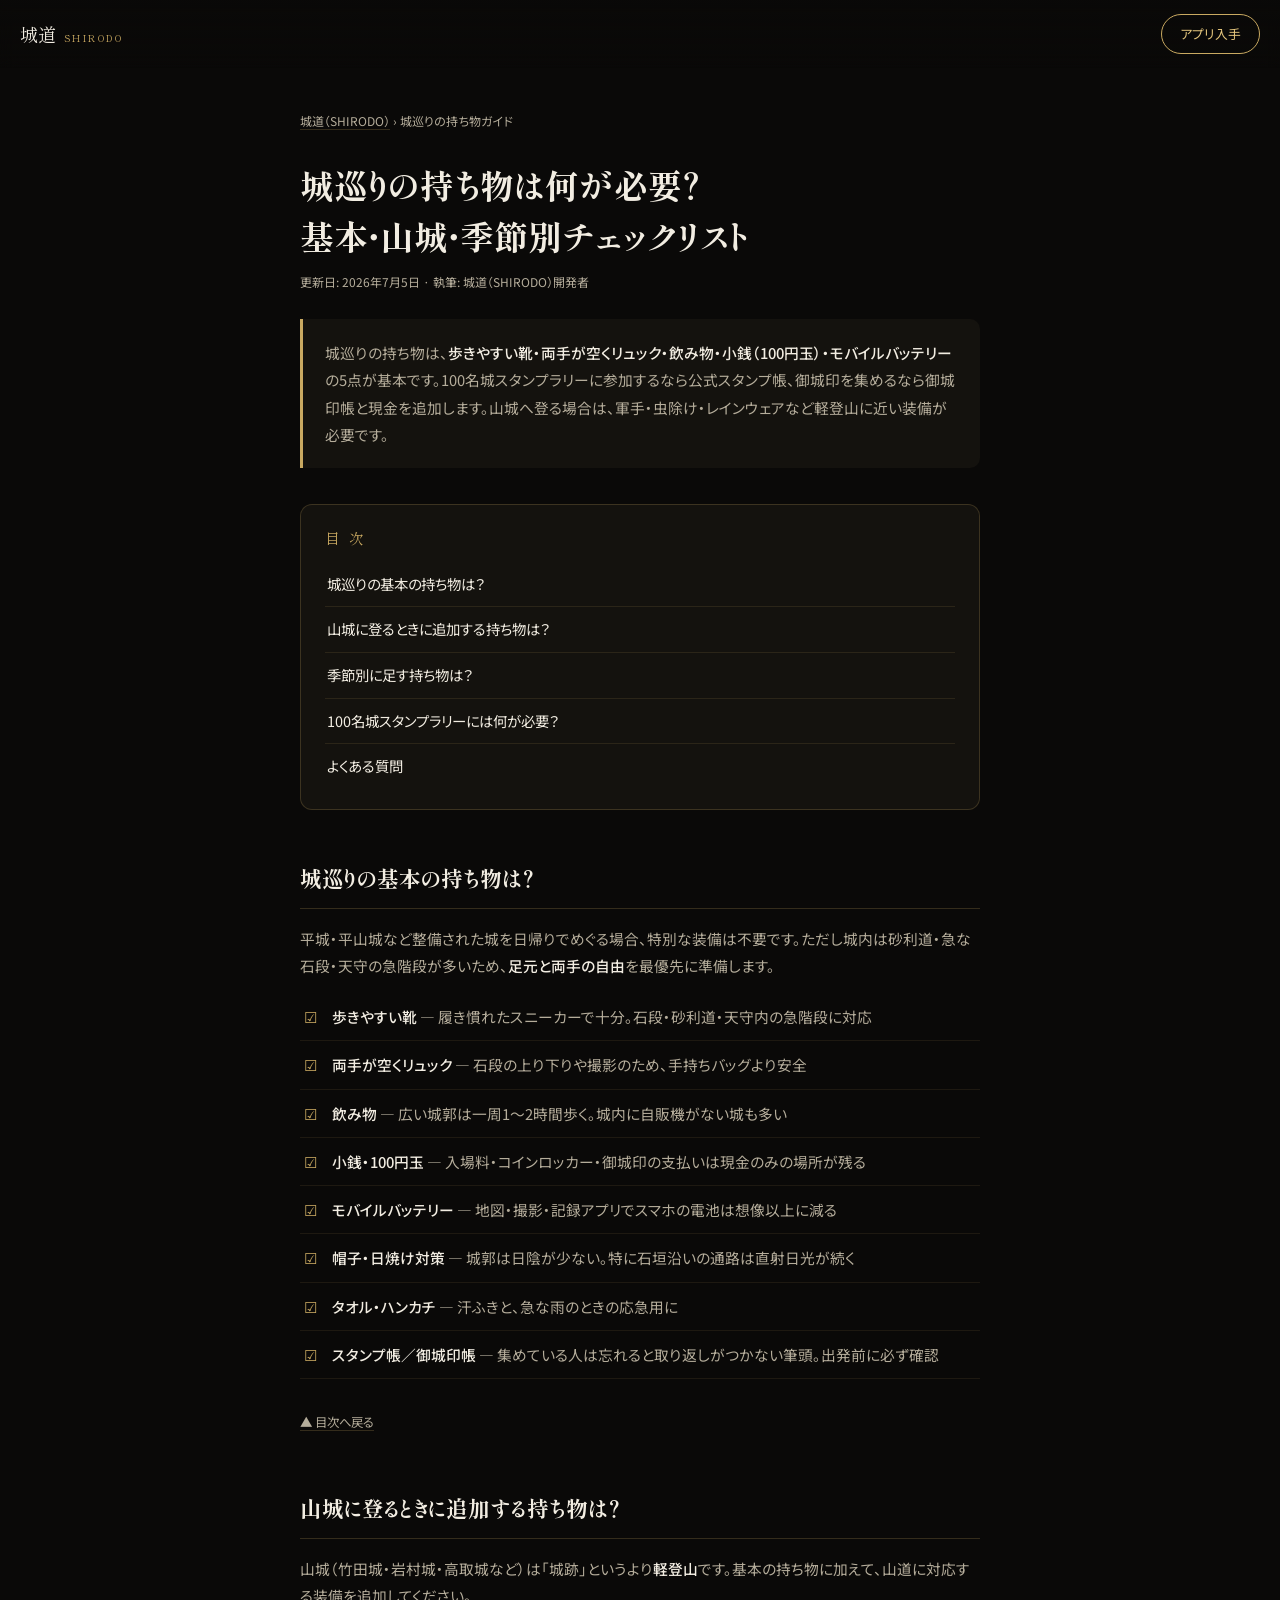
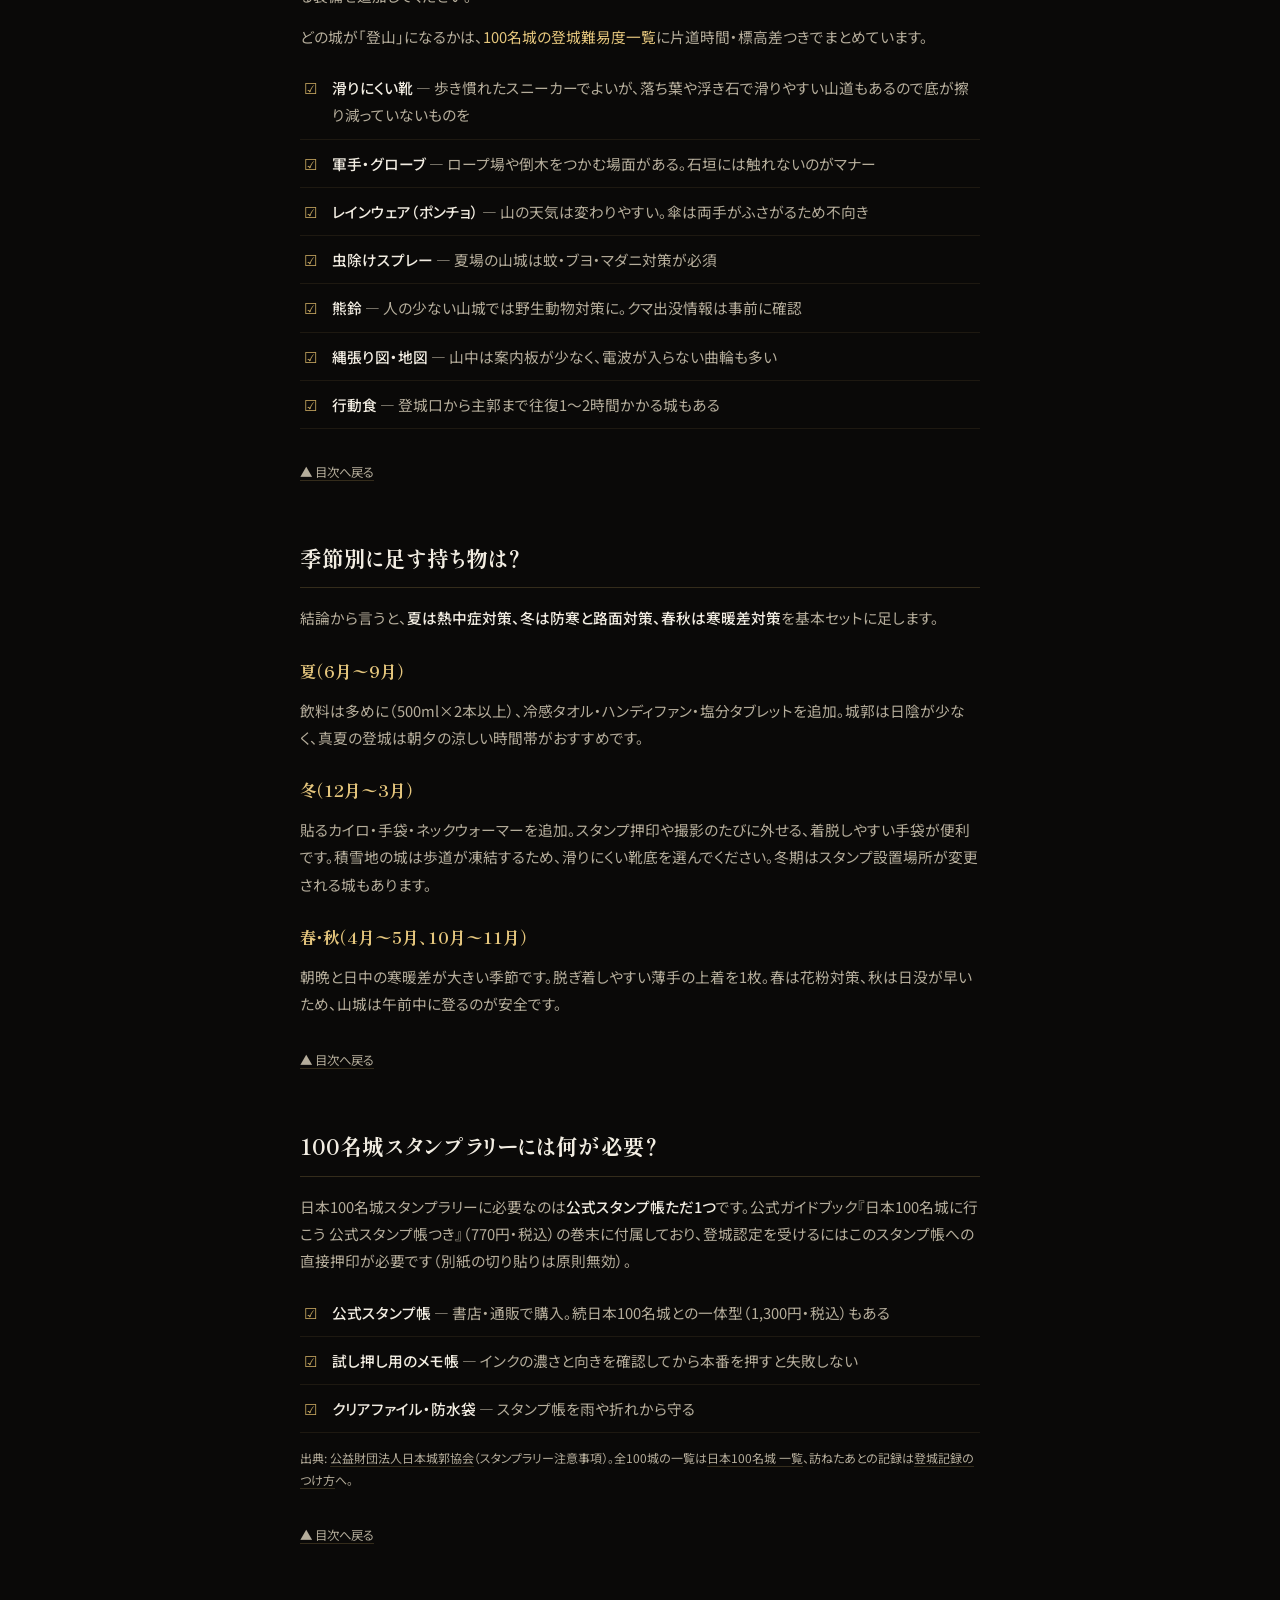
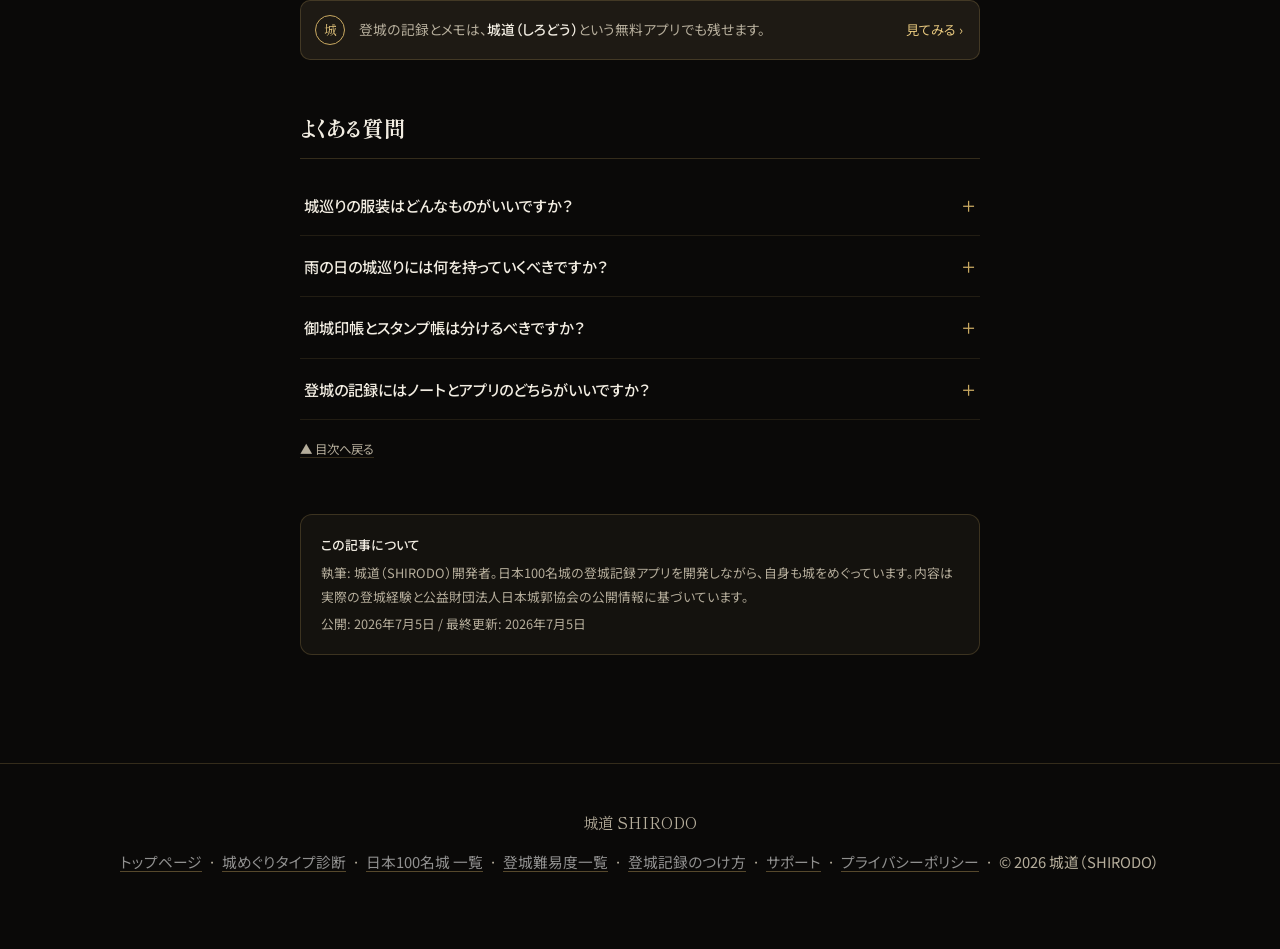
<file: guide/mochimono/index.html>
<!DOCTYPE html>
<html lang="ja">
<head>
<meta charset="UTF-8">
<meta name="viewport" content="width=device-width, initial-scale=1.0, viewport-fit=cover">
<title>城巡りの持ち物リスト｜基本・山城・季節別チェックリスト | 城道（SHIRODO）</title>
<meta name="description" content="城巡りに必要な持ち物を基本・山城・季節別にチェックリストで解説。歩きやすい靴と両手が空くリュックが基本。100名城スタンプラリーに必要なものも紹介。登城記録アプリ城道（SHIRODO）。">
<meta name="robots" content="index, follow">
<link rel="canonical" href="https://shirodo.com/guide/mochimono/">
<meta property="og:title" content="城巡りの持ち物リスト｜基本・山城・季節別チェックリスト">
<meta property="og:description" content="城巡りに必要な持ち物を基本・山城・季節別にチェックリストで解説。100名城スタンプラリーに必要なものも紹介。">
<meta property="og:image" content="https://shirodo.com/assets/matsumoto-castle.jpg">
<meta property="og:url" content="https://shirodo.com/guide/mochimono/">
<meta property="og:type" content="article">
<meta property="og:site_name" content="城道（SHIRODO）">
<meta property="og:locale" content="ja_JP">
<meta name="twitter:card" content="summary_large_image">
<meta name="twitter:title" content="城巡りの持ち物リスト｜基本・山城・季節別チェックリスト">
<meta name="twitter:description" content="城巡りに必要な持ち物を基本・山城・季節別にチェックリストで解説。">
<meta name="twitter:image" content="https://shirodo.com/assets/matsumoto-castle.jpg">
<script type="application/ld+json">
{
 "@context": "https://schema.org",
 "@type": "BreadcrumbList",
 "itemListElement": [
  {"@type": "ListItem", "position": 1, "name": "城道（SHIRODO）", "item": "https://shirodo.com/"},
  {"@type": "ListItem", "position": 2, "name": "城巡りの持ち物ガイド", "item": "https://shirodo.com/guide/mochimono/"}
 ]
}
</script>
<script type="application/ld+json">
{
 "@context": "https://schema.org",
 "@type": "Article",
 "headline": "城巡りの持ち物リスト｜基本・山城・季節別チェックリスト",
 "description": "城巡りに必要な持ち物を基本・山城・季節別にチェックリストで解説。100名城スタンプラリーに必要なものも紹介。",
 "inLanguage": "ja-JP",
 "datePublished": "2026-07-05",
 "dateModified": "2026-07-05",
 "author": {"@type": "Person", "@id": "https://shirodo.com/#author", "name": "城道（SHIRODO）開発者", "url": "https://shirodo.com/"},
 "publisher": {"@type": "Organization", "name": "城道（SHIRODO）", "url": "https://shirodo.com/"},
 "mainEntityOfPage": "https://shirodo.com/guide/mochimono/",
 "image": "https://shirodo.com/assets/matsumoto-castle.jpg"
}
</script>
<script type="application/ld+json">
{
 "@context": "https://schema.org",
 "@type": "FAQPage",
 "inLanguage": "ja-JP",
 "mainEntity": [
  {"@type": "Question", "name": "城巡りの服装はどんなものがいいですか？",
   "acceptedAnswer": {"@type": "Answer", "text": "城巡りの服装は「動きやすさ」と「温度調節のしやすさ」を優先します。城内は砂利道・急な石段・坂が多いため、スニーカーなど歩き慣れた靴と、脱ぎ着しやすい重ね着が基本です。天守の中は靴を脱いで急な階段を上ることが多いので、スカートよりパンツスタイルが安心です。"}},
  {"@type": "Question", "name": "雨の日の城巡りには何を持っていくべきですか？",
   "acceptedAnswer": {"@type": "Answer", "text": "雨の日の城巡りには、傘よりも両手が空くレインウェア（レインポンチョ）が便利です。石垣や石段は濡れると滑りやすいため、滑りにくい靴も重要です。スタンプ帳や御城印を濡らさないためのクリアファイル・防水袋もあると安心です。"}},
  {"@type": "Question", "name": "御城印帳とスタンプ帳は分けるべきですか？",
   "acceptedAnswer": {"@type": "Answer", "text": "分けるのがおすすめです。100名城スタンプは公式スタンプ帳に直接押印しないと登城認定の対象外になる一方、御城印は書き置きの和紙を御城印帳に貼る（または挟む）形式が主流です。役割が異なるため、両方集めるなら2冊持ちが確実です。"}},
  {"@type": "Question", "name": "登城の記録にはノートとアプリのどちらがいいですか？",
   "acceptedAnswer": {"@type": "Answer", "text": "手を動かして残したい人はノート、荷物を減らしたい人はスマホアプリが向いています。登城記録アプリの城道（SHIRODO）なら、登城の記録とメモをその場で残せて、スタンプ設置場所が閉まっていた日でも記録が途切れません。"}}
 ]
}
</script>
<!-- shared:head -->
<meta name="apple-itunes-app" content="app-id=6781983836">
<link rel="icon" href="data:image/svg+xml,<svg xmlns=%22http://www.w3.org/2000/svg%22 viewBox=%220 0 100 100%22><text y=%22.9em%22 font-size=%2290%22>🏯</text></svg>">
<link rel="preconnect" href="https://fonts.googleapis.com">
<link rel="preconnect" href="https://fonts.gstatic.com" crossorigin>
<link rel="stylesheet" href="https://fonts.googleapis.com/css2?family=Noto+Serif+JP:wght@400;500;600;700&family=Noto+Sans+JP:wght@400;500;700&family=Shippori+Mincho:wght@500;600;700&display=swap">
<link rel="stylesheet" href="/assets/site.css?v=cac5b0cf">
<!-- /shared:head -->

<style>
          .serif { font-family: var(--f-serif); font-weight: 500; letter-spacing: 0.02em; }
  
        
  main { max-width: 720px; margin: 0 auto; padding: 110px 20px 60px; }
    
  h1 { font-family: var(--f-serif); font-size: 1.75rem; line-height: 1.5; margin-bottom: 10px; }
    .lead { font-size: 0.95rem; margin-bottom: 16px; }
  
  .toc {
    background: var(--sumi-2); border: 1px solid var(--line); border-radius: 12px;
    padding: 20px 24px; margin-bottom: 48px;
    scroll-margin-top: 76px;
  }
  .toc-title {
    font-family: var(--f-serif); font-size: 0.9rem; color: var(--gold);
    letter-spacing: 0.2em; margin-bottom: 10px;
  }
        .toc a { display: block; padding: 9px 2px; font-size: 0.9rem; color: var(--washi); }
  .toc a:hover { color: var(--gold-bright); }

  section { margin-bottom: 52px; scroll-margin-top: 76px; }
  h2 { font-family: var(--f-serif); font-size: 1.35rem; margin-bottom: 16px; padding-bottom: 10px; border-bottom: 1px solid var(--line); }
  h3 { font-family: var(--f-serif); font-size: 1.05rem; color: var(--gold-bright); margin: 24px 0 10px; }
  p { font-size: 0.92rem; color: var(--washi-dim); margin-bottom: 14px; }
  p strong, li strong { color: var(--washi); font-weight: 500; }

  .checklist { list-style: none; margin-bottom: 14px; }
  .checklist li {
    position: relative; padding: 10px 4px 10px 32px; font-size: 0.92rem; color: var(--washi-dim);
    border-bottom: 1px solid rgba(201,169,97,0.1);
  }
  .checklist li::before {
    content: "☑"; position: absolute; left: 4px; color: var(--gold);
  }
  .src-note { font-size: 0.75rem; }
      
  .faq-item { border-bottom: 1px solid rgba(201,169,97,0.12); }
  .faq-item summary {
    cursor: pointer; padding: 16px 4px; font-size: 0.95rem; font-weight: 500;
    list-style: none; position: relative; padding-right: 28px; color: var(--washi);
  }
    .faq-item summary::after {
    content: "＋"; position: absolute; right: 4px; top: 16px; color: var(--gold);
  }
    .faq-body { padding: 0 4px 18px; font-size: 0.88rem; color: var(--washi-dim); }

    .app-callout h2 { font-family: var(--f-serif); font-size: 1.15rem; margin-bottom: 10px; border: none; padding: 0; }
    .cta-primary {
    display: inline-block; padding: 11px 26px; border-radius: 999px;
    background: linear-gradient(135deg, var(--gold), var(--gold-bright));
    color: var(--sumi); font-weight: 700; font-size: 0.9rem;
  }
  .cta-note { font-size: 0.72rem; color: var(--washi-dim); margin-top: 10px; }

        
          
          
    
      
  @media (min-width: 720px) {
    h1 { font-size: 2.1rem; }
  }
</style>
<!-- shared:scripts -->
<script defer src="/assets/analytics.js"></script>
<script defer src="/assets/appstore-qr.js"></script>
<!-- /shared:scripts -->
</head>
<body>

<!-- shared:nav -->
<nav class="nav">
  <a class="nav-brand" href="/">城道<small>SHIRODO</small></a>
  <a class="nav-cta" href="https://apps.apple.com/app/id6781983836">アプリ入手</a>
</nav>
<!-- /shared:nav -->

<main>
  <p class="breadcrumb"><a href="/">城道（SHIRODO）</a> › 城巡りの持ち物ガイド</p>

  <h1>城巡りの持ち物は何が必要？<br>基本・山城・季節別チェックリスト</h1>
  <p class="article-meta">更新日: 2026年7月5日 · 執筆: 城道（SHIRODO）開発者</p>

  <div class="lead-answer">
    <p style="margin-bottom:0">城巡りの持ち物は、<strong>歩きやすい靴・両手が空くリュック・飲み物・小銭（100円玉）・モバイルバッテリー</strong>の5点が基本です。100名城スタンプラリーに参加するなら公式スタンプ帳、御城印を集めるなら御城印帳と現金を追加します。山城へ登る場合は、軍手・虫除け・レインウェアなど軽登山に近い装備が必要です。</p>
  </div>

  <nav class="toc" id="toc" aria-label="目次">
    <p class="toc-title">目 次</p>
    <ol>
      <li><a href="#basic">城巡りの基本の持ち物は？</a></li>
      <li><a href="#yamajiro">山城に登るときに追加する持ち物は？</a></li>
      <li><a href="#season">季節別に足す持ち物は？</a></li>
      <li><a href="#stamp">100名城スタンプラリーには何が必要？</a></li>
      <li><a href="#faq">よくある質問</a></li>
    </ol>
  </nav>

  <section id="basic">
    <h2>城巡りの基本の持ち物は？</h2>
    <p>平城・平山城など整備された城を日帰りでめぐる場合、特別な装備は不要です。ただし城内は砂利道・急な石段・天守の急階段が多いため、<strong>足元と両手の自由</strong>を最優先に準備します。</p>
    <ul class="checklist">
      <li><strong>歩きやすい靴</strong> — 履き慣れたスニーカーで十分。石段・砂利道・天守内の急階段に対応</li>
      <li><strong>両手が空くリュック</strong> — 石段の上り下りや撮影のため、手持ちバッグより安全</li>
      <li><strong>飲み物</strong> — 広い城郭は一周1〜2時間歩く。城内に自販機がない城も多い</li>
      <li><strong>小銭・100円玉</strong> — 入場料・コインロッカー・御城印の支払いは現金のみの場所が残る</li>
      <li><strong>モバイルバッテリー</strong> — 地図・撮影・記録アプリでスマホの電池は想像以上に減る</li>
      <li><strong>帽子・日焼け対策</strong> — 城郭は日陰が少ない。特に石垣沿いの通路は直射日光が続く</li>
      <li><strong>タオル・ハンカチ</strong> — 汗ふきと、急な雨のときの応急用に</li>
      <li><strong>スタンプ帳／御城印帳</strong> — 集めている人は忘れると取り返しがつかない筆頭。出発前に必ず確認</li>
    </ul>
    <a class="back-to-toc" href="#toc">▲ 目次へ戻る</a>
  </section>

  <section id="yamajiro">
    <h2>山城に登るときに追加する持ち物は？</h2>
    <p>山城（竹田城・岩村城・高取城など）は「城跡」というより<strong>軽登山</strong>です。基本の持ち物に加えて、山道に対応する装備を追加してください。</p>
    <p>どの城が「登山」になるかは、<a href="/guide/level/">100名城の登城難易度一覧</a>に片道時間・標高差つきでまとめています。</p>
    <ul class="checklist">
      <li><strong>滑りにくい靴</strong> — 歩き慣れたスニーカーでよいが、落ち葉や浮き石で滑りやすい山道もあるので底が擦り減っていないものを</li>
      <li><strong>軍手・グローブ</strong> — ロープ場や倒木をつかむ場面がある。石垣には触れないのがマナー</li>
      <li><strong>レインウェア（ポンチョ）</strong> — 山の天気は変わりやすい。傘は両手がふさがるため不向き</li>
      <li><strong>虫除けスプレー</strong> — 夏場の山城は蚊・ブヨ・マダニ対策が必須</li>
      <li><strong>熊鈴</strong> — 人の少ない山城では野生動物対策に。クマ出没情報は事前に確認</li>
      <li><strong>縄張り図・地図</strong> — 山中は案内板が少なく、電波が入らない曲輪も多い</li>
      <li><strong>行動食</strong> — 登城口から主郭まで往復1〜2時間かかる城もある</li>
    </ul>
    <a class="back-to-toc" href="#toc">▲ 目次へ戻る</a>
  </section>

  <section id="season">
    <h2>季節別に足す持ち物は？</h2>
    <p>結論から言うと、<strong>夏は熱中症対策、冬は防寒と路面対策、春秋は寒暖差対策</strong>を基本セットに足します。</p>
    <h3>夏（6月〜9月）</h3>
    <p>飲料は多めに（500ml×2本以上）、冷感タオル・ハンディファン・塩分タブレットを追加。城郭は日陰が少なく、真夏の登城は朝夕の涼しい時間帯がおすすめです。</p>
    <h3>冬（12月〜3月）</h3>
    <p>貼るカイロ・手袋・ネックウォーマーを追加。スタンプ押印や撮影のたびに外せる、着脱しやすい手袋が便利です。積雪地の城は歩道が凍結するため、滑りにくい靴底を選んでください。冬期はスタンプ設置場所が変更される城もあります。</p>
    <h3>春・秋（4月〜5月、10月〜11月）</h3>
    <p>朝晩と日中の寒暖差が大きい季節です。脱ぎ着しやすい薄手の上着を1枚。春は花粉対策、秋は日没が早いため、山城は午前中に登るのが安全です。</p>
    <a class="back-to-toc" href="#toc">▲ 目次へ戻る</a>
  </section>

  <section id="stamp">
    <h2>100名城スタンプラリーには何が必要？</h2>
    <p>日本100名城スタンプラリーに必要なのは<strong>公式スタンプ帳ただ1つ</strong>です。公式ガイドブック『日本100名城に行こう 公式スタンプ帳つき』（770円・税込）の巻末に付属しており、登城認定を受けるにはこのスタンプ帳への直接押印が必要です（別紙の切り貼りは原則無効）。</p>
    <ul class="checklist">
      <li><strong>公式スタンプ帳</strong> — 書店・通販で購入。続日本100名城との一体型（1,300円・税込）もある</li>
      <li><strong>試し押し用のメモ帳</strong> — インクの濃さと向きを確認してから本番を押すと失敗しない</li>
      <li><strong>クリアファイル・防水袋</strong> — スタンプ帳を雨や折れから守る</li>
    </ul>
    <p class="src-note">出典: <a href="https://jokaku.jp/" target="_blank" rel="noopener">公益財団法人日本城郭協会</a>（スタンプラリー注意事項）。全100城の一覧は<a href="/100meijo/">日本100名城 一覧</a>、訪ねたあとの記録は<a href="/guide/kiroku/">登城記録のつけ方</a>へ。</p>
    <a class="back-to-toc" href="#toc">▲ 目次へ戻る</a>
  </section>

  <div id="bridge-slot" class="bridge-slot"></div>
  <script>
  (function () {
    var APP_URL = 'https://apps.apple.com/app/id6781983836';
    var variants = {
      C1: '<p class="bridge-line"><span>登城の記録も、その場でスマホに残せます。</span> <a href="' + APP_URL + '" class="bridge-link bridge-link--c1">城道（しろどう）を見る ›</a></p>',
      C2: '<div class="bridge-chip"><span class="badge">城</span><span class="text">登城の記録とメモは、<b>城道（しろどう）</b>という無料アプリでも残せます。</span><a href="' + APP_URL + '" class="arrow bridge-link bridge-link--c2">見てみる ›</a></div>',
      C3: '<div class="bridge-box"><p class="q">持ち物と合わせてよく聞かれるのが、登城の記録の残し方です。</p><p class="link-row"><span>城道（しろどう）は、その場で登城の記録とメモを残せる無料アプリです。</span> <a href="' + APP_URL + '" class="bridge-link bridge-link--c3">App Storeで見る ›</a></p></div>'
    };
    var keys = Object.keys(variants);
    var STORAGE_KEY = 'mochimono_bridge_variant';
    var variant = localStorage.getItem(STORAGE_KEY);
    if (!variant || !variants[variant]) {
      variant = keys[Math.floor(Math.random() * keys.length)];
      try { localStorage.setItem(STORAGE_KEY, variant); } catch (e) {}
    }
    document.getElementById('bridge-slot').innerHTML = variants[variant];
    document.addEventListener('DOMContentLoaded', function () {
      if (window.posthog) {
        posthog.capture('bridge_variant_view', { variant: variant, page_path: location.pathname });
      }
    });
  })();
  </script>

  <section id="faq">
    <h2>よくある質問</h2>
    <details class="faq-item">
      <summary>城巡りの服装はどんなものがいいですか？</summary>
      <div class="faq-body">城巡りの服装は「動きやすさ」と「温度調節のしやすさ」を優先します。城内は砂利道・急な石段・坂が多いため、スニーカーなど歩き慣れた靴と、脱ぎ着しやすい重ね着が基本です。天守の中は靴を脱いで急な階段を上ることが多いので、スカートよりパンツスタイルが安心です。</div>
    </details>
    <details class="faq-item">
      <summary>雨の日の城巡りには何を持っていくべきですか？</summary>
      <div class="faq-body">雨の日の城巡りには、傘よりも両手が空くレインウェア（レインポンチョ）が便利です。石垣や石段は濡れると滑りやすいため、滑りにくい靴も重要です。スタンプ帳や御城印を濡らさないためのクリアファイル・防水袋もあると安心です。</div>
    </details>
    <details class="faq-item">
      <summary>御城印帳とスタンプ帳は分けるべきですか？</summary>
      <div class="faq-body">分けるのがおすすめです。100名城スタンプは公式スタンプ帳に直接押印しないと登城認定の対象外になる一方、御城印は書き置きの和紙を御城印帳に貼る（または挟む）形式が主流です。役割が異なるため、両方集めるなら2冊持ちが確実です。</div>
    </details>
    <details class="faq-item">
      <summary>登城の記録にはノートとアプリのどちらがいいですか？</summary>
      <div class="faq-body">手を動かして残したい人はノート、荷物を減らしたい人はスマホアプリが向いています。登城記録アプリの城道（SHIRODO）なら、登城の記録とメモをその場で残せて、スタンプ設置場所が閉まっていた日でも記録が途切れません。</div>
    </details>
    <a class="back-to-toc" href="#toc">▲ 目次へ戻る</a>
  </section>

  <div class="author-box">
    <span><strong>この記事について</strong></span>
    <span>執筆: 城道（SHIRODO）開発者。日本100名城の登城記録アプリを開発しながら、自身も城をめぐっています。内容は実際の登城経験と公益財団法人日本城郭協会の公開情報に基づいています。</span>
    <span>公開: 2026年7月5日 / 最終更新: 2026年7月5日</span>
  </div>

</main>

<!-- shared:footer -->
<footer>
  <span class="footer-brand">城道 SHIRODO</span>
  <p>
    <a href="/">トップページ</a>
    &nbsp;·&nbsp; <a href="/shindan/">城めぐりタイプ診断</a>
    &nbsp;·&nbsp; <a href="/100meijo/">日本100名城 一覧</a>
    &nbsp;·&nbsp; <a href="/guide/level/">登城難易度一覧</a>
    &nbsp;·&nbsp; <a href="/guide/kiroku/">登城記録のつけ方</a>
    &nbsp;·&nbsp; <a href="/support/">サポート</a>
    &nbsp;·&nbsp; <a href="/privacy/">プライバシーポリシー</a>
    &nbsp;·&nbsp; © 2026 城道（SHIRODO）
  </p>
</footer>
<!-- /shared:footer -->

</body>
</html>
</file>
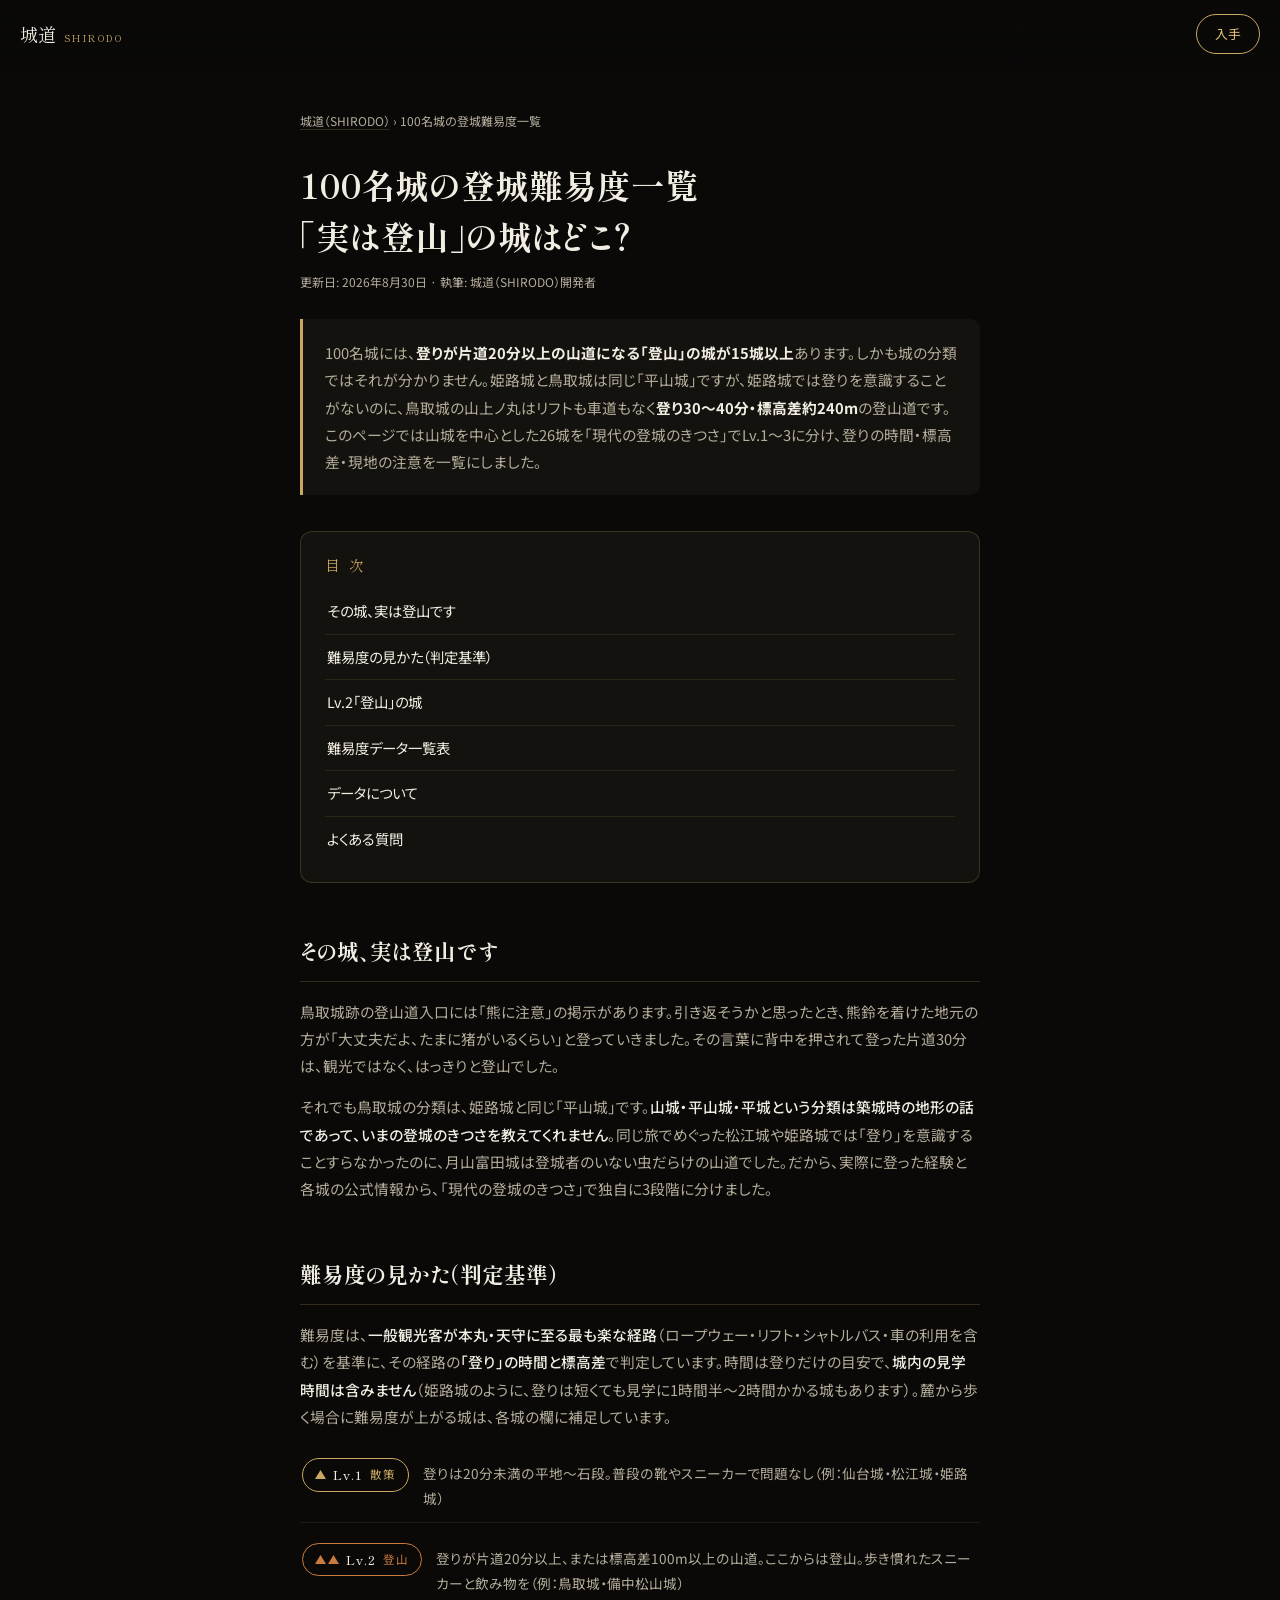
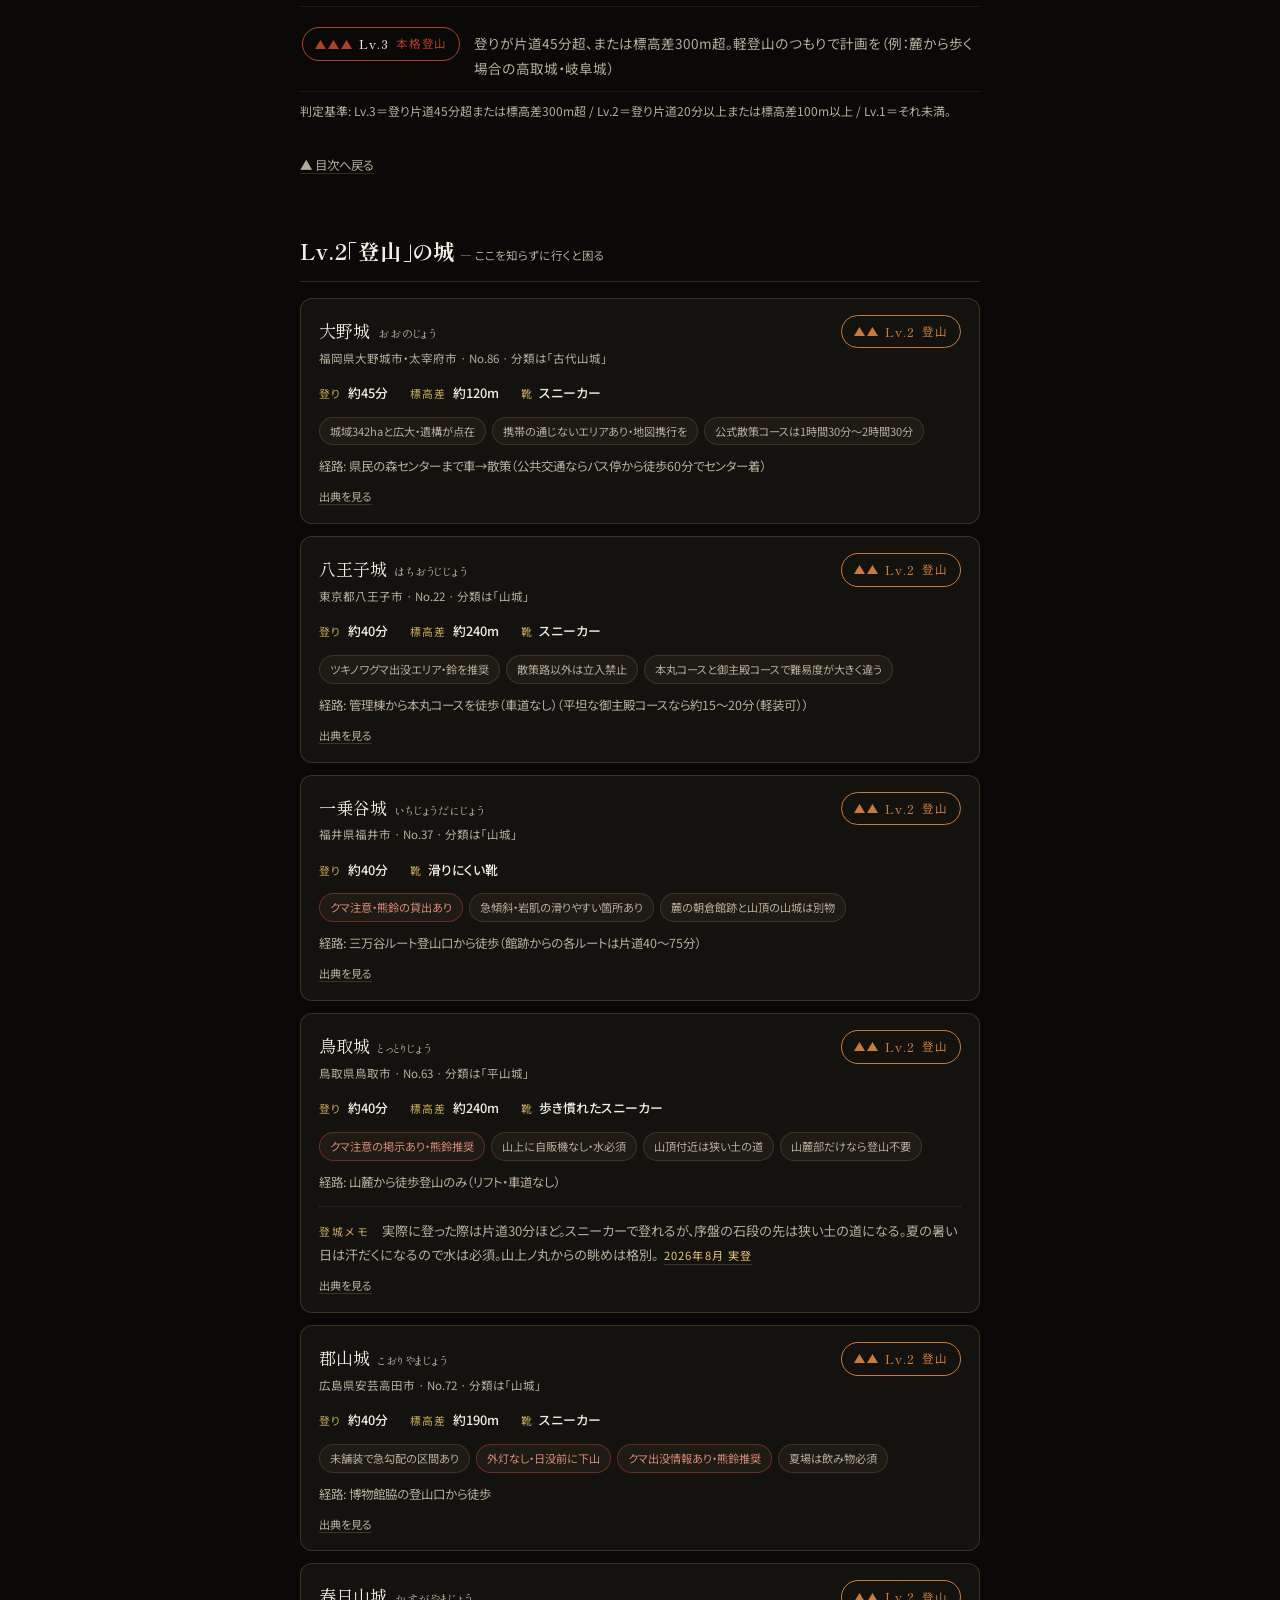
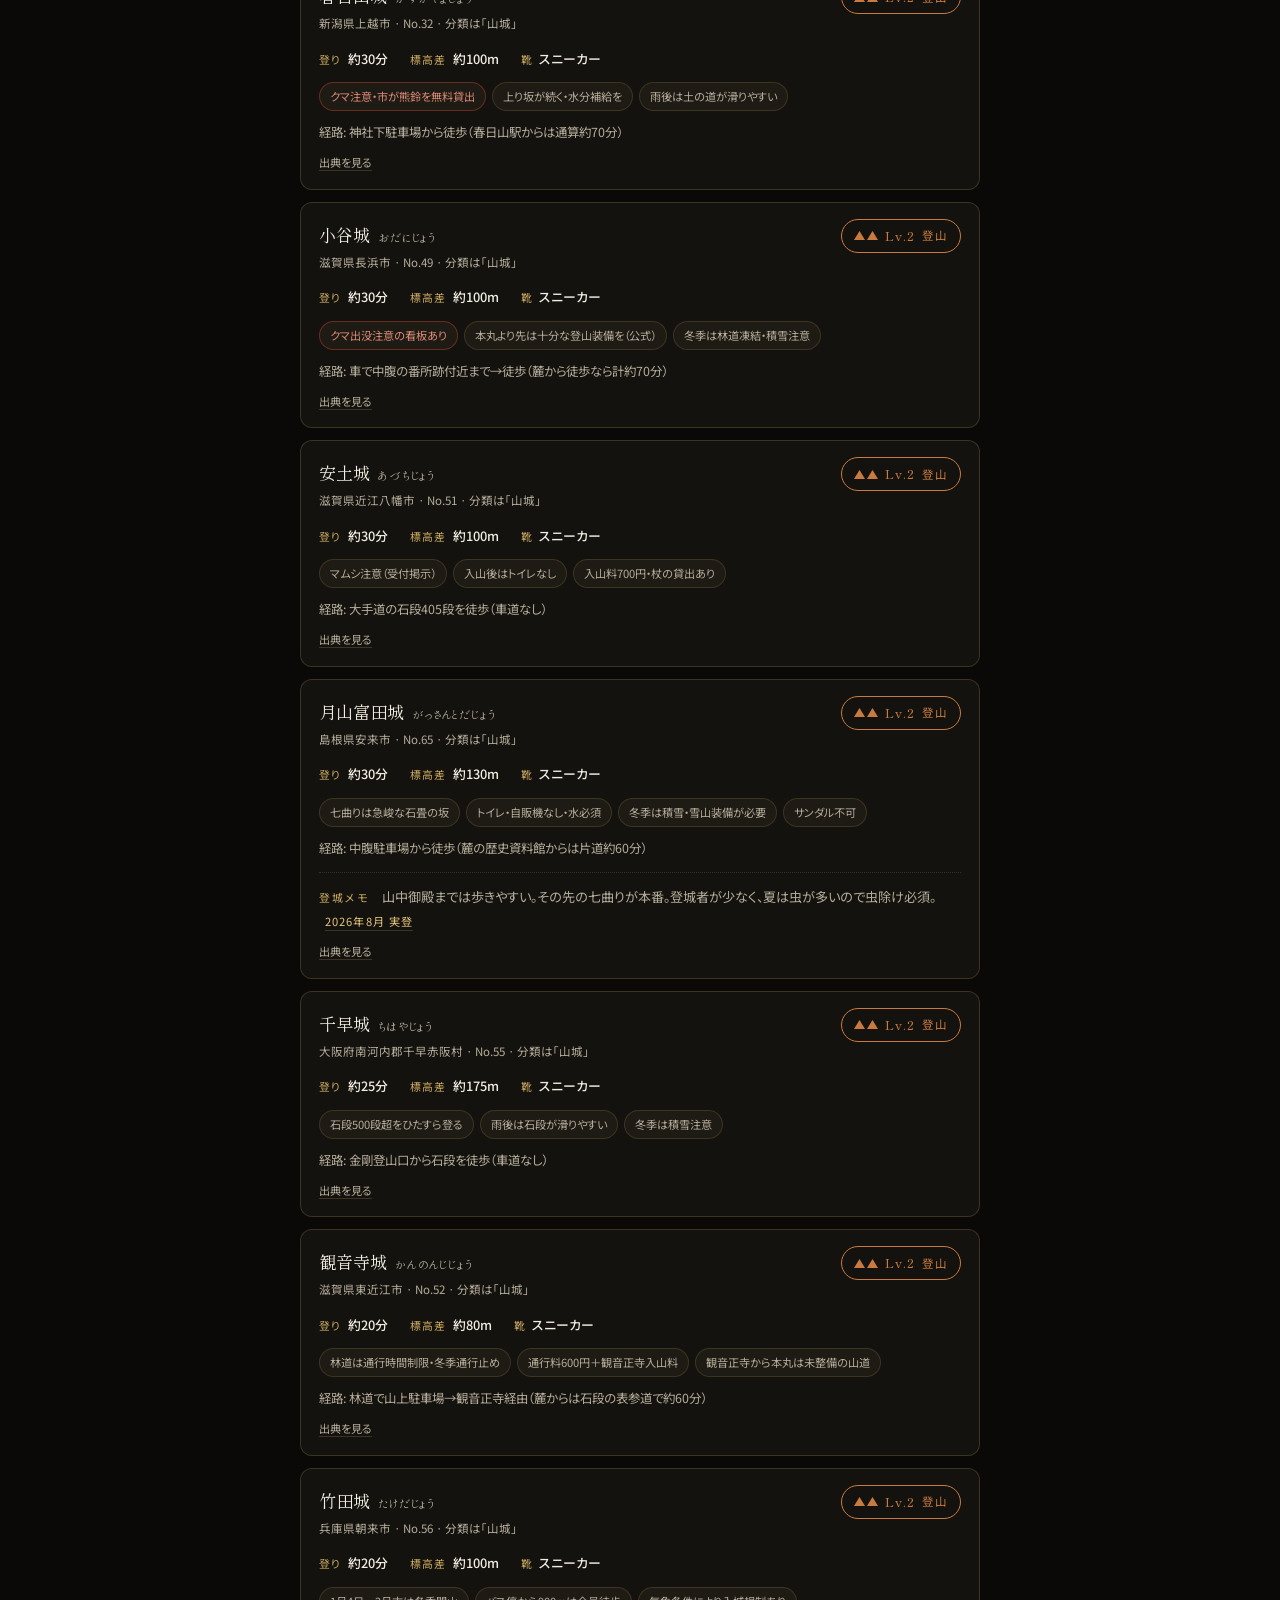
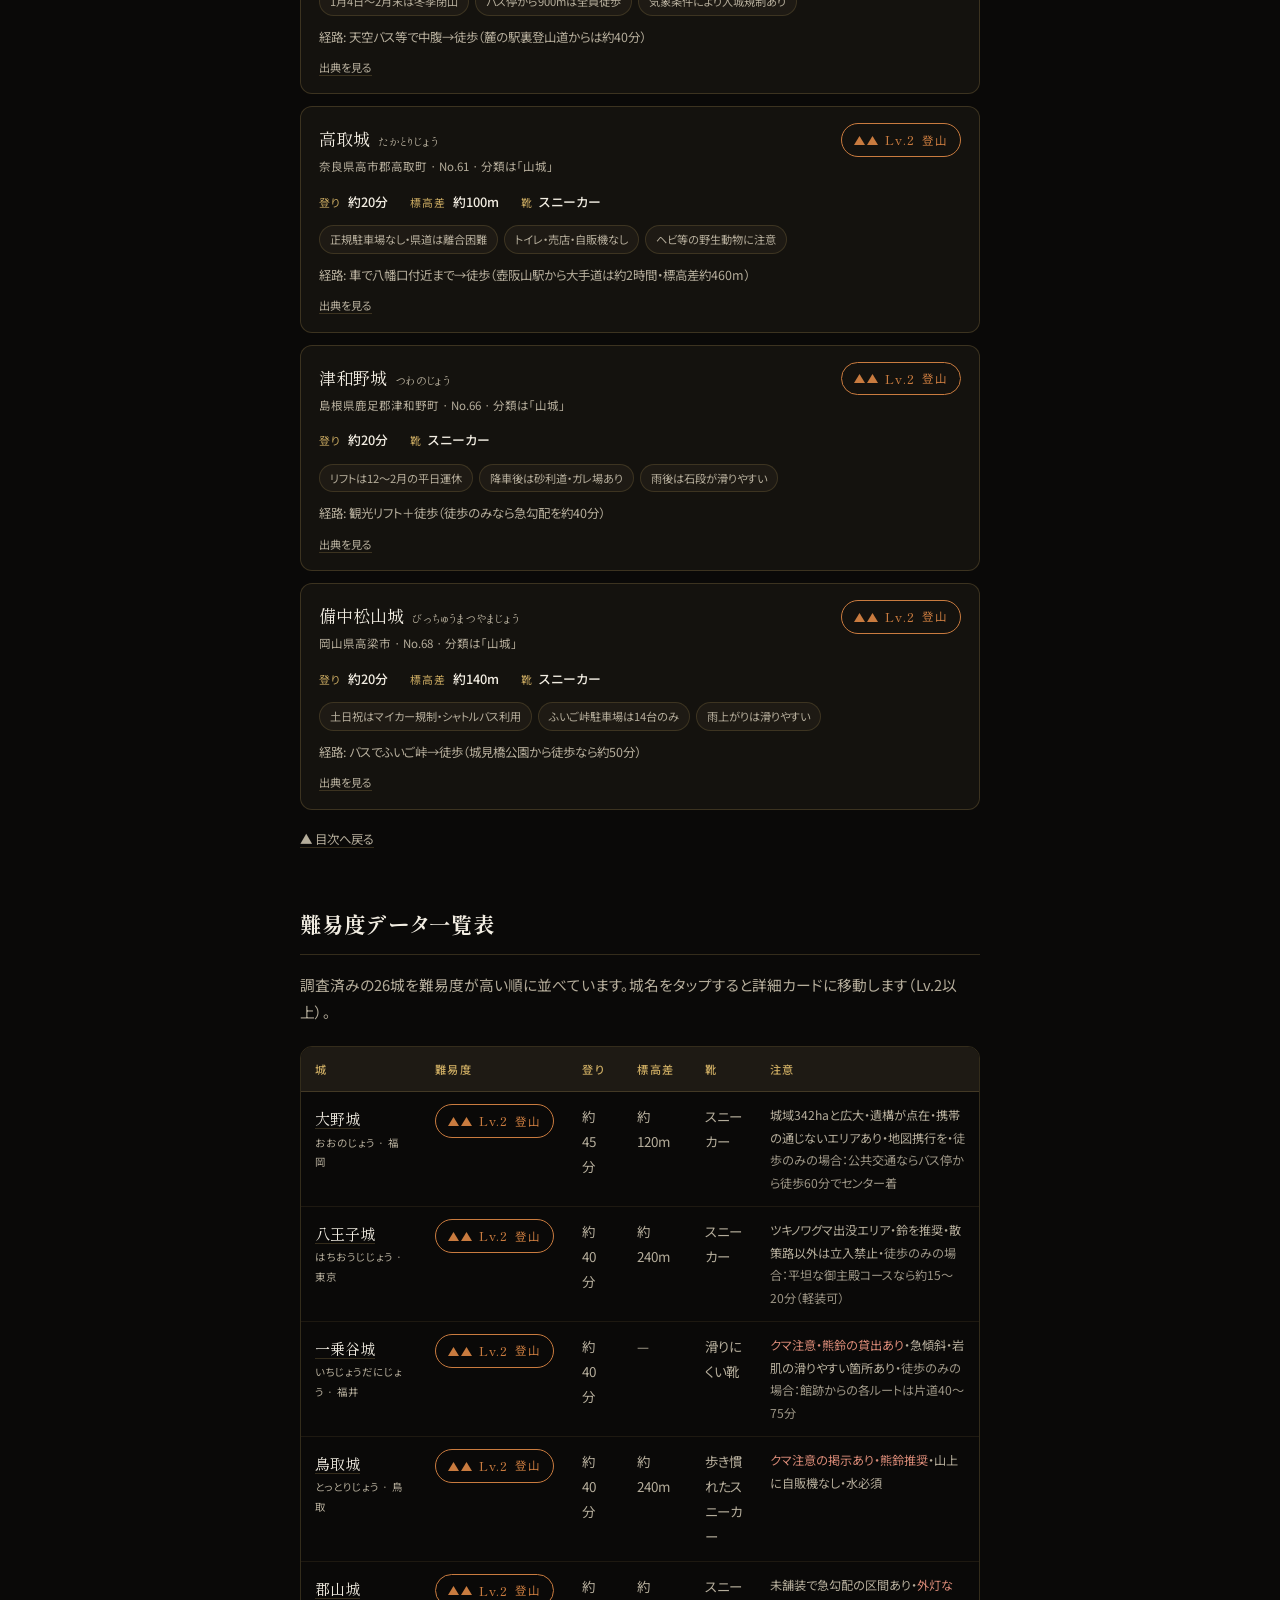
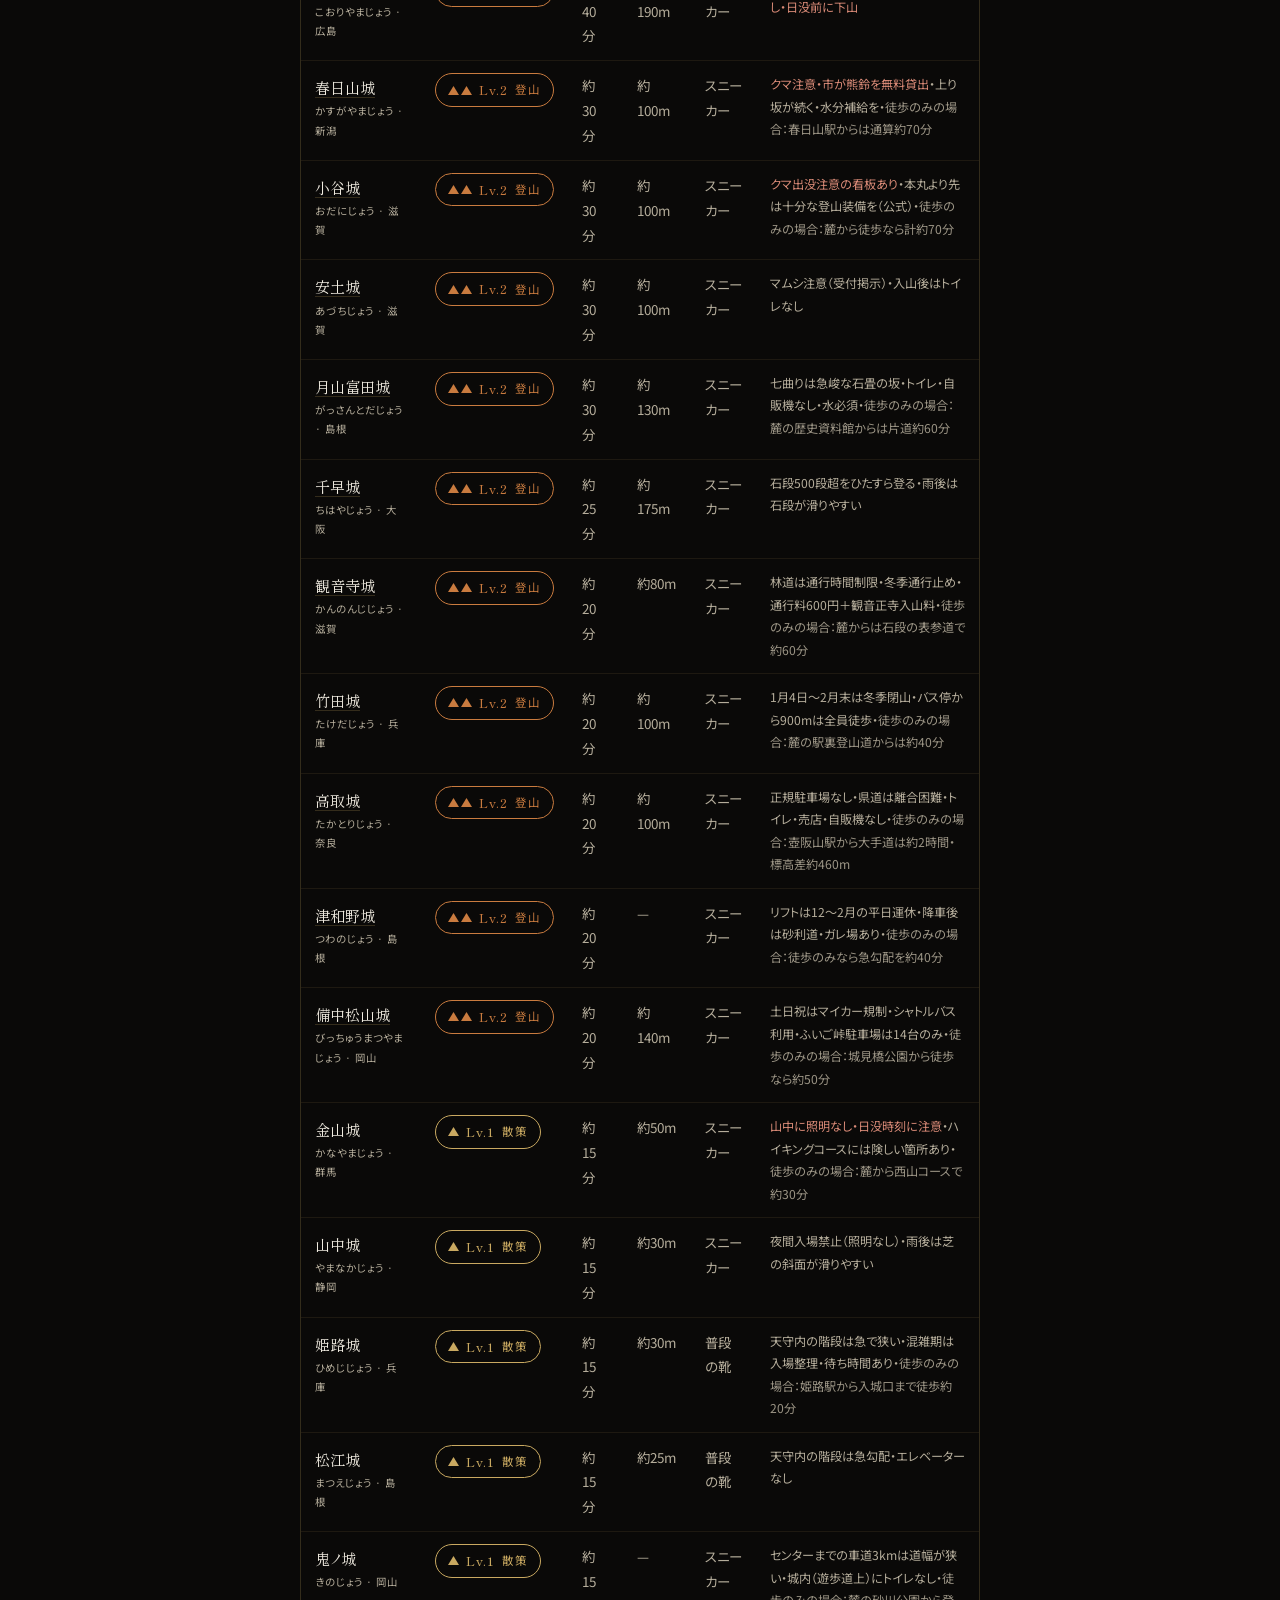
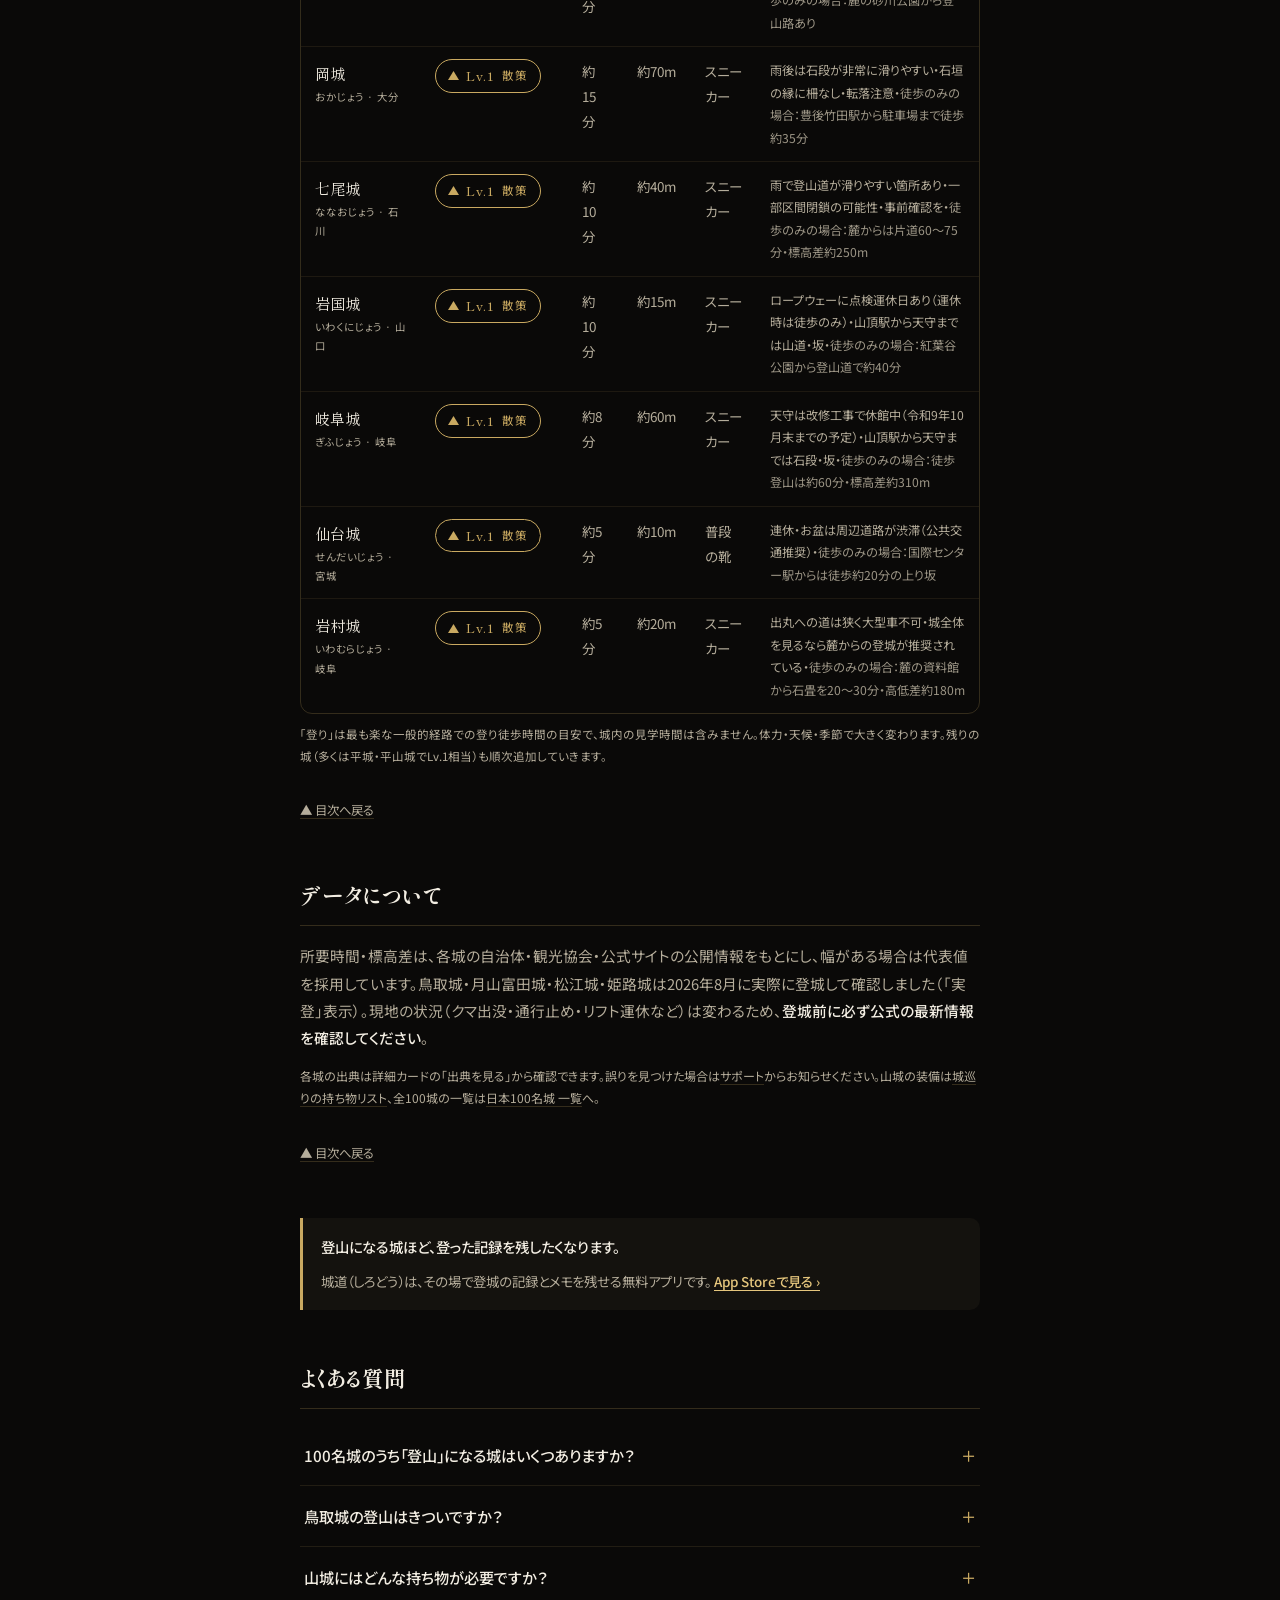
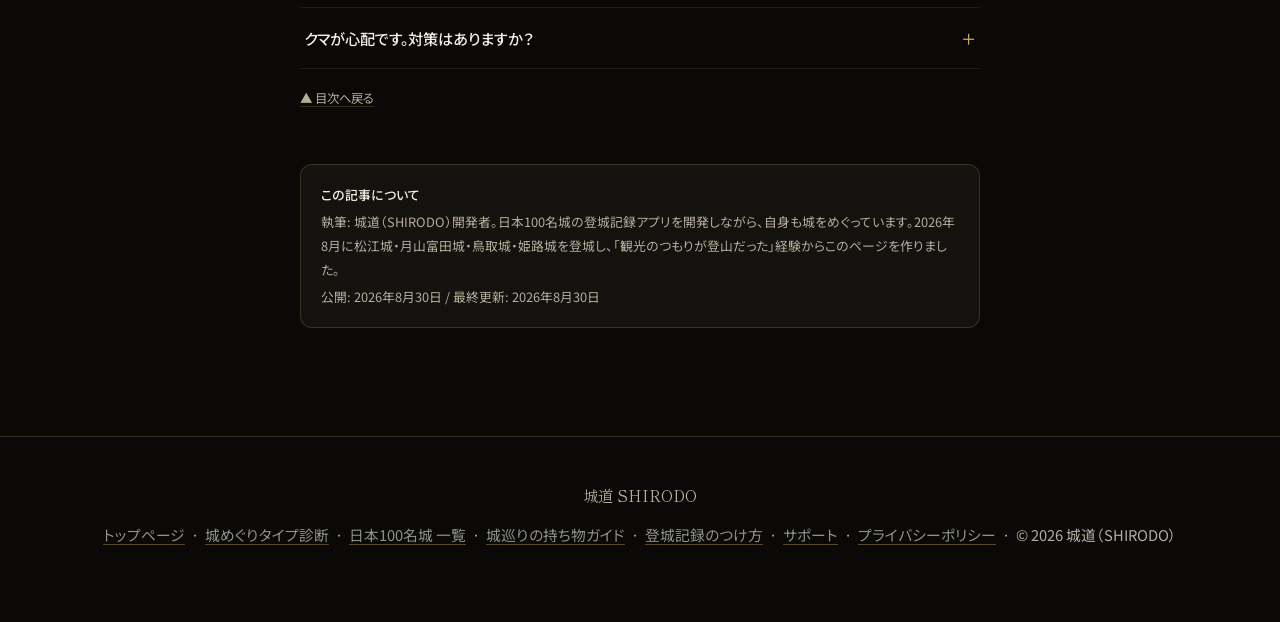
<file: guide/nanido/index.html>
<!DOCTYPE html>
<html lang="ja">
<head>
<meta charset="UTF-8">
<meta name="viewport" content="width=device-width, initial-scale=1.0, viewport-fit=cover">
<title>100名城の登城難易度一覧｜「実は登山」の城はどこ？ | 城道（SHIRODO）</title>
<meta name="description" content="100名城を「現代の登城のきつさ」でLv.1〜3に分類。登りの時間・標高差・クマ注意など現地の注意を一覧で解説。鳥取城・月山富田城の実登経験に基づく、登城記録アプリ城道（SHIRODO）のガイド。">
<meta name="robots" content="index, follow">
<link rel="canonical" href="https://shirodo.com/guide/nanido/">
<meta property="og:title" content="100名城の登城難易度一覧｜「実は登山」の城はどこ？">
<meta property="og:description" content="100名城を登城のきつさでLv.1〜3に分類。登りの時間・標高差・現地の注意を一覧で解説。">
<meta property="og:image" content="https://shirodo.com/assets/kumamoto-castle.jpg">
<meta property="og:url" content="https://shirodo.com/guide/nanido/">
<meta property="og:type" content="article">
<meta property="og:site_name" content="城道（SHIRODO）">
<meta property="og:locale" content="ja_JP">
<meta name="twitter:card" content="summary_large_image">
<meta name="twitter:title" content="100名城の登城難易度一覧｜「実は登山」の城はどこ？">
<meta name="twitter:description" content="100名城を登城のきつさでLv.1〜3に分類。登りの時間・標高差・現地の注意を一覧で解説。">
<meta name="twitter:image" content="https://shirodo.com/assets/kumamoto-castle.jpg">
<link rel="icon" href="data:image/svg+xml,<svg xmlns=%22http://www.w3.org/2000/svg%22 viewBox=%220 0 100 100%22><text y=%22.9em%22 font-size=%2290%22>🏯</text></svg>">
<script type="application/ld+json">
{
 "@context": "https://schema.org",
 "@type": "BreadcrumbList",
 "itemListElement": [
  {"@type": "ListItem", "position": 1, "name": "城道（SHIRODO）", "item": "https://shirodo.com/"},
  {"@type": "ListItem", "position": 2, "name": "100名城の登城難易度一覧", "item": "https://shirodo.com/guide/nanido/"}
 ]
}
</script>
<script type="application/ld+json">
{
 "@context": "https://schema.org",
 "@type": "Article",
 "headline": "100名城の登城難易度一覧｜「実は登山」の城はどこ？",
 "description": "100名城を現代の登城のきつさでLv.1〜3に分類。登りの時間・標高差・現地の注意を一覧で解説。",
 "inLanguage": "ja-JP",
 "datePublished": "2026-08-30",
 "dateModified": "2026-08-30",
 "author": {"@type": "Person", "@id": "https://shirodo.com/#author", "name": "城道（SHIRODO）開発者", "url": "https://shirodo.com/"},
 "publisher": {"@type": "Organization", "name": "城道（SHIRODO）", "url": "https://shirodo.com/"},
 "mainEntityOfPage": "https://shirodo.com/guide/nanido/",
 "image": "https://shirodo.com/assets/kumamoto-castle.jpg"
}
</script>
<script type="application/ld+json">
{
 "@context": "https://schema.org",
 "@type": "FAQPage",
 "inLanguage": "ja-JP",
 "mainEntity": [
  {"@type": "Question", "name": "100名城のうち「登山」になる城はいくつありますか？",
   "acceptedAnswer": {"@type": "Answer", "text": "当ガイドの調査済みの城では、登りが片道20分以上の山道になるLv.2以上が15城あります。ただしロープウェー・リフト・シャトルバスで上部まで行ける城も多く、アクセス手段しだいで難易度は大きく変わります。本ページの難易度は「最も楽な一般的経路」を基準にしています。"}},
  {"@type": "Question", "name": "鳥取城の登山はきついですか？",
   "acceptedAnswer": {"@type": "Answer", "text": "山上ノ丸（久松山山頂・標高263m）までは登り30〜40分・標高差約240mの登山道で、リフトや車道はありません。歩き慣れたスニーカーで登れますが、飲み物は必須で、夏の暑い日は汗だくになる本格的な登りです。登山道入口にはクマ注意の掲示があります。山麓部（天球丸・仁風閣周辺）だけの見学なら登山は不要です。"}},
  {"@type": "Question", "name": "山城にはどんな持ち物が必要ですか？",
   "acceptedAnswer": {"@type": "Answer", "text": "歩き慣れたスニーカーで登れる城がほとんどですが、雨のあとは滑りやすいので底のしっかりした靴が安心です。飲み物・タオル・虫除け（夏）・軍手・熊鈴などを基本の持ち物に足してください。詳しくは「城巡りの持ち物リスト」のガイドで山城編としてまとめています。"}},
  {"@type": "Question", "name": "クマが心配です。対策はありますか？",
   "acceptedAnswer": {"@type": "Answer", "text": "登城前に自治体・観光協会サイトで出没情報を確認し、熊鈴を着け、できるだけ複数人で、早朝・夕方の時間帯を避けて登るのが基本です。掲示や立入規制が出ている場合は従ってください。"}}
 ]
}
</script>
<link rel="preconnect" href="https://fonts.googleapis.com">
<link rel="preconnect" href="https://fonts.gstatic.com" crossorigin>
<link rel="stylesheet" href="https://fonts.googleapis.com/css2?family=Noto+Sans+JP:wght@400;500;700&family=Shippori+Mincho:wght@500;700&display=swap">
<style>
  :root {
    --gold: #c9a961;
    --gold-bright: #e5c67d;
    --ochre: #c97b3f;
    --vermilion: #b0402c;
    --sumi: #0a0908;
    --sumi-2: #14120e;
    --sumi-3: #1e1a14;
    --washi: #f2ede2;
    --washi-dim: #b5ad9b;
    --line: rgba(201, 169, 97, 0.22);
    --f-serif: "Shippori Mincho", "Noto Serif JP", "Hiragino Mincho ProN", "Yu Mincho", serif;
    --f-sans: "Noto Sans JP", -apple-system, BlinkMacSystemFont, "Hiragino Sans", "Yu Gothic", sans-serif;
  }
  * { box-sizing: border-box; margin: 0; padding: 0; }
  html { scroll-behavior: smooth; -webkit-text-size-adjust: 100%; }
  body {
    background: var(--sumi);
    color: var(--washi);
    font-family: var(--f-sans);
    line-height: 1.85;
    font-feature-settings: "palt";
    -webkit-font-smoothing: antialiased;
  }
  .serif { font-family: var(--f-serif); font-weight: 500; letter-spacing: 0.02em; }
  a { color: var(--gold-bright); text-decoration: none; }

  .nav {
    position: fixed; top: 0; left: 0; right: 0; z-index: 50;
    display: flex; justify-content: space-between; align-items: center;
    padding: 14px 20px;
    background: linear-gradient(to bottom, rgba(10,9,8,0.95), rgba(10,9,8,0.6) 80%, transparent);
    backdrop-filter: blur(8px);
    -webkit-backdrop-filter: blur(8px);
  }
  .nav-brand { font-family: var(--f-serif); font-size: 1.15rem; color: var(--washi); }
  .nav-brand small { font-size: 0.6rem; letter-spacing: 0.25em; color: var(--gold); margin-left: 8px; }
  .nav-cta {
    font-size: 0.8rem; padding: 7px 18px; border: 1px solid var(--gold);
    border-radius: 999px; color: var(--gold-bright);
  }

  main { max-width: 720px; margin: 0 auto; padding: 110px 20px 60px; }
  .breadcrumb { font-size: 0.75rem; color: var(--washi-dim); margin-bottom: 28px; }
  .breadcrumb a { color: var(--washi-dim); text-decoration: underline; text-underline-offset: 3px; text-decoration-color: var(--line); }

  h1 { font-family: var(--f-serif); font-size: 1.75rem; line-height: 1.5; margin-bottom: 10px; }
  .article-meta { font-size: 0.75rem; color: var(--washi-dim); margin-bottom: 26px; }
  .lead-answer {
    padding: 20px 22px; margin-bottom: 36px;
    background: var(--sumi-2); border-left: 3px solid var(--gold); border-radius: 0 10px 10px 0;
    font-size: 0.95rem;
  }
  .lead-answer strong { color: var(--washi); font-weight: 700; }

  .toc {
    background: var(--sumi-2); border: 1px solid var(--line); border-radius: 12px;
    padding: 20px 24px; margin-bottom: 48px;
    scroll-margin-top: 76px;
  }
  .toc-title {
    font-family: var(--f-serif); font-size: 0.9rem; color: var(--gold);
    letter-spacing: 0.2em; margin-bottom: 10px;
  }
  .toc ol { list-style: none; }
  .toc li { border-bottom: 1px solid rgba(201,169,97,0.12); }
  .toc li:last-child { border-bottom: none; }
  .toc a { display: block; padding: 9px 2px; font-size: 0.9rem; color: var(--washi); }
  .toc a:hover { color: var(--gold-bright); }

  section { margin-bottom: 52px; scroll-margin-top: 76px; }
  h2 { font-family: var(--f-serif); font-size: 1.35rem; margin-bottom: 16px; padding-bottom: 10px; border-bottom: 1px solid var(--line); }
  .h2-sub { font-size: 0.72rem; color: var(--washi-dim); font-family: var(--f-sans); font-weight: 400; }
  h3 { font-family: var(--f-serif); font-size: 1.05rem; color: var(--gold-bright); margin: 24px 0 10px; }
  p { font-size: 0.92rem; color: var(--washi-dim); margin-bottom: 14px; }
  p strong, li strong { color: var(--washi); font-weight: 500; }
  .src-note { font-size: 0.75rem; }
  .src-note a { color: var(--washi-dim); text-decoration: underline; text-underline-offset: 3px; text-decoration-color: var(--line); }
  .back-to-toc {
    display: inline-block; margin-top: 18px; font-size: 0.78rem;
    color: var(--washi-dim); text-decoration: underline;
    text-underline-offset: 3px; text-decoration-color: var(--line);
  }
  .back-to-toc:hover { color: var(--gold-bright); }

  /* 難易度の視覚言語 */
  .mt { display: inline-flex; gap: 2px; align-items: flex-end; }
  .mt svg { display: block; }
  .lv-c1 { color: var(--gold); }
  .lv-c2 { color: var(--ochre); }
  .lv-c3 { color: var(--vermilion); }
  .lv-pill {
    display: inline-flex; align-items: center; gap: 7px;
    font-size: 0.72rem; letter-spacing: 0.08em;
    padding: 4px 12px; border-radius: 999px; border: 1px solid currentColor;
    white-space: nowrap;
  }
  .lv-pill b { font-family: var(--f-serif); font-weight: 500; font-size: 0.8rem; }

  .legend { display: grid; gap: 10px; margin: 18px 0 8px; }
  .legend-row {
    display: grid; grid-template-columns: max-content 1fr; gap: 14px; align-items: baseline;
    padding: 10px 2px; border-bottom: 1px solid rgba(201,169,97,0.1);
    font-size: 0.85rem; color: var(--washi-dim);
  }
  .legend-row b { color: var(--washi); font-weight: 500; }

  .cards { display: grid; gap: 12px; }
  .card {
    background: var(--sumi-2); border: 1px solid var(--line); border-radius: 12px;
    padding: 16px 18px; scroll-margin-top: 76px;
  }
  .card-top { display: flex; justify-content: space-between; align-items: flex-start; gap: 12px; }
  .card .cname { font-family: var(--f-serif); font-size: 1.08rem; color: var(--washi); margin: 0; }
  .card .cname small { font-size: 0.68rem; color: var(--washi-dim); margin-left: 8px; letter-spacing: 0.08em; }
  .card .cpref { font-size: 0.72rem; color: var(--washi-dim); margin: 1px 0 0; }
  .stats {
    display: flex; flex-wrap: wrap; gap: 6px 22px; margin-top: 12px;
    font-size: 0.8rem; color: var(--washi-dim);
  }
  .stats b { color: var(--washi); font-weight: 500; font-variant-numeric: tabular-nums; }
  .stats .k { font-size: 0.68rem; letter-spacing: 0.12em; color: var(--gold); margin-right: 6px; }
  .flags { display: flex; flex-wrap: wrap; gap: 6px; margin-top: 12px; }
  .flag {
    font-size: 0.7rem; padding: 3px 10px; border-radius: 999px;
    background: var(--sumi-3); border: 1px solid rgba(201,169,97,0.18); color: var(--washi-dim);
  }
  .flag.warn { border-color: rgba(176,64,44,0.5); color: #d98a77; }
  .card .route { font-size: 0.78rem; margin: 10px 0 0; }
  .visited {
    font-size: 0.7rem; color: var(--gold-bright); letter-spacing: 0.1em;
    border-bottom: 1px solid var(--line); padding-bottom: 1px; margin-left: 6px;
  }
  .card .exp {
    margin: 12px 0 0; padding-top: 12px; border-top: 1px dotted rgba(201,169,97,0.2);
    font-size: 0.82rem;
  }
  .card .exp::before { content: "登城メモ　"; font-size: 0.68rem; letter-spacing: 0.18em; color: var(--gold); }
  .card-src { font-size: 0.7rem; margin: 8px 0 0; }
  .card-src a { color: var(--washi-dim); text-decoration: underline; text-underline-offset: 3px; text-decoration-color: var(--line); }

  .tbl-wrap { overflow-x: auto; margin: 20px 0 8px; border: 1px solid var(--line); border-radius: 12px; }
  table { border-collapse: collapse; width: 100%; min-width: 640px; font-size: 0.84rem; }
  thead th {
    font-family: var(--f-sans); font-weight: 500; font-size: 0.7rem; letter-spacing: 0.14em;
    color: var(--gold); text-align: left; padding: 12px 14px;
    background: var(--sumi-3); border-bottom: 1px solid var(--line);
    white-space: nowrap;
  }
  tbody td {
    padding: 12px 14px; border-bottom: 1px solid rgba(201,169,97,0.1);
    color: var(--washi-dim); vertical-align: top;
    font-variant-numeric: tabular-nums;
  }
  tbody tr:last-child td { border-bottom: none; }
  td .tname { font-family: var(--f-serif); color: var(--washi); font-size: 0.95rem; white-space: nowrap; }
  td a.tname { text-decoration: underline; text-underline-offset: 3px; text-decoration-color: var(--line); }
  td .tkana { display: block; font-size: 0.65rem; letter-spacing: 0.1em; color: var(--washi-dim); }
  td.tnote { font-size: 0.76rem; }
  td .warn { color: #d98a77; }
  td .alt { color: var(--washi-dim); opacity: 0.85; }
  .tbl-cap { font-size: 0.72rem; color: var(--washi-dim); margin-top: 10px; }

  .faq-item { border-bottom: 1px solid rgba(201,169,97,0.12); }
  .faq-item summary {
    cursor: pointer; padding: 16px 4px; font-size: 0.95rem; font-weight: 500;
    list-style: none; position: relative; padding-right: 28px; color: var(--washi);
  }
  .faq-item summary::-webkit-details-marker { display: none; }
  .faq-item summary::after {
    content: "＋"; position: absolute; right: 4px; top: 16px; color: var(--gold);
  }
  .faq-item[open] summary::after { content: "－"; }
  .faq-body { padding: 0 4px 18px; font-size: 0.88rem; color: var(--washi-dim); }

  .bridge-slot { margin: 36px 0 48px; }
  .bridge-line { padding: 14px 2px; border-top: 1px solid var(--line); font-size: 0.9rem; }
  .bridge-line span { color: var(--washi-dim); }
  .bridge-line a { color: var(--gold-bright); text-decoration: underline; text-underline-offset: 3px; }
  .bridge-chip {
    display: flex; align-items: center; gap: 14px;
    padding: 14px 16px 14px 14px;
    background: var(--sumi-3); border: 1px solid var(--line); border-radius: 10px;
  }
  .bridge-chip .badge {
    width: 30px; height: 30px; flex-shrink: 0; border-radius: 50%;
    border: 1px solid var(--gold); display: flex; align-items: center; justify-content: center;
    font-family: var(--f-serif); font-size: 0.8rem; color: var(--gold-bright);
  }
  .bridge-chip .text { font-size: 0.86rem; color: var(--washi-dim); flex: 1; }
  .bridge-chip .text b { color: var(--washi); font-weight: 500; }
  .bridge-chip a.arrow { color: var(--gold-bright); font-size: 0.83rem; flex-shrink: 0; text-decoration: none; white-space: nowrap; }
  .bridge-box {
    padding: 16px 18px;
    background: var(--sumi-2); border-left: 3px solid var(--gold); border-radius: 0 10px 10px 0;
  }
  .bridge-box .q { font-size: 0.9rem; color: var(--washi); margin-bottom: 8px; font-weight: 500; }
  .bridge-box .link-row { font-size: 0.84rem; margin-bottom: 0; }
  .bridge-box .link-row span { color: var(--washi-dim); }
  .bridge-box .link-row a { color: var(--gold-bright); text-decoration: underline; text-underline-offset: 3px; font-weight: 500; }

  .author-box {
    display: flex; gap: 4px; flex-direction: column;
    padding: 18px 20px; margin-bottom: 48px;
    background: var(--sumi-2); border: 1px solid var(--line); border-radius: 12px;
    font-size: 0.8rem; color: var(--washi-dim);
  }
  .author-box strong { color: var(--washi); font-weight: 500; }

  footer {
    text-align: center; padding: 44px 20px 60px; font-size: 0.75rem;
    color: rgba(255,255,255,0.45); border-top: 1px solid var(--line);
  }
  footer a { color: rgba(255,255,255,0.55); text-decoration: underline; text-underline-offset: 3px; text-decoration-color: rgba(201,169,97,0.4); }
  .footer-brand { font-family: var(--f-serif); color: var(--washi-dim); display: block; margin-bottom: 12px; font-size: 0.95rem; }

  @media (min-width: 720px) {
    h1 { font-size: 2.1rem; }
  }
</style>
<script defer src="/assets/analytics.js"></script>
</head>
<body>

<nav class="nav">
  <div class="nav-brand"><a href="/" style="color:inherit">城道</a><small>SHIRODO</small></div>
  <a class="nav-cta" href="https://apps.apple.com/app/id6781983836">入手</a>
</nav>

<main>
  <p class="breadcrumb"><a href="/">城道（SHIRODO）</a> › 100名城の登城難易度一覧</p>

  <h1>100名城の登城難易度一覧<br>「実は登山」の城はどこ？</h1>
  <p class="article-meta">更新日: 2026年8月30日 · 執筆: 城道（SHIRODO）開発者</p>

  <div class="lead-answer">
    <p style="margin-bottom:0">100名城には、<strong>登りが片道20分以上の山道になる「登山」の城が15城以上</strong>あります。しかも城の分類ではそれが分かりません。姫路城と鳥取城は同じ「平山城」ですが、姫路城では登りを意識することがないのに、鳥取城の山上ノ丸はリフトも車道もなく<strong>登り30〜40分・標高差約240m</strong>の登山道です。このページでは山城を中心とした26城を「現代の登城のきつさ」でLv.1〜3に分け、登りの時間・標高差・現地の注意を一覧にしました。</p>
  </div>

  <nav class="toc" id="toc" aria-label="目次">
    <p class="toc-title">目 次</p>
    <ol>
      <li><a href="#story">その城、実は登山です</a></li>
      <li><a href="#legend">難易度の見かた（判定基準）</a></li>
      <li><a href="#lv2">Lv.2「登山」の城</a></li>
      <li><a href="#table">難易度データ一覧表</a></li>
      <li><a href="#about-data">データについて</a></li>
      <li><a href="#faq">よくある質問</a></li>
    </ol>
  </nav>

  <section id="story">
    <h2>その城、実は登山です</h2>
    <p>鳥取城跡の登山道入口には「熊に注意」の掲示があります。引き返そうかと思ったとき、熊鈴を着けた地元の方が「大丈夫だよ、たまに猪がいるくらい」と登っていきました。その言葉に背中を押されて登った片道30分は、観光ではなく、はっきりと登山でした。</p>
    <p>それでも鳥取城の分類は、姫路城と同じ「平山城」です。<strong>山城・平山城・平城という分類は築城時の地形の話であって、いまの登城のきつさを教えてくれません</strong>。同じ旅でめぐった松江城や姫路城では「登り」を意識することすらなかったのに、月山富田城は登城者のいない虫だらけの山道でした。だから、実際に登った経験と各城の公式情報から、「現代の登城のきつさ」で独自に3段階に分けました。</p>
  </section>

  <section id="legend">
    <h2>難易度の見かた（判定基準）</h2>
    <p>難易度は、<strong>一般観光客が本丸・天守に至る最も楽な経路</strong>（ロープウェー・リフト・シャトルバス・車の利用を含む）を基準に、その経路の<strong>「登り」の時間と標高差</strong>で判定しています。時間は登りだけの目安で、<strong>城内の見学時間は含みません</strong>（姫路城のように、登りは短くても見学に1時間半〜2時間かかる城もあります）。麓から歩く場合に難易度が上がる城は、各城の欄に補足しています。</p>
    <div class="legend">
        <div class="legend-row">
          <span class="lv-pill lv-c1"><span class="mt"><svg width="11" height="9" viewBox="0 0 11 9" fill="currentColor" aria-hidden="true"><path d="M5.5 0 11 9H0Z"/></svg></span><b>Lv.1</b>散策</span>
          <span>登りは20分未満の平地〜石段。普段の靴やスニーカーで問題なし（例：仙台城・松江城・姫路城）</span>
        </div>
        <div class="legend-row">
          <span class="lv-pill lv-c2"><span class="mt"><svg width="11" height="9" viewBox="0 0 11 9" fill="currentColor" aria-hidden="true"><path d="M5.5 0 11 9H0Z"/></svg><svg width="11" height="9" viewBox="0 0 11 9" fill="currentColor" aria-hidden="true"><path d="M5.5 0 11 9H0Z"/></svg></span><b>Lv.2</b>登山</span>
          <span>登りが片道20分以上、または標高差100m以上の山道。ここからは登山。歩き慣れたスニーカーと飲み物を（例：鳥取城・備中松山城）</span>
        </div>
        <div class="legend-row">
          <span class="lv-pill lv-c3"><span class="mt"><svg width="11" height="9" viewBox="0 0 11 9" fill="currentColor" aria-hidden="true"><path d="M5.5 0 11 9H0Z"/></svg><svg width="11" height="9" viewBox="0 0 11 9" fill="currentColor" aria-hidden="true"><path d="M5.5 0 11 9H0Z"/></svg><svg width="11" height="9" viewBox="0 0 11 9" fill="currentColor" aria-hidden="true"><path d="M5.5 0 11 9H0Z"/></svg></span><b>Lv.3</b>本格登山</span>
          <span>登りが片道45分超、または標高差300m超。軽登山のつもりで計画を（例：麓から歩く場合の高取城・岐阜城）</span>
        </div>
    </div>
    <p class="src-note">判定基準: Lv.3＝登り片道45分超または標高差300m超 / Lv.2＝登り片道20分以上または標高差100m以上 / Lv.1＝それ未満。</p>
    <a class="back-to-toc" href="#toc">▲ 目次へ戻る</a>
  </section>

  <section id="lv2">
    <h2>Lv.2「登山」の城 <span class="h2-sub">— ここを知らずに行くと困る</span></h2>
    <div class="cards">
      <article class="card" id="c86">
        <div class="card-top">
          <div>
            <p class="cname">大野城<small>おおのじょう</small></p>
            <p class="cpref">福岡県大野城市・太宰府市 · No.86 · 分類は「古代山城」</p>
          </div>
          <span class="lv-pill lv-c2"><span class="mt"><svg width="11" height="9" viewBox="0 0 11 9" fill="currentColor" aria-hidden="true"><path d="M5.5 0 11 9H0Z"/></svg><svg width="11" height="9" viewBox="0 0 11 9" fill="currentColor" aria-hidden="true"><path d="M5.5 0 11 9H0Z"/></svg></span><b>Lv.2</b>登山</span>
        </div>
        <div class="stats"><span><span class="k">登り</span><b>約45分</b></span><span><span class="k">標高差</span><b>約120m</b></span><span><span class="k">靴</span><b>スニーカー</b></span></div>
        <div class="flags"><span class="flag">城域342haと広大・遺構が点在</span><span class="flag">携帯の通じないエリアあり・地図携行を</span><span class="flag">公式散策コースは1時間30分〜2時間30分</span></div>
        <p class="route">経路: 県民の森センターまで車→散策（公共交通ならバス停から徒歩60分でセンター着）</p><p class="card-src"><a href="https://www.town.umi.lg.jp/site/asobu-taiken/kanko162.html" target="_blank" rel="noopener">出典を見る</a></p>
      </article>
      <article class="card" id="c22">
        <div class="card-top">
          <div>
            <p class="cname">八王子城<small>はちおうじじょう</small></p>
            <p class="cpref">東京都八王子市 · No.22 · 分類は「山城」</p>
          </div>
          <span class="lv-pill lv-c2"><span class="mt"><svg width="11" height="9" viewBox="0 0 11 9" fill="currentColor" aria-hidden="true"><path d="M5.5 0 11 9H0Z"/></svg><svg width="11" height="9" viewBox="0 0 11 9" fill="currentColor" aria-hidden="true"><path d="M5.5 0 11 9H0Z"/></svg></span><b>Lv.2</b>登山</span>
        </div>
        <div class="stats"><span><span class="k">登り</span><b>約40分</b></span><span><span class="k">標高差</span><b>約240m</b></span><span><span class="k">靴</span><b>スニーカー</b></span></div>
        <div class="flags"><span class="flag">ツキノワグマ出没エリア・鈴を推奨</span><span class="flag">散策路以外は立入禁止</span><span class="flag">本丸コースと御主殿コースで難易度が大きく違う</span></div>
        <p class="route">経路: 管理棟から本丸コースを徒歩（車道なし）（平坦な御主殿コースなら約15〜20分（軽装可））</p><p class="card-src"><a href="https://www.city.hachioji.tokyo.jp/kurashi/kyoiku/005/bunkazaikanrenshisetsu/p005201.html" target="_blank" rel="noopener">出典を見る</a></p>
      </article>
      <article class="card" id="c37">
        <div class="card-top">
          <div>
            <p class="cname">一乗谷城<small>いちじょうだにじょう</small></p>
            <p class="cpref">福井県福井市 · No.37 · 分類は「山城」</p>
          </div>
          <span class="lv-pill lv-c2"><span class="mt"><svg width="11" height="9" viewBox="0 0 11 9" fill="currentColor" aria-hidden="true"><path d="M5.5 0 11 9H0Z"/></svg><svg width="11" height="9" viewBox="0 0 11 9" fill="currentColor" aria-hidden="true"><path d="M5.5 0 11 9H0Z"/></svg></span><b>Lv.2</b>登山</span>
        </div>
        <div class="stats"><span><span class="k">登り</span><b>約40分</b></span><span><span class="k">靴</span><b>滑りにくい靴</b></span></div>
        <div class="flags"><span class="flag warn">クマ注意・熊鈴の貸出あり</span><span class="flag">急傾斜・岩肌の滑りやすい箇所あり</span><span class="flag">麓の朝倉館跡と山頂の山城は別物</span></div>
        <p class="route">経路: 三万谷ルート登山口から徒歩（館跡からの各ルートは片道40〜75分）</p><p class="card-src"><a href="https://www.city.fukui.lg.jp/faq/kyouiku/bunkarekishi/s03.html" target="_blank" rel="noopener">出典を見る</a></p>
      </article>
      <article class="card" id="c63">
        <div class="card-top">
          <div>
            <p class="cname">鳥取城<small>とっとりじょう</small></p>
            <p class="cpref">鳥取県鳥取市 · No.63 · 分類は「平山城」</p>
          </div>
          <span class="lv-pill lv-c2"><span class="mt"><svg width="11" height="9" viewBox="0 0 11 9" fill="currentColor" aria-hidden="true"><path d="M5.5 0 11 9H0Z"/></svg><svg width="11" height="9" viewBox="0 0 11 9" fill="currentColor" aria-hidden="true"><path d="M5.5 0 11 9H0Z"/></svg></span><b>Lv.2</b>登山</span>
        </div>
        <div class="stats"><span><span class="k">登り</span><b>約40分</b></span><span><span class="k">標高差</span><b>約240m</b></span><span><span class="k">靴</span><b>歩き慣れたスニーカー</b></span></div>
        <div class="flags"><span class="flag warn">クマ注意の掲示あり・熊鈴推奨</span><span class="flag">山上に自販機なし・水必須</span><span class="flag">山頂付近は狭い土の道</span><span class="flag">山麓部だけなら登山不要</span></div>
        <p class="route">経路: 山麓から徒歩登山のみ（リフト・車道なし）</p><p class="exp">実際に登った際は片道30分ほど。スニーカーで登れるが、序盤の石段の先は狭い土の道になる。夏の暑い日は汗だくになるので水は必須。山上ノ丸からの眺めは格別。<span class="visited">2026年8月 実登</span></p><p class="card-src"><a href="https://www.torican.jp/spot/detail_1001.html" target="_blank" rel="noopener">出典を見る</a></p>
      </article>
      <article class="card" id="c72">
        <div class="card-top">
          <div>
            <p class="cname">郡山城<small>こおりやまじょう</small></p>
            <p class="cpref">広島県安芸高田市 · No.72 · 分類は「山城」</p>
          </div>
          <span class="lv-pill lv-c2"><span class="mt"><svg width="11" height="9" viewBox="0 0 11 9" fill="currentColor" aria-hidden="true"><path d="M5.5 0 11 9H0Z"/></svg><svg width="11" height="9" viewBox="0 0 11 9" fill="currentColor" aria-hidden="true"><path d="M5.5 0 11 9H0Z"/></svg></span><b>Lv.2</b>登山</span>
        </div>
        <div class="stats"><span><span class="k">登り</span><b>約40分</b></span><span><span class="k">標高差</span><b>約190m</b></span><span><span class="k">靴</span><b>スニーカー</b></span></div>
        <div class="flags"><span class="flag">未舗装で急勾配の区間あり</span><span class="flag warn">外灯なし・日没前に下山</span><span class="flag warn">クマ出没情報あり・熊鈴推奨</span><span class="flag">夏場は飲み物必須</span></div>
        <p class="route">経路: 博物館脇の登山口から徒歩</p><p class="card-src"><a href="https://www.akitakata.jp/ja/hakubutsukan/assets/koriyama/" target="_blank" rel="noopener">出典を見る</a></p>
      </article>
      <article class="card" id="c32">
        <div class="card-top">
          <div>
            <p class="cname">春日山城<small>かすがやまじょう</small></p>
            <p class="cpref">新潟県上越市 · No.32 · 分類は「山城」</p>
          </div>
          <span class="lv-pill lv-c2"><span class="mt"><svg width="11" height="9" viewBox="0 0 11 9" fill="currentColor" aria-hidden="true"><path d="M5.5 0 11 9H0Z"/></svg><svg width="11" height="9" viewBox="0 0 11 9" fill="currentColor" aria-hidden="true"><path d="M5.5 0 11 9H0Z"/></svg></span><b>Lv.2</b>登山</span>
        </div>
        <div class="stats"><span><span class="k">登り</span><b>約30分</b></span><span><span class="k">標高差</span><b>約100m</b></span><span><span class="k">靴</span><b>スニーカー</b></span></div>
        <div class="flags"><span class="flag warn">クマ注意・市が熊鈴を無料貸出</span><span class="flag">上り坂が続く・水分補給を</span><span class="flag">雨後は土の道が滑りやすい</span></div>
        <p class="route">経路: 神社下駐車場から徒歩（春日山駅からは通算約70分）</p><p class="card-src"><a href="https://joetsukankonavi.jp/spot/detail.php?id=133" target="_blank" rel="noopener">出典を見る</a></p>
      </article>
      <article class="card" id="c49">
        <div class="card-top">
          <div>
            <p class="cname">小谷城<small>おだにじょう</small></p>
            <p class="cpref">滋賀県長浜市 · No.49 · 分類は「山城」</p>
          </div>
          <span class="lv-pill lv-c2"><span class="mt"><svg width="11" height="9" viewBox="0 0 11 9" fill="currentColor" aria-hidden="true"><path d="M5.5 0 11 9H0Z"/></svg><svg width="11" height="9" viewBox="0 0 11 9" fill="currentColor" aria-hidden="true"><path d="M5.5 0 11 9H0Z"/></svg></span><b>Lv.2</b>登山</span>
        </div>
        <div class="stats"><span><span class="k">登り</span><b>約30分</b></span><span><span class="k">標高差</span><b>約100m</b></span><span><span class="k">靴</span><b>スニーカー</b></span></div>
        <div class="flags"><span class="flag warn">クマ出没注意の看板あり</span><span class="flag">本丸より先は十分な登山装備を（公式）</span><span class="flag">冬季は林道凍結・積雪注意</span></div>
        <p class="route">経路: 車で中腹の番所跡付近まで→徒歩（麓から徒歩なら計約70分）</p><p class="card-src"><a href="https://kitabiwako.jp/spot/spot_736" target="_blank" rel="noopener">出典を見る</a></p>
      </article>
      <article class="card" id="c51">
        <div class="card-top">
          <div>
            <p class="cname">安土城<small>あづちじょう</small></p>
            <p class="cpref">滋賀県近江八幡市 · No.51 · 分類は「山城」</p>
          </div>
          <span class="lv-pill lv-c2"><span class="mt"><svg width="11" height="9" viewBox="0 0 11 9" fill="currentColor" aria-hidden="true"><path d="M5.5 0 11 9H0Z"/></svg><svg width="11" height="9" viewBox="0 0 11 9" fill="currentColor" aria-hidden="true"><path d="M5.5 0 11 9H0Z"/></svg></span><b>Lv.2</b>登山</span>
        </div>
        <div class="stats"><span><span class="k">登り</span><b>約30分</b></span><span><span class="k">標高差</span><b>約100m</b></span><span><span class="k">靴</span><b>スニーカー</b></span></div>
        <div class="flags"><span class="flag">マムシ注意（受付掲示）</span><span class="flag">入山後はトイレなし</span><span class="flag">入山料700円・杖の貸出あり</span></div>
        <p class="route">経路: 大手道の石段405段を徒歩（車道なし）</p><p class="card-src"><a href="https://www.azuchi-shiga.com/n-adutijyouato.htm" target="_blank" rel="noopener">出典を見る</a></p>
      </article>
      <article class="card" id="c65">
        <div class="card-top">
          <div>
            <p class="cname">月山富田城<small>がっさんとだじょう</small></p>
            <p class="cpref">島根県安来市 · No.65 · 分類は「山城」</p>
          </div>
          <span class="lv-pill lv-c2"><span class="mt"><svg width="11" height="9" viewBox="0 0 11 9" fill="currentColor" aria-hidden="true"><path d="M5.5 0 11 9H0Z"/></svg><svg width="11" height="9" viewBox="0 0 11 9" fill="currentColor" aria-hidden="true"><path d="M5.5 0 11 9H0Z"/></svg></span><b>Lv.2</b>登山</span>
        </div>
        <div class="stats"><span><span class="k">登り</span><b>約30分</b></span><span><span class="k">標高差</span><b>約130m</b></span><span><span class="k">靴</span><b>スニーカー</b></span></div>
        <div class="flags"><span class="flag">七曲りは急峻な石畳の坂</span><span class="flag">トイレ・自販機なし・水必須</span><span class="flag">冬季は積雪・雪山装備が必要</span><span class="flag">サンダル不可</span></div>
        <p class="route">経路: 中腹駐車場から徒歩（麓の歴史資料館からは片道約60分）</p><p class="exp">山中御殿までは歩きやすい。その先の七曲りが本番。登城者が少なく、夏は虫が多いので虫除け必須。<span class="visited">2026年8月 実登</span></p><p class="card-src"><a href="https://www.kankou-shimane.com/pickup/50871.html" target="_blank" rel="noopener">出典を見る</a></p>
      </article>
      <article class="card" id="c55">
        <div class="card-top">
          <div>
            <p class="cname">千早城<small>ちはやじょう</small></p>
            <p class="cpref">大阪府南河内郡千早赤阪村 · No.55 · 分類は「山城」</p>
          </div>
          <span class="lv-pill lv-c2"><span class="mt"><svg width="11" height="9" viewBox="0 0 11 9" fill="currentColor" aria-hidden="true"><path d="M5.5 0 11 9H0Z"/></svg><svg width="11" height="9" viewBox="0 0 11 9" fill="currentColor" aria-hidden="true"><path d="M5.5 0 11 9H0Z"/></svg></span><b>Lv.2</b>登山</span>
        </div>
        <div class="stats"><span><span class="k">登り</span><b>約25分</b></span><span><span class="k">標高差</span><b>約175m</b></span><span><span class="k">靴</span><b>スニーカー</b></span></div>
        <div class="flags"><span class="flag">石段500段超をひたすら登る</span><span class="flag">雨後は石段が滑りやすい</span><span class="flag">冬季は積雪注意</span></div>
        <p class="route">経路: 金剛登山口から石段を徒歩（車道なし）</p><p class="card-src"><a href="https://www.chihayaakasaka.org/spot/castle.html" target="_blank" rel="noopener">出典を見る</a></p>
      </article>
      <article class="card" id="c52">
        <div class="card-top">
          <div>
            <p class="cname">観音寺城<small>かんのんじじょう</small></p>
            <p class="cpref">滋賀県東近江市 · No.52 · 分類は「山城」</p>
          </div>
          <span class="lv-pill lv-c2"><span class="mt"><svg width="11" height="9" viewBox="0 0 11 9" fill="currentColor" aria-hidden="true"><path d="M5.5 0 11 9H0Z"/></svg><svg width="11" height="9" viewBox="0 0 11 9" fill="currentColor" aria-hidden="true"><path d="M5.5 0 11 9H0Z"/></svg></span><b>Lv.2</b>登山</span>
        </div>
        <div class="stats"><span><span class="k">登り</span><b>約20分</b></span><span><span class="k">標高差</span><b>約80m</b></span><span><span class="k">靴</span><b>スニーカー</b></span></div>
        <div class="flags"><span class="flag">林道は通行時間制限・冬季通行止め</span><span class="flag">通行料600円＋観音正寺入山料</span><span class="flag">観音正寺から本丸は未整備の山道</span></div>
        <p class="route">経路: 林道で山上駐車場→観音正寺経由（麓からは石段の表参道で約60分）</p><p class="card-src"><a href="https://kannonshoji.or.jp/access/" target="_blank" rel="noopener">出典を見る</a></p>
      </article>
      <article class="card" id="c56">
        <div class="card-top">
          <div>
            <p class="cname">竹田城<small>たけだじょう</small></p>
            <p class="cpref">兵庫県朝来市 · No.56 · 分類は「山城」</p>
          </div>
          <span class="lv-pill lv-c2"><span class="mt"><svg width="11" height="9" viewBox="0 0 11 9" fill="currentColor" aria-hidden="true"><path d="M5.5 0 11 9H0Z"/></svg><svg width="11" height="9" viewBox="0 0 11 9" fill="currentColor" aria-hidden="true"><path d="M5.5 0 11 9H0Z"/></svg></span><b>Lv.2</b>登山</span>
        </div>
        <div class="stats"><span><span class="k">登り</span><b>約20分</b></span><span><span class="k">標高差</span><b>約100m</b></span><span><span class="k">靴</span><b>スニーカー</b></span></div>
        <div class="flags"><span class="flag">1月4日〜2月末は冬季閉山</span><span class="flag">バス停から900mは全員徒歩</span><span class="flag">気象条件により入城規制あり</span></div>
        <p class="route">経路: 天空バス等で中腹→徒歩（麓の駅裏登山道からは約40分）</p><p class="card-src"><a href="https://www.city.asago.hyogo.jp/site/takeda/3086.html" target="_blank" rel="noopener">出典を見る</a></p>
      </article>
      <article class="card" id="c61">
        <div class="card-top">
          <div>
            <p class="cname">高取城<small>たかとりじょう</small></p>
            <p class="cpref">奈良県高市郡高取町 · No.61 · 分類は「山城」</p>
          </div>
          <span class="lv-pill lv-c2"><span class="mt"><svg width="11" height="9" viewBox="0 0 11 9" fill="currentColor" aria-hidden="true"><path d="M5.5 0 11 9H0Z"/></svg><svg width="11" height="9" viewBox="0 0 11 9" fill="currentColor" aria-hidden="true"><path d="M5.5 0 11 9H0Z"/></svg></span><b>Lv.2</b>登山</span>
        </div>
        <div class="stats"><span><span class="k">登り</span><b>約20分</b></span><span><span class="k">標高差</span><b>約100m</b></span><span><span class="k">靴</span><b>スニーカー</b></span></div>
        <div class="flags"><span class="flag">正規駐車場なし・県道は離合困難</span><span class="flag">トイレ・売店・自販機なし</span><span class="flag">ヘビ等の野生動物に注意</span></div>
        <p class="route">経路: 車で八幡口付近まで→徒歩（壺阪山駅から大手道は約2時間・標高差約460m）</p><p class="card-src"><a href="https://sightseeing2.takatori.info/takatorijyofaq/" target="_blank" rel="noopener">出典を見る</a></p>
      </article>
      <article class="card" id="c66">
        <div class="card-top">
          <div>
            <p class="cname">津和野城<small>つわのじょう</small></p>
            <p class="cpref">島根県鹿足郡津和野町 · No.66 · 分類は「山城」</p>
          </div>
          <span class="lv-pill lv-c2"><span class="mt"><svg width="11" height="9" viewBox="0 0 11 9" fill="currentColor" aria-hidden="true"><path d="M5.5 0 11 9H0Z"/></svg><svg width="11" height="9" viewBox="0 0 11 9" fill="currentColor" aria-hidden="true"><path d="M5.5 0 11 9H0Z"/></svg></span><b>Lv.2</b>登山</span>
        </div>
        <div class="stats"><span><span class="k">登り</span><b>約20分</b></span><span><span class="k">靴</span><b>スニーカー</b></span></div>
        <div class="flags"><span class="flag">リフトは12〜2月の平日運休</span><span class="flag">降車後は砂利道・ガレ場あり</span><span class="flag">雨後は石段が滑りやすい</span></div>
        <p class="route">経路: 観光リフト＋徒歩（徒歩のみなら急勾配を約40分）</p><p class="card-src"><a href="https://www.town.tsuwano.lg.jp/www/genre/1643088275267/index.html" target="_blank" rel="noopener">出典を見る</a></p>
      </article>
      <article class="card" id="c68">
        <div class="card-top">
          <div>
            <p class="cname">備中松山城<small>びっちゅうまつやまじょう</small></p>
            <p class="cpref">岡山県高梁市 · No.68 · 分類は「山城」</p>
          </div>
          <span class="lv-pill lv-c2"><span class="mt"><svg width="11" height="9" viewBox="0 0 11 9" fill="currentColor" aria-hidden="true"><path d="M5.5 0 11 9H0Z"/></svg><svg width="11" height="9" viewBox="0 0 11 9" fill="currentColor" aria-hidden="true"><path d="M5.5 0 11 9H0Z"/></svg></span><b>Lv.2</b>登山</span>
        </div>
        <div class="stats"><span><span class="k">登り</span><b>約20分</b></span><span><span class="k">標高差</span><b>約140m</b></span><span><span class="k">靴</span><b>スニーカー</b></span></div>
        <div class="flags"><span class="flag">土日祝はマイカー規制・シャトルバス利用</span><span class="flag">ふいご峠駐車場は14台のみ</span><span class="flag">雨上がりは滑りやすい</span></div>
        <p class="route">経路: バスでふいご峠→徒歩（城見橋公園から徒歩なら約50分）</p><p class="card-src"><a href="https://www.bitchumatsuyamacastle.jp/access-castle/" target="_blank" rel="noopener">出典を見る</a></p>
      </article>
    </div>
    <a class="back-to-toc" href="#toc">▲ 目次へ戻る</a>
  </section>

  <section id="table">
    <h2>難易度データ一覧表</h2>
    <p>調査済みの26城を難易度が高い順に並べています。城名をタップすると詳細カードに移動します（Lv.2以上）。</p>
    <div class="tbl-wrap">
      <table>
        <thead>
          <tr><th>城</th><th>難易度</th><th>登り</th><th>標高差</th><th>靴</th><th>注意</th></tr>
        </thead>
        <tbody>
            <tr>
              <td><a class="tname" href="#c86">大野城</a><span class="tkana">おおのじょう · 福岡</span></td>
              <td><span class="lv-pill lv-c2"><span class="mt"><svg width="11" height="9" viewBox="0 0 11 9" fill="currentColor" aria-hidden="true"><path d="M5.5 0 11 9H0Z"/></svg><svg width="11" height="9" viewBox="0 0 11 9" fill="currentColor" aria-hidden="true"><path d="M5.5 0 11 9H0Z"/></svg></span><b>Lv.2</b>登山</span></td>
              <td>約45分</td>
              <td>約120m</td>
              <td>スニーカー</td>
              <td class="tnote">城域342haと広大・遺構が点在・携帯の通じないエリアあり・地図携行を・<span class="alt">徒歩のみの場合：公共交通ならバス停から徒歩60分でセンター着</span></td>
            </tr>
            <tr>
              <td><a class="tname" href="#c22">八王子城</a><span class="tkana">はちおうじじょう · 東京</span></td>
              <td><span class="lv-pill lv-c2"><span class="mt"><svg width="11" height="9" viewBox="0 0 11 9" fill="currentColor" aria-hidden="true"><path d="M5.5 0 11 9H0Z"/></svg><svg width="11" height="9" viewBox="0 0 11 9" fill="currentColor" aria-hidden="true"><path d="M5.5 0 11 9H0Z"/></svg></span><b>Lv.2</b>登山</span></td>
              <td>約40分</td>
              <td>約240m</td>
              <td>スニーカー</td>
              <td class="tnote">ツキノワグマ出没エリア・鈴を推奨・散策路以外は立入禁止・<span class="alt">徒歩のみの場合：平坦な御主殿コースなら約15〜20分（軽装可）</span></td>
            </tr>
            <tr>
              <td><a class="tname" href="#c37">一乗谷城</a><span class="tkana">いちじょうだにじょう · 福井</span></td>
              <td><span class="lv-pill lv-c2"><span class="mt"><svg width="11" height="9" viewBox="0 0 11 9" fill="currentColor" aria-hidden="true"><path d="M5.5 0 11 9H0Z"/></svg><svg width="11" height="9" viewBox="0 0 11 9" fill="currentColor" aria-hidden="true"><path d="M5.5 0 11 9H0Z"/></svg></span><b>Lv.2</b>登山</span></td>
              <td>約40分</td>
              <td>—</td>
              <td>滑りにくい靴</td>
              <td class="tnote"><span class="warn">クマ注意・熊鈴の貸出あり</span>・急傾斜・岩肌の滑りやすい箇所あり・<span class="alt">徒歩のみの場合：館跡からの各ルートは片道40〜75分</span></td>
            </tr>
            <tr>
              <td><a class="tname" href="#c63">鳥取城</a><span class="tkana">とっとりじょう · 鳥取</span></td>
              <td><span class="lv-pill lv-c2"><span class="mt"><svg width="11" height="9" viewBox="0 0 11 9" fill="currentColor" aria-hidden="true"><path d="M5.5 0 11 9H0Z"/></svg><svg width="11" height="9" viewBox="0 0 11 9" fill="currentColor" aria-hidden="true"><path d="M5.5 0 11 9H0Z"/></svg></span><b>Lv.2</b>登山</span></td>
              <td>約40分</td>
              <td>約240m</td>
              <td>歩き慣れたスニーカー</td>
              <td class="tnote"><span class="warn">クマ注意の掲示あり・熊鈴推奨</span>・山上に自販機なし・水必須</td>
            </tr>
            <tr>
              <td><a class="tname" href="#c72">郡山城</a><span class="tkana">こおりやまじょう · 広島</span></td>
              <td><span class="lv-pill lv-c2"><span class="mt"><svg width="11" height="9" viewBox="0 0 11 9" fill="currentColor" aria-hidden="true"><path d="M5.5 0 11 9H0Z"/></svg><svg width="11" height="9" viewBox="0 0 11 9" fill="currentColor" aria-hidden="true"><path d="M5.5 0 11 9H0Z"/></svg></span><b>Lv.2</b>登山</span></td>
              <td>約40分</td>
              <td>約190m</td>
              <td>スニーカー</td>
              <td class="tnote">未舗装で急勾配の区間あり・<span class="warn">外灯なし・日没前に下山</span></td>
            </tr>
            <tr>
              <td><a class="tname" href="#c32">春日山城</a><span class="tkana">かすがやまじょう · 新潟</span></td>
              <td><span class="lv-pill lv-c2"><span class="mt"><svg width="11" height="9" viewBox="0 0 11 9" fill="currentColor" aria-hidden="true"><path d="M5.5 0 11 9H0Z"/></svg><svg width="11" height="9" viewBox="0 0 11 9" fill="currentColor" aria-hidden="true"><path d="M5.5 0 11 9H0Z"/></svg></span><b>Lv.2</b>登山</span></td>
              <td>約30分</td>
              <td>約100m</td>
              <td>スニーカー</td>
              <td class="tnote"><span class="warn">クマ注意・市が熊鈴を無料貸出</span>・上り坂が続く・水分補給を・<span class="alt">徒歩のみの場合：春日山駅からは通算約70分</span></td>
            </tr>
            <tr>
              <td><a class="tname" href="#c49">小谷城</a><span class="tkana">おだにじょう · 滋賀</span></td>
              <td><span class="lv-pill lv-c2"><span class="mt"><svg width="11" height="9" viewBox="0 0 11 9" fill="currentColor" aria-hidden="true"><path d="M5.5 0 11 9H0Z"/></svg><svg width="11" height="9" viewBox="0 0 11 9" fill="currentColor" aria-hidden="true"><path d="M5.5 0 11 9H0Z"/></svg></span><b>Lv.2</b>登山</span></td>
              <td>約30分</td>
              <td>約100m</td>
              <td>スニーカー</td>
              <td class="tnote"><span class="warn">クマ出没注意の看板あり</span>・本丸より先は十分な登山装備を（公式）・<span class="alt">徒歩のみの場合：麓から徒歩なら計約70分</span></td>
            </tr>
            <tr>
              <td><a class="tname" href="#c51">安土城</a><span class="tkana">あづちじょう · 滋賀</span></td>
              <td><span class="lv-pill lv-c2"><span class="mt"><svg width="11" height="9" viewBox="0 0 11 9" fill="currentColor" aria-hidden="true"><path d="M5.5 0 11 9H0Z"/></svg><svg width="11" height="9" viewBox="0 0 11 9" fill="currentColor" aria-hidden="true"><path d="M5.5 0 11 9H0Z"/></svg></span><b>Lv.2</b>登山</span></td>
              <td>約30分</td>
              <td>約100m</td>
              <td>スニーカー</td>
              <td class="tnote">マムシ注意（受付掲示）・入山後はトイレなし</td>
            </tr>
            <tr>
              <td><a class="tname" href="#c65">月山富田城</a><span class="tkana">がっさんとだじょう · 島根</span></td>
              <td><span class="lv-pill lv-c2"><span class="mt"><svg width="11" height="9" viewBox="0 0 11 9" fill="currentColor" aria-hidden="true"><path d="M5.5 0 11 9H0Z"/></svg><svg width="11" height="9" viewBox="0 0 11 9" fill="currentColor" aria-hidden="true"><path d="M5.5 0 11 9H0Z"/></svg></span><b>Lv.2</b>登山</span></td>
              <td>約30分</td>
              <td>約130m</td>
              <td>スニーカー</td>
              <td class="tnote">七曲りは急峻な石畳の坂・トイレ・自販機なし・水必須・<span class="alt">徒歩のみの場合：麓の歴史資料館からは片道約60分</span></td>
            </tr>
            <tr>
              <td><a class="tname" href="#c55">千早城</a><span class="tkana">ちはやじょう · 大阪</span></td>
              <td><span class="lv-pill lv-c2"><span class="mt"><svg width="11" height="9" viewBox="0 0 11 9" fill="currentColor" aria-hidden="true"><path d="M5.5 0 11 9H0Z"/></svg><svg width="11" height="9" viewBox="0 0 11 9" fill="currentColor" aria-hidden="true"><path d="M5.5 0 11 9H0Z"/></svg></span><b>Lv.2</b>登山</span></td>
              <td>約25分</td>
              <td>約175m</td>
              <td>スニーカー</td>
              <td class="tnote">石段500段超をひたすら登る・雨後は石段が滑りやすい</td>
            </tr>
            <tr>
              <td><a class="tname" href="#c52">観音寺城</a><span class="tkana">かんのんじじょう · 滋賀</span></td>
              <td><span class="lv-pill lv-c2"><span class="mt"><svg width="11" height="9" viewBox="0 0 11 9" fill="currentColor" aria-hidden="true"><path d="M5.5 0 11 9H0Z"/></svg><svg width="11" height="9" viewBox="0 0 11 9" fill="currentColor" aria-hidden="true"><path d="M5.5 0 11 9H0Z"/></svg></span><b>Lv.2</b>登山</span></td>
              <td>約20分</td>
              <td>約80m</td>
              <td>スニーカー</td>
              <td class="tnote">林道は通行時間制限・冬季通行止め・通行料600円＋観音正寺入山料・<span class="alt">徒歩のみの場合：麓からは石段の表参道で約60分</span></td>
            </tr>
            <tr>
              <td><a class="tname" href="#c56">竹田城</a><span class="tkana">たけだじょう · 兵庫</span></td>
              <td><span class="lv-pill lv-c2"><span class="mt"><svg width="11" height="9" viewBox="0 0 11 9" fill="currentColor" aria-hidden="true"><path d="M5.5 0 11 9H0Z"/></svg><svg width="11" height="9" viewBox="0 0 11 9" fill="currentColor" aria-hidden="true"><path d="M5.5 0 11 9H0Z"/></svg></span><b>Lv.2</b>登山</span></td>
              <td>約20分</td>
              <td>約100m</td>
              <td>スニーカー</td>
              <td class="tnote">1月4日〜2月末は冬季閉山・バス停から900mは全員徒歩・<span class="alt">徒歩のみの場合：麓の駅裏登山道からは約40分</span></td>
            </tr>
            <tr>
              <td><a class="tname" href="#c61">高取城</a><span class="tkana">たかとりじょう · 奈良</span></td>
              <td><span class="lv-pill lv-c2"><span class="mt"><svg width="11" height="9" viewBox="0 0 11 9" fill="currentColor" aria-hidden="true"><path d="M5.5 0 11 9H0Z"/></svg><svg width="11" height="9" viewBox="0 0 11 9" fill="currentColor" aria-hidden="true"><path d="M5.5 0 11 9H0Z"/></svg></span><b>Lv.2</b>登山</span></td>
              <td>約20分</td>
              <td>約100m</td>
              <td>スニーカー</td>
              <td class="tnote">正規駐車場なし・県道は離合困難・トイレ・売店・自販機なし・<span class="alt">徒歩のみの場合：壺阪山駅から大手道は約2時間・標高差約460m</span></td>
            </tr>
            <tr>
              <td><a class="tname" href="#c66">津和野城</a><span class="tkana">つわのじょう · 島根</span></td>
              <td><span class="lv-pill lv-c2"><span class="mt"><svg width="11" height="9" viewBox="0 0 11 9" fill="currentColor" aria-hidden="true"><path d="M5.5 0 11 9H0Z"/></svg><svg width="11" height="9" viewBox="0 0 11 9" fill="currentColor" aria-hidden="true"><path d="M5.5 0 11 9H0Z"/></svg></span><b>Lv.2</b>登山</span></td>
              <td>約20分</td>
              <td>—</td>
              <td>スニーカー</td>
              <td class="tnote">リフトは12〜2月の平日運休・降車後は砂利道・ガレ場あり・<span class="alt">徒歩のみの場合：徒歩のみなら急勾配を約40分</span></td>
            </tr>
            <tr>
              <td><a class="tname" href="#c68">備中松山城</a><span class="tkana">びっちゅうまつやまじょう · 岡山</span></td>
              <td><span class="lv-pill lv-c2"><span class="mt"><svg width="11" height="9" viewBox="0 0 11 9" fill="currentColor" aria-hidden="true"><path d="M5.5 0 11 9H0Z"/></svg><svg width="11" height="9" viewBox="0 0 11 9" fill="currentColor" aria-hidden="true"><path d="M5.5 0 11 9H0Z"/></svg></span><b>Lv.2</b>登山</span></td>
              <td>約20分</td>
              <td>約140m</td>
              <td>スニーカー</td>
              <td class="tnote">土日祝はマイカー規制・シャトルバス利用・ふいご峠駐車場は14台のみ・<span class="alt">徒歩のみの場合：城見橋公園から徒歩なら約50分</span></td>
            </tr>
            <tr>
              <td><span class="tname">金山城</span><span class="tkana">かなやまじょう · 群馬</span></td>
              <td><span class="lv-pill lv-c1"><span class="mt"><svg width="11" height="9" viewBox="0 0 11 9" fill="currentColor" aria-hidden="true"><path d="M5.5 0 11 9H0Z"/></svg></span><b>Lv.1</b>散策</span></td>
              <td>約15分</td>
              <td>約50m</td>
              <td>スニーカー</td>
              <td class="tnote"><span class="warn">山中に照明なし・日没時刻に注意</span>・ハイキングコースには険しい箇所あり・<span class="alt">徒歩のみの場合：麓から西山コースで約30分</span></td>
            </tr>
            <tr>
              <td><span class="tname">山中城</span><span class="tkana">やまなかじょう · 静岡</span></td>
              <td><span class="lv-pill lv-c1"><span class="mt"><svg width="11" height="9" viewBox="0 0 11 9" fill="currentColor" aria-hidden="true"><path d="M5.5 0 11 9H0Z"/></svg></span><b>Lv.1</b>散策</span></td>
              <td>約15分</td>
              <td>約30m</td>
              <td>スニーカー</td>
              <td class="tnote">夜間入場禁止（照明なし）・雨後は芝の斜面が滑りやすい</td>
            </tr>
            <tr>
              <td><span class="tname">姫路城</span><span class="tkana">ひめじじょう · 兵庫</span></td>
              <td><span class="lv-pill lv-c1"><span class="mt"><svg width="11" height="9" viewBox="0 0 11 9" fill="currentColor" aria-hidden="true"><path d="M5.5 0 11 9H0Z"/></svg></span><b>Lv.1</b>散策</span></td>
              <td>約15分</td>
              <td>約30m</td>
              <td>普段の靴</td>
              <td class="tnote">天守内の階段は急で狭い・混雑期は入場整理・待ち時間あり・<span class="alt">徒歩のみの場合：姫路駅から入城口まで徒歩約20分</span></td>
            </tr>
            <tr>
              <td><span class="tname">松江城</span><span class="tkana">まつえじょう · 島根</span></td>
              <td><span class="lv-pill lv-c1"><span class="mt"><svg width="11" height="9" viewBox="0 0 11 9" fill="currentColor" aria-hidden="true"><path d="M5.5 0 11 9H0Z"/></svg></span><b>Lv.1</b>散策</span></td>
              <td>約15分</td>
              <td>約25m</td>
              <td>普段の靴</td>
              <td class="tnote">天守内の階段は急勾配・エレベーターなし</td>
            </tr>
            <tr>
              <td><span class="tname">鬼ノ城</span><span class="tkana">きのじょう · 岡山</span></td>
              <td><span class="lv-pill lv-c1"><span class="mt"><svg width="11" height="9" viewBox="0 0 11 9" fill="currentColor" aria-hidden="true"><path d="M5.5 0 11 9H0Z"/></svg></span><b>Lv.1</b>散策</span></td>
              <td>約15分</td>
              <td>—</td>
              <td>スニーカー</td>
              <td class="tnote">センターまでの車道3kmは道幅が狭い・城内（遊歩道上）にトイレなし・<span class="alt">徒歩のみの場合：麓の砂川公園から登山路あり</span></td>
            </tr>
            <tr>
              <td><span class="tname">岡城</span><span class="tkana">おかじょう · 大分</span></td>
              <td><span class="lv-pill lv-c1"><span class="mt"><svg width="11" height="9" viewBox="0 0 11 9" fill="currentColor" aria-hidden="true"><path d="M5.5 0 11 9H0Z"/></svg></span><b>Lv.1</b>散策</span></td>
              <td>約15分</td>
              <td>約70m</td>
              <td>スニーカー</td>
              <td class="tnote">雨後は石段が非常に滑りやすい・石垣の縁に柵なし・転落注意・<span class="alt">徒歩のみの場合：豊後竹田駅から駐車場まで徒歩約35分</span></td>
            </tr>
            <tr>
              <td><span class="tname">七尾城</span><span class="tkana">ななおじょう · 石川</span></td>
              <td><span class="lv-pill lv-c1"><span class="mt"><svg width="11" height="9" viewBox="0 0 11 9" fill="currentColor" aria-hidden="true"><path d="M5.5 0 11 9H0Z"/></svg></span><b>Lv.1</b>散策</span></td>
              <td>約10分</td>
              <td>約40m</td>
              <td>スニーカー</td>
              <td class="tnote">雨で登山道が滑りやすい箇所あり・一部区間閉鎖の可能性・事前確認を・<span class="alt">徒歩のみの場合：麓からは片道60〜75分・標高差約250m</span></td>
            </tr>
            <tr>
              <td><span class="tname">岩国城</span><span class="tkana">いわくにじょう · 山口</span></td>
              <td><span class="lv-pill lv-c1"><span class="mt"><svg width="11" height="9" viewBox="0 0 11 9" fill="currentColor" aria-hidden="true"><path d="M5.5 0 11 9H0Z"/></svg></span><b>Lv.1</b>散策</span></td>
              <td>約10分</td>
              <td>約15m</td>
              <td>スニーカー</td>
              <td class="tnote">ロープウェーに点検運休日あり（運休時は徒歩のみ）・山頂駅から天守までは山道・坂・<span class="alt">徒歩のみの場合：紅葉谷公園から登山道で約40分</span></td>
            </tr>
            <tr>
              <td><span class="tname">岐阜城</span><span class="tkana">ぎふじょう · 岐阜</span></td>
              <td><span class="lv-pill lv-c1"><span class="mt"><svg width="11" height="9" viewBox="0 0 11 9" fill="currentColor" aria-hidden="true"><path d="M5.5 0 11 9H0Z"/></svg></span><b>Lv.1</b>散策</span></td>
              <td>約8分</td>
              <td>約60m</td>
              <td>スニーカー</td>
              <td class="tnote">天守は改修工事で休館中（令和9年10月末までの予定）・山頂駅から天守までは石段・坂・<span class="alt">徒歩のみの場合：徒歩登山は約60分・標高差約310m</span></td>
            </tr>
            <tr>
              <td><span class="tname">仙台城</span><span class="tkana">せんだいじょう · 宮城</span></td>
              <td><span class="lv-pill lv-c1"><span class="mt"><svg width="11" height="9" viewBox="0 0 11 9" fill="currentColor" aria-hidden="true"><path d="M5.5 0 11 9H0Z"/></svg></span><b>Lv.1</b>散策</span></td>
              <td>約5分</td>
              <td>約10m</td>
              <td>普段の靴</td>
              <td class="tnote">連休・お盆は周辺道路が渋滞（公共交通推奨）・<span class="alt">徒歩のみの場合：国際センター駅からは徒歩約20分の上り坂</span></td>
            </tr>
            <tr>
              <td><span class="tname">岩村城</span><span class="tkana">いわむらじょう · 岐阜</span></td>
              <td><span class="lv-pill lv-c1"><span class="mt"><svg width="11" height="9" viewBox="0 0 11 9" fill="currentColor" aria-hidden="true"><path d="M5.5 0 11 9H0Z"/></svg></span><b>Lv.1</b>散策</span></td>
              <td>約5分</td>
              <td>約20m</td>
              <td>スニーカー</td>
              <td class="tnote">出丸への道は狭く大型車不可・城全体を見るなら麓からの登城が推奨されている・<span class="alt">徒歩のみの場合：麓の資料館から石畳を20〜30分・高低差約180m</span></td>
            </tr>
        </tbody>
      </table>
    </div>
    <p class="tbl-cap">「登り」は最も楽な一般的経路での登り徒歩時間の目安で、城内の見学時間は含みません。体力・天候・季節で大きく変わります。残りの城（多くは平城・平山城でLv.1相当）も順次追加していきます。</p>
    <a class="back-to-toc" href="#toc">▲ 目次へ戻る</a>
  </section>

  <section id="about-data">
    <h2>データについて</h2>
    <p>所要時間・標高差は、各城の自治体・観光協会・公式サイトの公開情報をもとにし、幅がある場合は代表値を採用しています。鳥取城・月山富田城・松江城・姫路城は2026年8月に実際に登城して確認しました（「実登」表示）。現地の状況（クマ出没・通行止め・リフト運休など）は変わるため、<strong>登城前に必ず公式の最新情報を確認してください</strong>。</p>
    <p class="src-note">各城の出典は詳細カードの「出典を見る」から確認できます。誤りを見つけた場合は<a href="/support/">サポート</a>からお知らせください。山城の装備は<a href="/guide/mochimono/">城巡りの持ち物リスト</a>、全100城の一覧は<a href="/100meijo/">日本100名城 一覧</a>へ。</p>
    <a class="back-to-toc" href="#toc">▲ 目次へ戻る</a>
  </section>

  <div id="bridge-slot" class="bridge-slot"></div>
  <script>
  (function () {
    var APP_URL = 'https://apps.apple.com/app/id6781983836';
    var variants = {
      C1: '<p class="bridge-line"><span>登った城の記録は、山頂でその場で残せます。</span> <a href="' + APP_URL + '" class="bridge-link bridge-link--c1">城道（しろどう）を見る ›</a></p>',
      C2: '<div class="bridge-chip"><span class="badge">城</span><span class="text">登城の記録とメモは、<b>城道（しろどう）</b>という無料アプリでも残せます。</span><a href="' + APP_URL + '" class="arrow bridge-link bridge-link--c2">見てみる ›</a></div>',
      C3: '<div class="bridge-box"><p class="q">登山になる城ほど、登った記録を残したくなります。</p><p class="link-row"><span>城道（しろどう）は、その場で登城の記録とメモを残せる無料アプリです。</span> <a href="' + APP_URL + '" class="bridge-link bridge-link--c3">App Storeで見る ›</a></p></div>'
    };
    var keys = Object.keys(variants);
    var STORAGE_KEY = 'nanido_bridge_variant';
    var variant = null;
    try { variant = localStorage.getItem(STORAGE_KEY); } catch (e) {}
    if (!variant || !variants[variant]) {
      variant = keys[Math.floor(Math.random() * keys.length)];
      try { localStorage.setItem(STORAGE_KEY, variant); } catch (e) {}
    }
    document.getElementById('bridge-slot').innerHTML = variants[variant];
    document.addEventListener('DOMContentLoaded', function () {
      if (window.posthog) {
        posthog.capture('bridge_variant_view', { variant: variant, page_path: location.pathname });
      }
    });
  })();
  </script>

  <section id="faq">
    <h2>よくある質問</h2>
    <details class="faq-item">
      <summary>100名城のうち「登山」になる城はいくつありますか？</summary>
      <div class="faq-body">当ガイドの調査済みの城では、登りが片道20分以上の山道になるLv.2以上が15城あります。ただしロープウェー・リフト・シャトルバスで上部まで行ける城も多く、アクセス手段しだいで難易度は大きく変わります。本ページの難易度は「最も楽な一般的経路」を基準にしています。</div>
    </details>
    <details class="faq-item">
      <summary>鳥取城の登山はきついですか？</summary>
      <div class="faq-body">山上ノ丸（久松山山頂・標高263m）までは登り30〜40分・標高差約240mの登山道で、リフトや車道はありません。歩き慣れたスニーカーで登れますが、飲み物は必須で、夏の暑い日は汗だくになる本格的な登りです。登山道入口にはクマ注意の掲示があります。山麓部（天球丸・仁風閣周辺）だけの見学なら登山は不要です。</div>
    </details>
    <details class="faq-item">
      <summary>山城にはどんな持ち物が必要ですか？</summary>
      <div class="faq-body">歩き慣れたスニーカーで登れる城がほとんどですが、雨のあとは滑りやすいので底のしっかりした靴が安心です。飲み物・タオル・虫除け（夏）・軍手・熊鈴などを基本の持ち物に足してください。詳しくは「城巡りの持ち物リスト」のガイドで山城編としてまとめています。</div>
    </details>
    <details class="faq-item">
      <summary>クマが心配です。対策はありますか？</summary>
      <div class="faq-body">登城前に自治体・観光協会サイトで出没情報を確認し、熊鈴を着け、できるだけ複数人で、早朝・夕方の時間帯を避けて登るのが基本です。掲示や立入規制が出ている場合は従ってください。</div>
    </details>
    <a class="back-to-toc" href="#toc">▲ 目次へ戻る</a>
  </section>

  <div class="author-box">
    <span><strong>この記事について</strong></span>
    <span>執筆: 城道（SHIRODO）開発者。日本100名城の登城記録アプリを開発しながら、自身も城をめぐっています。2026年8月に松江城・月山富田城・鳥取城・姫路城を登城し、「観光のつもりが登山だった」経験からこのページを作りました。</span>
    <span>公開: 2026年8月30日 / 最終更新: 2026年8月30日</span>
  </div>

</main>

<footer>
  <span class="footer-brand">城道 SHIRODO</span>
  <p><a href="/">トップページ</a> &nbsp;·&nbsp; <a href="/shindan/">城めぐりタイプ診断</a> &nbsp;·&nbsp; <a href="/100meijo/">日本100名城 一覧</a> &nbsp;·&nbsp; <a href="/guide/mochimono/">城巡りの持ち物ガイド</a> &nbsp;·&nbsp; <a href="/guide/kiroku/">登城記録のつけ方</a> &nbsp;·&nbsp; <a href="/support/">サポート</a> &nbsp;·&nbsp; <a href="/privacy/">プライバシーポリシー</a> &nbsp;·&nbsp; © 2026 城道（SHIRODO）</p>
</footer>

</body>
</html>
</file>
<file: assets/site.css>
/* 城道（SHIRODO）LP 全ページ共通のスタイル。
 * 正本はこのファイル。ページ固有のスタイルは各ページの <style> に置き、同じセレクタはページ側が上書きする。
 * 読み込みは scripts/shared_parts.py の head 部品（?v= はファイル内容から自動計算）。 */

:root {
  --gold: #c9a961;
  --gold-bright: #e5c67d;
  --vermilion: #a33a2a;
  --sumi: #0a0908;
  --sumi-2: #14120e;
  --sumi-3: #1e1a14;
  --washi: #f2ede2;
  --washi-dim: #b5ad9b;
  --line: rgba(201, 169, 97, 0.22);
  --f-serif: "Shippori Mincho", "Noto Serif JP", "Hiragino Mincho ProN", "Yu Mincho", serif;
  --f-sans: "Noto Sans JP", -apple-system, BlinkMacSystemFont, "Hiragino Sans", "Yu Gothic", sans-serif;
  --ochre: #c97b3f;
}

* { box-sizing: border-box; margin: 0; padding: 0; }

html { scroll-behavior: smooth; -webkit-text-size-adjust: 100%; }

body {
  background: var(--sumi);
  color: var(--washi);
  font-family: var(--f-sans);
  line-height: 1.85;
  font-feature-settings: "palt";
  -webkit-font-smoothing: antialiased;
}

a { color: var(--gold-bright); text-decoration: none; }

.visually-hidden {
  position: absolute; width: 1px; height: 1px; padding: 0; margin: -1px;
  overflow: hidden; clip: rect(0, 0, 0, 0); white-space: nowrap; border: 0;
}

.nav {
  position: fixed; top: 0; left: 0; right: 0; z-index: 50;
  display: flex; justify-content: space-between; align-items: center;
  padding: 14px 20px;
  background: linear-gradient(to bottom, rgba(10,9,8,0.95), rgba(10,9,8,0.6) 80%, transparent);
  backdrop-filter: blur(8px);
  -webkit-backdrop-filter: blur(8px);
}

.nav-brand { font-family: var(--f-serif); font-size: 1.15rem; color: var(--washi); }

.nav-brand small { font-size: 0.6rem; letter-spacing: 0.25em; color: var(--gold); margin-left: 8px; }

.nav-cta {
  font-size: 0.8rem; padding: 7px 18px; border: 1px solid var(--gold);
  border-radius: 999px; color: var(--gold-bright);
}

.breadcrumb { font-size: 0.75rem; color: var(--washi-dim); margin-bottom: 28px; }

.breadcrumb a { color: var(--washi-dim); text-decoration: underline; text-underline-offset: 3px; text-decoration-color: var(--line); }

.lead strong { color: var(--washi); font-weight: 500; }

.app-callout {
  margin: 36px 0 48px; padding: 22px 22px;
  background: var(--sumi-2); border: 1px solid var(--line); border-radius: 12px;
}

.app-callout p { font-size: 0.9rem; color: var(--washi-dim); margin-bottom: 14px; }

.toc ol { list-style: none; }

.toc li { border-bottom: 1px solid rgba(201,169,97,0.12); }

.toc li:last-child { border-bottom: none; }

.back-to-toc {
  display: inline-block; margin-top: 18px; font-size: 0.78rem;
  color: var(--washi-dim); text-decoration: underline;
  text-underline-offset: 3px; text-decoration-color: var(--line);
}

.back-to-toc:hover { color: var(--gold-bright); }

.src-note a { color: var(--washi-dim); text-decoration: underline; text-underline-offset: 3px; text-decoration-color: var(--line); }

.faq-item summary::-webkit-details-marker { display: none; }

.faq-item[open] summary::after { content: "－"; }

footer {
  text-align: center; padding: 44px 20px 60px; font-size: 0.75rem;
  color: rgba(255,255,255,0.45); border-top: 1px solid var(--line);
}

footer a { color: rgba(255,255,255,0.55); text-decoration: underline; text-underline-offset: 3px; text-decoration-color: rgba(201,169,97,0.4); }

.footer-brand { font-family: var(--f-serif); color: var(--washi-dim); display: block; margin-bottom: 12px; font-size: 0.95rem; }

.article-meta { font-size: 0.75rem; color: var(--washi-dim); margin-bottom: 26px; }

.lead-answer {
  padding: 20px 22px; margin-bottom: 36px;
  background: var(--sumi-2); border-left: 3px solid var(--gold); border-radius: 0 10px 10px 0;
  font-size: 0.95rem;
}

.bridge-slot { margin: 36px 0 48px; }

.bridge-line { padding: 14px 2px; border-top: 1px solid var(--line); font-size: 0.9rem; }

.bridge-line span { color: var(--washi-dim); }

.bridge-line a { color: var(--gold-bright); text-decoration: underline; text-underline-offset: 3px; }

.bridge-chip {
  display: flex; align-items: center; gap: 14px;
  padding: 14px 16px 14px 14px;
  background: var(--sumi-3); border: 1px solid var(--line); border-radius: 10px;
}

.bridge-chip .badge {
  width: 30px; height: 30px; flex-shrink: 0; border-radius: 50%;
  border: 1px solid var(--gold); display: flex; align-items: center; justify-content: center;
  font-family: var(--f-serif); font-size: 0.8rem; color: var(--gold-bright);
}

.bridge-chip .text { font-size: 0.86rem; color: var(--washi-dim); flex: 1; }

.bridge-chip .text b { color: var(--washi); font-weight: 500; }

.bridge-chip a.arrow { color: var(--gold-bright); font-size: 0.83rem; flex-shrink: 0; text-decoration: none; white-space: nowrap; }

.bridge-box {
  padding: 16px 18px;
  background: var(--sumi-2); border-left: 3px solid var(--gold); border-radius: 0 10px 10px 0;
}

.bridge-box .q { font-size: 0.9rem; color: var(--washi); margin-bottom: 8px; font-weight: 500; }

.bridge-box .link-row { font-size: 0.84rem; margin-bottom: 0; }

.bridge-box .link-row span { color: var(--washi-dim); }

.bridge-box .link-row a { color: var(--gold-bright); text-decoration: underline; text-underline-offset: 3px; font-weight: 500; }

.author-box {
  display: flex; gap: 4px; flex-direction: column;
  padding: 18px 20px; margin-bottom: 48px;
  background: var(--sumi-2); border: 1px solid var(--line); border-radius: 12px;
  font-size: 0.8rem; color: var(--washi-dim);
}

.author-box strong { color: var(--washi); font-weight: 500; }

.meta { font-size: 0.75rem; color: var(--washi-dim); margin-bottom: 26px; }
</file>
